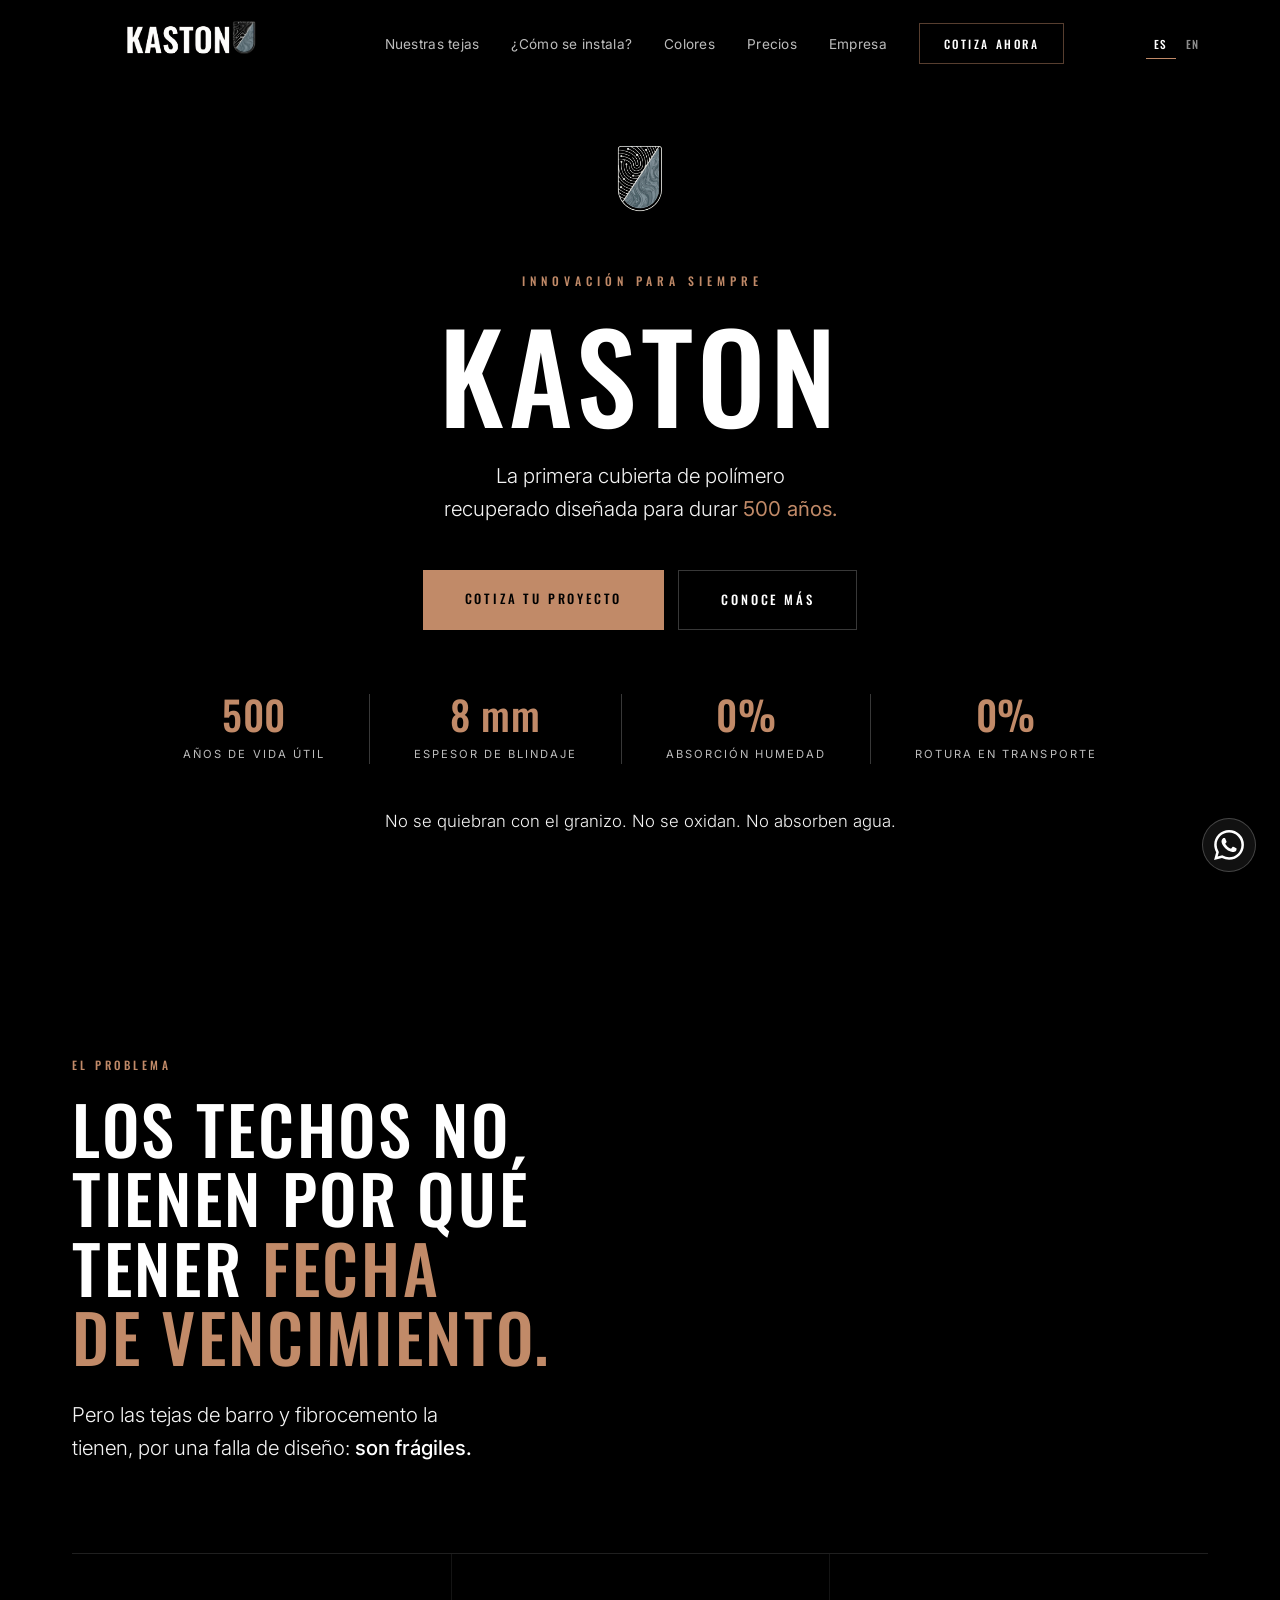
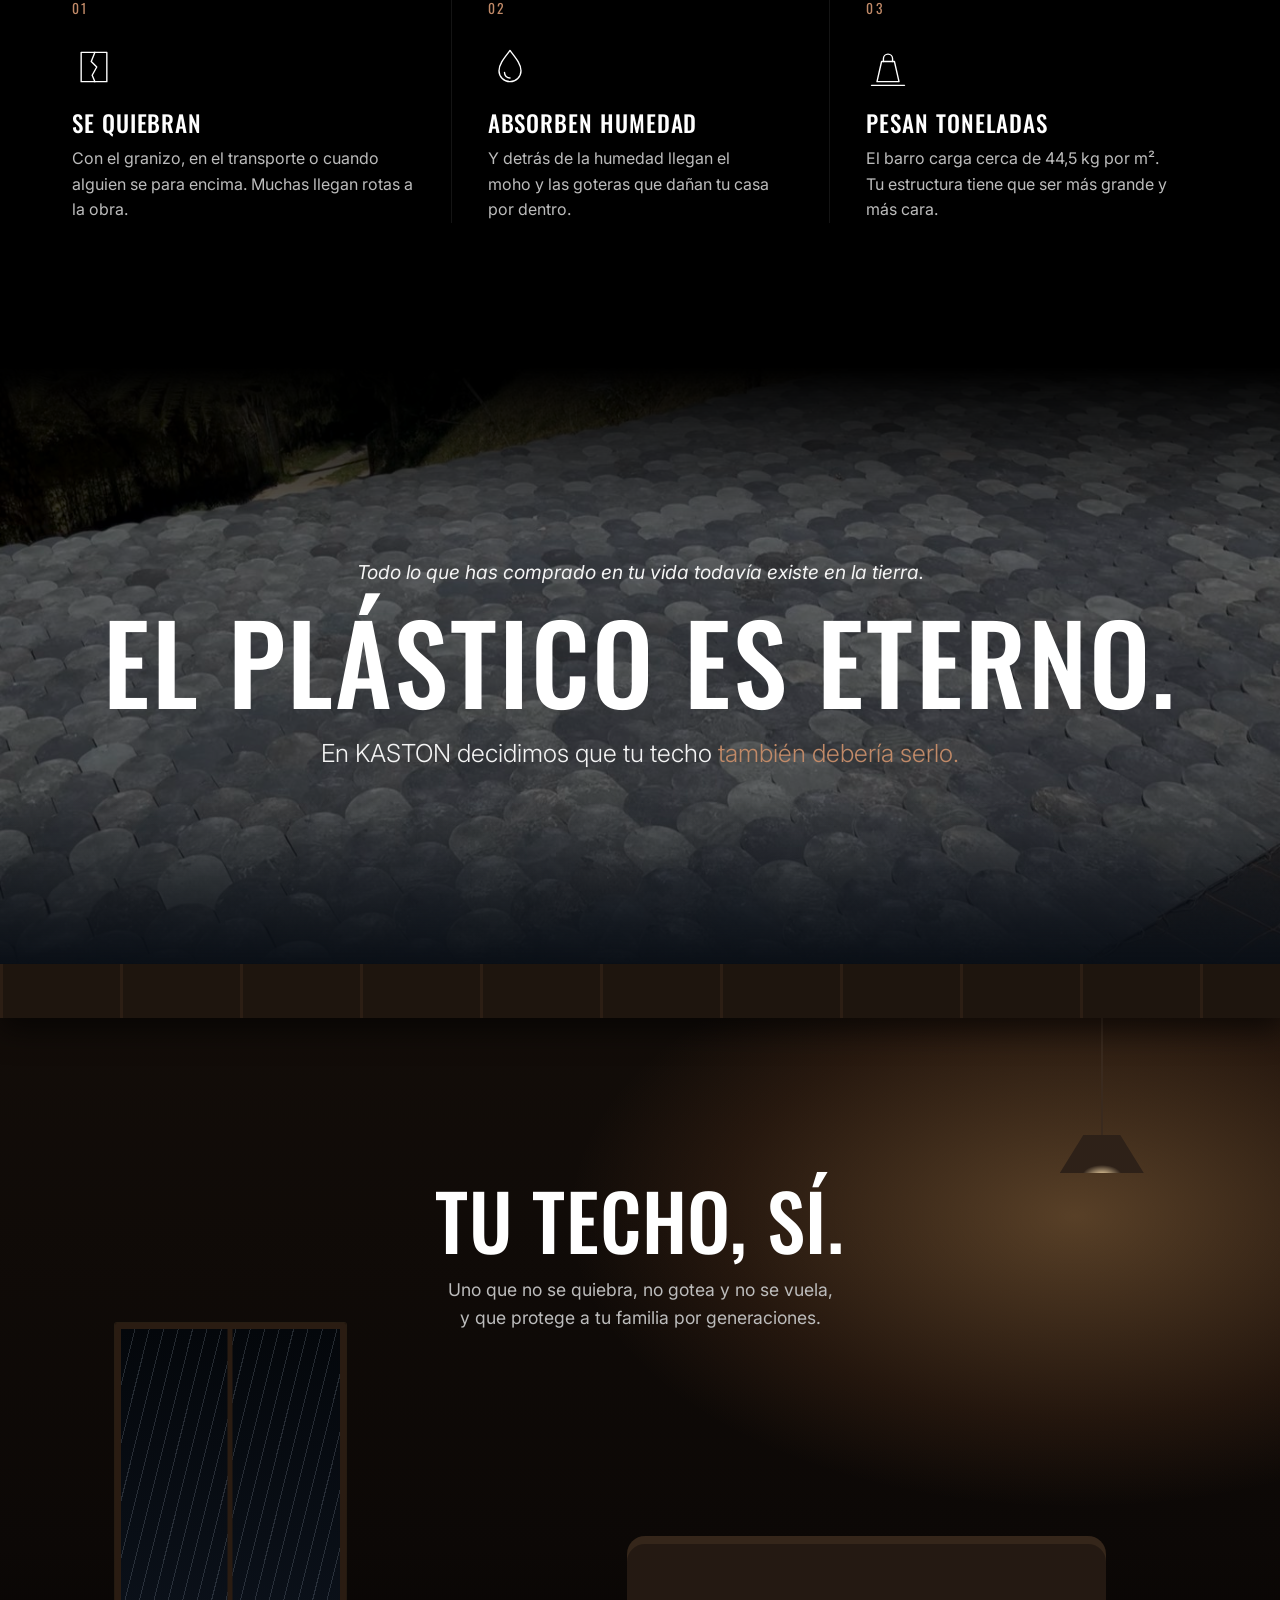
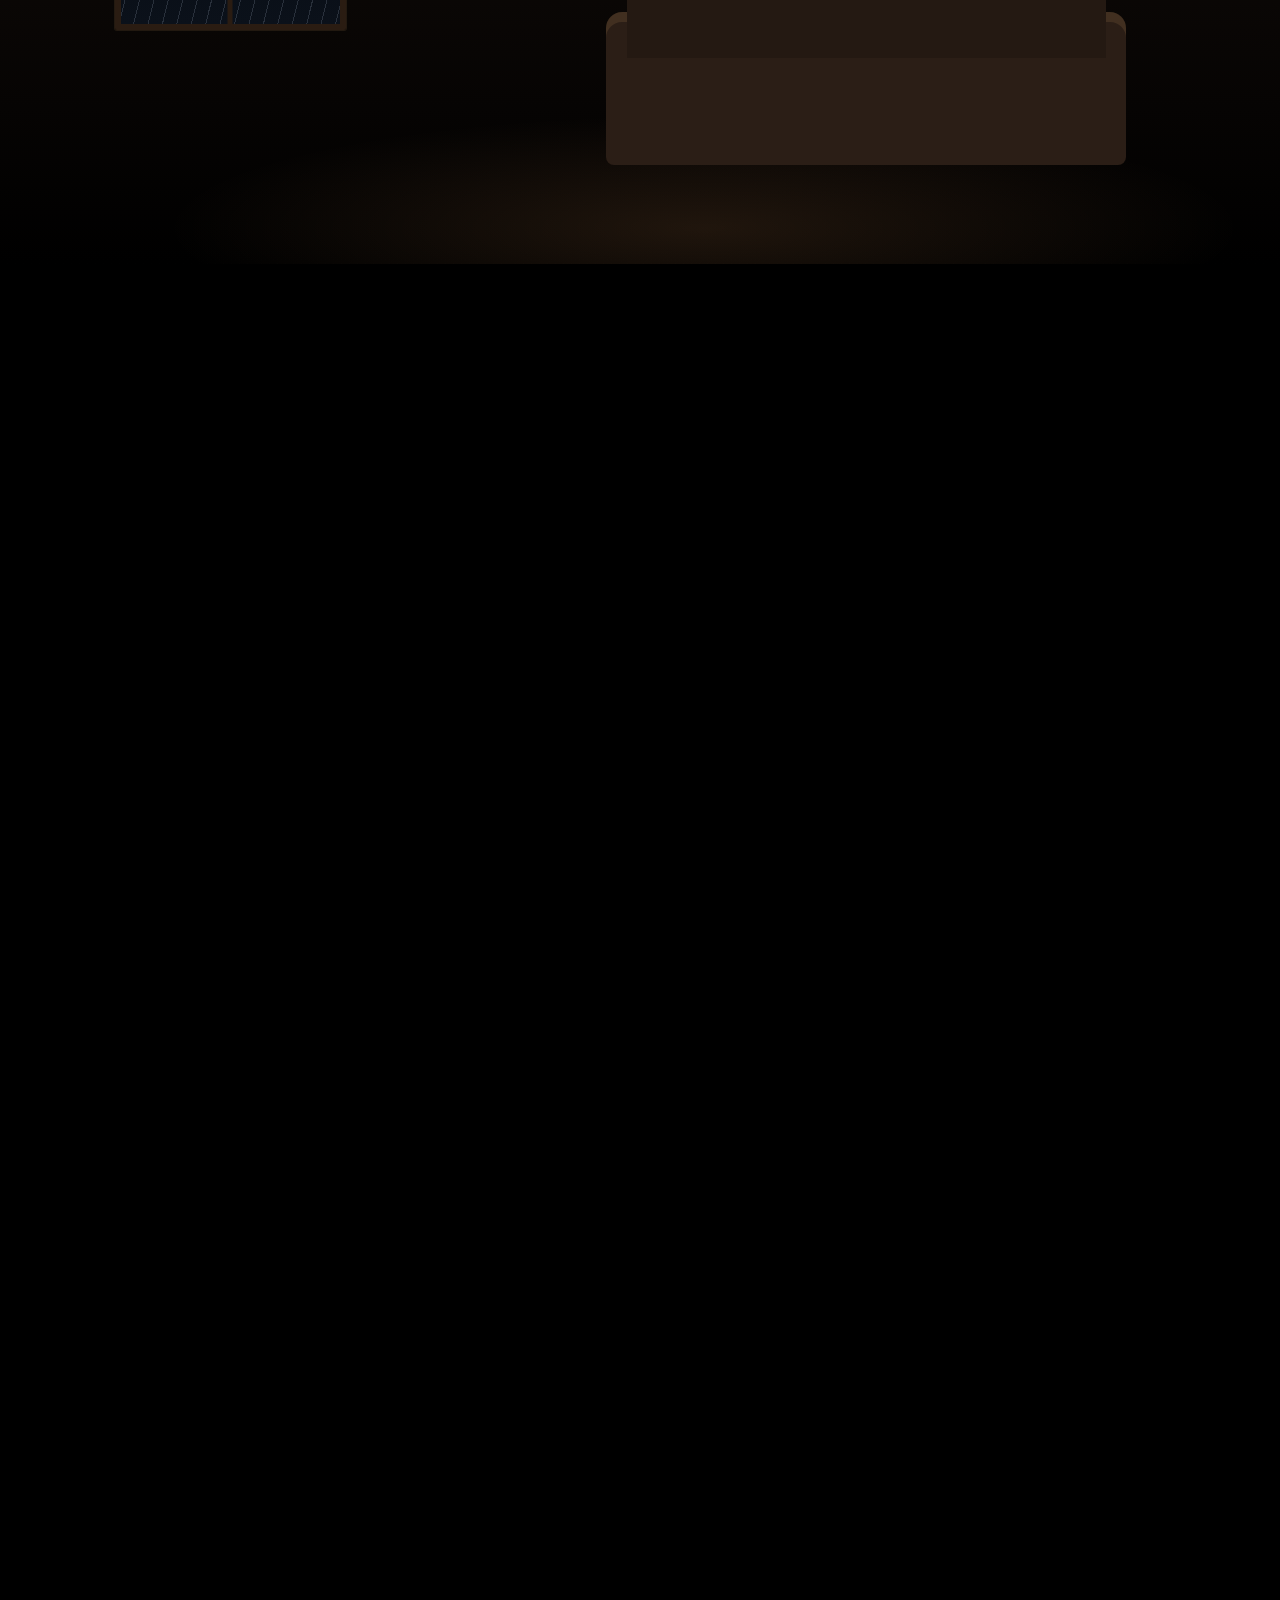
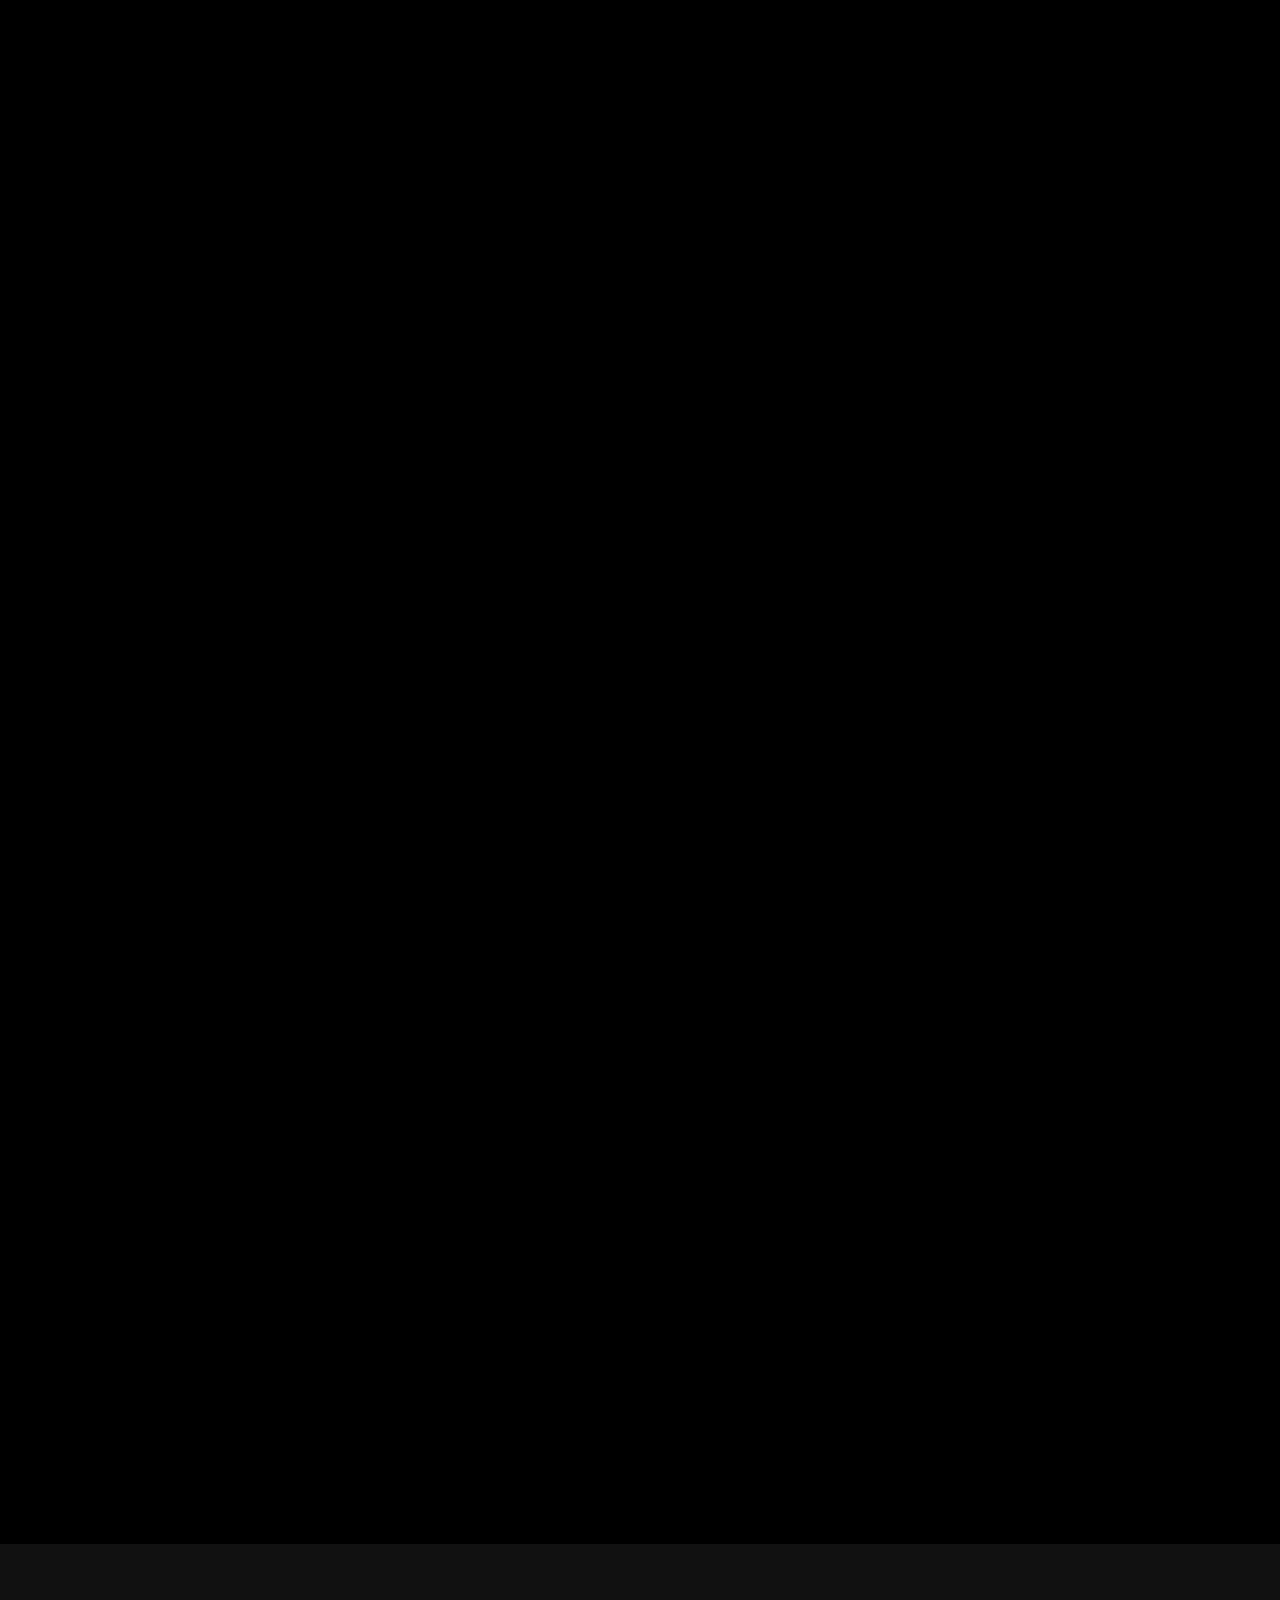
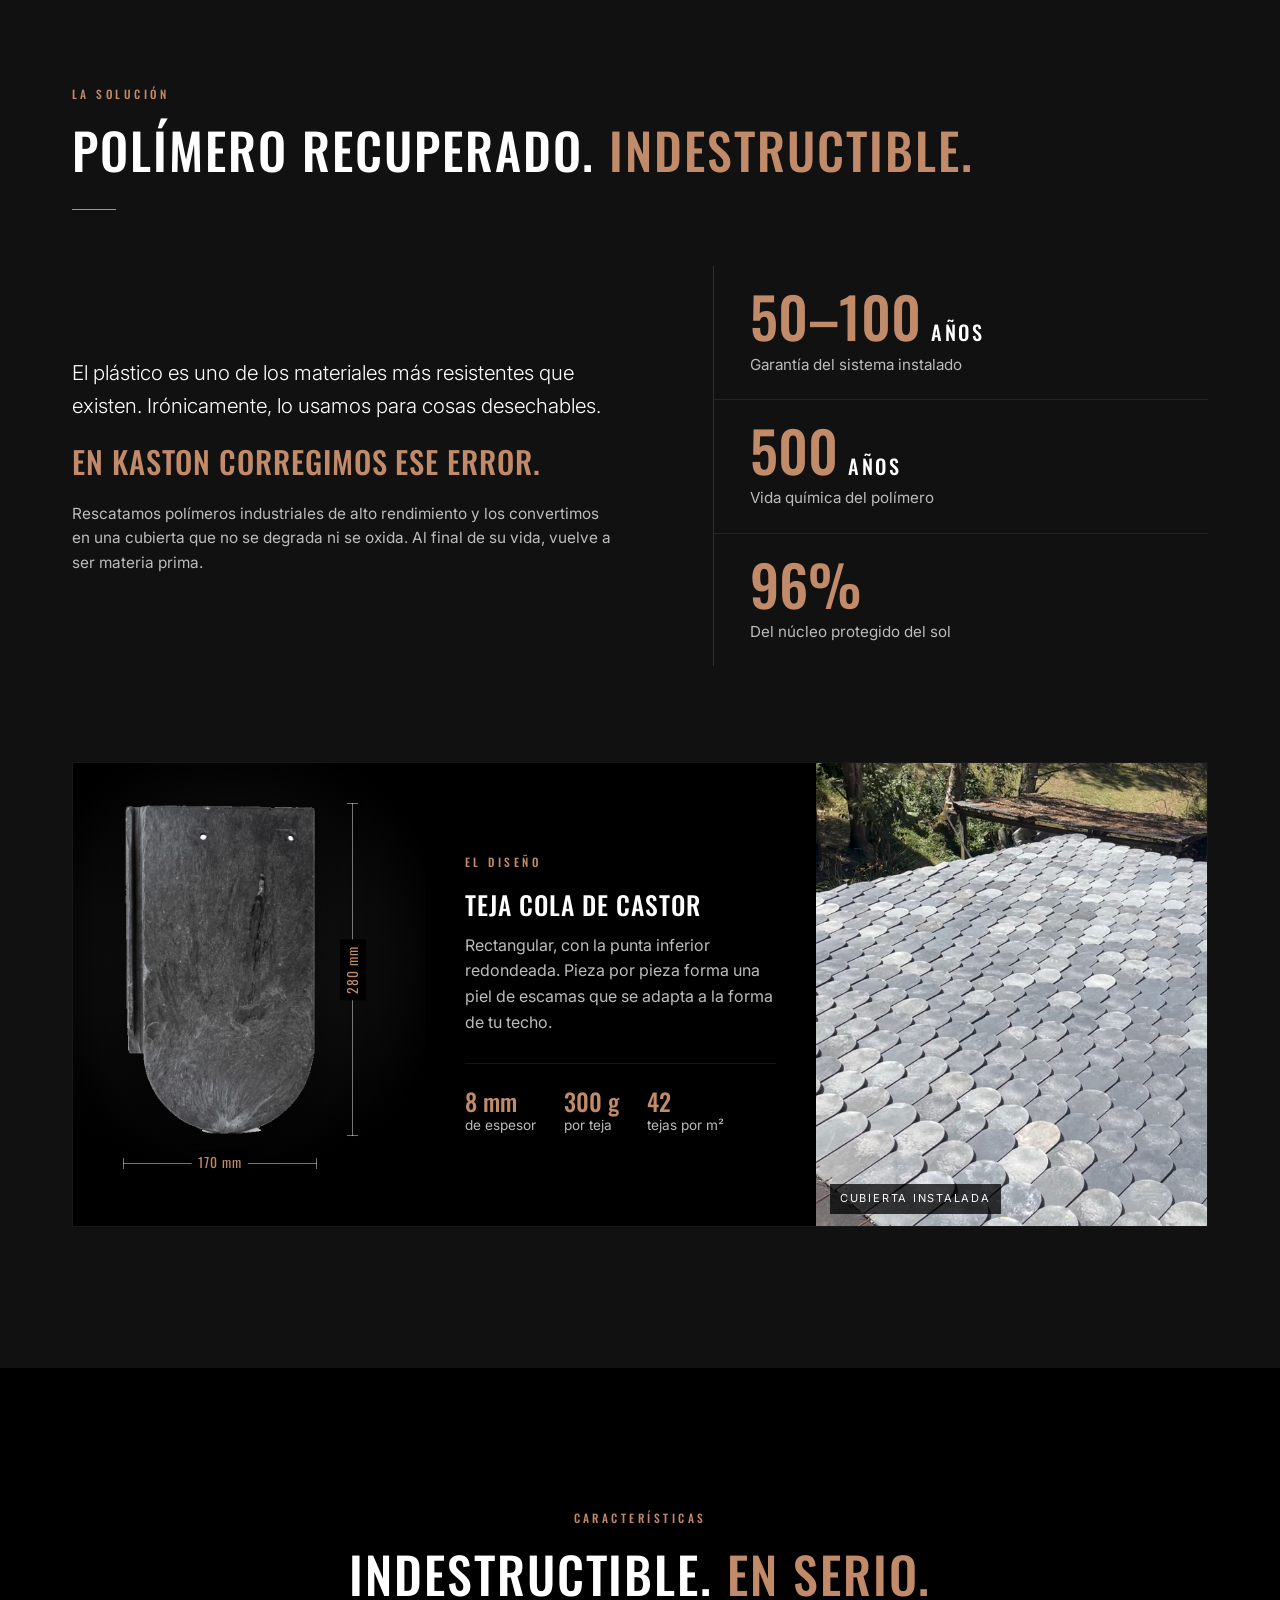
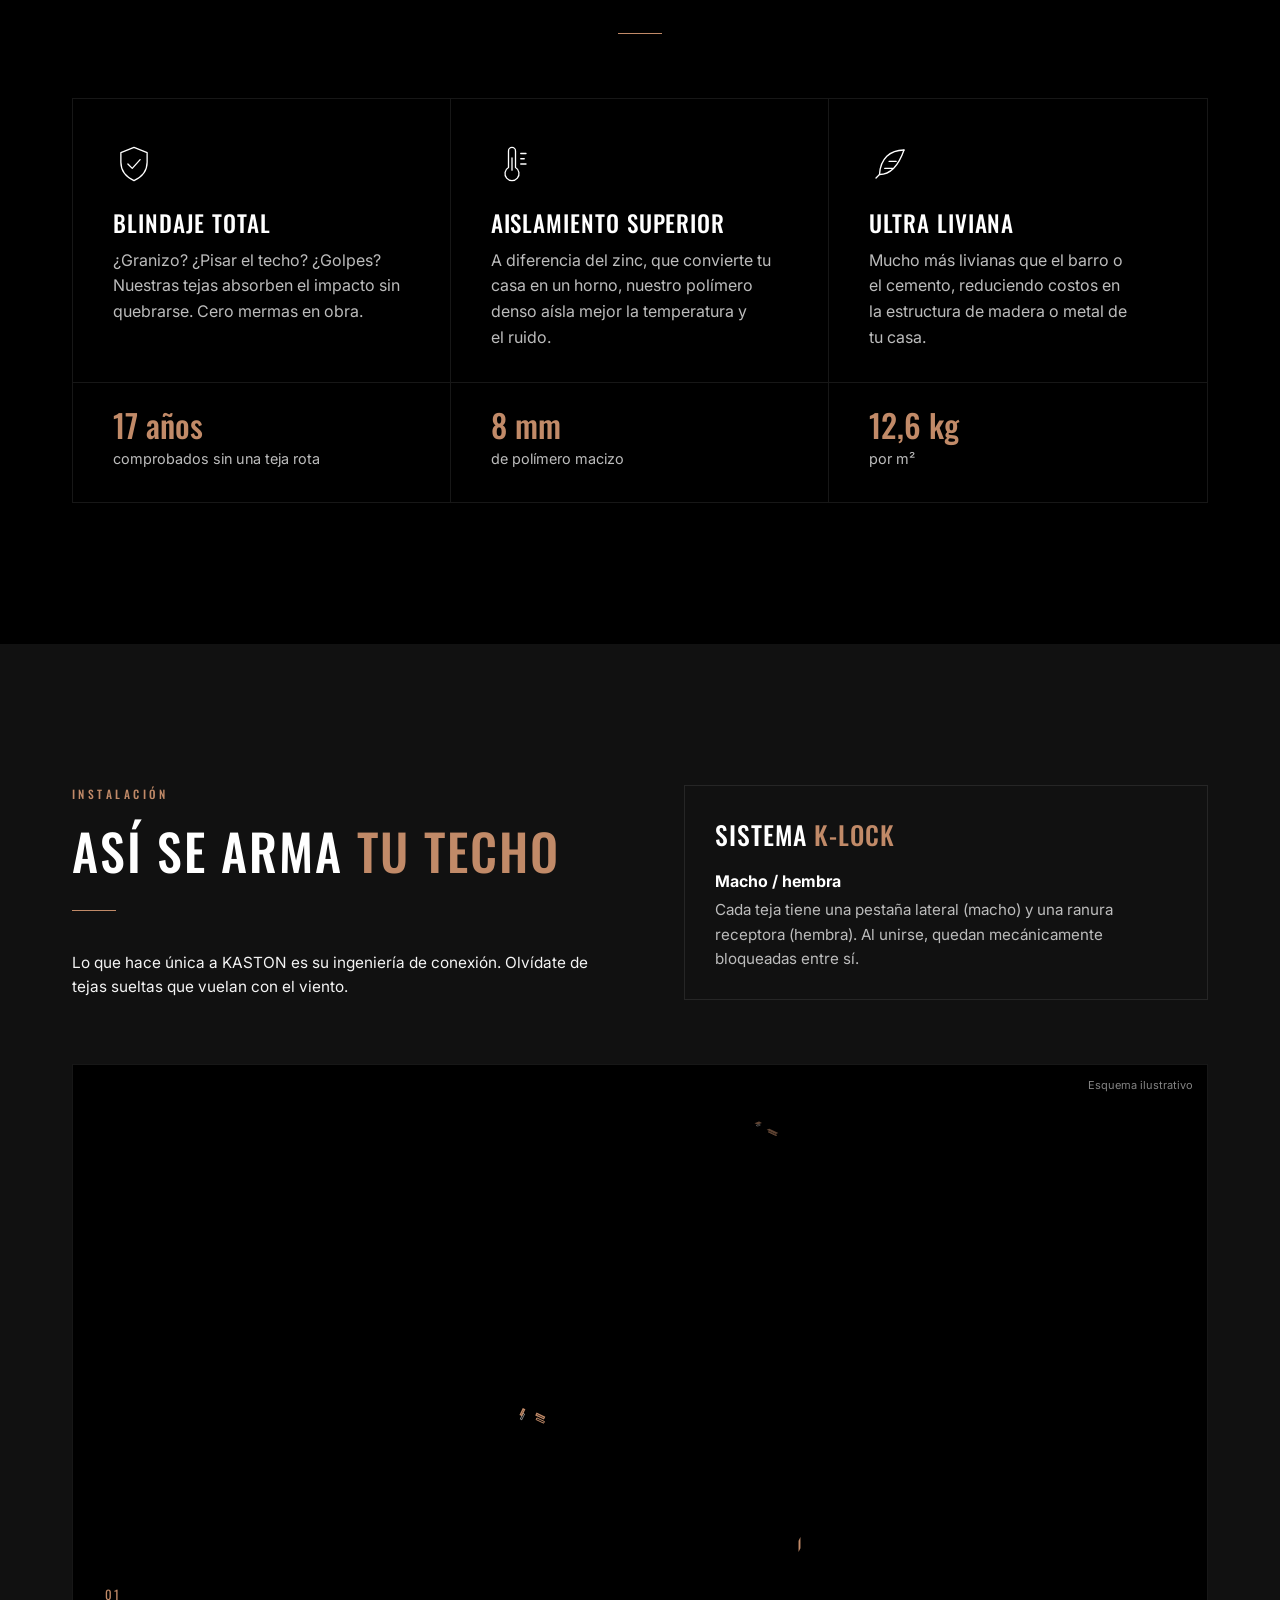
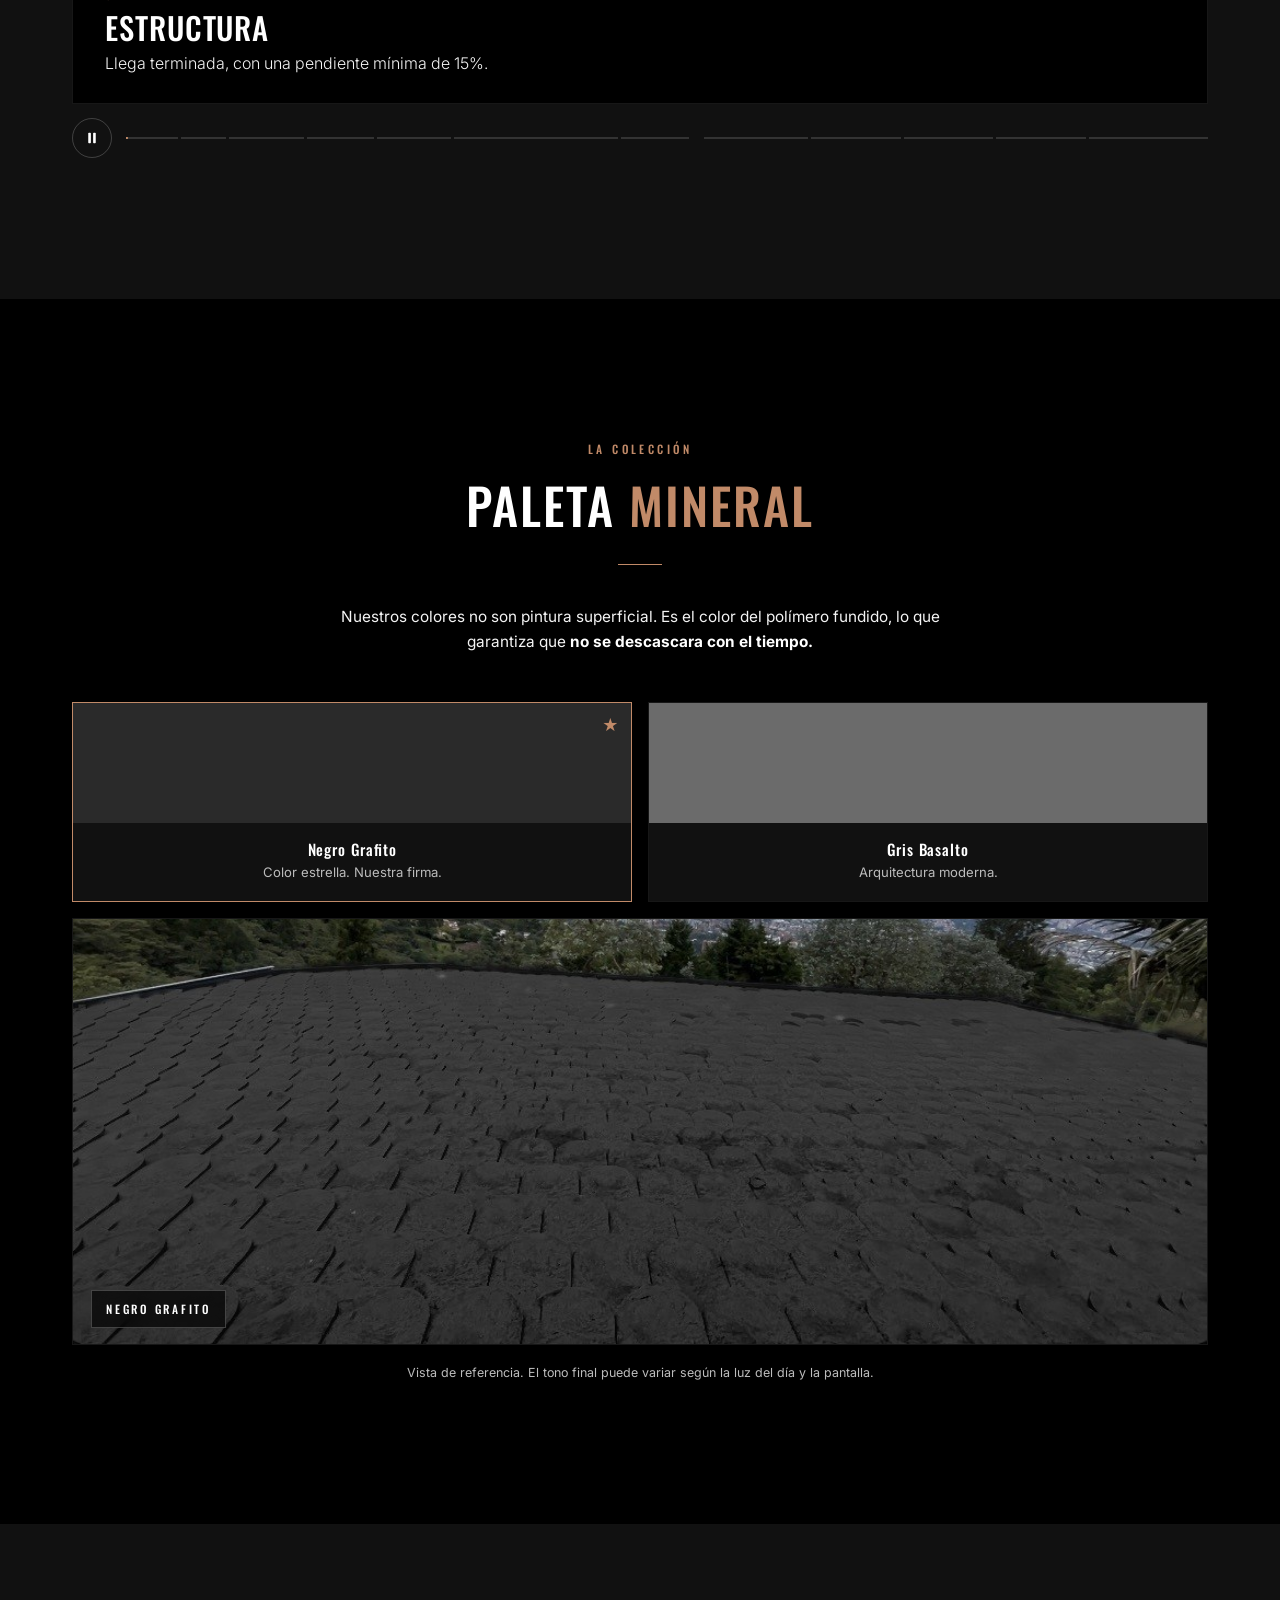
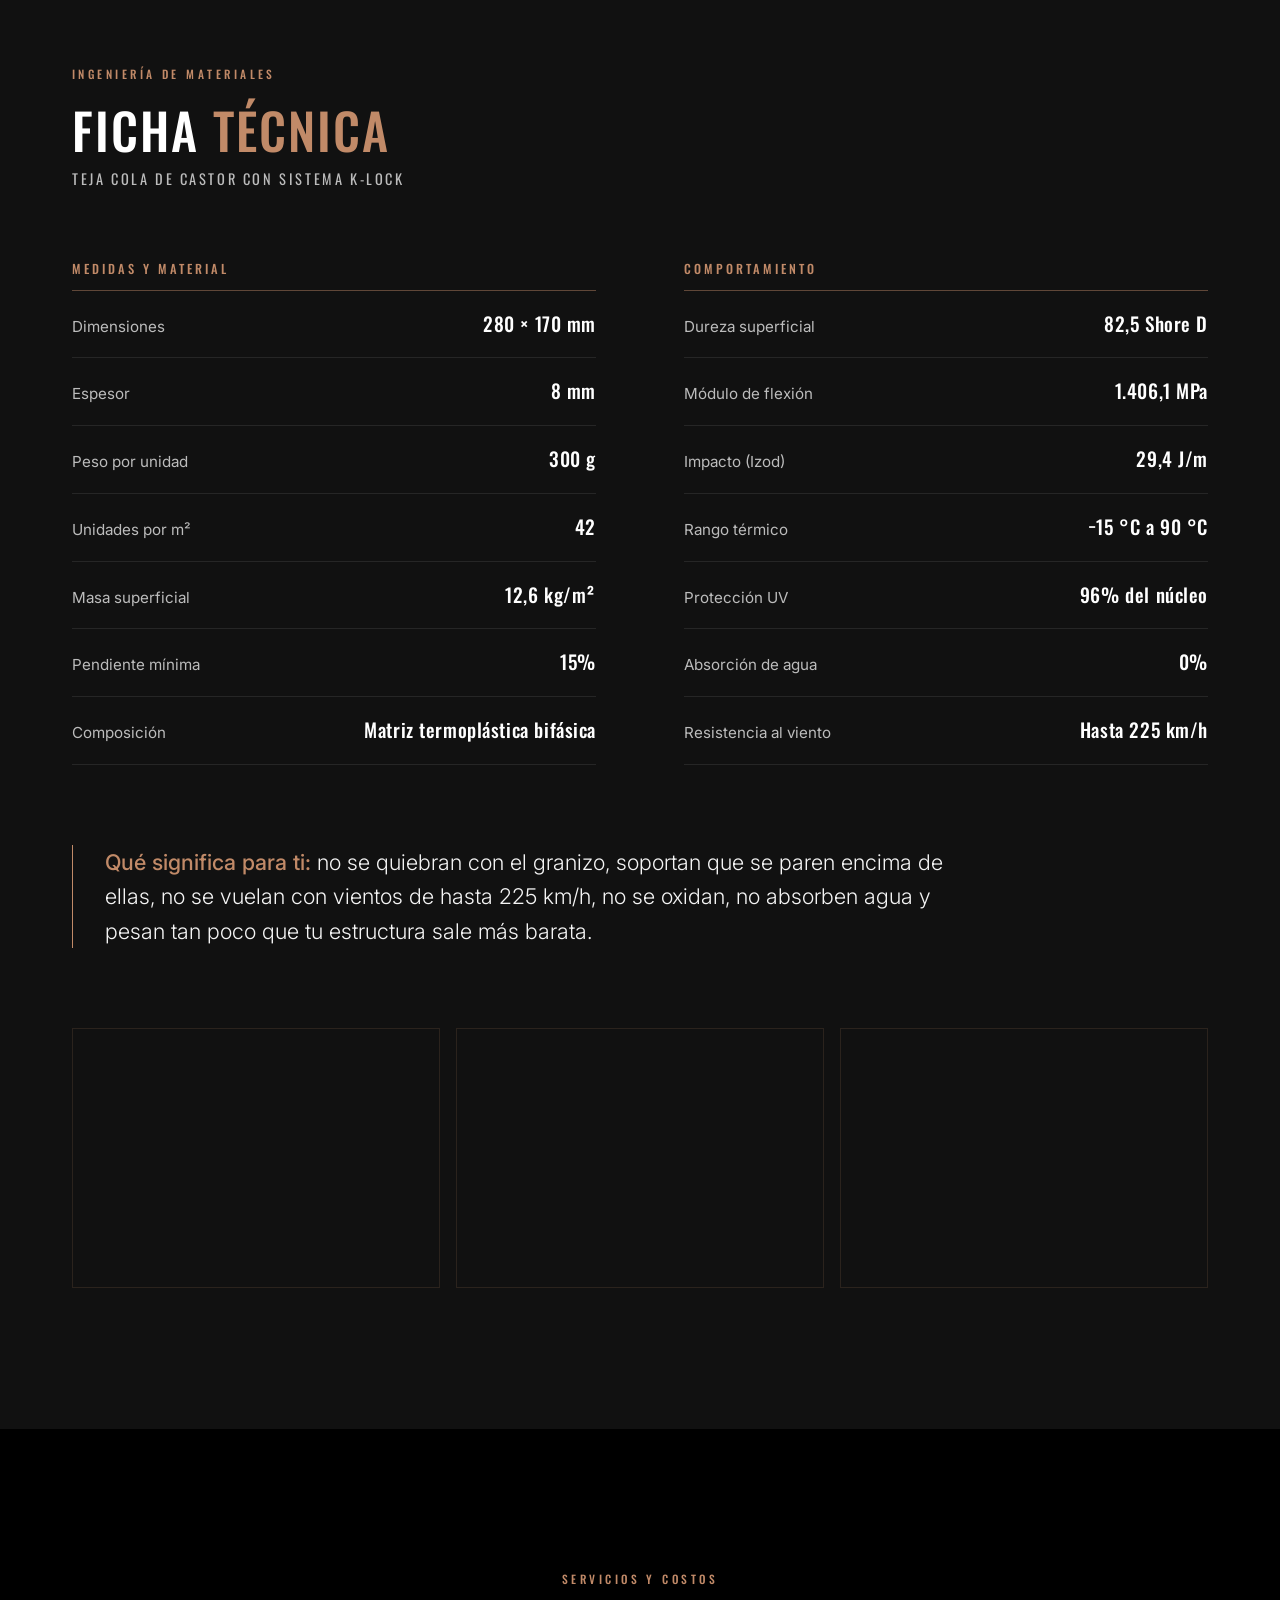
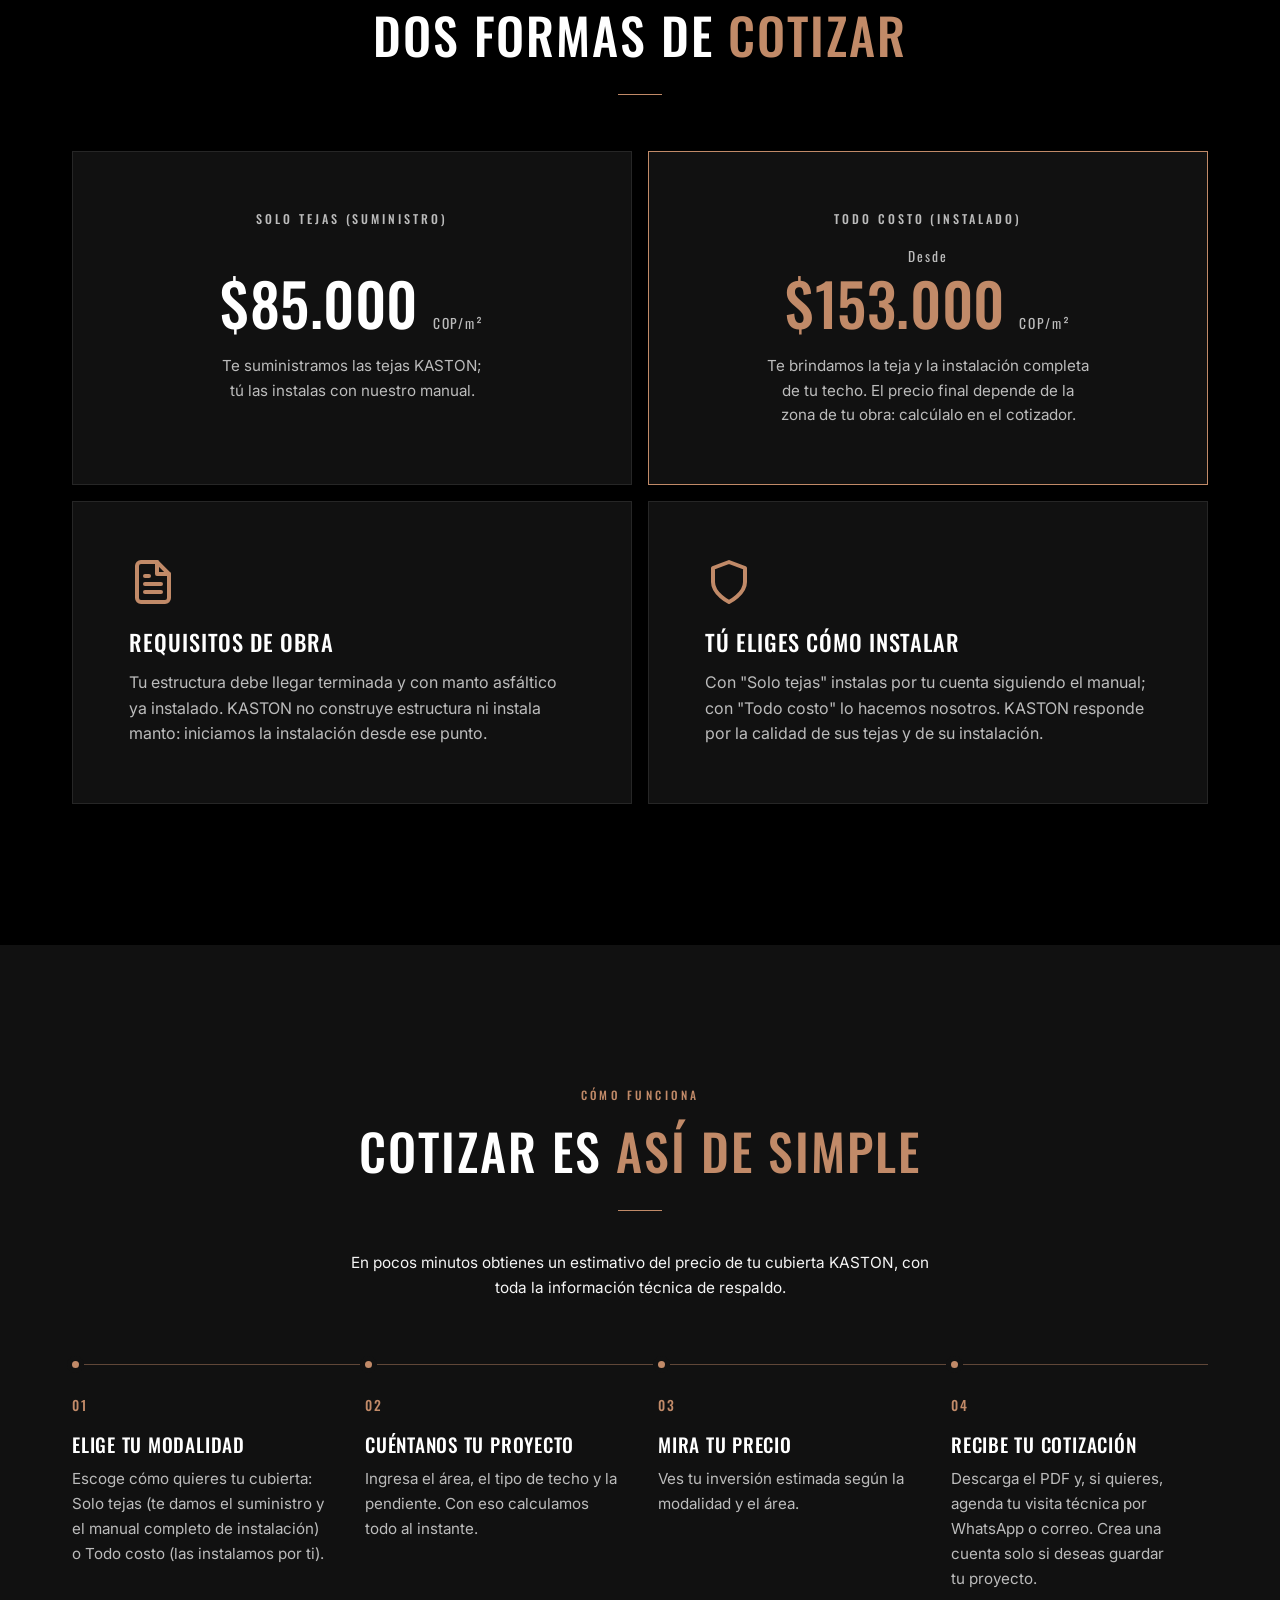
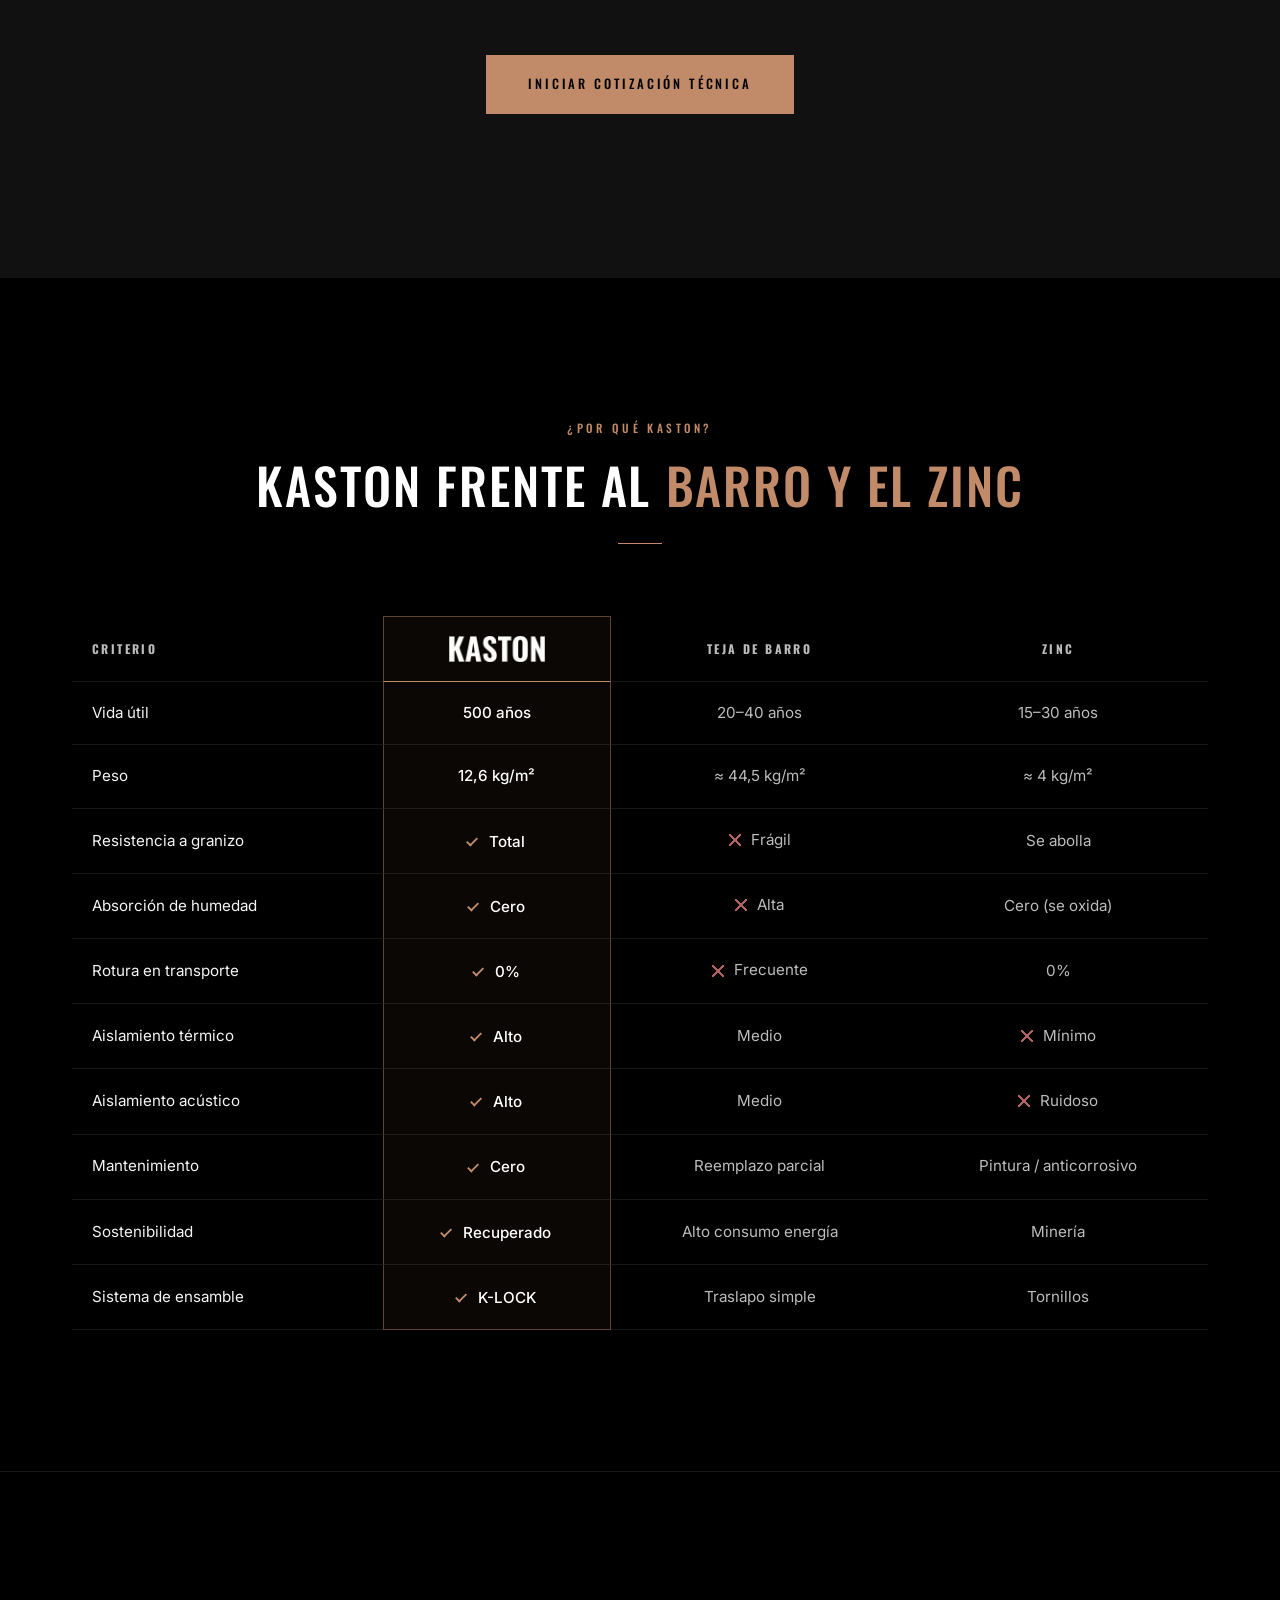
<file: index.html>
<!DOCTYPE html>
<html lang="es">

<head>
    <meta charset="UTF-8">
    <meta name="viewport" content="width=device-width, initial-scale=1.0">
    <title>KASTON | Cubiertas de Polímero Recuperado | 500 Años de Durabilidad</title>
    <meta name="description"
        content="KASTON: la primera cubierta de polímero recuperado diseñada para durar 500 años. Indestructible, liviana, sostenible.">
    <meta property="og:title" content="KASTON | Cubiertas de Polímero Recuperado">
    <meta property="og:description" content="La primera cubierta de polímero recuperado diseñada para durar 500 años. Indestructible, liviana y sostenible.">
    <meta property="og:image" content="real-roof-2.jpg">
    <meta property="og:type" content="website">
    <meta name="twitter:card" content="summary_large_image">
    <meta name="twitter:title" content="KASTON | Cubiertas de Polímero Recuperado">
    <meta name="twitter:description" content="La primera cubierta de polímero recuperado diseñada para durar 500 años.">
    <meta name="twitter:image" content="real-roof-2.jpg">
    <link rel="preconnect" href="https://fonts.googleapis.com">
    <link rel="preconnect" href="https://fonts.gstatic.com" crossorigin>
    <link
        href="https://fonts.googleapis.com/css2?family=Oswald:wght@400;500;600;700&family=Inter:wght@300;400;500;600;700&display=swap"
        rel="stylesheet">
    <style>
        /* =============================================
           CUSTOM PROPERTIES
           ============================================= */
        :root {
            --bg: #000000;
            --gold: #C18A68;
            --gold-dark: #8a6f4e;
            --white: #FFFFFF;
            --light: #F4F4F4;
            --muted: #bcbcbc;
            --surface: #111111;
            --surface-light: #1a1a1a;
            --font-heading: 'Oswald', 'Now', 'Gotham', sans-serif;
            --font-body: 'Inter', 'Now', 'Gotham', sans-serif;
            --nav-height: 110px;
            --ease: cubic-bezier(0.25, 0.46, 0.45, 0.94);
        }

        /* =============================================
           RESET & BASE
           ============================================= */
        *,
        *::before,
        *::after {
            margin: 0;
            padding: 0;
            box-sizing: border-box;
        }

        html {
            scroll-behavior: smooth;
            scroll-padding-top: var(--nav-height);
        }

        body {
            background: var(--bg);
            color: var(--white);
            font-family: var(--font-body);
            line-height: 1.6;
            -webkit-font-smoothing: antialiased;
            -moz-osx-font-smoothing: grayscale;
            overflow-x: hidden;
        }

        /* =============================================
           TYPOGRAPHY
           ============================================= */
        h1,
        h2,
        h3,
        h4 {
            font-family: var(--font-heading);
            font-weight: 700;
            text-transform: uppercase;
            letter-spacing: 0.04em;
            line-height: 1.15;
        }

        h1 {
            font-size: clamp(2.8rem, 5.5vw, 5rem);
        }

        h2 {
            font-size: clamp(2rem, 3.5vw, 3.2rem);
        }

        h3 {
            font-size: clamp(1.3rem, 2vw, 1.8rem);
        }

        h4 {
            font-size: clamp(1rem, 1.5vw, 1.3rem);
        }

        p {
            font-size: clamp(0.95rem, 1.2vw, 1.1rem);
            color: var(--light);
            font-weight: 300;
        }

        .gold {
            color: var(--gold);
        }

        /* =============================================
           LAYOUT HELPERS
           ============================================= */
        .container {
            max-width: 1200px;
            margin: 0 auto;
            padding: 0 32px;
            width: 100%;
        }

        section {
            padding: 120px 0;
            position: relative;
        }

        .section-label {
            font-family: var(--font-heading);
            font-size: 0.75rem;
            letter-spacing: 3px;
            text-transform: uppercase;
            color: var(--gold);
            margin-bottom: 12px;
            opacity: 0.8;
        }

        .section-divider {
            width: 60px;
            height: 3px;
            background: var(--gold);
            margin: 24px 0;
        }

        .two-col {
            display: grid;
            grid-template-columns: 1fr 1fr;
            gap: 56px;
            align-items: start;
        }

        /* =============================================
           NAVBAR
           ============================================= */
        /* Barra de avance: cuanto llevas recorrido del inicio */
        .scroll-progress {
            position: fixed;
            top: 0;
            left: 0;
            height: 2px;
            width: 0;
            background: linear-gradient(90deg, var(--gold-dark), var(--gold));
            z-index: 1001;
            pointer-events: none;
            transition: width 0.12s linear;
        }

        @media (prefers-reduced-motion: reduce) {
            .scroll-progress { transition: none; }
        }

        .navbar {
            position: fixed;
            top: 0;
            left: 0;
            right: 0;
            height: var(--nav-height);
            z-index: 1000;
            display: flex;
            align-items: center;
            transition: background 0.35s var(--ease), box-shadow 0.35s var(--ease);
            background: transparent;
        }

        .navbar.scrolled {
            background: rgba(0, 0, 0, 0.92);
            backdrop-filter: blur(16px);
            -webkit-backdrop-filter: blur(16px);
            box-shadow: 0 1px 0 rgba(193, 138, 104, 0.15);
        }

        .navbar .container {
            display: flex;
            align-items: center;
            justify-content: space-between;
        }

        .nav-logo {
            font-family: var(--font-heading);
            font-size: 1.6rem;
            font-weight: 700;
            color: var(--white);
            letter-spacing: 4px;
            text-decoration: none;
        }

        .nav-links {
            display: flex;
            align-items: center;
            gap: 32px;
            list-style: none;
        }

        .nav-links a {
            font-family: var(--font-body);
            font-size: 0.85rem;
            font-weight: 500;
            color: var(--muted);
            text-decoration: none;
            letter-spacing: 0.5px;
            transition: color 0.25s;
            position: relative;
        }

        .nav-links a:hover,
        .nav-links a.active {
            color: var(--gold);
        }

        .nav-links a.active::after {
            content: '';
            position: absolute;
            bottom: -4px;
            left: 0;
            right: 0;
            height: 2px;
            background: var(--gold);
            border-radius: 1px;
        }

        .nav-cta {
            font-family: var(--font-heading) !important;
            font-size: 0.8rem !important;
            letter-spacing: 2px !important;
            text-transform: uppercase;
            background: var(--gold) !important;
            color: var(--bg) !important;
            padding: 10px 24px;
            border-radius: 6px;
            font-weight: 600 !important;
            transition: background 0.25s, transform 0.25s !important;
        }

        .nav-cta:hover {
            background: var(--gold-dark) !important;
            transform: translateY(-1px);
        }

        .nav-cta::after {
            display: none !important;
        }

        /* Language Toggle */
        .lang-toggle {
            display: flex;
            align-items: center;
            gap: 0;
            background: rgba(255, 255, 255, 0.06);
            border: 1px solid rgba(193, 138, 104, 0.25);
            border-radius: 6px;
            overflow: hidden;
            flex-shrink: 0;
        }

        .lang-toggle button {
            font-family: var(--font-heading);
            font-size: 0.7rem;
            letter-spacing: 1.5px;
            font-weight: 600;
            padding: 7px 12px;
            background: transparent;
            color: var(--muted);
            border: none;
            cursor: pointer;
            transition: all 0.25s;
        }

        .lang-toggle button.active {
            background: var(--gold);
            color: var(--bg);
        }

        .lang-toggle button:hover:not(.active) {
            color: var(--white);
            background: rgba(255, 255, 255, 0.06);
        }

        /* Hamburger */
        .hamburger {
            display: none;
            flex-direction: column;
            gap: 5px;
            background: none;
            border: none;
            cursor: pointer;
            padding: 4px;
        }

        .hamburger span {
            width: 24px;
            height: 2px;
            background: var(--white);
            border-radius: 2px;
            transition: all 0.3s;
        }

        .hamburger.open span:nth-child(1) {
            transform: rotate(45deg) translate(5px, 5px);
        }

        .hamburger.open span:nth-child(2) {
            opacity: 0;
        }

        .hamburger.open span:nth-child(3) {
            transform: rotate(-45deg) translate(5px, -5px);
        }

        .nav-right {
            display: flex;
            align-items: center;
            gap: 16px;
        }

        /* =============================================
           BUTTONS
           ============================================= */
        .btn {
            display: inline-block;
            font-family: var(--font-heading);
            font-size: 0.9rem;
            font-weight: 600;
            letter-spacing: 2px;
            text-transform: uppercase;
            text-decoration: none;
            padding: 16px 40px;
            border-radius: 8px;
            transition: all 0.3s var(--ease);
            cursor: pointer;
            border: none;
        }

        .btn-gold {
            background: var(--gold);
            color: var(--bg);
        }

        .btn-gold:hover {
            background: #d49b76;
            transform: translateY(-2px);
            box-shadow: 0 8px 30px rgba(193, 138, 104, 0.3);
        }

        .btn-outline {
            background: transparent;
            color: var(--gold);
            border: 2px solid var(--gold);
        }

        .btn-outline:hover {
            background: rgba(193, 138, 104, 0.1);
            transform: translateY(-2px);
        }

        /* =============================================
           HERO
           ============================================= */
        .hero {
            min-height: 100vh;
            display: flex;
            align-items: center;
            justify-content: center;
            text-align: center;
            padding: 120px 0 80px;
            position: relative;
        }

        .hero::after {
            content: '';
            position: absolute;
            bottom: 0;
            left: 10%;
            right: 10%;
            height: 1px;
            background: linear-gradient(90deg, transparent, var(--gold-dark), transparent);
        }

        .hero-bg {
            position: absolute;
            inset: 0;
            overflow: hidden;
            z-index: 0;
        }

        .hero-bg video {
            position: absolute;
            inset: 0;
            width: 100%;
            height: 100%;
            object-fit: cover;
            opacity: 0;
            transition: opacity 0.9s ease;
        }

        .hero-bg video.active {
            opacity: 0.22;
        }

        .hero .container {
            position: relative;
            z-index: 1;
        }

        .nav-logo-img {
            height: 130px;
            width: auto;
            image-rendering: crisp-edges;
            filter: drop-shadow(0px 2px 4px rgba(0, 0, 0, 0.2));
            transition: transform 0.3s ease;
        }

        .nav-logo-img:hover {
            transform: scale(1.05);
        }

        /* Gallery */
        .gallery {
            display: grid;
            grid-template-columns: repeat(3, 1fr);
            gap: 16px;
            margin-top: 40px;
        }

        .gallery-img {
            width: 100%;
            height: 260px;
            object-fit: cover;
            border-radius: 12px;
            border: 1px solid rgba(193, 138, 104, 0.15);
            transition: transform 0.35s var(--ease);
        }

        .gallery-img:hover {
            transform: scale(1.03);
        }

        @media (max-width: 900px) {
            .gallery {
                grid-template-columns: 1fr;
            }

            .gallery-img {
                height: 200px;
            }
        }

        /* Specs grid */
        .specs-grid {
            display: grid;
            grid-template-columns: repeat(auto-fit, minmax(200px, 1fr));
            gap: 16px;
            margin-top: 32px;
        }

        .spec-item {
            background: var(--surface);
            border: 1px solid rgba(193, 138, 104, 0.12);
            border-left: 3px solid var(--gold);
            border-radius: 10px;
            padding: 20px 16px;
            text-align: center;
            word-break: break-word;
            overflow-wrap: break-word;
            transition: transform 0.35s var(--ease), box-shadow 0.35s var(--ease);
        }

        .spec-item:hover {
            transform: translateY(-3px);
            box-shadow: 0 10px 30px rgba(193, 138, 104, 0.12);
        }

        .spec-item .spec-val {
            font-family: var(--font-heading);
            font-size: 1.5rem;
            color: var(--gold);
            font-weight: 700;
            line-height: 1;
            margin-bottom: 6px;
            letter-spacing: -0.5px;
        }

        .spec-item .spec-lbl {
            font-size: 0.7rem;
            color: var(--muted);
            text-transform: uppercase;
            letter-spacing: 1.5px;
            font-weight: 300;
        }

        .hero-subtitle {
            font-family: var(--font-heading);
            font-size: 0.85rem;
            letter-spacing: 5px;
            color: var(--gold);
            margin-bottom: 32px;
        }

        .hero h1 {
            margin-bottom: 20px;
        }

        .hero-tagline {
            font-size: clamp(1.05rem, 1.6vw, 1.35rem) !important;
            color: var(--light) !important;
            max-width: 680px;
            margin: 0 auto 40px;
            line-height: 1.7;
        }

        .hero-cta-group {
            display: flex;
            gap: 16px;
            justify-content: center;
            flex-wrap: wrap;
            margin-bottom: 56px;
        }

        .hero-stats {
            display: flex;
            justify-content: center;
            gap: 48px;
            flex-wrap: wrap;
        }

        .hero-stat {
            text-align: center;
        }

        .hero-stat .number {
            font-family: var(--font-heading);
            font-size: 2.8rem;
            font-weight: 700;
            color: var(--gold);
            line-height: 1;
            letter-spacing: -0.5px;
        }

        .hero-claim {
            margin: 40px auto 0;
            max-width: 560px;
            color: var(--light);
            font-size: 1.05rem;
            line-height: 1.6;
        }

        .hero-stat .label {
            font-size: 0.7rem;
            color: var(--muted);
            text-transform: uppercase;
            letter-spacing: 2px;
            margin-top: 8px;
            font-weight: 300;
        }

        /* =============================================
           CARDS
           ============================================= */
        .card-grid {
            display: grid;
            grid-template-columns: repeat(auto-fit, minmax(300px, 1fr));
            gap: 24px;
        }

        .card {
            background: var(--surface);
            border: 1px solid rgba(193, 138, 104, 0.15);
            border-left: 3px solid rgba(193, 138, 104, 0.4);
            border-radius: 12px;
            padding: 36px 28px;
            transition: border-color 0.35s var(--ease), transform 0.35s var(--ease), box-shadow 0.35s var(--ease);
            word-break: break-word;
            overflow-wrap: break-word;
        }

        .card:hover {
            border-color: var(--gold);
            border-left-color: var(--gold);
            transform: translateY(-4px);
            box-shadow: 0 14px 40px rgba(193, 138, 104, 0.14);
        }

        .card-icon {
            width: 56px;
            height: 56px;
            margin-bottom: 20px;
        }

        /* =============================================
           MOMENTOS INTERACTIVOS: Problema / Solución
           ============================================= */
        .spot {
            position: relative;
            overflow: hidden;
        }

        .spot::before {
            content: '';
            position: absolute;
            inset: 0;
            background: radial-gradient(320px circle at var(--mx, 50%) var(--my, 50%), rgba(193, 138, 104, 0.18), transparent 70%);
            opacity: 0;
            transition: opacity 0.4s ease;
            pointer-events: none;
            z-index: 0;
        }

        .spot:hover::before {
            opacity: 1;
        }

        .spot > * {
            position: relative;
            z-index: 1;
        }

        /* Características: el visto se redibuja al pasar el cursor */
        .shield-check {
            stroke-dasharray: 42;
            stroke-dashoffset: 0;
        }

        .card:hover .shield-check {
            animation: drawCheck 0.6s var(--ease);
        }

        @keyframes drawCheck {
            from { stroke-dashoffset: 42; }
            to { stroke-dashoffset: 0; }
        }

        /* Características: la onda de calor fluye y se atenúa */
        .card:hover .insul-wave {
            stroke-dasharray: 6 3;
            animation: flowDash 1.1s linear infinite;
        }

        /* Características: el ícono liviano flota */
        .light-icon {
            transform-box: fill-box;
            transform-origin: center;
        }

        .card:hover .light-icon {
            animation: floatUp 1.9s ease-in-out infinite;
        }

        @keyframes floatUp {
            0%, 100% { transform: translateY(0); }
            50% { transform: translateY(-4px); }
        }

        .card h4 {
            color: var(--gold);
            margin-bottom: 12px;
            font-size: 1.1rem;
        }

        .card p {
            font-size: 0.92rem;
            color: var(--muted);
            line-height: 1.7;
        }

        /* =============================================
           FEATURE LIST
           ============================================= */
        .feature-list {
            list-style: none;
        }

        .feature-list li {
            padding: 16px 0;
            border-bottom: 1px solid rgba(255, 255, 255, 0.06);
            display: flex;
            align-items: flex-start;
            gap: 16px;
        }

        .feature-list li::before {
            content: '';
            width: 8px;
            height: 8px;
            min-width: 8px;
            background: var(--gold);
            border-radius: 50%;
            margin-top: 8px;
        }

        .feature-list li strong {
            color: var(--white);
            display: block;
            margin-bottom: 4px;
        }

        .feature-list li span {
            color: var(--muted);
            font-size: 0.92rem;
        }

        /* =============================================
           COMPARISON TABLE
           ============================================= */
        .comp-table {
            width: 100%;
            min-width: 640px;
            border-collapse: separate;
            border-spacing: 0;
            margin-top: 32px;
            font-size: 0.95rem;
        }

        .comp-table th,
        .comp-table td {
            padding: 16px 20px;
            text-align: center;
            border-bottom: 1px solid rgba(255, 255, 255, 0.08);
        }

        .comp-table th {
            font-family: var(--font-heading);
            letter-spacing: 1.5px;
            text-transform: uppercase;
            font-size: 0.75rem;
            color: var(--muted);
            padding-bottom: 18px;
        }

        .comp-table th.kcol {
            color: var(--gold);
            border-bottom: 2px solid var(--gold);
        }

        .comp-table td:first-child {
            text-align: left;
            color: var(--light);
            font-weight: 500;
        }

        .comp-table .kcol {
            background: rgba(193, 138, 104, 0.08);
            color: var(--white);
            font-weight: 600;
        }

        .comp-table td {
            color: var(--muted);
        }

        /* wordmark oficial, en blanco y por encima de su tamaño mínimo (96 px) */
        .comp-wordmark {
            display: block;
            width: 96px;
            height: auto;
            margin: 0 auto;
        }

        .comp-table th.kcol {
            border: 1px solid rgba(193, 138, 104, 0.45);
            border-bottom: 2px solid var(--gold);
            border-radius: 10px 10px 0 0;
        }

        .comp-table td.kcol {
            border-left: 1px solid rgba(193, 138, 104, 0.45);
            border-right: 1px solid rgba(193, 138, 104, 0.45);
        }

        .comp-table tbody tr:last-child td.kcol {
            border-bottom: 1px solid rgba(193, 138, 104, 0.45);
        }

        .comp-table tbody tr:hover td {
            background: rgba(255, 255, 255, 0.02);
        }

        .comp-table tbody tr:hover td.kcol {
            background: rgba(193, 138, 104, 0.12);
        }

        /* chulito y equis dibujados, no caracteres */
        .comp-table .ok,
        .comp-table .no {
            display: inline-flex;
            align-items: center;
            gap: 10px;
        }

        .comp-table .ok {
            color: var(--white);
        }

        .comp-table .ok::before {
            content: '';
            width: 11px;
            height: 6px;
            border-left: 2px solid var(--gold);
            border-bottom: 2px solid var(--gold);
            transform: rotate(-45deg) translateY(-2px);
        }

        .comp-table .no {
            color: var(--muted);
        }

        .comp-table .no::before {
            content: '';
            width: 12px;
            height: 12px;
            background:
                linear-gradient(45deg, transparent 44%, #b0605f 44%, #b0605f 56%, transparent 56%),
                linear-gradient(-45deg, transparent 44%, #b0605f 44%, #b0605f 56%, transparent 56%);
        }

        .comp-scroll {
            overflow-x: auto;
        }

        /* =============================================
           SWATCHES
           ============================================= */
        .swatch-row {
            display: flex;
            gap: 24px;
            margin-top: 32px;
        }

        .swatch {
            flex: 1;
            border-radius: 12px;
            overflow: hidden;
            transition: transform 0.35s var(--ease);
        }

        .swatch:hover {
            transform: translateY(-4px);
            box-shadow: 0 14px 40px rgba(0, 0, 0, 0.4);
        }

        .swatch-color {
            height: 120px;
            position: relative;
        }

        .swatch-color.star::after {
            content: '\2605';
            position: absolute;
            top: 10px;
            right: 12px;
            color: var(--gold);
            font-size: 1.4rem;
        }

        .swatch-info {
            padding: 18px 20px;
            background: var(--surface);
        }

        .swatch-info h4 {
            font-size: 0.95rem;
            color: var(--white);
            margin-bottom: 4px;
            text-transform: none;
            letter-spacing: 0.5px;
        }

        .swatch-info p {
            font-size: 0.82rem;
            color: var(--muted);
        }

        /* =============================================
           COLORES: vista previa interactiva
           ============================================= */
        /* Dos versiones de la MISMA foto, recoloreadas solo en el techo
           (el fondo queda natural). Se cruzan con opacidad al elegir color. */
        .color-preview {
            position: relative;
            max-width: 760px;
            height: 280px;
            margin: 36px auto 0;
            border-radius: 14px;
            overflow: hidden;
            border: 1px solid rgba(193, 138, 104, 0.18);
        }

        .cp-layer {
            position: absolute;
            inset: 0;
            width: 100%;
            height: 100%;
            object-fit: cover;
            opacity: 0;
            transition: opacity 0.5s var(--ease);
        }

        .color-preview[data-active="grafito"] .cp-layer[data-color="grafito"],
        .color-preview[data-active="basalto"] .cp-layer[data-color="basalto"] {
            opacity: 1;
        }

        .color-preview-tag {
            position: absolute;
            left: 18px;
            bottom: 16px;
            background: rgba(0, 0, 0, 0.6);
            backdrop-filter: blur(8px);
            border: 1px solid rgba(193, 138, 104, 0.35);
            border-radius: 999px;
            padding: 8px 18px;
            font-family: var(--font-heading);
            font-size: 0.85rem;
            letter-spacing: 2px;
            text-transform: uppercase;
            color: var(--gold);
        }

        .color-note {
            font-size: 0.78rem;
            color: var(--muted);
            margin-top: 14px;
            font-style: italic;
        }

        .swatch {
            cursor: pointer;
            border: 2px solid transparent;
        }

        .swatch.active {
            border-color: var(--gold);
            transform: translateY(-4px);
            box-shadow: 0 14px 40px rgba(193, 138, 104, 0.18);
        }

        @media (prefers-reduced-motion: reduce) {
            .cp-layer {
                transition: none;
            }
        }

        /* =============================================
           CTA SECTION
           ============================================= */
        .cta-section {
            text-align: center;
            padding: 100px 0 60px;
            position: relative;
        }

        .cta-section::before {
            content: '';
            position: absolute;
            top: 0;
            left: 10%;
            right: 10%;
            height: 1px;
            background: linear-gradient(90deg, transparent, var(--gold-dark), transparent);
        }

        .cta-section h2 {
            margin-bottom: 16px;
        }

        .cta-section .tagline {
            font-family: var(--font-heading);
            font-size: 0.9rem;
            letter-spacing: 3px;
            color: var(--gold);
            margin-bottom: 40px;
        }

        /* =============================================
           FOOTER
           ============================================= */
        .footer {
            text-align: center;
            padding: 40px 0;
            border-top: 1px solid rgba(255, 255, 255, 0.06);
        }

        /* Mapa del sitio */
        .footer-map {
            display: grid;
            grid-template-columns: repeat(3, 1fr);
            gap: 40px;
            text-align: left;
            max-width: 860px;
            margin: 36px auto 0;
            padding-top: 34px;
            border-top: 1px solid rgba(255, 255, 255, 0.07);
        }

        .footer-col h4 {
            font-family: var(--font-heading);
            font-size: 0.72rem;
            letter-spacing: 2.5px;
            text-transform: uppercase;
            color: var(--gold);
            margin-bottom: 14px;
            opacity: 0.85;
        }

        .footer-col ul {
            list-style: none;
        }

        .footer-col li {
            margin-bottom: 9px;
        }

        .footer-col a {
            color: var(--muted);
            text-decoration: none;
            font-size: 0.86rem;
            transition: color 0.25s;
        }

        .footer-col a:hover {
            color: var(--gold);
        }

        @media (max-width: 768px) {
            .footer-map {
                grid-template-columns: 1fr;
                gap: 26px;
                text-align: center;
            }
        }

        .footer p {
            font-size: 0.8rem;
            color: var(--muted);
        }

        .footer .footer-brand {
            font-family: var(--font-heading);
            letter-spacing: 3px;
            color: var(--gold);
            font-size: 0.85rem;
            margin-bottom: 8px;
        }

        .footer-instagram {
            display: inline-flex;
            align-items: center;
            gap: 12px;
            margin-top: 20px;
            padding: 15px 32px;
            border: 1.5px solid rgba(255, 255, 255, 0.35);
            border-radius: 100px;
            background: rgba(255, 255, 255, 0.04);
            color: var(--white);
            text-decoration: none;
            font-family: var(--font-heading);
            font-size: 0.95rem;
            font-weight: 500;
            letter-spacing: 1.6px;
            text-transform: uppercase;
            transition: background 0.25s var(--ease), border-color 0.25s var(--ease), color 0.25s var(--ease), transform 0.25s var(--ease);
        }

        .footer-instagram svg {
            flex-shrink: 0;
        }

        .footer-instagram:hover {
            background: var(--white);
            border-color: var(--white);
            color: var(--bg);
            transform: translateY(-2px);
        }

        @media (max-width: 480px) {
            .footer-instagram {
                padding: 14px 24px;
                font-size: 0.82rem;
                letter-spacing: 1.2px;
            }
        }

        /* =============================================
           ANIMATIONS
           ============================================= */
        .fade-in {
            opacity: 0;
            transform: translateY(28px);
            transition: opacity 0.7s var(--ease), transform 0.7s var(--ease);
        }

        .fade-in.visible {
            opacity: 1;
            transform: translateY(0);
        }

        .fade-in-d1 {
            transition-delay: 0.1s;
        }

        .fade-in-d2 {
            transition-delay: 0.2s;
        }

        .fade-in-d3 {
            transition-delay: 0.3s;
        }

        .fade-in-d4 {
            transition-delay: 0.4s;
        }

        /* =============================================
           RESPONSIVE
           ============================================= */
        @media (max-width: 900px) {
            :root {
                --nav-height: 90px;
            }

            .container {
                padding: 0 20px;
            }

            section {
                padding: 80px 0;
            }

            .nav-links {
                display: none;
                position: absolute;
                top: var(--nav-height);
                left: 0;
                right: 0;
                background: rgba(0, 0, 0, 0.96);
                backdrop-filter: blur(16px);
                flex-direction: column;
                padding: 20px 32px 28px;
                gap: 16px;
                border-bottom: 1px solid rgba(193, 138, 104, 0.15);
            }

            .nav-links.open {
                display: flex;
            }

            .hamburger {
                display: flex;
            }

            .two-col {
                grid-template-columns: 1fr;
                gap: 40px;
            }

            .card-grid {
                grid-template-columns: 1fr;
            }

            .hero-stats {
                display: grid;
                grid-template-columns: repeat(2, 1fr);
                gap: 28px 12px;
                max-width: 360px;
                margin: 0 auto;
            }

            .hero-claim {
                margin-top: 32px;
                font-size: 0.98rem;
            }

            .swatch-row {
                flex-direction: column;
            }

            .comp-table {
                font-size: 0.78rem;
            }

            .comp-table th,
            .comp-table td {
                padding: 10px 8px;
            }


            .nav-cta {
                width: 100%;
                text-align: center;
                padding: 12px 24px;
            }
        }

        /* =============================================
           CAPAS — exterior / techo / familia
           Por defecto se ve estática (sin JS, movimiento reducido o
           equipo lento). El JS agrega .capas--live para animarla con el scroll.
           ============================================= */
        #capas {
            padding: 0;
            background: #000000;
        }

        .capas-panel {
            position: relative;
            height: clamp(560px, 92vh, 900px);
            overflow: hidden;
        }

        .capas-sr {
            position: absolute;
            width: 1px;
            height: 1px;
            overflow: hidden;
            clip: rect(0 0 0 0);
            white-space: nowrap;
        }

        .capas-copy {
            position: absolute;
            left: 0;
            right: 0;
            z-index: 3;
            padding: 0 24px;
            display: flex;
            flex-direction: column;
            align-items: center;
            text-align: center;
        }

        .capas-h {
            font-family: var(--font-heading);
            text-transform: uppercase;
            font-weight: 600;
            font-size: clamp(2.1rem, 6.2vw, 4.8rem);
            line-height: 1.02;
            letter-spacing: 0.01em;
            color: var(--white);
            max-width: 15ch;
        }

        .capas-p {
            font-family: var(--font-body);
            color: var(--muted);
            font-size: clamp(0.95rem, 1.4vw, 1.1rem);
            line-height: 1.6;
            max-width: 40ch;
            margin-top: 18px;
        }

        .capas-num {
            font-family: var(--font-heading);
            font-weight: 600;
            color: var(--gold);
            font-size: clamp(3.6rem, 12vw, 8.5rem);
            line-height: 1;
            letter-spacing: 0.01em;
            font-variant-numeric: tabular-nums;
        }

        .capas-num small {
            font-size: 0.42em;
            letter-spacing: 0.04em;
            margin-left: 0.12em;
        }

        /* --- Capa 1: cielo --- */
        .capas-sky {
            background: linear-gradient(180deg, #000000 0%, #04070b 55%, #0a0f16 100%);
        }

        .capas-clouds {
            position: absolute;
            inset: 0;
            background:
                radial-gradient(45% 22% at 18% 4%, rgba(70, 80, 96, 0.28), transparent 70%),
                radial-gradient(50% 20% at 78% 0%, rgba(60, 68, 82, 0.32), transparent 70%),
                radial-gradient(35% 16% at 52% 12%, rgba(48, 56, 68, 0.22), transparent 70%);
        }

        /* Granizo quieto para la versión estática */
        .capas:not(.capas--live) .capas-sky::after {
            content: '';
            position: absolute;
            inset: 0;
            background:
                repeating-linear-gradient(103deg, transparent 0 46px, rgba(214, 226, 240, 0.10) 46px 47px),
                repeating-linear-gradient(97deg, transparent 0 83px, rgba(214, 226, 240, 0.07) 83px 84px);
            -webkit-mask-image: linear-gradient(180deg, transparent 0%, #000 25%, #000 100%);
            mask-image: linear-gradient(180deg, transparent 0%, #000 25%, #000 100%);
        }

        .capas-copy--top {
            inset: 0;
            justify-content: center;
        }

        /* --- Capa 2: tejas K-LOCK --- */
        .capas-roofpanel {
            background: linear-gradient(180deg, #0a0f16 0%, #05080c 45%, #000000 100%);
        }

        .capas-copy--num {
            top: max(13%, calc(var(--nav-height) + 12px));
        }

        .capas-roof {
            position: absolute;
            left: -8%;
            right: -8%;
            bottom: 7%;
            height: 46%;
            perspective: 1100px;
            perspective-origin: 50% 0%;
        }

        .capas-plane {
            position: absolute;
            inset: 0;
            transform: rotateX(46deg);
            transform-origin: 50% 100%;
            overflow: hidden;
            /* manto asfáltico: la base sobre la que se instala */
            background: #0d0d0e repeating-linear-gradient(0deg, transparent 0 22px, rgba(255, 255, 255, 0.025) 22px 23px);
        }

        /* teja Cola de Castor: punta redonda abajo; la hilera de arriba tapa su parte alta */
        .capas-tile {
            position: absolute;
            background: linear-gradient(180deg, #26292c 0%, #313438 55%, #45494e 90%, #2b2d30 100%);
            border-radius: 2px 2px 50% 50% / 2px 2px 34% 34%;
            border-left: 1px solid #16181a;
            border-right: 1px solid #16181a;
            box-shadow: inset 0 -1px 0 rgba(255, 255, 255, 0.1), 0 8px 10px -5px rgba(0, 0, 0, 0.85);
        }

        .capas-eave {
            position: absolute;
            left: 0;
            right: 0;
            bottom: 0;
            height: 7%;
            background: linear-gradient(180deg, #1d1e20, #0b0b0c);
            border-top: 1px solid rgba(255, 255, 255, 0.08);
        }

        /* --- Capa 3: interior --- */
        .capas-home {
            background: linear-gradient(180deg, #130d09 0%, #0c0806 65%, #000000 100%);
        }

        .capas-ceiling {
            position: absolute;
            top: 0;
            left: 0;
            right: 0;
            height: 6%;
            background: repeating-linear-gradient(90deg, #2c1e14 0 3px, #1e150e 3px 120px);
            box-shadow: 0 12px 30px rgba(0, 0, 0, 0.6);
            z-index: 1;
        }

        .capas-glow {
            position: absolute;
            inset: 0;
            background:
                radial-gradient(55% 45% at 84% 28%, rgba(255, 186, 112, 0.30), rgba(255, 150, 80, 0.09) 50%, transparent 72%),
                radial-gradient(60% 18% at 55% 96%, rgba(255, 170, 100, 0.12), transparent 70%);
        }

        .capas-lamp {
            position: absolute;
            top: 6%;
            left: 86%;
            width: 2px;
            height: 13%;
            background: #3a2a1e;
        }

        .capas-lamp span {
            position: absolute;
            top: 100%;
            left: 50%;
            width: 84px;
            height: 38px;
            transform: translateX(-50%);
            background: #2e2118;
            clip-path: polygon(28% 0, 72% 0, 100% 100%, 0 100%);
        }

        .capas-lamp span::after {
            content: '';
            position: absolute;
            left: 50%;
            bottom: -14px;
            width: 40px;
            height: 22px;
            transform: translateX(-50%);
            border-radius: 50%;
            background: radial-gradient(closest-side, #ffe2b0, rgba(255, 200, 130, 0));
        }

        .capas-window {
            position: absolute;
            left: 9%;
            bottom: 26%;
            width: 18%;
            max-width: 240px;
            aspect-ratio: 3 / 4;
            border: 6px solid #2a1c12;
            border-radius: 2px;
            background:
                repeating-linear-gradient(104deg, transparent 0 13px, rgba(200, 215, 235, 0.16) 13px 14px),
                linear-gradient(180deg, #04070b, #0b111a);
            box-shadow: 0 0 0 1px rgba(255, 190, 120, 0.10);
        }

        .capas-window::after {
            content: '';
            position: absolute;
            top: 0;
            bottom: 0;
            left: 50%;
            width: 5px;
            transform: translateX(-50%);
            background: #2a1c12;
        }

        .capas-sofa {
            position: absolute;
            right: 12%;
            bottom: 11%;
            width: min(44%, 520px);
            aspect-ratio: 3.4;
            background: #2b1e16;
            border-radius: 16px 16px 8px 8px;
            box-shadow: inset 0 10px 0 rgba(255, 190, 120, 0.10);
        }

        .capas-sofa::before {
            content: '';
            position: absolute;
            left: 4%;
            right: 4%;
            bottom: 70%;
            height: 80%;
            background: #241912;
            border-radius: 18px 18px 0 0;
            box-shadow: inset 0 8px 0 rgba(255, 190, 120, 0.08);
        }

        .capas-copy--home {
            top: max(24%, calc(var(--nav-height) + 40px));
        }

        /* --- Modo animado --- */
        .capas-hail {
            display: none;
        }

        .capas--live .capas-track {
            height: 420vh;
        }

        .capas--live .capas-stage {
            position: sticky;
            top: 0;
            height: 100vh;
            height: 100svh;
            overflow: hidden;
            background: #000000;
        }

        .capas--live .capas-world {
            position: absolute;
            top: 0;
            left: 0;
            right: 0;
            height: 300%;
            will-change: transform;
        }

        .capas--live .capas-panel {
            height: 33.3334%;
        }

        .capas--live .capas-copy--num {
            opacity: 0;
            transform: translate3d(0, 24px, 0);
            transition: opacity 0.5s var(--ease), transform 0.5s var(--ease);
        }

        .capas--live .capas-copy--num.is-on {
            opacity: 1;
            transform: none;
        }

        .capas--live .capas-hail {
            display: block;
            position: absolute;
            inset: 0;
            width: 100%;
            height: 100%;
            z-index: 4;
            pointer-events: none;
        }

        @media (max-width: 700px) {
            .capas-lamp {
                left: 84%;
            }

            .capas-window {
                left: 6%;
                bottom: 14%;
                width: 26%;
            }

            .capas-sofa {
                right: 6%;
                width: 54%;
            }

            .capas-roof {
                height: 42%;
            }
        }

        /* =============================================
           CARACTERÍSTICAS — tres razones, cada una con su dato
           ============================================= */
        .feat-grid {
            display: grid;
            grid-template-columns: repeat(3, minmax(0, 1fr));
            gap: 24px;
            margin-top: 48px;
        }

        .feat-item {
            display: flex;
            flex-direction: column;
            padding: 36px 32px 0;
            background: var(--surface);
            border: 1px solid rgba(255, 255, 255, 0.07);
            border-radius: 12px;
            transition: border-color 0.3s, transform 0.3s var(--ease);
        }

        .feat-item:hover {
            border-color: rgba(193, 138, 104, 0.45);
            transform: translateY(-4px);
        }

        .feat-ico {
            width: 42px;
            height: 42px;
            margin-bottom: 26px;
            fill: none;
            stroke: var(--white);
            stroke-width: 1.5;
            stroke-linecap: round;
            stroke-linejoin: round;
            transition: stroke 0.3s;
        }

        .feat-item:hover .feat-ico {
            stroke: var(--gold);
        }

        .feat-item h3 {
            font-size: clamp(1.3rem, 1.8vw, 1.55rem);
            font-weight: 600;
            margin-bottom: 12px;
        }

        .feat-item p {
            flex: 1;
            font-size: 1rem;
            color: var(--muted);
        }

        .feat-dato {
            margin: 28px -32px 0;
            padding: 22px 32px 26px;
            border-top: 1px solid rgba(255, 255, 255, 0.07);
        }

        .feat-dato b {
            display: block;
            font-family: var(--font-heading);
            font-weight: 600;
            font-size: 2rem;
            line-height: 1;
            color: var(--gold);
        }

        .feat-dato span {
            display: block;
            margin-top: 6px;
            font-size: 0.9rem;
            color: var(--muted);
        }

        /* =============================================
           FICHA TÉCNICA — hoja de datos en dos columnas
           ============================================= */
        .ficha-head {
            max-width: 760px;
        }

        .ficha-sub {
            margin-top: 10px;
            font-family: var(--font-heading);
            font-size: 1.05rem;
            letter-spacing: 0.08em;
            text-transform: uppercase;
            color: var(--muted);
        }

        .ficha-tabla {
            display: grid;
            grid-template-columns: repeat(2, minmax(0, 1fr));
            gap: 64px;
            margin-top: 56px;
        }

        .ficha-col h3 {
            padding-bottom: 14px;
            font-size: 0.9rem;
            font-weight: 600;
            letter-spacing: 0.16em;
            color: var(--gold);
            border-bottom: 1px solid rgba(193, 138, 104, 0.5);
        }

        .ficha-col dl div {
            display: flex;
            justify-content: space-between;
            align-items: baseline;
            gap: 24px;
            padding: 16px 0;
            border-bottom: 1px solid rgba(255, 255, 255, 0.07);
        }

        .ficha-col dt {
            font-size: 0.98rem;
            font-weight: 300;
            color: var(--light);
        }

        .ficha-col dd {
            font-family: var(--font-heading);
            font-size: 1.25rem;
            font-weight: 500;
            letter-spacing: 0.02em;
            text-align: right;
            color: var(--white);
            font-variant-numeric: tabular-nums;
        }

        .ficha-humano {
            max-width: 900px;
            margin: 64px 0 0;
            padding-left: 26px;
            border-left: 3px solid var(--gold);
            font-size: clamp(1.1rem, 1.7vw, 1.35rem);
            line-height: 1.6;
            color: var(--light);
        }

        .ficha-humano strong {
            color: var(--gold);
            font-weight: 600;
        }

        /* =============================================
           COTIZAR — riel de cuatro pasos
           ============================================= */
        .pasos {
            display: grid;
            grid-template-columns: repeat(4, minmax(0, 1fr));
            gap: 36px;
            margin-top: 64px;
            list-style: none;
            text-align: left;
            border-top: 1px solid rgba(193, 138, 104, 0.35);
        }

        .paso {
            position: relative;
            padding-top: 34px;
        }

        .paso::before {
            content: '';
            position: absolute;
            top: -5px;
            left: 0;
            width: 9px;
            height: 9px;
            border-radius: 50%;
            background: var(--gold);
            box-shadow: 0 0 0 5px var(--surface-light);
        }

        .paso-num {
            display: block;
            margin-bottom: 18px;
            font-family: var(--font-heading);
            font-weight: 600;
            font-size: 3.2rem;
            line-height: 1;
            color: transparent;
            -webkit-text-stroke: 1px var(--gold);
        }

        .paso h3 {
            font-size: 1.2rem;
            font-weight: 600;
            margin-bottom: 10px;
        }

        .paso p {
            font-size: 0.95rem;
            line-height: 1.65;
            color: var(--muted);
        }

        @media (max-width: 900px) {
            .feat-grid,
            .ficha-tabla {
                grid-template-columns: 1fr;
            }

            .ficha-tabla {
                gap: 40px;
            }

            .pasos {
                grid-template-columns: 1fr;
                gap: 32px;
                padding-left: 30px;
                border-top: 0;
                border-left: 1px solid rgba(193, 138, 104, 0.35);
            }

            .paso {
                padding-top: 0;
            }

            .paso::before {
                top: 8px;
                left: -35px;
            }

            .paso-num {
                font-size: 2.4rem;
                margin-bottom: 10px;
            }

            .comp-table th:first-child,
            .comp-table td:first-child {
                position: sticky;
                left: 0;
                z-index: 1;
                background: var(--bg);
            }
        }

        /* =============================================
           PROBLEMA — idea grande, tres fallas y el giro
           ============================================= */
        #problema {
            padding-bottom: 0;
        }

        .prob-titulo {
            font-size: clamp(2.3rem, 5.2vw, 4.4rem);
            line-height: 1.05;
            max-width: 15ch;
            margin-top: 6px;
        }

        .prob-lead {
            max-width: 46ch;
            margin-top: 28px;
            font-size: clamp(1.1rem, 1.6vw, 1.35rem);
            color: var(--light);
        }

        .prob-lead strong {
            color: var(--white);
            font-weight: 600;
        }

        .prob-grid {
            display: grid;
            grid-template-columns: repeat(3, minmax(0, 1fr));
            margin-top: 72px;
            border-top: 1px solid rgba(255, 255, 255, 0.12);
        }

        .prob-item {
            padding: 36px 36px 0 0;
        }

        .prob-item + .prob-item {
            padding-left: 36px;
            border-left: 1px solid rgba(255, 255, 255, 0.08);
        }

        .prob-num {
            display: block;
            margin-bottom: 26px;
            font-family: var(--font-heading);
            font-size: 0.85rem;
            letter-spacing: 0.16em;
            color: var(--gold);
        }

        .prob-ico {
            display: block;
            width: 44px;
            height: 44px;
            margin-bottom: 22px;
            fill: none;
            stroke: var(--white);
            stroke-width: 1.5;
            stroke-linecap: round;
            stroke-linejoin: round;
            transition: stroke 0.3s;
        }

        .prob-item:hover .prob-ico {
            stroke: var(--gold);
        }

        .prob-grieta {
            stroke-dasharray: 40;
            stroke-dashoffset: 0;
        }

        .prob-item:hover .prob-grieta {
            animation: probGrieta 0.6s var(--ease);
        }

        @keyframes probGrieta {
            from { stroke-dashoffset: 40; }
        }

        .prob-item h3 {
            font-size: clamp(1.3rem, 1.8vw, 1.6rem);
            font-weight: 600;
            margin-bottom: 10px;
        }

        .prob-item p {
            color: var(--muted);
            font-size: 1rem;
            line-height: 1.6;
        }

        /* foto real de una cubierta instalada, oscurecida para que el texto mande */
        .prob-giro {
            margin-top: 120px;
            padding: clamp(110px, 16vw, 190px) 0;
            text-align: center;
            background:
                linear-gradient(180deg, #000 0%, rgba(0, 0, 0, 0.6) 28%, rgba(0, 0, 0, 0.6) 72%, #0a0f16 100%),
                url('obra-textura-escamas.jpg') center / cover no-repeat;
        }

        .prob-giro-cita {
            font-style: italic;
            font-size: clamp(1rem, 1.5vw, 1.2rem);
            color: var(--light);
        }

        .prob-giro-titulo {
            margin: 18px 0 20px;
            font-family: var(--font-heading);
            font-weight: 700;
            text-transform: uppercase;
            letter-spacing: 0.02em;
            line-height: 1;
            font-size: clamp(2.8rem, 8.5vw, 7rem);
            color: var(--white);
        }

        .prob-giro-sub {
            font-size: clamp(1.15rem, 2vw, 1.55rem);
            color: var(--light);
        }

        /* =============================================
           SOLUCIÓN — el material, tres cifras y la pieza
           ============================================= */
        .sol-intro {
            display: grid;
            grid-template-columns: minmax(0, 1.1fr) minmax(0, 1fr);
            gap: 72px;
            align-items: center;
            margin-top: 40px;
        }

        .sol-lead {
            font-size: clamp(1.1rem, 1.6vw, 1.35rem);
            line-height: 1.6;
            color: var(--white);
        }

        .sol-giro {
            margin: 22px 0;
            font-family: var(--font-heading);
            font-weight: 600;
            text-transform: uppercase;
            letter-spacing: 0.03em;
            font-size: clamp(1.4rem, 2.4vw, 2rem);
            line-height: 1.15;
            color: var(--gold);
        }

        .sol-texto {
            color: var(--muted);
        }

        .sol-datos {
            border-left: 1px solid rgba(255, 255, 255, 0.12);
        }

        .sol-dato {
            padding: 22px 0 22px 36px;
        }

        .sol-dato + .sol-dato {
            border-top: 1px solid rgba(255, 255, 255, 0.08);
        }

        .sol-dato b {
            display: block;
            font-family: var(--font-heading);
            font-weight: 600;
            font-size: clamp(2.4rem, 4.4vw, 3.6rem);
            line-height: 1;
            color: var(--gold);
            font-variant-numeric: tabular-nums;
        }

        .sol-dato small {
            margin-left: 10px;
            font-size: 0.36em;
            letter-spacing: 0.08em;
            text-transform: uppercase;
            color: var(--white);
        }

        .sol-dato span {
            display: block;
            margin-top: 8px;
            font-size: 0.95rem;
            color: var(--muted);
        }

        .sol-teja {
            display: grid;
            grid-template-columns: minmax(0, 0.9fr) minmax(0, 1fr) minmax(0, 1fr);
            margin-top: 80px;
            min-height: 440px;
            background: #000;
            border: 1px solid rgba(255, 255, 255, 0.08);
            border-radius: 12px;
            overflow: hidden;
        }

        .sol-teja-foto {
            display: flex;
            align-items: center;
            justify-content: center;
            padding: 40px 24px;
            background: radial-gradient(circle at 45% 42%, #1d1d1d 0%, #000 68%);
        }

        /* la teja con sus medidas, como un plano */
        .sol-pieza {
            position: relative;
            margin: 0;
            padding: 0 58px 50px 0;
        }

        .sol-pieza img {
            display: block;
            height: clamp(240px, 26vw, 340px);
            width: auto;
            filter: drop-shadow(0 18px 24px rgba(0, 0, 0, 0.7));
        }

        .sol-cota,
        .sol-cota::before,
        .sol-cota::after {
            position: absolute;
            background: rgba(255, 255, 255, 0.45);
        }

        .sol-cota::before,
        .sol-cota::after {
            content: '';
        }

        .sol-cota--alto {
            top: 0;
            bottom: 50px;
            right: 22px;
            width: 1px;
        }

        .sol-cota--alto::before,
        .sol-cota--alto::after {
            left: -5px;
            width: 11px;
            height: 1px;
        }

        .sol-cota--alto::before { top: 0; }
        .sol-cota--alto::after { bottom: 0; }

        .sol-cota--ancho {
            left: 0;
            right: 58px;
            bottom: 22px;
            height: 1px;
        }

        .sol-cota--ancho::before,
        .sol-cota--ancho::after {
            top: -5px;
            width: 1px;
            height: 11px;
        }

        .sol-cota--ancho::before { left: 0; }
        .sol-cota--ancho::after { right: 0; }

        .sol-cota em {
            position: absolute;
            top: 50%;
            left: 50%;
            padding: 2px 6px;
            font-style: normal;
            font-family: var(--font-heading);
            font-size: 0.85rem;
            letter-spacing: 0.08em;
            white-space: nowrap;
            color: var(--gold);
            background: #000;
            transform: translate(-50%, -50%);
        }

        .sol-cota--alto em {
            transform: translate(-50%, -50%) rotate(-90deg);
        }

        .sol-teja-texto {
            display: flex;
            flex-direction: column;
            justify-content: center;
            padding: 48px 40px;
        }

        .sol-teja-texto h3 {
            font-weight: 600;
            margin-bottom: 14px;
        }

        .sol-teja-texto p {
            color: var(--muted);
            font-size: 1rem;
        }

        .sol-specs {
            display: grid;
            grid-template-columns: repeat(3, auto);
            justify-content: start;
            gap: 28px;
            margin-top: 28px;
            padding-top: 24px;
            list-style: none;
            border-top: 1px solid rgba(255, 255, 255, 0.08);
        }

        .sol-specs b {
            display: block;
            font-family: var(--font-heading);
            font-weight: 600;
            font-size: 1.5rem;
            line-height: 1.1;
            white-space: nowrap;
            color: var(--gold);
        }

        .sol-specs span {
            display: block;
            font-size: 0.85rem;
            color: var(--muted);
        }

        .sol-teja-obra {
            position: relative;
            min-height: 260px;
            background: url('obra-cubierta-instalada.jpg') center / cover no-repeat;
        }

        .sol-teja-obra span {
            position: absolute;
            left: 14px;
            bottom: 12px;
            padding: 4px 8px;
            font-size: 11px;
            letter-spacing: 0.1em;
            text-transform: uppercase;
            color: var(--light);
            background: rgba(0, 0, 0, 0.6);
        }

        @media (max-width: 900px) {
            .prob-grid {
                grid-template-columns: 1fr;
                margin-top: 48px;
            }

            .prob-item,
            .prob-item + .prob-item {
                padding: 30px 0;
                border-left: 0;
            }

            .prob-item + .prob-item {
                border-top: 1px solid rgba(255, 255, 255, 0.08);
            }

            .prob-num,
            .prob-ico {
                margin-bottom: 14px;
            }

            .prob-giro {
                margin-top: 60px;
            }

            .sol-intro {
                grid-template-columns: 1fr;
                gap: 40px;
            }

            .sol-teja {
                grid-template-columns: 1fr;
                margin-top: 56px;
            }

            .sol-teja-texto {
                padding: 36px 24px;
            }

            .sol-teja-obra {
                min-height: 240px;
            }
        }

        /* =============================================
           INSTALACIÓN — animación capa por capa
           ============================================= */
        .inst-head {
            align-items: center;
        }

        .inst-klock {
            padding: 28px 30px;
            background: var(--surface);
            border: 1px solid rgba(193, 138, 104, 0.12);
            border-left: 3px solid var(--gold);
            border-radius: 10px;
        }

        .inst-klock-nombre {
            font-family: var(--font-heading);
            font-size: clamp(1.3rem, 2vw, 1.6rem);
            font-weight: 600;
            text-transform: uppercase;
            letter-spacing: 0.04em;
            color: var(--white);
            margin-bottom: 14px;
        }

        .inst-klock strong {
            display: block;
            color: var(--white);
            margin-bottom: 4px;
        }

        .inst-klock p {
            color: var(--muted);
            font-size: 0.95rem;
            line-height: 1.6;
        }

        .inst-stage {
            position: relative;
            margin-top: 48px;
            background: #000;
            border: 1px solid rgba(255, 255, 255, 0.08);
            border-radius: 12px;
            overflow: hidden;
        }

        .inst-lienzo {
            position: relative;
            aspect-ratio: 16 / 9;
        }

        .inst-lienzo canvas {
            position: absolute;
            inset: 0;
            width: 100%;
            height: 100%;
            display: block;
        }

        /* sombra suave detrás del texto, para que se lea sobre el cielo y el jardín */
        .inst-lienzo::after {
            content: '';
            position: absolute;
            inset: 0;
            background: radial-gradient(ellipse 55% 50% at 0% 100%, rgba(0, 0, 0, 0.72), rgba(0, 0, 0, 0) 100%);
            pointer-events: none;
        }

        .inst-nota {
            position: absolute;
            right: 14px;
            top: 12px;
            font-size: 11px;
            color: var(--muted);
            opacity: 0.7;
            pointer-events: none;
        }

        .inst-captions {
            position: absolute;
            left: 0;
            bottom: 0;
            display: grid;
            max-width: min(46%, 460px);
            padding: 28px 32px;
            pointer-events: none;
        }

        .inst-cap {
            grid-area: 1 / 1;
            align-self: end;
            opacity: 0;
            transform: translateY(6px);
            transition: opacity 0.2s, transform 0.2s;
        }

        /* el texto nuevo entra cuando el anterior ya salió, para que no se crucen */
        .inst-cap.on {
            opacity: 1;
            transform: none;
            transition: opacity 0.45s var(--ease) 0.2s, transform 0.45s var(--ease) 0.2s;
        }

        .inst-num {
            font-family: var(--font-heading);
            font-size: 0.8rem;
            letter-spacing: 0.14em;
            color: var(--gold);
        }

        .inst-cap h3 {
            font-family: var(--font-heading);
            font-size: clamp(1.4rem, 2.4vw, 2rem);
            font-weight: 600;
            text-transform: uppercase;
            letter-spacing: 0.03em;
            line-height: 1.1;
            color: var(--white);
            margin: 4px 0 6px;
        }

        .inst-cap p {
            margin: 0;
            font-size: 1rem;
            font-weight: 300;
            line-height: 1.5;
            color: var(--light);
            text-shadow: 0 1px 8px rgba(0, 0, 0, 0.6);
        }

        .inst-controles {
            display: flex;
            align-items: center;
            gap: 14px;
            margin-top: 14px;
        }

        .inst-play {
            flex: none;
            width: 40px;
            height: 40px;
            display: grid;
            place-items: center;
            background: transparent;
            border: 1px solid rgba(255, 255, 255, 0.2);
            border-radius: 50%;
            color: var(--white);
            cursor: pointer;
            transition: border-color 0.2s, color 0.2s;
        }

        .inst-play:hover {
            border-color: var(--gold);
            color: var(--gold);
        }

        .inst-play svg {
            width: 18px;
            height: 18px;
            fill: currentColor;
        }

        .inst-ico-play,
        .inst--pausa .inst-ico-pausa {
            display: none;
        }

        .inst--pausa .inst-ico-play {
            display: block;
        }

        .inst-barra {
            flex: 1;
            min-width: 0;
            display: flex;
            gap: 3px;
        }

        .inst-seg {
            flex-basis: 0;
            min-width: 0;
            padding: 14px 0;
            background: none;
            border: 0;
            cursor: pointer;
        }

        .inst-seg--grupo {
            margin-left: 12px;
        }

        .inst-seg-pista {
            display: block;
            height: 3px;
            border-radius: 2px;
            overflow: hidden;
            background: rgba(255, 255, 255, 0.14);
            transition: background 0.2s;
        }

        .inst-seg:hover .inst-seg-pista {
            background: rgba(255, 255, 255, 0.32);
        }

        .inst-seg-lleno {
            display: block;
            height: 100%;
            background: var(--gold);
            transform-origin: left center;
            transform: scaleX(0);
        }

        .inst-play:focus-visible,
        .inst-seg:focus-visible {
            outline: 2px solid var(--gold);
            outline-offset: 2px;
        }

        /* en celular el texto va debajo del dibujo, no encima */
        @media (max-width: 760px) {
            .inst-lienzo {
                aspect-ratio: 4 / 3;
            }

            .inst-lienzo::after {
                display: none;
            }

            .inst-captions {
                position: static;
                max-width: none;
                padding: 18px 18px 20px;
                border-top: 1px solid var(--surface-light);
            }

            .inst-cap {
                transform: none;
            }

            .inst-seg--grupo {
                margin-left: 8px;
            }
        }

        /* el menú cabe en una sola línea en pantallas medianas */
        .nav-links a {
            white-space: nowrap;
        }

        @media (min-width: 901px) and (max-width: 1200px) {
            .nav-links {
                gap: 18px;
            }

            .nav-links a {
                font-size: 0.8rem;
                letter-spacing: 0.2px;
            }

            .nav-cta {
                padding: 10px 16px !important;
                letter-spacing: 1px !important;
            }
        }

        /* celular: el menú abierto tapa toda la pantalla, sin que el texto de atrás se cuele */
        @media (max-width: 900px) {
            .nav-links {
                height: calc(100vh - var(--nav-height));
                height: calc(100dvh - var(--nav-height));
                justify-content: flex-start;
                gap: 22px;
                padding: 36px 32px 48px;
                overflow-y: auto;
                background: #000;
                -webkit-backdrop-filter: none;
                backdrop-filter: none;
            }

            .nav-links a {
                font-size: 1.05rem;
            }
        }

        /* celular angosto: el idioma y el menú caben sin pegarse al borde */
        @media (max-width: 480px) {
            .nav-right {
                gap: 10px;
            }

            .lang-toggle button {
                padding: 7px 9px;
            }
        }

        /* celular: las tarjetas de precios respiran sin tanto relleno */
        @media (max-width: 600px) {
            #modelo-comercial .spec-item {
                padding: 32px 22px !important;
            }
        }

        /* celular: el texto de la animación arranca siempre a la misma altura */
        @media (max-width: 760px) {
            .inst-cap {
                align-self: start;
            }
        }
    </style>
    <link rel="stylesheet" href="/premium.css">
    <!-- Respaldo: si el navegador no ejecuta JS, mostrar todo el contenido igual -->
    <noscript>
        <style>.fade-in{opacity:1 !important;transform:none !important;}</style>
    </noscript>
    <!-- Datos estructurados: le dicen a Google y a las IA quien es KASTON,
         en vez de dejar que lo deduzcan del texto. -->
    <script type="application/ld+json">
{
  "@context": "https://schema.org",
  "@graph": [
    {
      "@type": "Organization",
      "@id": "https://www.kastonproyectos.com/#organizacion",
      "name": "KASTON",
      "alternateName": "KASTON Proyectos",
      "url": "https://www.kastonproyectos.com/",
      "logo": "https://www.kastonproyectos.com/icon-512.png",
      "image": "https://www.kastonproyectos.com/real-roof-2.jpg",
      "slogan": "Innovación para siempre",
      "description": "KASTON fabrica tejas de cubierta con polímero recuperado del sector industrial, diseñadas para durar 500 años. Producción propia en Itagüí, Antioquia, con 17 años de instalación comprobada en Medellín.",
      "email": "kaston.proyectos@gmail.com",
      "telephone": "+57-318-897-8552",
      "founder": {
        "@type": "Person",
        "name": "Juanita Ospina"
      },
      "address": {
        "@type": "PostalAddress",
        "streetAddress": "Carrera 46 #50-75, Los Naranjos",
        "addressLocality": "Itagüí",
        "addressRegion": "Antioquia",
        "postalCode": "055412",
        "addressCountry": "CO"
      },
      "areaServed": {
        "@type": "Country",
        "name": "Colombia"
      },
      "sameAs": [
        "https://www.instagram.com/kaston.proyectos"
      ],
      "knowsAbout": [
        "Cubiertas",
        "Tejas",
        "Polímero recuperado",
        "Construcción sostenible",
        "Impermeabilización de cubiertas"
      ],
      "contactPoint": {
        "@type": "ContactPoint",
        "contactType": "ventas",
        "telephone": "+57-318-897-8552",
        "email": "kaston.proyectos@gmail.com",
        "areaServed": "CO",
        "availableLanguage": [
          "es",
          "en"
        ]
      }
    },
    {
      "@type": "WebSite",
      "@id": "https://www.kastonproyectos.com/#sitio",
      "url": "https://www.kastonproyectos.com/",
      "name": "KASTON",
      "publisher": {
        "@id": "https://www.kastonproyectos.com/#organizacion"
      },
      "inLanguage": [
        "es-CO",
        "en"
      ]
    },
    {
      "@type": "Product",
      "@id": "https://www.kastonproyectos.com/#teja",
      "name": "Teja KASTON",
      "description": "Teja de cubierta fabricada con polímero recuperado del sector industrial. Sistema de ensamble K-LOCK, 42 tejas por metro cuadrado, 12,6 kg/m², cero absorción de agua y resistencia a vientos de 225 km/h.",
      "brand": {
        "@id": "https://www.kastonproyectos.com/#organizacion"
      },
      "manufacturer": {
        "@id": "https://www.kastonproyectos.com/#organizacion"
      },
      "category": "Cubiertas y tejas",
      "material": "Polímero recuperado del sector industrial (matriz termoplástica bifásica)",
      "color": [
        "Negro Grafito",
        "Gris Basalto"
      ],
      "weight": {
        "@type": "QuantitativeValue",
        "value": 300,
        "unitCode": "GRM"
      },
      "additionalProperty": [
        {
          "@type": "PropertyValue",
          "name": "Cobertura",
          "value": "42 tejas por m²"
        },
        {
          "@type": "PropertyValue",
          "name": "Peso del sistema",
          "value": "12,6 kg/m²"
        },
        {
          "@type": "PropertyValue",
          "name": "Espesor",
          "value": "8 mm"
        },
        {
          "@type": "PropertyValue",
          "name": "Absorción de agua",
          "value": "0%"
        },
        {
          "@type": "PropertyValue",
          "name": "Resistencia al viento",
          "value": "225 km/h"
        },
        {
          "@type": "PropertyValue",
          "name": "Vida útil del material",
          "value": "500 años"
        },
        {
          "@type": "PropertyValue",
          "name": "Garantía del sistema instalado",
          "value": "50 a 100 años"
        },
        {
          "@type": "PropertyValue",
          "name": "Pendiente mínima",
          "value": "15%"
        }
      ]
    }
  ]
}
    </script>
</head>

<body>
    <div class="scroll-progress" id="scrollProgress" aria-hidden="true"></div>

    <!-- ================================================
     NAVBAR
     ================================================ -->
    <nav class="navbar" id="navbar">
        <div class="container">
            <a href="#hero" class="nav-logo"><img src="logo-kaston.svg" alt="KASTON" class="nav-logo-img"></a>
            <ul class="nav-links" id="navLinks">
                <li><a href="#solucion" data-i18n="nav.solucion">Nuestras tejas</a></li>
                <li><a href="#instalacion" data-i18n="nav.instalacion">¿Cómo se instala?</a></li>
                <li><a href="#colores" data-i18n="nav.colores">Colores</a></li>
                <li><a href="#cotizacion" data-i18n="nav.precios">Precios</a></li>
                <li><a href="/empresa" data-i18n="nav.empresa">Empresa</a></li>
                <li><a href="#cta" class="nav-cta" data-i18n="nav.cta">Cotiza Ahora</a></li>
            </ul>
            <div class="nav-right">
                <div class="lang-toggle" id="langToggle">
                    <button class="active" data-lang="es">ES</button>
                    <button data-lang="en">EN</button>
                </div>
                <button class="hamburger" id="hamburger" aria-label="Menú">
                    <span></span><span></span><span></span>
                </button>
            </div>
        </div>
    </nav>

    <!-- ================================================
     HERO
     ================================================ -->
    <section class="hero" id="hero">
        <div class="hero-bg">
            <video id="drone-vid1" autoplay muted playsinline class="active">
                <source src="drone1.mp4" type="video/mp4">
            </video>
            <video id="drone-vid2" muted playsinline>
                <source src="drone2.mp4" type="video/mp4">
            </video>
        </div>
        <div class="container">
            <div class="fade-in" style="margin-bottom:28px;">
                <img src="isotipo.svg" alt="KASTON" style="height:160px; width:auto;">
            </div>
            <div class="hero-subtitle fade-in fade-in-d1" data-i18n="hero.subtitle">INNOVACIÓN PARA SIEMPRE</div>
            <h1 class="fade-in fade-in-d2">KASTON</h1>
            <p class="hero-tagline fade-in fade-in-d3" data-i18n-html="hero.tagline">
                La primera cubierta de polímero recuperado diseñada para durar <strong style="color:var(--gold);">500
                    años.</strong>
            </p>
            <div class="hero-cta-group fade-in fade-in-d3">
                <a href="/cotizador" class="btn btn-gold" data-i18n="hero.cta1">Cotiza Tu Proyecto</a>
                <a href="#solucion" class="btn btn-outline" data-i18n="hero.cta2">Conoce Más</a>
            </div>
            <div class="hero-stats fade-in fade-in-d4">
                <div class="hero-stat">
                    <div class="number">500</div>
                    <div class="label" data-i18n="hero.stat1">Años de vida útil</div>
                </div>
                <div class="hero-stat">
                    <div class="number">8 mm</div>
                    <div class="label" data-i18n="sp.thick">Espesor de Blindaje</div>
                </div>
                <div class="hero-stat">
                    <div class="number">0%</div>
                    <div class="label" data-i18n="hero.stat2">Absorción humedad</div>
                </div>
                <div class="hero-stat">
                    <div class="number">0%</div>
                    <div class="label" data-i18n="hero.stat3">Rotura en transporte</div>
                </div>
            </div>
            <p class="hero-claim fade-in fade-in-d4" data-i18n="hero.claim">No se quiebran con el granizo. No se oxidan. No absorben agua.</p>
        </div>
    </section>


    <!-- ================================================
     PROBLEMA
     ================================================ -->
    <section id="problema" class="prob">
        <div class="container">
            <div class="section-label fade-in" data-i18n="prob.label">El problema</div>
            <h2 class="prob-titulo fade-in" data-i18n-html="prob.title">Los techos no tienen por qué tener <span class="gold">fecha de vencimiento.</span></h2>
            <p class="prob-lead fade-in fade-in-d1" data-i18n-html="prob.fragile">Pero las tejas de barro y fibrocemento la tienen, por una falla de diseño: <strong>son frágiles.</strong></p>

            <div class="prob-grid fade-in fade-in-d2">
                <div class="prob-item">
                    <span class="prob-num">01</span>
                    <svg class="prob-ico" viewBox="0 0 48 48" aria-hidden="true"><path d="M10 8h28v32H10z"/><path class="prob-grieta" d="M25 8l-4 10 6 6-5 9 3 7"/></svg>
                    <h3 data-i18n="prob.card1.title">Se quiebran</h3>
                    <p data-i18n="prob.card1.desc">Con el granizo, en el transporte o cuando alguien se para encima. Muchas llegan rotas a la obra.</p>
                </div>
                <div class="prob-item">
                    <span class="prob-num">02</span>
                    <svg class="prob-ico" viewBox="0 0 48 48" aria-hidden="true"><path d="M24 6c7 9 12 15 12 22a12 12 0 0 1-24 0c0-7 5-13 12-22z"/><path d="M18 30a6 6 0 0 0 6 6"/></svg>
                    <h3 data-i18n="prob.card2.title">Absorben humedad</h3>
                    <p data-i18n="prob.card2.desc">Y detrás de la humedad llegan el moho y las goteras que dañan tu casa por dentro.</p>
                </div>
                <div class="prob-item">
                    <span class="prob-num">03</span>
                    <svg class="prob-ico" viewBox="0 0 48 48" aria-hidden="true"><path d="M12 40l5-22h14l5 22z"/><path d="M19 18v-3a5 5 0 0 1 10 0v3"/><path d="M6 44h36"/></svg>
                    <h3 data-i18n="prob.card3.title">Pesan toneladas</h3>
                    <p data-i18n="prob.card3.desc">El barro carga cerca de 44,5 kg por m². Tu estructura tiene que ser más grande y más cara.</p>
                </div>
            </div>
        </div>

        <!-- el giro: de qué está hecho lo que no se acaba -->
        <div class="prob-giro">
            <div class="container">
                <p class="prob-giro-cita fade-in" data-i18n="prob.quote">Todo lo que has comprado en tu vida todavía existe en la tierra.</p>
                <p class="prob-giro-titulo fade-in fade-in-d1" data-i18n="prob.eternal">El plástico es eterno.</p>
                <p class="prob-giro-sub fade-in fade-in-d2" data-i18n-html="prob.decision">En KASTON decidimos que tu techo <span class="gold">también debería serlo.</span></p>
            </div>
        </div>
    </section>

    <!-- ================================================
     CAPAS — exterior / techo / familia (animación con el scroll)
     ================================================ -->
    <section id="capas" class="capas">
        <div class="capas-track">
            <div class="capas-stage">
                <div class="capas-world">
                    <div class="capas-panel capas-sky">
                        <div class="capas-clouds" aria-hidden="true"></div>
                        <div class="capas-copy capas-copy--top" data-capas="t1">
                            <h2 class="capas-h" data-i18n-html="capas.t1">El clima<br>no lo eliges.</h2>
                            <p class="capas-p" data-i18n="capas.t1b">Va a granizar, va a hacer viento y va a llover. Eso no depende de ti.</p>
                        </div>
                    </div>
                    <div class="capas-panel capas-roofpanel">
                        <div class="capas-copy capas-copy--num" data-capas="num">
                            <p class="capas-num"><span class="capas-sr">225 km/h</span><span aria-hidden="true"><span class="capas-num-v">225</span><small>km/h</small></span></p>
                            <p class="capas-p" data-i18n="capas.numb">Vientos que soporta el sistema K-LOCK sin que se vuele una teja. Cada pieza encaja con la siguiente.</p>
                        </div>
                        <div class="capas-roof" aria-hidden="true">
                            <div class="capas-plane"></div>
                        </div>
                        <div class="capas-eave" aria-hidden="true"></div>
                    </div>
                    <div class="capas-panel capas-home">
                        <div class="capas-glow" aria-hidden="true"></div>
                        <div class="capas-ceiling" aria-hidden="true"></div>
                        <div class="capas-window" aria-hidden="true"></div>
                        <div class="capas-lamp" aria-hidden="true"><span></span></div>
                        <div class="capas-sofa" aria-hidden="true"></div>
                        <div class="capas-copy capas-copy--home" data-capas="t3">
                            <h2 class="capas-h" data-i18n-html="capas.t3">Tu techo, sí.</h2>
                            <p class="capas-p" data-i18n="capas.t3b">Uno que no se quiebra, no gotea y no se vuela, y que protege a tu familia por generaciones.</p>
                        </div>
                    </div>
                </div>
                <canvas class="capas-hail" aria-hidden="true"></canvas>
            </div>
        </div>
    </section>

    <!-- ================================================
     SOLUCIÓN
     ================================================ -->
    <section id="solucion" class="sol" style="background:var(--surface-light);">
        <div class="container">
            <div class="section-label fade-in" data-i18n="sol.label">La solución</div>
            <h2 class="fade-in" data-i18n-html="sol.title">Polímero recuperado. <span class="gold">Indestructible.</span></h2>
            <div class="section-divider fade-in"></div>

            <div class="sol-intro">
                <div class="fade-in fade-in-d1">
                    <p class="sol-lead" data-i18n="sol.raw.p1">El plástico es uno de los materiales más resistentes que existen. Irónicamente, lo usamos para cosas desechables.</p>
                    <p class="sol-giro" data-i18n="sol.raw.p2">En KASTON corregimos ese error.</p>
                    <p class="sol-texto" data-i18n="sol.raw.p3">Rescatamos polímeros industriales de alto rendimiento y los convertimos en una cubierta que no se degrada ni se oxida. Al final de su vida, vuelve a ser materia prima.</p>
                </div>
                <div class="sol-datos fade-in fade-in-d2">
                    <div class="sol-dato"><b>50–100<small data-i18n="sol.anos">años</small></b><span data-i18n="sol.d1">Garantía del sistema instalado</span></div>
                    <div class="sol-dato"><b>500<small data-i18n="sol.anos">años</small></b><span data-i18n="sol.d2">Vida química del polímero</span></div>
                    <div class="sol-dato"><b>96%</b><span data-i18n="sol.d3">Del núcleo protegido del sol</span></div>
                </div>
            </div>

            <!-- la pieza, sus datos y el techo terminado -->
            <div class="sol-teja fade-in">
                <div class="sol-teja-foto">
                    <figure class="sol-pieza">
                        <img src="teja-cola-de-castor.png" width="461" height="789" loading="lazy" alt="Teja Cola de Castor de KASTON, vista de frente">
                        <span class="sol-cota sol-cota--alto"><em>280 mm</em></span>
                        <span class="sol-cota sol-cota--ancho"><em>170 mm</em></span>
                    </figure>
                </div>
                <div class="sol-teja-texto">
                    <div class="section-label" data-i18n="sol.beaver.label">El diseño</div>
                    <h3 data-i18n="sol.beaver.title">Teja Cola de Castor</h3>
                    <p data-i18n="sol.beaver.p3">Rectangular, con la punta inferior redondeada. Pieza por pieza forma una piel de escamas que se adapta a la forma de tu techo.</p>
                    <ul class="sol-specs">
                        <li><b>8 mm</b><span data-i18n="sol.sp1">de espesor</span></li>
                        <li><b>300 g</b><span data-i18n="sol.sp2">por teja</span></li>
                        <li><b>42</b><span data-i18n="sol.sp3">tejas por m²</span></li>
                    </ul>
                </div>
                <div class="sol-teja-obra" role="img" aria-labelledby="solObra"><span id="solObra" data-i18n="sol.obra">Cubierta instalada</span></div>
            </div>
        </div>
    </section>

    <!-- ================================================
     CARACTERÍSTICAS
     ================================================ -->
    <section id="caracteristicas">
        <div class="container">
            <div class="section-label fade-in" style="text-align:center;" data-i18n="feat.label">Características</div>
            <h2 class="fade-in" style="text-align:center;" data-i18n-html="feat.title">Indestructible. <span class="gold">En serio.</span></h2>
            <div class="section-divider fade-in" style="margin:24px auto;"></div>

            <div class="feat-grid fade-in fade-in-d1">
                <article class="feat-item">
                    <svg class="feat-ico" viewBox="0 0 48 48" aria-hidden="true"><path d="M24 5l15 6v11c0 10-6.5 17-15 21C15.5 39 9 32 9 22V11z"/><path d="M17 24l5 5 9-10"/></svg>
                    <h3 data-i18n="feat.card1.title">Blindaje total</h3>
                    <p data-i18n="feat.card1.desc">¿Granizo? ¿Pisar el techo? ¿Golpes? Nuestras tejas absorben el impacto sin quebrarse. Cero mermas en obra.</p>
                    <div class="feat-dato"><b data-i18n="feat.d1.v">17 años</b><span data-i18n="feat.d1">comprobados sin una teja rota</span></div>
                </article>
                <article class="feat-item">
                    <svg class="feat-ico" viewBox="0 0 48 48" aria-hidden="true"><path d="M20 28V9a4 4 0 0 1 8 0v19a8 8 0 1 1-8 0z"/><path d="M24 17v14"/><path d="M34 12h6M34 18h4M34 24h6"/></svg>
                    <h3 data-i18n="feat.card2.title">Aislamiento superior</h3>
                    <p data-i18n="feat.card2.desc">A diferencia del zinc, que convierte tu casa en un horno, nuestro polímero denso aísla mejor la temperatura y el ruido.</p>
                    <div class="feat-dato"><b>8 mm</b><span data-i18n="feat.d2">de polímero macizo</span></div>
                </article>
                <article class="feat-item">
                    <svg class="feat-ico" viewBox="0 0 48 48" aria-hidden="true"><path d="M40 8C24 8 13 18 12 36l-4 4"/><path d="M12 36c11 0 21-8 28-28"/><path d="M18 29h9M23 21h8"/></svg>
                    <h3 data-i18n="feat.card3.title">Ultra liviana</h3>
                    <p data-i18n="feat.card3.desc">Mucho más livianas que el barro o el cemento, reduciendo costos en la estructura de madera o metal de tu casa.</p>
                    <div class="feat-dato"><b data-i18n="feat.d3.v">12,6 kg</b><span data-i18n="feat.d3">por m²</span></div>
                </article>
            </div>
        </div>
    </section>

    <!-- ================================================
     INSTALACIÓN — animación capa por capa (instalacion.js)
     ================================================ -->
    <section id="instalacion" class="inst" style="background:var(--surface-light);">
        <div class="container">
            <div class="two-col inst-head">
                <div class="fade-in">
                    <div class="section-label" data-i18n="inst.label">Instalación</div>
                    <h2 data-i18n-html="inst.title">Así se arma <span class="gold">tu techo</span></h2>
                    <div class="section-divider"></div>
                    <p data-i18n="klock.intro">Lo que hace única a KASTON es su ingeniería de conexión. Olvídate de tejas sueltas que vuelan con el viento.</p>
                </div>
                <div class="inst-klock fade-in fade-in-d1">
                    <div class="inst-klock-nombre" data-i18n-html="klock.title">Sistema <span class="gold">K-LOCK</span></div>
                    <strong data-i18n="klock.f1.title">Macho / hembra</strong>
                    <p data-i18n="klock.f1.desc">Cada teja tiene una pestaña lateral (macho) y una ranura receptora (hembra). Al unirse, quedan mecánicamente bloqueadas entre sí.</p>
                </div>
            </div>

            <div class="inst-stage fade-in">
                <div class="inst-lienzo">
                    <canvas id="instCanvas" role="img" aria-labelledby="instAria"></canvas>
                    <span class="capas-sr" id="instAria" data-i18n="inst.aria">Animación: la instalación de la teja Cola de Castor capa por capa y la casa terminada bajo lluvia, granizo y viento.</span>
                    <span class="inst-nota" data-i18n="inst.nota">Esquema ilustrativo</span>
                </div>
                <div class="inst-captions">
                    <div class="inst-cap"><span class="inst-num">01</span><h3 id="instT1" data-i18n="inst.s1.t">Estructura</h3><p data-i18n="inst.s1.d">Llega terminada, con una pendiente mínima de 15%.</p></div>
                    <div class="inst-cap"><span class="inst-num">02</span><h3 id="instT2" data-i18n="inst.s2.t">Tablilla</h3><p data-i18n="inst.s2.d">Una base continua sobre las alfardas.</p></div>
                    <div class="inst-cap"><span class="inst-num">03</span><h3 id="instT3" data-i18n="inst.s3.t">Manto asfáltico</h3><p data-i18n="inst.s3.d">Lo deja listo tu constructor. Desde aquí empieza KASTON.</p></div>
                    <div class="inst-cap"><span class="inst-num">04</span><h3 id="instT4" data-i18n="inst.s4.t">Malla electrosoldada</h3><p data-i18n="inst.s4.d">Bien derecha: sobre ella se amarra cada teja.</p></div>
                    <div class="inst-cap"><span class="inst-num">05</span><h3 id="instT5" data-i18n="inst.s5.t">Grapas y silicona</h3><p data-i18n="inst.s5.d">Solo las necesarias, y cada una sellada.</p></div>
                    <div class="inst-cap"><span class="inst-num">06</span><h3 id="instT6" data-i18n="inst.s6.t">Tejas Cola de Castor</h3><p data-i18n="inst.s6.d">Encajan entre sí con el sistema K-LOCK y se amarran a la malla, una por una.</p></div>
                    <div class="inst-cap"><span class="inst-num">07</span><h3 id="instT7" data-i18n="inst.s7.t">Caballete</h3><p data-i18n="inst.s7.d">Cierra la cumbrera, pieza por pieza.</p></div>
                    <div class="inst-cap"><h3 id="instT8" data-i18n="inst.s8.t">Techo terminado</h3><p data-i18n="inst.s8.d">12,6 kg por m², diseñado para durar 500 años.</p></div>
                    <div class="inst-cap"><h3 id="instT9" data-i18n="inst.s9.t">Lluvia</h3><p data-i18n="inst.s9.d">0% de absorción: el agua se va por la canaleta.</p></div>
                    <div class="inst-cap"><h3 id="instT10" data-i18n="inst.s10.t">Granizo</h3><p data-i18n="inst.s10.d">17 años comprobados sin una teja rota.</p></div>
                    <div class="inst-cap"><h3 id="instT11" data-i18n="inst.s11.t">Viento</h3><p data-i18n="inst.s11.d">El K-LOCK y los dos amarres a la malla mantienen cada teja en su sitio.</p></div>
                    <div class="inst-cap"><h3 id="instT12" data-i18n="inst.s12.t">Tranquilidad</h3><p data-i18n="inst.s12.d">Un techo. Una sola vez. Para siempre.</p></div>
                </div>
            </div>

            <div class="inst-controles">
                <button class="inst-play" id="instPlay" type="button" aria-labelledby="instLblPausa">
                    <svg class="inst-ico-pausa" viewBox="0 0 24 24" aria-hidden="true"><rect x="7" y="5" width="3.5" height="14" rx="1"/><rect x="13.5" y="5" width="3.5" height="14" rx="1"/></svg>
                    <svg class="inst-ico-play" viewBox="0 0 24 24" aria-hidden="true"><path d="M8 5.5v13l11-6.5z"/></svg>
                </button>
                <span class="capas-sr" id="instLblPausa" data-i18n="inst.pausa">Pausar animación</span>
                <span class="capas-sr" id="instLblPlay" data-i18n="inst.play">Reproducir animación</span>
                <div class="inst-barra" id="instBarra"></div>
            </div>
        </div>
    </section>

    <!-- ================================================
     COLORES
     ================================================ -->
    <section id="colores">
        <div class="container" style="text-align:center;">
            <div class="section-label fade-in" data-i18n="colors.label">La Colección</div>
            <h2 class="fade-in" data-i18n-html="colors.title">Paleta <span class="gold">Mineral</span></h2>
            <div class="section-divider fade-in" style="margin:24px auto;"></div>
            <p class="fade-in" style="max-width:600px; margin:0 auto 8px;" data-i18n-html="colors.desc">
                Nuestros colores no son pintura superficial. Es el color del polímero fundido, lo que garantiza que
                <strong style="color:var(--white);">no se descascara con el tiempo.</strong>
            </p>

            <div class="swatch-row fade-in fade-in-d1">
                <div class="swatch active" data-color="grafito" tabindex="0" role="button" aria-pressed="true">
                    <div class="swatch-color star" style="background:#2a2a2a;"></div>
                    <div class="swatch-info">
                        <h4 data-i18n="col.n1">Negro Grafito</h4>
                        <p data-i18n="colors.s1">Color estrella. Nuestra firma.</p>
                    </div>
                </div>
                <div class="swatch" data-color="basalto" tabindex="0" role="button" aria-pressed="false">
                    <div class="swatch-color" style="background:#6b6b6b;"></div>
                    <div class="swatch-info">
                        <h4 data-i18n="col.n3">Gris Basalto</h4>
                        <p data-i18n="colors.s3">Arquitectura moderna.</p>
                    </div>
                </div>
            </div>

            <div class="color-preview fade-in fade-in-d2" id="colorPreview" data-active="grafito">
                <img class="cp-layer" data-color="grafito" src="color-negro-grafito.jpg"
                    alt="Techo KASTON instalado en Negro Grafito">
                <img class="cp-layer" data-color="basalto" src="color-gris-basalto.jpg"
                    alt="Techo KASTON instalado en Gris Basalto">
                <div class="color-preview-tag" id="colorPreviewTag">Negro Grafito</div>
            </div>
            <p class="color-note fade-in fade-in-d2" data-i18n="colors.note">
                Vista de referencia. El tono final puede variar según la luz del día y la pantalla.
            </p>
        </div>
    </section>

    <!-- ================================================
     GALERÍA + ESPECIFICACIONES TÉCNICAS
     ================================================ -->
    <section id="especificaciones" style="background:var(--surface-light);">
        <div class="container">
            <div class="ficha-head">
                <div class="section-label fade-in" data-i18n="sp.label">Ingeniería de materiales</div>
                <h2 class="fade-in" data-i18n-html="sp.title">Ficha <span class="gold">técnica</span></h2>
                <p class="ficha-sub fade-in" data-i18n="sp.sub">Teja Cola de Castor con sistema K-LOCK</p>
            </div>

            <div class="ficha-tabla fade-in fade-in-d1">
                <div class="ficha-col">
                    <h3 data-i18n="sp.g1">Medidas y material</h3>
                    <dl>
                        <div><dt data-i18n="sp.dim">Dimensiones</dt><dd>280 × 170 mm</dd></div>
                        <div><dt data-i18n="sp.thickness">Espesor</dt><dd>8 mm</dd></div>
                        <div><dt data-i18n="sp.unitweight">Peso por unidad</dt><dd>300 g</dd></div>
                        <div><dt data-i18n="sp.units">Unidades por m²</dt><dd>42</dd></div>
                        <div><dt data-i18n="sp.mass">Masa superficial</dt><dd data-i18n="sp.mass.v">12,6 kg/m²</dd></div>
                        <div><dt data-i18n="sp.slope">Pendiente mínima</dt><dd>15%</dd></div>
                        <div><dt data-i18n="sp.comp">Composición</dt><dd data-i18n="sp.comp.v">Matriz termoplástica bifásica</dd></div>
                    </dl>
                </div>
                <div class="ficha-col">
                    <h3 data-i18n="sp.g2">Comportamiento</h3>
                    <dl>
                        <div><dt data-i18n="sp.hardness">Dureza superficial</dt><dd data-i18n="sp.hardness.v">82,5 Shore D</dd></div>
                        <div><dt data-i18n="sp.flex">Módulo de flexión</dt><dd data-i18n="sp.flex.v">1.406,1 MPa</dd></div>
                        <div><dt data-i18n="sp.izod">Impacto (Izod)</dt><dd data-i18n="sp.izod.v">29,4 J/m</dd></div>
                        <div><dt data-i18n="sp.thermal">Rango térmico</dt><dd data-i18n="sp.thermal.v">−15 °C a 90 °C</dd></div>
                        <div><dt data-i18n="sp.uv">Protección UV</dt><dd data-i18n="sp.uv.v">96% del núcleo</dd></div>
                        <div><dt data-i18n="sp.abs">Absorción de agua</dt><dd>0%</dd></div>
                        <div><dt data-i18n="sp.wind">Resistencia al viento</dt><dd data-i18n="sp.wind.v">Hasta 225 km/h</dd></div>
                    </dl>
                </div>
            </div>

            <p class="ficha-humano fade-in" data-i18n-html="sp.human"><strong>Qué significa para ti:</strong> no se quiebran con el granizo, soportan que se paren encima de ellas, no se vuelan con vientos de hasta 225 km/h, no se oxidan, no absorben agua y pesan tan poco que tu estructura sale más barata.</p>

            <div class="gallery fade-in" style="margin-top:80px;">
                <video class="gallery-img" src="gallery-video-1.mp4" autoplay loop muted playsinline></video>
                <video class="gallery-img" src="gallery-video-2.mp4" autoplay loop muted playsinline></video>
                <video class="gallery-img" src="gallery-video-3.mp4" autoplay loop muted playsinline></video>
            </div>
        </div>
    </section>


    <!-- ================================================
     MODELO COMERCIAL
     ================================================ -->
    <section id="modelo-comercial" style="background:var(--bg);">
        <div class="container">
            <div class="section-label fade-in" style="text-align:center;" data-i18n="svc.label">Servicios y Costos</div>
            <h2 class="fade-in" style="text-align:center;" data-i18n-html="svc.title">Dos formas de <span class="gold">cotizar</span></h2>
            <div class="section-divider fade-in" style="margin:24px auto;"></div>

            <div class="specs-grid fade-in fade-in-d1"
                style="grid-template-columns: repeat(auto-fit, minmax(320px, 1fr)); gap: 32px; margin-top:40px; text-align:center; max-width: 1000px; margin-left: auto; margin-right: auto;">
                <div class="spec-item"
                    style="padding:48px; border: 1px solid rgba(255,255,255,0.1); border-radius: 12px; transition: all 0.3s ease;">
                    <div
                        style="font-size: 1rem; color: rgba(255,255,255,0.5); font-family: var(--font-heading); letter-spacing: 2px; text-transform: uppercase; margin-bottom: 8px;" data-i18n="svc.card1.label">
                        Solo Tejas (Suministro)</div>
                    <div
                        style="font-size: 3.5rem; font-weight: 700; color: var(--white); font-family: var(--font-heading); line-height:1;">
                        <span data-i18n="svc.card1.price">$85.000</span> <span style="font-size:1.5rem; color:var(--muted);">COP/m²</span></div>
                    <div style="font-size: 0.95rem; color: var(--light); margin-top: 12px;" data-i18n="svc.card1.note">Te suministramos las tejas KASTON; tú las instalas con nuestro manual.</div>
                </div>

                <div class="spec-item"
                    style="padding:48px; border: 2px solid var(--gold); border-radius: 12px; box-shadow: 0 10px 30px rgba(193, 138, 104, 0.2);">
                    <div
                        style="font-size: 1rem; color: rgba(255,255,255,0.5); font-family: var(--font-heading); letter-spacing: 2px; text-transform: uppercase; margin-bottom: 8px;" data-i18n="svc.card2.label">
                        Todo Costo (Instalado)</div>
                    <div
                        style="font-size: 3.5rem; font-weight: 700; color: var(--gold); font-family: var(--font-heading); line-height:1;">
                        <span style="font-size:1.5rem; color:var(--muted); display:block; margin-bottom:4px;" data-i18n="svc.card2.from">Desde</span><span data-i18n="svc.card2.price">$153.000</span> <span style="font-size:1.5rem; color:var(--muted);">COP/m²</span></div>
                    <div style="font-size: 0.95rem; color: var(--light); margin-top: 12px;" data-i18n="svc.card2.note">
                        Te brindamos la teja y la instalación completa de tu techo. El precio final depende de la zona de tu obra: calcúlalo en el cotizador.
                    </div>
                </div>
            </div>

            <div class="specs-grid fade-in fade-in-d2"
                style="grid-template-columns: repeat(auto-fit, minmax(320px, 1fr)); gap: 32px; margin-top:40px;">
                <div class="spec-item" style="padding: 40px; text-align:left;">
                    <div style="width:48px; height:48px; margin-bottom:24px;">
                        <svg viewBox="0 0 24 24" fill="none" stroke="var(--gold)" stroke-width="2"
                            stroke-linecap="round" stroke-linejoin="round">
                            <path d="M14 2H6a2 2 0 0 0-2 2v16a2 2 0 0 0 2 2h12a2 2 0 0 0 2-2V8z"></path>
                            <polyline points="14 2 14 8 20 8"></polyline>
                            <line x1="16" y1="13" x2="8" y2="13"></line>
                            <line x1="16" y1="17" x2="8" y2="17"></line>
                            <polyline points="10 9 9 9 8 9"></polyline>
                        </svg>
                    </div>
                    <h3
                        style="font-family:var(--font-heading); font-size:1.4rem; color:var(--white); margin-bottom:16px;" data-i18n="svc.feat1.title">
                        Requisitos de obra</h3>
                    <p style="color:var(--muted); font-size:1rem; line-height:1.6;" data-i18n="svc.feat1.desc">
                        Tu estructura debe llegar terminada y con manto asfáltico ya instalado. KASTON no construye estructura ni instala manto: iniciamos la instalación desde ese punto.
                    </p>
                </div>

                <div class="spec-item" style="padding: 40px; text-align:left;">
                    <div style="width:48px; height:48px; margin-bottom:24px;">
                        <svg viewBox="0 0 24 24" fill="none" stroke="var(--gold)" stroke-width="2"
                            stroke-linecap="round" stroke-linejoin="round">
                            <path d="M12 22s8-4 8-10V5l-8-3-8 3v7c0 6 8 10 8 10z"></path>
                        </svg>
                    </div>
                    <h3
                        style="font-family:var(--font-heading); font-size:1.4rem; color:var(--white); margin-bottom:16px;" data-i18n="svc.feat2.title">
                        Tú eliges cómo instalar</h3>
                    <p style="color:var(--muted); font-size:1rem; line-height:1.6;" data-i18n="svc.feat2.desc">
                        Con "Solo tejas" instalas por tu cuenta siguiendo el manual; con "Todo costo" lo hacemos nosotros. KASTON responde por la calidad de sus tejas y de su instalación.
                    </p>
                </div>
            </div>
        </div>
    </section>

    <!-- ================================================
     CÓMO FUNCIONA
     ================================================ -->
    <section id="cotizacion" style="background:var(--surface-light);">
        <div class="container" style="text-align:center;">
            <div class="section-label fade-in" data-i18n="quote.label">Cómo funciona</div>
            <h2 class="fade-in" data-i18n-html="quote.title">Cotizar es <span class="gold">así de simple</span></h2>
            <div class="section-divider fade-in" style="margin:24px auto;"></div>
            <p class="fade-in" style="max-width:600px; margin:0 auto;" data-i18n="quote.desc">En pocos minutos obtienes un estimativo del precio de tu cubierta KASTON, con toda la información técnica de respaldo.</p>

            <ol class="pasos fade-in fade-in-d1">
                <li class="paso">
                    <span class="paso-num">01</span>
                    <h3 data-i18n="quote.step1.title">Elige tu modalidad</h3>
                    <p data-i18n="quote.step1.desc">Escoge cómo quieres tu cubierta: Solo tejas (te damos el suministro y el manual completo de instalación) o Todo costo (las instalamos por ti).</p>
                </li>
                <li class="paso">
                    <span class="paso-num">02</span>
                    <h3 data-i18n="quote.step2.title">Cuéntanos tu proyecto</h3>
                    <p data-i18n="quote.step2.desc">Ingresa el área, el tipo de techo y la pendiente. Con eso calculamos todo al instante.</p>
                </li>
                <li class="paso">
                    <span class="paso-num">03</span>
                    <h3 data-i18n="quote.step3.title">Mira tu precio</h3>
                    <p data-i18n="quote.step3.desc">Ves tu inversión estimada según la modalidad y el área.</p>
                </li>
                <li class="paso">
                    <span class="paso-num">04</span>
                    <h3 data-i18n="quote.step4.title">Recibe tu cotización</h3>
                    <p data-i18n="quote.step4.desc">Descarga el PDF y, si quieres, agenda tu visita técnica por WhatsApp o correo. Crea una cuenta solo si deseas guardar tu proyecto.</p>
                </li>
            </ol>

            <div class="fade-in fade-in-d2" style="text-align:center; margin-top: 64px; margin-bottom: 24px;">
                <a href="/cotizador" class="btn btn-gold"
                    style="font-size:1.1rem; padding:20px 56px; font-weight:700; display:inline-block;"
                    data-i18n="cta.btn">INICIAR COTIZACIÓN TÉCNICA</a>
            </div>
        </div>
    </section>

    <!-- ================================================
     COMPARATIVA
     ================================================ -->
    <section id="comparativa">
        <div class="container">
            <div class="section-label fade-in" style="text-align:center;" data-i18n="comp.label">¿Por qué KASTON?</div>
            <h2 class="fade-in" style="text-align:center;" data-i18n-html="comp.title2">KASTON frente al <span class="gold">barro y el zinc</span></h2>
            <div class="section-divider fade-in" style="margin:24px auto;"></div>

            <div class="comp-scroll fade-in fade-in-d1">
                <table class="comp-table">
                    <thead>
                        <tr>
                            <th style="text-align:left;" data-i18n="comp.th.criteria">Criterio</th>
                            <th class="kcol"><img class="comp-wordmark" src="kaston-wordmark.png" alt="KASTON" width="96" height="26"></th>
                            <th data-i18n="comp.th.clay">Teja de Barro</th>
                            <th>Zinc</th>
                        </tr>
                    </thead>
                    <tbody>
                        <tr>
                            <td data-i18n="comp.lifespan">Vida útil</td>
                            <td class="kcol" data-i18n="comp.lifespan.k">500 años</td>
                            <td data-i18n="comp.lifespan.clay">20–40 años</td>
                            <td data-i18n="comp.lifespan.zinc">15–30 años</td>
                        </tr>
                        <tr>
                            <td data-i18n="comp.weight">Peso</td>
                            <td class="kcol" data-i18n="comp.weight.k">12,6 kg/m²</td>
                            <td data-i18n="comp.weight.clay">≈ 44,5 kg/m²</td>
                            <td data-i18n="comp.weight.zinc">≈ 4 kg/m²</td>
                        </tr>
                        <tr>
                            <td data-i18n="comp.hail">Resistencia a granizo</td>
                            <td class="kcol"><span class="ok" data-i18n-html="comp.hail.k">Total</span></td>
                            <td><span class="no" data-i18n-html="comp.hail.clay">Frágil</span></td>
                            <td data-i18n="comp.hail.zinc">Se abolla</td>
                        </tr>
                        <tr>
                            <td data-i18n="comp.moisture">Absorción de humedad</td>
                            <td class="kcol"><span class="ok" data-i18n-html="comp.moisture.k">Cero</span></td>
                            <td><span class="no" data-i18n-html="comp.moisture.clay">Alta</span></td>
                            <td data-i18n="comp.moisture.zinc">Cero (se oxida)</td>
                        </tr>
                        <tr>
                            <td data-i18n="comp.breakage">Rotura en transporte</td>
                            <td class="kcol"><span class="ok">0%</span></td>
                            <td><span class="no" data-i18n="comp.breakage.clay">Frecuente</span></td>
                            <td>0%</td>
                        </tr>
                        <tr>
                            <td data-i18n="comp.thermal">Aislamiento térmico</td>
                            <td class="kcol"><span class="ok" data-i18n-html="comp.thermal.k">Alto</span></td>
                            <td data-i18n="comp.thermal.clay">Medio</td>
                            <td><span class="no" data-i18n-html="comp.thermal.zinc">Mínimo</span></td>
                        </tr>
                        <tr>
                            <td data-i18n="comp.acoustic">Aislamiento acústico</td>
                            <td class="kcol"><span class="ok" data-i18n-html="comp.acoustic.k">Alto</span></td>
                            <td data-i18n="comp.acoustic.clay">Medio</td>
                            <td><span class="no" data-i18n-html="comp.acoustic.zinc">Ruidoso</span></td>
                        </tr>
                        <tr>
                            <td data-i18n="comp.maintenance">Mantenimiento</td>
                            <td class="kcol"><span class="ok" data-i18n="comp.maintenance.k">Cero</span></td>
                            <td data-i18n="comp.maintenance.clay">Reemplazo parcial</td>
                            <td data-i18n="comp.maintenance.zinc">Pintura / anticorrosivo</td>
                        </tr>
                        <tr>
                            <td data-i18n="comp.sustain">Sostenibilidad</td>
                            <td class="kcol"><span class="ok" data-i18n-html="comp.sustain.k">Recuperado</span>
                            </td>
                            <td data-i18n="comp.sustain.clay">Alto consumo energía</td>
                            <td data-i18n="comp.sustain.zinc">Minería</td>
                        </tr>
                        <tr>
                            <td data-i18n="comp.assembly">Sistema de ensamble</td>
                            <td class="kcol"><span class="ok">K-LOCK</span></td>
                            <td data-i18n="comp.assembly.clay">Traslapo simple</td>
                            <td data-i18n="comp.assembly.zinc">Tornillos</td>
                        </tr>
                    </tbody>
                </table>
            </div>
        </div>
    </section>

    <!-- ================================================
     CTA FINAL
     ================================================ -->
    <section class="cta-section" id="cta">
        <div class="container">
            <div class="fade-in" style="margin-bottom:24px;">
                <img src="isotipo.svg" alt="KASTON" style="height:120px; width:auto;">
            </div>
            <h2 class="fade-in" data-i18n-html="cta.title">¿Listo para Blindar <span class="gold">tu Hogar?</span></h2>
            <p class="tagline fade-in fade-in-d1" data-i18n="cta.tagline">COTIZA TU PROYECTO HOY Y OLVÍDATE DE CAMBIAR
                EL TECHO POR 500 AÑOS</p>
            <div class="fade-in fade-in-d2">
                <a href="/cotizador" class="btn btn-gold" style="font-size:1rem; padding:18px 48px;"
                    data-i18n="cta.btn">Cotiza Ahora</a>
            </div>
        </div>
    </section>

    <!-- ================================================
     FOOTER
     ================================================ -->
    <footer class="footer">
        <div class="container">
            <a href="https://www.instagram.com/kaston.proyectos" target="_blank" rel="noopener noreferrer" class="footer-instagram">
                <svg xmlns="http://www.w3.org/2000/svg" width="22" height="22" viewBox="0 0 24 24" fill="currentColor" aria-hidden="true"><path d="M12 2.163c3.204 0 3.584.012 4.85.07 1.17.053 1.805.249 2.227.413.56.218.96.478 1.38.898.42.42.68.82.898 1.38.164.422.36 1.057.413 2.227.058 1.266.07 1.646.07 4.85s-.012 3.584-.07 4.85c-.053 1.17-.249 1.805-.413 2.227a3.72 3.72 0 0 1-.898 1.38c-.42.42-.82.68-1.38.898-.422.164-1.057.36-2.227.413-1.266.058-1.646.07-4.85.07s-3.584-.012-4.85-.07c-1.17-.053-1.805-.249-2.227-.413a3.72 3.72 0 0 1-1.38-.898 3.72 3.72 0 0 1-.898-1.38c-.164-.422-.36-1.057-.413-2.227-.058-1.266-.07-1.646-.07-4.85s.012-3.584.07-4.85c.053-1.17.249-1.805.413-2.227.218-.56.478-.96.898-1.38.42-.42.82-.68 1.38-.898.422-.164 1.057-.36 2.227-.413 1.266-.058 1.646-.07 4.85-.07M12 0C8.741 0 8.332.014 7.052.072 5.775.131 4.903.333 4.14.63a5.88 5.88 0 0 0-2.126 1.384A5.88 5.88 0 0 0 .63 4.14C.333 4.903.131 5.775.072 7.052.014 8.332 0 8.741 0 12s.014 3.668.072 4.948c.059 1.277.261 2.149.558 2.912a5.88 5.88 0 0 0 1.384 2.126A5.88 5.88 0 0 0 4.14 23.37c.763.297 1.635.499 2.912.558C8.332 23.986 8.741 24 12 24s3.668-.014 4.948-.072c1.277-.059 2.149-.261 2.912-.558a5.88 5.88 0 0 0 2.126-1.384 5.88 5.88 0 0 0 1.384-2.126c.297-.763.499-1.635.558-2.912C23.986 15.668 24 15.259 24 12s-.014-3.668-.072-4.948c-.059-1.277-.261-2.149-.558-2.912a5.88 5.88 0 0 0-1.384-2.126A5.88 5.88 0 0 0 19.86.63c-.763-.297-1.635-.499-2.912-.558C15.668.014 15.259 0 12 0z"/><path d="M12 5.838a6.162 6.162 0 1 0 0 12.324 6.162 6.162 0 0 0 0-12.324zM12 16a4 4 0 1 1 0-8 4 4 0 0 1 0 8z"/><circle cx="18.406" cy="5.594" r="1.44"/></svg>
                <span data-i18n="footer.ig">Síguenos en Instagram</span>
            </a>
            <div class="footer-brand" style="margin-top:24px;">KASTON</div>
            <p data-i18n="footer.tagline">Innovación para siempre. Cubiertas de polímero recuperado.</p>
            <p style="margin-top:16px;" data-i18n="footer.copy">&copy; 2026 KASTON. Todos los derechos reservados.</p>
            <div class="footer-map">
                <div class="footer-col">
                    <h4 data-i18n="footer.col.prod">Producto</h4>
                    <ul>
                        <li><a href="#problema" data-i18n="nav.problema">Problema</a></li>
                        <li><a href="#solucion" data-i18n="footer.solucion">Solución</a></li>
                        <li><a href="#instalacion" data-i18n="footer.instalacion">Cómo se instala</a></li>
                        <li><a href="#colores" data-i18n="nav.colores">Colores</a></li>
                        <li><a href="#especificaciones" data-i18n="footer.specs">Ficha técnica</a></li>
                        <li><a href="#comparativa" data-i18n="footer.comp">Comparativa</a></li>
                        <li><a href="/cotizador" data-i18n="nav.cotizacion">Cotización</a></li>
                    </ul>
                </div>
                <div class="footer-col">
                    <h4 data-i18n="footer.col.emp">Empresa</h4>
                    <ul>
                        <li><a href="/empresa#origen" data-i18n="emp.n1">Origen</a></li>
                        <li><a href="/empresa#manifiesto" data-i18n="emp.n2">Manifiesto</a></li>
                        <li><a href="/empresa#proposito" data-i18n="emp.n3">Misión y visión</a></li>
                        <li><a href="/empresa#impacto" data-i18n="emp.n5">Qué rescatamos</a></li>
                        <li><a href="/empresa#datos" data-i18n="emp.n6">Datos oficiales</a></li>
                    </ul>
                </div>
                <div class="footer-col">
                    <h4 data-i18n="footer.col.legal">Legal y contacto</h4>
                    <ul>
                        <li><a href="/privacidad" data-i18n="footer.priv">Política de Privacidad</a></li>
                        <li><a href="/terminos" data-i18n="footer.terms">Términos y Condiciones</a></li>
                        <li><a href="/empresa#legal" data-i18n="emp.legal.hab.t">Tratamiento de datos</a></li>
                        <li><a href="mailto:kaston.proyectos@gmail.com">kaston.proyectos@gmail.com</a></li>
                        <li><a href="https://wa.me/573188978552" target="_blank" rel="noopener noreferrer">+57 318 897 8552</a></li>
                    </ul>
                </div>
            </div>
        </div>
    </footer>

    <!-- ================================================
     DRONE VIDEO LOOP
     ================================================ -->
    <script>
        (function () {
            var v1 = document.getElementById('drone-vid1');
            var v2 = document.getElementById('drone-vid2');
            if (!v1 || !v2) return;

            function switchTo(show, hide) {
                hide.classList.remove('active');
                show.currentTime = 0;
                show.play().catch(function () {});
                show.classList.add('active');
            }

            v1.addEventListener('ended', function () { switchTo(v2, v1); });
            v2.addEventListener('ended', function () { switchTo(v1, v2); });

            // Fallback: si autoplay es bloqueado, intentar al primer click
            document.addEventListener('click', function onFirstClick() {
                if (v1.paused) v1.play().catch(function () {});
                document.removeEventListener('click', onFirstClick);
            }, { once: true });
        })();
    </script>

    <!-- ================================================
     JAVASCRIPT
     ================================================ -->
    <script>
        (function () {
            'use strict';

            // =========================================
            // TRANSLATIONS
            // =========================================
            var T = {
                es: {
                    'svc.label': 'Servicios y Costos',
                    'svc.title': 'Dos formas de <span class="gold">cotizar</span>',
                    'svc.card1.label': 'Solo Tejas (Suministro)',
                    'svc.card1.note': 'Te suministramos las tejas KASTON; tú las instalas con nuestro manual.',
                    'svc.card2.label': 'Todo Costo (Instalado)',
                    'svc.card1.price': '$85.000',
                    'svc.card2.price': '$153.000',
                    'svc.card2.from': 'Desde',
                    'svc.card2.note': 'Te brindamos la teja y la instalación completa de tu techo. El precio final depende de la zona de tu obra: calcúlalo en el cotizador.',
                    'svc.feat1.title': 'Requisitos de obra',
                    'svc.feat1.desc': 'Tu estructura debe llegar terminada y con manto asfáltico ya instalado. KASTON no construye estructura ni instala manto: iniciamos la instalación desde ese punto.',
                    'svc.feat2.title': 'Tú eliges cómo instalar',
                    'svc.feat2.desc': 'Con "Solo tejas" instalas por tu cuenta siguiendo el manual; con "Todo costo" lo hacemos nosotros. KASTON responde por la calidad de sus tejas y de su instalación.',
                    'sp.thick': 'Espesor de Blindaje',
                    'col.n1': 'Negro Grafito',
                    'col.n3': 'Gris Basalto',
                    'footer.ig': 'Síguenos en Instagram',
                    'footer.priv': 'Política de Privacidad',
                    'footer.specs': 'Ficha técnica',
                    'footer.comp': 'Comparativa',
                    'footer.col.prod': 'Producto',
                    'footer.col.emp': 'Empresa',
                    'footer.col.legal': 'Legal y contacto',
                    'emp.n1': 'Origen',
                    'emp.n2': 'Manifiesto',
                    'emp.n3': 'Misión y visión',
                    'emp.n5': 'Qué rescatamos',
                    'emp.n6': 'Datos oficiales',
                    'emp.legal.hab.t': 'Tratamiento de datos',
                    'footer.terms': 'Términos y Condiciones',
                    'nav.problema': 'Problema',
                    'nav.solucion': 'Nuestras tejas',
                    'nav.instalacion': '¿Cómo se instala?',
                    'footer.instalacion': 'Cómo se instala',
                    'footer.solucion': 'Solución',
                    'nav.precios': 'Precios',
                    'nav.colores': 'Colores',
                    'nav.cotizacion': 'Cotización',
                    'nav.empresa': 'Empresa',
                    'nav.cta': 'Cotiza ahora',
                    'hero.subtitle': 'INNOVACIÓN PARA SIEMPRE',
                    'hero.tagline': 'La primera cubierta de polímero recuperado diseñada para durar <strong style="color:var(--gold);">500 años.</strong>',
                    'hero.cta1': 'INICIAR COTIZACIÓN TÉCNICA',
                    'hero.cta2': 'Conoce Más',
                    'hero.stat1': 'Años de vida útil',
                    'hero.stat2': 'Absorción humedad',
                    'hero.stat3': 'Rotura en transporte',
                    'hero.claim': 'No se quiebran con el granizo. No se oxidan. No absorben agua.',
                    'capas.t1': 'El clima<br>no lo eliges.',
                    'capas.t1b': 'Va a granizar, va a hacer viento y va a llover. Eso no depende de ti.',
                    'capas.numb': 'Vientos que soporta el sistema K-LOCK sin que se vuele una teja. Cada pieza encaja con la siguiente.',
                    'capas.t3': 'Tu techo, sí.',
                    'capas.t3b': 'Uno que no se quiebra, no gotea y no se vuela, y que protege a tu familia por generaciones.',
                    'feat.label': 'Características',
                    'feat.card1.desc': '¿Granizo? ¿Pisar el techo? ¿Golpes? Nuestras tejas absorben el impacto sin quebrarse. Cero mermas en obra.',
                    'feat.card3.desc': 'Mucho más livianas que el barro o el cemento, reduciendo costos en la estructura de madera o metal de tu casa.',
                    'klock.title': 'Sistema <span class="gold">K-LOCK</span>',
                    'klock.intro': 'Lo que hace única a KASTON es su ingeniería de conexión. Olvídate de tejas sueltas que vuelan con el viento.',
                    'klock.f1.title': 'Macho / hembra',
                    'klock.f1.desc': 'Cada teja tiene una pestaña lateral (macho) y una ranura receptora (hembra). Al unirse, quedan mecánicamente bloqueadas entre sí.',
                    'prob.label': 'El problema',
                    'prob.title': 'Los techos no tienen por qué tener <span class="gold">fecha de vencimiento.</span>',
                    'prob.quote': 'Todo lo que has comprado en tu vida todavía existe en la tierra.',
                    'prob.eternal': 'El plástico es eterno.',
                    'prob.decision': 'En KASTON decidimos que tu techo <span class="gold">también debería serlo.</span>',
                    'prob.fragile': 'Pero las tejas de barro y fibrocemento la tienen, por una falla de diseño: <strong>son frágiles.</strong>',
                    'prob.card1.title': 'Se quiebran',
                    'prob.card1.desc': 'Con el granizo, en el transporte o cuando alguien se para encima. Muchas llegan rotas a la obra.',
                    'prob.card2.title': 'Absorben humedad',
                    'prob.card2.desc': 'Y detrás de la humedad llegan el moho y las goteras que dañan tu casa por dentro.',
                    'prob.card3.title': 'Pesan toneladas',
                    'prob.card3.desc': 'El barro carga cerca de 44,5 kg por m². Tu estructura tiene que ser más grande y más cara.',
                    'sol.label': 'La solución',
                    'sol.title': 'Polímero recuperado. <span class="gold">Indestructible.</span>',
                    'sol.raw.p1': 'El plástico es uno de los materiales más resistentes que existen. Irónicamente, lo usamos para cosas desechables.',
                    'sol.raw.p2': 'En KASTON corregimos ese error.',
                    'sol.raw.p3': 'Rescatamos polímeros industriales de alto rendimiento y los convertimos en una cubierta que no se degrada ni se oxida. Al final de su vida, vuelve a ser materia prima.',
                    'sol.anos': 'años',
                    'sol.d1': 'Garantía del sistema instalado',
                    'sol.d2': 'Vida química del polímero',
                    'sol.d3': 'Del núcleo protegido del sol',
                    'sol.beaver.label': 'El diseño',
                    'sol.beaver.title': 'Teja Cola de Castor',
                    'sol.beaver.p3': 'Rectangular, con la punta inferior redondeada. Pieza por pieza forma una piel de escamas que se adapta a la forma de tu techo.',
                    'sol.sp1': 'de espesor',
                    'sol.sp2': 'por teja',
                    'sol.sp3': 'tejas por m²',
                    'sol.obra': 'Cubierta instalada',
                    'feat.title': 'Indestructible. <span class="gold">En serio.</span>',
                    'feat.card1.title': 'Blindaje total',
                    'feat.card2.title': 'Aislamiento superior',
                    'feat.card3.title': 'Ultra liviana',
                    'feat.card2.desc': 'A diferencia del zinc, que convierte tu casa en un horno, nuestro polímero denso aísla mejor la temperatura y el ruido.',
                    'feat.d1.v': '17 años',
                    'feat.d1': 'comprobados sin una teja rota',
                    'feat.d2': 'de polímero macizo',
                    'feat.d3.v': '12,6 kg',
                    'feat.d3': 'por m²',
                    'sp.label': 'Ingeniería de materiales',
                    'sp.title': 'Ficha <span class="gold">técnica</span>',
                    'sp.sub': 'Teja Cola de Castor con sistema K-LOCK',
                    'sp.g1': 'Medidas y material',
                    'sp.g2': 'Comportamiento',
                    'sp.dim': 'Dimensiones',
                    'sp.thickness': 'Espesor',
                    'sp.unitweight': 'Peso por unidad',
                    'sp.units': 'Unidades por m²',
                    'sp.mass': 'Masa superficial',
                    'sp.mass.v': '12,6 kg/m²',
                    'sp.slope': 'Pendiente mínima',
                    'sp.comp': 'Composición',
                    'sp.comp.v': 'Matriz termoplástica bifásica',
                    'sp.hardness': 'Dureza superficial',
                    'sp.hardness.v': '82,5 Shore D',
                    'sp.flex': 'Módulo de flexión',
                    'sp.flex.v': '1.406,1 MPa',
                    'sp.izod': 'Impacto (Izod)',
                    'sp.izod.v': '29,4 J/m',
                    'sp.thermal': 'Rango térmico',
                    'sp.thermal.v': '−15 °C a 90 °C',
                    'sp.uv': 'Protección UV',
                    'sp.uv.v': '96% del núcleo',
                    'sp.abs': 'Absorción de agua',
                    'sp.wind': 'Resistencia al viento',
                    'sp.wind.v': 'Hasta 225 km/h',
                    'sp.human': '<strong>Qué significa para ti:</strong> no se quiebran con el granizo, soportan que se paren encima de ellas, no se vuelan con vientos de hasta 225 km/h, no se oxidan, no absorben agua y pesan tan poco que tu estructura sale más barata.',
                    'comp.title2': 'KASTON frente al <span class="gold">barro y el zinc</span>',
                    'comp.weight.k': '12,6 kg/m²',
                    'comp.weight.clay': '≈ 44,5 kg/m²',
                    'comp.weight.zinc': '≈ 4 kg/m²',
                    'comp.breakage.clay': 'Frecuente',
                    'inst.label': 'Instalación',
                    'inst.title': 'Así se arma <span class="gold">tu techo</span>',
                    'inst.aria': 'Animación: la instalación de la teja Cola de Castor capa por capa y la casa terminada bajo lluvia, granizo y viento.',
                    'inst.nota': 'Esquema ilustrativo',
                    'inst.pausa': 'Pausar animación',
                    'inst.play': 'Reproducir animación',
                    'inst.s1.t': 'Estructura',
                    'inst.s1.d': 'Llega terminada, con una pendiente mínima de 15%.',
                    'inst.s2.t': 'Tablilla',
                    'inst.s2.d': 'Una base continua sobre las alfardas.',
                    'inst.s3.t': 'Manto asfáltico',
                    'inst.s3.d': 'Lo deja listo tu constructor. Desde aquí empieza KASTON.',
                    'inst.s4.t': 'Malla electrosoldada',
                    'inst.s4.d': 'Bien derecha: sobre ella se amarra cada teja.',
                    'inst.s5.t': 'Grapas y silicona',
                    'inst.s5.d': 'Solo las necesarias, y cada una sellada.',
                    'inst.s6.t': 'Tejas Cola de Castor',
                    'inst.s6.d': 'Encajan entre sí con el sistema K-LOCK y se amarran a la malla, una por una.',
                    'inst.s7.t': 'Caballete',
                    'inst.s7.d': 'Cierra la cumbrera, pieza por pieza.',
                    'inst.s8.t': 'Techo terminado',
                    'inst.s8.d': '12,6 kg por m², diseñado para durar 500 años.',
                    'inst.s9.t': 'Lluvia',
                    'inst.s9.d': '0% de absorción: el agua se va por la canaleta.',
                    'inst.s10.t': 'Granizo',
                    'inst.s10.d': '17 años comprobados sin una teja rota.',
                    'inst.s11.t': 'Viento',
                    'inst.s11.d': 'El K-LOCK y los dos amarres a la malla mantienen cada teja en su sitio.',
                    'inst.s12.t': 'Tranquilidad',
                    'inst.s12.d': 'Un techo. Una sola vez. Para siempre.',
                    'colors.label': 'La Colección',
                    'colors.title': 'Paleta <span class="gold">Mineral</span>',
                    'colors.desc': 'Nuestros colores no son pintura superficial. Es el color del polímero fundido, lo que garantiza que <strong style="color:var(--white);">no se descascara con el tiempo.</strong>',
                    'colors.s1': 'Color estrella. Nuestra firma.',
                    'colors.s2': 'Calidez natural.',
                    'colors.s3': 'Arquitectura moderna.',
                    'colors.note': 'Vista de referencia. El tono final puede variar según la luz del día y la pantalla.',
                    'colors.s4': 'Integración natural.',
                    'specs.label': 'Especificaciones',
                    'specs.title': 'Ficha <span class="gold">Técnica</span>',
                    'specs.desc': 'Ingeniería de protección estructural indestructible. PP y polietileno de baja densidad recuperado, certificado para +500 años.',
                    'specs.weight': 'Peso por teja',
                    'specs.units': 'Unidades / m²',
                    'specs.length': 'Longitud',
                    'specs.thickness': 'Espesor',
                    'specs.absorption': 'Absorción hídrica',
                    'specs.thermal': 'Rango térmico',
                    'quote.label': 'Cómo funciona',
                    'quote.title': 'Cotizar es <span class="gold">así de simple</span>',
                    'quote.desc': 'En pocos minutos obtienes un estimativo del precio de tu cubierta KASTON, con toda la información técnica de respaldo.',
                    'quote.step1.title': 'Elige tu modalidad',
                    'quote.step1.desc': 'Escoge cómo quieres tu cubierta: Solo tejas (te damos el suministro y el manual completo de instalación) o Todo costo (las instalamos por ti).',
                    'quote.step2.title': 'Cuéntanos tu proyecto',
                    'quote.step2.desc': 'Ingresa el área, el tipo de techo y la pendiente. Con eso calculamos todo al instante.',
                    'quote.step3.title': 'Mira tu precio',
                    'quote.step3.desc': 'Ves tu inversión estimada según la modalidad y el área.',
                    'quote.step4.title': 'Recibe tu cotización',
                    'quote.step4.desc': 'Descarga el PDF y, si quieres, agenda tu visita técnica por WhatsApp o correo. Crea una cuenta solo si deseas guardar tu proyecto.',
                    'comp.label': '¿Por qué KASTON?',
                    'comp.title': 'Análisis <span class="gold">Competitivo</span>',
                    'comp.th.criteria': 'Criterio',
                    'comp.th.clay': 'Teja de Barro',
                    'comp.lifespan': 'Vida útil',
                    'comp.lifespan.k': '500 años',
                    'comp.lifespan.clay': '20–40 años',
                    'comp.lifespan.zinc': '15–30 años',
                    'comp.weight': 'Peso',
                    'comp.hail': 'Resistencia a granizo',
                    'comp.hail.k': 'Total',
                    'comp.hail.clay': 'Frágil',
                    'comp.hail.zinc': 'Se abolla',
                    'comp.moisture': 'Absorción de humedad',
                    'comp.moisture.k': 'Cero',
                    'comp.moisture.clay': 'Alta',
                    'comp.moisture.zinc': 'Cero (se oxida)',
                    'comp.breakage': 'Rotura en transporte',
                    'comp.thermal': 'Aislamiento térmico',
                    'comp.thermal.k': 'Alto',
                    'comp.thermal.clay': 'Medio',
                    'comp.thermal.zinc': 'Mínimo',
                    'comp.acoustic': 'Aislamiento acústico',
                    'comp.acoustic.k': 'Alto',
                    'comp.acoustic.clay': 'Medio',
                    'comp.acoustic.zinc': 'Ruidoso',
                    'comp.maintenance': 'Mantenimiento',
                    'comp.maintenance.k': 'Cero',
                    'comp.maintenance.clay': 'Reemplazo parcial',
                    'comp.maintenance.zinc': 'Pintura / anticorrosivo',
                    'comp.sustain': 'Sostenibilidad',
                    'comp.sustain.k': 'Recuperado',
                    'comp.sustain.clay': 'Alto consumo energía',
                    'comp.sustain.zinc': 'Minería',
                    'comp.assembly': 'Sistema de ensamble',
                    'comp.assembly.clay': 'Traslapo simple',
                    'comp.assembly.zinc': 'Tornillos',
                    'cta.title': '¿Listo para Blindar <span class="gold">tu Hogar?</span>',
                    'cta.tagline': 'COTIZA TU PROYECTO HOY Y OLVÍDATE DE CAMBIAR EL TECHO POR 500 AÑOS',
                    'cta.btn': 'INICIAR COTIZACIÓN TÉCNICA',
                    'footer.tagline': 'Innovación para siempre. Cubiertas de polímero recuperado.',
                    'footer.copy': '&copy; 2026 KASTON. Todos los derechos reservados.'
                },
                en: {
                    'svc.label': 'Services & Pricing',
                    'svc.title': 'Two ways to <span class="gold">get a quote</span>',
                    'svc.card1.label': 'Tiles Only (Supply)',
                    'svc.card1.note': 'We supply the KASTON tiles; you install them with our manual.',
                    'svc.card2.label': 'All-Inclusive (Installed)',
                    'svc.card1.price': '$85,000',
                    'svc.card2.price': '$153,000',
                    'svc.card2.from': 'From',
                    'svc.card2.note': 'We provide the tiles and the complete installation of your roof. The final price depends on your site zone: work it out in the quoter.',
                    'svc.feat1.title': 'Site requirements',
                    'svc.feat1.desc': 'Your structure must arrive finished and with the asphalt membrane already installed. KASTON does not build structure or install the membrane: we start the installation from there.',
                    'svc.feat2.title': 'You choose how to install',
                    'svc.feat2.desc': 'With "Tiles only" you install yourself following the manual; with "All-inclusive" we do it. KASTON is responsible for the quality of its tiles and its installation.',
                    'sp.thick': 'Shield Thickness',
                    'col.n1': 'Graphite Black',
                    'col.n3': 'Basalt Gray',
                    'footer.ig': 'Follow us on Instagram',
                    'footer.priv': 'Privacy Policy',
                    'footer.terms': 'Terms & Conditions',
                    'nav.problema': 'Problem',
                    'nav.solucion': 'Our tiles',
                    'nav.instalacion': 'How is it installed?',
                    'footer.instalacion': 'How it\'s installed',
                    'footer.solucion': 'Solution',
                    'nav.precios': 'Pricing',
                    'nav.colores': 'Colors',
                    'nav.cotizacion': 'Quote',
                    'nav.empresa': 'Company',
                    'nav.cta': 'Get a quote',
                    'hero.subtitle': 'INNOVATION FOREVER',
                    'hero.tagline': 'The first recovered polymer roofing tile designed to last <strong style="color:var(--gold);">500 years.</strong>',
                    'hero.cta1': 'START TECHNICAL QUOTE',
                    'hero.cta2': 'Learn More',
                    'hero.stat1': 'Years of lifespan',
                    'hero.stat2': 'Moisture absorption',
                    'hero.stat3': 'Transport breakage',
                    'hero.claim': 'They don\'t crack in hail. They don\'t rust. They don\'t absorb water.',
                    'capas.t1': 'You don\'t choose<br>the weather.',
                    'capas.t1b': 'It will hail, it will get windy and it will rain. That\'s not up to you.',
                    'capas.numb': 'Winds the K-LOCK system withstands without a single tile blowing off. Each piece locks into the next.',
                    'capas.t3': 'Your roof, you do.',
                    'capas.t3b': 'One that doesn\'t crack, leak or blow away, and protects your family for generations.',
                    'feat.label': 'Features',
                    'feat.card1.desc': 'Hail? Walking on the roof? Impacts? Our tiles absorb the blow without breaking. Zero waste on site.',
                    'feat.card3.desc': 'Much lighter than clay or cement, reducing costs in your home\'s wood or metal structure.',
                    'klock.title': '<span class="gold">K-LOCK</span> System',
                    'klock.intro': 'What makes KASTON unique is its connection engineering. Forget loose tiles that blow away in the wind.',
                    'klock.f1.title': 'Male / female',
                    'klock.f1.desc': 'Each tile has a lateral tab (male) and a receiving groove (female). When joined, they become mechanically locked together.',
                    'prob.label': 'The problem',
                    'prob.title': 'Roofs don\'t have to come with an <span class="gold">expiration date.</span>',
                    'prob.quote': 'Everything you\'ve ever bought still exists somewhere on Earth.',
                    'prob.eternal': 'Plastic is eternal.',
                    'prob.decision': 'At KASTON we decided your roof <span class="gold">should be too.</span>',
                    'prob.fragile': 'But clay and fiber-cement tiles do, because of a design flaw: <strong>they\'re fragile.</strong>',
                    'prob.card1.title': 'They break',
                    'prob.card1.desc': 'In hail, in transport or when someone steps on them. Many arrive broken at the site.',
                    'prob.card2.title': 'They absorb moisture',
                    'prob.card2.desc': 'And moisture brings mold and leaks that damage your home from the inside.',
                    'prob.card3.title': 'They weigh tons',
                    'prob.card3.desc': 'Clay carries about 44.5 kg per m². Your structure has to be bigger and more expensive.',
                    'sol.label': 'The solution',
                    'sol.title': 'Recovered polymer. <span class="gold">Indestructible.</span>',
                    'sol.raw.p1': 'Plastic is one of the toughest materials there is. Ironically, we use it for disposable things.',
                    'sol.raw.p2': 'At KASTON we fix that mistake.',
                    'sol.raw.p3': 'We rescue high-performance industrial polymers and turn them into a roof that doesn\'t degrade or rust. At the end of its life, it becomes raw material again.',
                    'sol.anos': 'years',
                    'sol.d1': 'Warranty of the installed system',
                    'sol.d2': 'Chemical life of the polymer',
                    'sol.d3': 'Of the core protected from the sun',
                    'sol.beaver.label': 'The design',
                    'sol.beaver.title': 'Cola de Castor tile',
                    'sol.beaver.p3': 'Rectangular, with a rounded lower tip. Piece by piece it forms a skin of scales that adapts to the shape of your roof.',
                    'sol.sp1': 'thick',
                    'sol.sp2': 'per tile',
                    'sol.sp3': 'tiles per m²',
                    'sol.obra': 'Installed roof',
                    'feat.title': 'Indestructible. <span class="gold">Seriously.</span>',
                    'feat.card1.title': 'Total armor',
                    'feat.card2.title': 'Superior insulation',
                    'feat.card3.title': 'Ultra light',
                    'feat.card2.desc': 'Unlike zinc, which turns your home into an oven, our dense polymer insulates heat and noise better.',
                    'feat.d1.v': '17 years',
                    'feat.d1': 'proven without a single broken tile',
                    'feat.d2': 'of solid polymer',
                    'feat.d3.v': '12.6 kg',
                    'feat.d3': 'per m²',
                    'sp.label': 'Materials engineering',
                    'sp.title': 'Technical <span class="gold">sheet</span>',
                    'sp.sub': 'Cola de Castor tile with K-LOCK system',
                    'sp.g1': 'Size and material',
                    'sp.g2': 'Performance',
                    'sp.dim': 'Dimensions',
                    'sp.thickness': 'Thickness',
                    'sp.unitweight': 'Weight per tile',
                    'sp.units': 'Tiles per m²',
                    'sp.mass': 'Surface mass',
                    'sp.mass.v': '12.6 kg/m²',
                    'sp.slope': 'Minimum slope',
                    'sp.comp': 'Composition',
                    'sp.comp.v': 'Two-phase thermoplastic matrix',
                    'sp.hardness': 'Surface hardness',
                    'sp.hardness.v': '82.5 Shore D',
                    'sp.flex': 'Flexural modulus',
                    'sp.flex.v': '1,406.1 MPa',
                    'sp.izod': 'Impact (Izod)',
                    'sp.izod.v': '29.4 J/m',
                    'sp.thermal': 'Thermal range',
                    'sp.thermal.v': '−15 °C to 90 °C',
                    'sp.uv': 'UV protection',
                    'sp.uv.v': '96% of the core',
                    'sp.abs': 'Water absorption',
                    'sp.wind': 'Wind resistance',
                    'sp.wind.v': 'Up to 225 km/h',
                    'sp.human': '<strong>What this means for you:</strong> the tiles don\'t crack under hail, they hold your weight when you stand on them, they don\'t blow off in winds up to 225 km/h, they don\'t rust, they don\'t absorb water, and they\'re so light your structure costs less.',
                    'comp.title2': 'KASTON vs. <span class="gold">clay and zinc</span>',
                    'comp.weight.k': '12.6 kg/m²',
                    'comp.weight.clay': '≈ 44.5 kg/m²',
                    'comp.weight.zinc': '≈ 4 kg/m²',
                    'comp.breakage.clay': 'Common',
                    'inst.label': 'Installation',
                    'inst.title': 'How your roof <span class="gold">comes together</span>',
                    'inst.aria': 'Animation: the Cola de Castor tile installed layer by layer, and the finished house under rain, hail and wind.',
                    'inst.nota': 'Illustrative diagram',
                    'inst.pausa': 'Pause animation',
                    'inst.play': 'Play animation',
                    'inst.s1.t': 'Structure',
                    'inst.s1.d': 'Delivered finished, with a minimum 15% slope.',
                    'inst.s2.t': 'Decking',
                    'inst.s2.d': 'A continuous base over the rafters.',
                    'inst.s3.t': 'Asphalt membrane',
                    'inst.s3.d': 'Your builder leaves it ready. This is where KASTON begins.',
                    'inst.s4.t': 'Welded wire mesh',
                    'inst.s4.d': 'Laid perfectly straight: every tile is tied to it.',
                    'inst.s5.t': 'Staples and sealant',
                    'inst.s5.d': 'Only the ones needed, each one sealed.',
                    'inst.s6.t': 'Cola de Castor tiles',
                    'inst.s6.d': 'They lock into each other with the K-LOCK system and are tied to the mesh, one by one.',
                    'inst.s7.t': 'Ridge cap',
                    'inst.s7.d': 'Closes the ridge, piece by piece.',
                    'inst.s8.t': 'Finished roof',
                    'inst.s8.d': '12.6 kg per m², designed to last 500 years.',
                    'inst.s9.t': 'Rain',
                    'inst.s9.d': '0% absorption: water runs off to the gutter.',
                    'inst.s10.t': 'Hail',
                    'inst.s10.d': '17 proven years without a single broken tile.',
                    'inst.s11.t': 'Wind',
                    'inst.s11.d': 'K-LOCK and two ties to the mesh keep every tile in place.',
                    'inst.s12.t': 'Peace of mind',
                    'inst.s12.d': 'One roof. Once. Forever.',
                    'colors.label': 'The Collection',
                    'colors.title': '<span class="gold">Mineral</span> Palette',
                    'colors.desc': 'Our colors are not surface paint. It\'s the color of the molten polymer, which guarantees it <strong style="color:var(--white);">won\'t peel over time.</strong>',
                    'colors.s1': 'Signature color. Our hallmark.',
                    'colors.s2': 'Natural warmth.',
                    'colors.s3': 'Modern architecture.',
                    'colors.note': 'Reference view. The final tone may vary with daylight and your screen.',
                    'colors.s4': 'Natural integration.',
                    'specs.label': 'Specifications',
                    'specs.title': 'Technical <span class="gold">Data Sheet</span>',
                    'specs.desc': 'Indestructible structural protection engineering. Recovered PP and low-density polyethylene, certified for 500+ years.',
                    'specs.weight': 'Weight per tile',
                    'specs.units': 'Units / m²',
                    'specs.length': 'Length',
                    'specs.thickness': 'Thickness',
                    'specs.absorption': 'Water absorption',
                    'specs.thermal': 'Thermal range',
                    'quote.label': 'How it works',
                    'quote.title': 'Quoting is <span class="gold">this simple</span>',
                    'quote.desc': 'In just a few minutes you get an estimate of your KASTON roof\'s price, with all the technical information to back it up.',
                    'quote.step1.title': 'Choose your option',
                    'quote.step1.desc': 'Pick how you want your roof: Tiles only (we supply the tiles and the full installation manual) or All-inclusive (we install them for you).',
                    'quote.step2.title': 'Tell us about your project',
                    'quote.step2.desc': 'Enter the area, roof type and pitch. With that we calculate everything instantly.',
                    'quote.step3.title': 'See your price',
                    'quote.step3.desc': 'You see your estimated investment based on the option and area.',
                    'quote.step4.title': 'Get your quote',
                    'quote.step4.desc': 'Download the PDF and, if you want, book your technical visit by WhatsApp or email. Create an account only if you want to save your project.',
                    'comp.label': 'Why KASTON?',
                    'comp.title': 'Competitive <span class="gold">Analysis</span>',
                    'comp.th.criteria': 'Criteria',
                    'comp.th.clay': 'Clay Tile',
                    'comp.lifespan': 'Lifespan',
                    'comp.lifespan.k': '500 years',
                    'comp.lifespan.clay': '20–40 years',
                    'comp.lifespan.zinc': '15–30 years',
                    'comp.weight': 'Weight',
                    'comp.hail': 'Hail resistance',
                    'comp.hail.k': 'Total',
                    'comp.hail.clay': 'Fragile',
                    'comp.hail.zinc': 'Dents',
                    'comp.moisture': 'Moisture absorption',
                    'comp.moisture.k': 'Zero',
                    'comp.moisture.clay': 'High',
                    'comp.moisture.zinc': 'Zero (rusts)',
                    'comp.breakage': 'Transport breakage',
                    'comp.thermal': 'Thermal insulation',
                    'comp.thermal.k': 'High',
                    'comp.thermal.clay': 'Medium',
                    'comp.thermal.zinc': 'Minimal',
                    'comp.acoustic': 'Acoustic insulation',
                    'comp.acoustic.k': 'High',
                    'comp.acoustic.clay': 'Medium',
                    'comp.acoustic.zinc': 'Noisy',
                    'comp.maintenance': 'Maintenance',
                    'comp.maintenance.k': 'Zero',
                    'comp.maintenance.clay': 'Partial replacement',
                    'comp.maintenance.zinc': 'Paint / anti-corrosion',
                    'comp.sustain': 'Sustainability',
                    'comp.sustain.k': 'Recovered',
                    'comp.sustain.clay': 'High energy use',
                    'comp.sustain.zinc': 'Mining',
                    'comp.assembly': 'Assembly system',
                    'comp.assembly.clay': 'Simple overlap',
                    'comp.assembly.zinc': 'Screws',
                    'cta.title': 'Ready to Armor <span class="gold">Your Home?</span>',
                    'cta.tagline': 'QUOTE YOUR PROJECT TODAY AND FORGET ABOUT REPLACING YOUR ROOF FOR 500 YEARS',
                    'cta.btn': 'Get a Quote',
                    'footer.tagline': 'Innovation forever. Recovered polymer roofing.',
                    'footer.copy': '&copy; 2026 KASTON. All rights reserved.',
                    'footer.specs': 'Spec sheet',
                    'footer.comp': 'Comparison',
                    'footer.col.prod': 'Product',
                    'footer.col.emp': 'Company',
                    'footer.col.legal': 'Legal and contact',
                    'emp.n1': 'Origin',
                    'emp.n2': 'Manifesto',
                    'emp.n3': 'Mission and vision',
                    'emp.n5': 'What we rescue',
                    'emp.n6': 'Official records',
                    'emp.legal.hab.t': 'Data handling'
                }
            };

            var currentLang = localStorage.getItem('kastonLang') || 'es';

            function setLang(lang) {
                if (!lang || lang === currentLang && document.documentElement.lang === lang) return;
                currentLang = lang;
                localStorage.setItem('kastonLang', lang);

                document.documentElement.lang = lang;

                // Update text-only elements
                document.querySelectorAll('[data-i18n]').forEach(function (el) {
                    var key = el.getAttribute('data-i18n');
                    if (T[lang][key] !== undefined) {
                        el.textContent = T[lang][key];
                    }
                });

                // Update elements with HTML content
                document.querySelectorAll('[data-i18n-html]').forEach(function (el) {
                    var key = el.getAttribute('data-i18n-html');
                    if (T[lang][key] !== undefined) {
                        el.innerHTML = T[lang][key];
                    }
                });

                // Update toggle buttons
                document.querySelectorAll('.lang-toggle button').forEach(function (btn) {
                    btn.classList.toggle('active', btn.getAttribute('data-lang') === lang);
                });

                // Update page title
                document.title = lang === 'es'
                    ? 'KASTON | Cubiertas de Polímero Recuperado | 500 Años de Durabilidad'
                    : 'KASTON | Recovered Polymer Roofing | 500 Years of Durability';
            }

            // --- Language toggle click ---
            document.getElementById('langToggle').addEventListener('click', function (e) {
                var btn = e.target.closest('button[data-lang]');
                if (btn) setLang(btn.getAttribute('data-lang'));
            });

            // Initialize correct language from localStorage on load
            setLang(currentLang);

            // --- Navbar scroll effect ---
            var navbar = document.getElementById('navbar');

            window.addEventListener('scroll', function () {
                navbar.classList.toggle('scrolled', window.scrollY > 60);
            }, { passive: true });

            // --- Hamburger menu ---
            var hamburger = document.getElementById('hamburger');
            var navLinks = document.getElementById('navLinks');

            hamburger.addEventListener('click', function () {
                hamburger.classList.toggle('open');
                navLinks.classList.toggle('open');
            });

            navLinks.querySelectorAll('a').forEach(function (link) {
                link.addEventListener('click', function () {
                    hamburger.classList.remove('open');
                    navLinks.classList.remove('open');
                });
            });

            // --- Seccion activa del menu + barra de avance ---
            // La version anterior usaba IntersectionObserver con threshold 0.3:
            // las secciones mas altas que la pantalla nunca llegaban a ese 30% y
            // no encendian nunca, y las ocho secciones que no estan en el menu
            // apagaban el resaltado al pasar, asi que parpadeaba. Ahora se mira
            // la posicion: gana la ultima seccion DEL MENU que ya cruzo la linea,
            // de modo que las secciones intermedias mantienen encendida la suya.
            var navAnchors = Array.prototype.slice.call(
                navLinks.querySelectorAll('a[href^="#"]:not(.nav-cta)')
            );

            var navTargets = navAnchors.map(function (a) {
                return { enlace: a, seccion: document.getElementById(a.getAttribute('href').slice(1)) };
            }).filter(function (t) { return t.seccion; });

            var barra = document.getElementById('scrollProgress');

            function pintarAvance() {
                var alto = document.documentElement.scrollHeight - window.innerHeight;
                var pct = alto > 0 ? (window.scrollY / alto) * 100 : 0;
                if (barra) barra.style.width = Math.min(100, Math.max(0, pct)) + '%';

                var limite = window.innerHeight * 0.35;
                var actual = null;

                navTargets.forEach(function (t) {
                    if (t.seccion.getBoundingClientRect().top <= limite) actual = t.enlace;
                });

                navTargets.forEach(function (t) {
                    t.enlace.classList.toggle('active', t.enlace === actual);
                });
            }

            window.addEventListener('scroll', pintarAvance, { passive: true });
            window.addEventListener('resize', pintarAvance, { passive: true });
            pintarAvance();

            // --- Fade-in animations ---
            var fadeObserver = new IntersectionObserver(function (entries) {
                entries.forEach(function (entry) {
                    if (entry.isIntersecting) {
                        entry.target.classList.add('visible');
                    }
                });
            }, {
                threshold: 0.12,
                rootMargin: '0px 0px -30px 0px'
            });

            document.querySelectorAll('.fade-in').forEach(function (el) { fadeObserver.observe(el); });

        })();
    </script>

    <!-- Botón flotante WhatsApp -->
    <a href="https://wa.me/573188978552?text=%C2%A1Hola!%20Estuve%20navegando%20en%20la%20p%C3%A1gina%20de%20KASTON%20y%20me%20interesa%20conocer%20m%C3%A1s%20sobre%20sus%20techos.%20%C2%BFMe%20podr%C3%ADan%20brindar%20un%20poco%20m%C3%A1s%20de%20informaci%C3%B3n%3F"
        target="_blank" rel="noopener noreferrer"
        title="Chatear con KASTON por WhatsApp"
        style="position:fixed;bottom:28px;right:24px;z-index:999;width:58px;height:58px;background:#25D366;border-radius:50%;display:flex;align-items:center;justify-content:center;box-shadow:0 4px 18px rgba(37,211,102,0.5);text-decoration:none;transition:transform 0.2s,box-shadow 0.2s;"
        onmouseover="this.style.transform='scale(1.12)';this.style.boxShadow='0 6px 24px rgba(37,211,102,0.7)'"
        onmouseout="this.style.transform='scale(1)';this.style.boxShadow='0 4px 18px rgba(37,211,102,0.5)'"
    >
        <svg width="30" height="30" viewBox="0 0 24 24" fill="white" xmlns="http://www.w3.org/2000/svg">
            <path d="M17.472 14.382c-.297-.149-1.758-.867-2.03-.967-.273-.099-.471-.148-.67.15-.197.297-.767.966-.94 1.164-.173.199-.347.223-.644.075-.297-.15-1.255-.463-2.39-1.475-.883-.788-1.48-1.761-1.653-2.059-.173-.297-.018-.458.13-.606.134-.133.298-.347.446-.52.149-.174.198-.298.298-.497.099-.198.05-.371-.025-.52-.075-.149-.669-1.612-.916-2.207-.242-.579-.487-.5-.669-.51-.173-.008-.371-.01-.57-.01-.198 0-.52.074-.792.372-.272.297-1.04 1.016-1.04 2.479 0 1.462 1.065 2.875 1.213 3.074.149.198 2.096 3.2 5.077 4.487.709.306 1.262.489 1.694.625.712.227 1.36.195 1.871.118.571-.085 1.758-.719 2.006-1.413.248-.694.248-1.289.173-1.413-.074-.124-.272-.198-.57-.347m-5.421 7.403h-.004a9.87 9.87 0 01-5.031-1.378l-.361-.214-3.741.982.998-3.648-.235-.374a9.86 9.86 0 01-1.51-5.26c.001-5.45 4.436-9.884 9.888-9.884 2.64 0 5.122 1.03 6.988 2.898a9.825 9.825 0 012.893 6.994c-.003 5.45-4.437 9.884-9.885 9.884m8.413-18.297A11.815 11.815 0 0012.05 0C5.495 0 .16 5.335.157 11.892c0 2.096.547 4.142 1.588 5.945L.057 24l6.305-1.654a11.882 11.882 0 005.683 1.448h.005c6.554 0 11.89-5.335 11.893-11.893a11.821 11.821 0 00-3.48-8.413z"/>
        </svg>
    </a>

    <!-- Red de seguridad: si por algún error el observador de animaciones no corre,
         revelamos todo el contenido para nunca dejar la página en negro. -->
    <script>
        (function () {
            window.addEventListener('load', function () {
                setTimeout(function () {
                    if (!document.querySelector('.fade-in.visible')) {
                        document.querySelectorAll('.fade-in').forEach(function (el) { el.classList.add('visible'); });
                    }
                }, 2500);
            });
        })();
    </script>


    <!-- Momentos interactivos: glow magnético en las cards de Problema / Solución -->
    <script>
        (function () {
            document.querySelectorAll('.spot').forEach(function (el) {
                el.addEventListener('mousemove', function (e) {
                    var r = el.getBoundingClientRect();
                    el.style.setProperty('--mx', (e.clientX - r.left) + 'px');
                    el.style.setProperty('--my', (e.clientY - r.top) + 'px');
                });
            });
        })();
    </script>

    <!-- COLORES: vista previa que cambia con la muestra elegida -->
    <script>
        (function () {
            var preview = document.getElementById('colorPreview');
            var tag = document.getElementById('colorPreviewTag');
            if (!preview) return;

            var swatches = Array.prototype.slice.call(document.querySelectorAll('.swatch[data-color]'));
            if (!swatches.length) return;

            function syncTag(sw) {
                var name = sw.querySelector('h4');
                if (tag && name) tag.textContent = name.textContent.trim();
            }

            function select(sw) {
                preview.setAttribute('data-active', sw.getAttribute('data-color'));
                swatches.forEach(function (s) {
                    var on = s === sw;
                    s.classList.toggle('active', on);
                    s.setAttribute('aria-pressed', on ? 'true' : 'false');
                });
                syncTag(sw);
            }

            swatches.forEach(function (sw) {
                sw.addEventListener('click', function () { select(sw); });
                sw.addEventListener('mouseenter', function () { select(sw); });
                sw.addEventListener('keydown', function (e) {
                    if (e.key === 'Enter' || e.key === ' ') {
                        e.preventDefault();
                        select(sw);
                    }
                });
            });

            // Mantener la etiqueta al día si se cambia de idioma
            if ('MutationObserver' in window) {
                var mo = new MutationObserver(function () {
                    var active = document.querySelector('.swatch[data-color].active');
                    if (active) syncTag(active);
                });
                swatches.forEach(function (sw) {
                    var h4 = sw.querySelector('h4');
                    if (h4) mo.observe(h4, { childList: true, characterData: true, subtree: true });
                });
            }

            var initial = document.querySelector('.swatch[data-color].active') || swatches[0];
            syncTag(initial);
        })();
    </script>
    <!-- Capas: exterior / techo / familia — animación ligada al scroll -->
    <script>
        (function () {
            'use strict';
            var sec = document.getElementById('capas');
            if (!sec) return;

            var track = sec.querySelector('.capas-track');
            var stage = sec.querySelector('.capas-stage');
            var world = sec.querySelector('.capas-world');
            var plane = sec.querySelector('.capas-plane');
            var canvas = sec.querySelector('.capas-hail');
            var t1 = sec.querySelector('[data-capas="t1"]');
            var num = sec.querySelector('[data-capas="num"]');
            var numV = sec.querySelector('.capas-num-v');
            var t3 = sec.querySelector('[data-capas="t3"]');
            var glow = sec.querySelector('.capas-glow');
            var lamp = sec.querySelector('.capas-lamp');

            // --- Tejas: se crean siempre (la versión estática también las muestra) ---
            // Se instalan de abajo hacia arriba y de izquierda a derecha; cada
            // hilera superior traslapa a la de abajo, como el K-LOCK.
            var ROWS = 5, PITCH = 100 / ROWS, tiles = [];
            // Cada teja es un poco más ancha que la franja que queda a la vista, como la Cola de Castor real
            var COLS = Math.max(5, Math.min(18, Math.round(plane.offsetWidth / (plane.offsetHeight / ROWS * 1.2)) || 7));
            for (var r = ROWS - 1; r >= 0; r--) {
                var shift = r % 2 ? 0.5 : 0;
                for (var c = shift ? -1 : 0; c < COLS; c++) {
                    var el = document.createElement('div');
                    el.className = 'capas-tile';
                    el.style.left = ((c + shift) / COLS * 100) + '%';
                    el.style.width = (100 / COLS) + '%';
                    el.style.top = (r * PITCH - PITCH * 0.6) + '%';
                    el.style.height = (PITCH * 1.6) + '%';
                    el.style.zIndex = ROWS - r;
                    plane.appendChild(el);
                    tiles.push({ el: el, v: -1 });
                }
            }

            // --- ¿Animada o estática? ---
            var param = (location.search.match(/[?&]capas=(live|static)/) || [])[1];
            var rm = window.matchMedia('(prefers-reduced-motion: reduce)');
            var conn = navigator.connection || {};
            var weak = !!conn.saveData ||
                (navigator.deviceMemory !== undefined && navigator.deviceMemory <= 2);
            var live = param === 'live' || (param !== 'static' && !rm.matches && !weak);
            // Si va a menos de ~45 cuadros por segundo, pasa a la versión estática
            var fpsTest = param !== 'live';
            if (!live) return;
            sec.classList.add('capas--live');

            function clamp(v) { return v < 0 ? 0 : v > 1 ? 1 : v; }
            function smooth(v) { v = clamp(v); return v * v * (3 - 2 * v); }
            function outBack(v) { var s = 1.6; v -= 1; return v * v * ((s + 1) * v + s) + 1; }

            var stageH = 0, W = 0, H = 0, dpr = 1, roofTop = 0, camPx = 0, lastP = -1;
            var ctx = canvas.getContext('2d');

            function measure() {
                var prevW = W, prevH = H;
                stageH = stage.clientHeight;
                W = stage.clientWidth;
                H = stageH;
                if (W !== prevW || H !== prevH) {
                    dpr = Math.min(window.devicePixelRatio || 1, 1.5);
                    canvas.width = Math.round(W * dpr);
                    canvas.height = Math.round(H * dpr);
                    ctx.setTransform(dpr, 0, 0, dpr, 0, 0);
                }
                roofTop = plane.getBoundingClientRect().top - world.getBoundingClientRect().top;
                if (W !== prevW) seedHail();
                lastP = -1;
            }

            function progress() {
                var rect = track.getBoundingClientRect();
                return clamp(-rect.top / (rect.height - stageH));
            }

            // p va de 0 (entra la sección) a 1 (sale). Guion:
            // 0–.16 cielo · .16–.32 baja al techo · .30–.62 se ensamblan las tejas
            // (al terminar, el 225 cuenta solo, por tiempo) · .76–.90 baja al interior
            // · .82–.94 se enciende la casa
            function apply(p) {
                var cam = p < 0.16 ? 0 : p < 0.32 ? smooth((p - 0.16) / 0.16) :
                    p < 0.76 ? 1 : 1 + smooth((p - 0.76) / 0.14);
                camPx = cam * stageH;
                world.style.transform = 'translate3d(0,' + (-camPx).toFixed(1) + 'px,0)';

                var a = smooth((p - 0.10) / 0.10);
                t1.style.opacity = 1 - a;
                t1.style.transform = 'translate3d(0,' + (-40 * a) + 'px,0)';

                var q = clamp((p - 0.30) / 0.32);
                if (q >= 0.9 && !numOn) playNum();
                else if (p < 0.2 && numOn) resetNum();

                var n = tiles.length, dur = 0.16, step = (1 - dur) / (n - 1);
                for (var i = 0; i < n; i++) {
                    var t = clamp((q - i * step) / dur);
                    var tl = tiles[i];
                    if (t === tl.v) continue;
                    tl.v = t;
                    tl.el.style.opacity = Math.min(1, t * 3);
                    tl.el.style.transform = t === 1 ? 'none' :
                        'translate3d(0,' + (-(1 - outBack(t)) * 70).toFixed(1) + '%,0)';
                }

                a = smooth((p - 0.82) / 0.12);
                glow.style.opacity = a;
                lamp.style.opacity = 0.35 + 0.65 * a;

                a = smooth((p - 0.88) / 0.07);
                t3.style.opacity = a;
                t3.style.transform = 'translate3d(0,' + (30 * (1 - a)) + 'px,0)';
            }

            // --- 225 km/h: aparece cuando el techo está casi listo y cuenta
            // solo, por tiempo (no con el scroll). Se reinicia al volver al cielo.
            var numOn = false, numRaf = 0;

            function playNum() {
                numOn = true;
                num.classList.add('is-on');
                var t0 = 0;
                cancelAnimationFrame(numRaf);
                numRaf = requestAnimationFrame(function tick(now) {
                    if (!t0) t0 = now;
                    var k = Math.min(1, (now - t0) / 1500);
                    numV.textContent = Math.round(225 * (1 - Math.pow(1 - k, 3)));
                    if (k < 1) numRaf = requestAnimationFrame(tick);
                });
            }

            function resetNum() {
                numOn = false;
                cancelAnimationFrame(numRaf);
                num.classList.remove('is-on');
                numV.textContent = '0';
            }

            // --- Granizo (canvas) ---
            var hail = [], bits = [], cleared = false;

            function spawn(h, anywhere) {
                h.vy = H * (1.0 + Math.random() * 0.6);
                h.vx = h.vy * 0.2;
                h.x = Math.random() * W * 1.25 - W * 0.25;
                h.y = anywhere ? Math.random() * H : -Math.random() * H * 0.4 - 10;
                h.r = (W < 700 ? 0.9 : 1.2) + Math.random() * 1.5;
            }

            function seedHail() {
                var count = Math.max(28, Math.min(90, Math.round(W * H / 15000)));
                hail = [];
                bits = [];
                for (var i = 0; i < count; i++) { var h = {}; spawn(h, true); hail.push(h); }
            }

            function drawHail(dt) {
                var floor = Math.min(H, roofTop - camPx);
                if (floor <= 0) {
                    if (!cleared) { ctx.clearRect(0, 0, W, H); cleared = true; }
                    return;
                }
                cleared = false;
                ctx.clearRect(0, 0, W, H);

                ctx.beginPath();
                for (var i = 0; i < hail.length; i++) {
                    var h = hail[i];
                    h.x += h.vx * dt;
                    h.y += h.vy * dt;
                    if (h.y >= floor) {
                        if (floor < H && bits.length < 60) {
                            for (var k = 0; k < 2; k++) {
                                bits.push({ x: h.x, y: floor, vx: (Math.random() - 0.5) * 140, vy: -60 - Math.random() * 150, life: 0.35 });
                            }
                        }
                        spawn(h, false);
                        continue;
                    }
                    ctx.moveTo(h.x - h.vx * 0.03, h.y - h.vy * 0.03);
                    ctx.lineTo(h.x, h.y);
                }
                ctx.strokeStyle = 'rgba(214,226,240,0.22)';
                ctx.lineWidth = 1.2;
                ctx.stroke();

                ctx.beginPath();
                for (i = 0; i < hail.length; i++) {
                    h = hail[i];
                    ctx.moveTo(h.x + h.r, h.y);
                    ctx.arc(h.x, h.y, h.r, 0, 6.2832);
                }
                for (i = bits.length - 1; i >= 0; i--) {
                    var b = bits[i];
                    b.life -= dt;
                    if (b.life <= 0) { bits.splice(i, 1); continue; }
                    b.vy += 900 * dt;
                    b.x += b.vx * dt;
                    b.y += b.vy * dt;
                    ctx.moveTo(b.x + 0.9, b.y);
                    ctx.arc(b.x, b.y, 0.9, 0, 6.2832);
                }
                ctx.fillStyle = 'rgba(226,234,244,0.85)';
                ctx.fill();
            }

            // --- Ciclo: solo corre mientras la sección está en pantalla ---
            var raf = 0, last = 0, visible = false, frames = 0, slow = 0, sampled = 0;

            function loop(now) {
                raf = requestAnimationFrame(loop);
                var dt = last ? now - last : 16;
                last = now;

                if (fpsTest && ++frames > 15 && dt < 120) {
                    slow += dt;
                    if (++sampled === 90) {
                        fpsTest = false;
                        if (slow / sampled > 1000 / 45) { goStatic(); return; }
                    }
                }

                var p = progress();
                if (p !== lastP) { apply(p); lastP = p; }
                drawHail(Math.min(dt, 50) / 1000);
            }

            function start() {
                if (raf || !live || !visible || document.hidden) return;
                last = 0;
                raf = requestAnimationFrame(loop);
            }

            function stop() {
                if (raf) cancelAnimationFrame(raf);
                raf = 0;
            }

            function goStatic() {
                if (!live) return;
                var p = progress();
                live = false;
                stop();
                cancelAnimationFrame(numRaf);
                num.classList.remove('is-on');
                sec.classList.remove('capas--live');
                [world, t1, num, t3, glow, lamp].forEach(function (el) { el.removeAttribute('style'); });
                tiles.forEach(function (tl) { tl.el.style.opacity = ''; tl.el.style.transform = ''; });
                numV.textContent = '225';
                // Deja al lector en el mismo punto del recorrido
                if (p > 0 && p < 1) {
                    var top = sec.getBoundingClientRect().top + window.pageYOffset;
                    window.scrollTo({ top: top + p * Math.max(0, sec.offsetHeight - window.innerHeight), behavior: 'instant' });
                }
            }

            numV.textContent = '0';
            measure();
            apply(progress());

            new IntersectionObserver(function (entries) {
                visible = entries[0].isIntersecting;
                if (visible) start(); else stop();
            }, { rootMargin: '100px 0px' }).observe(sec);

            document.addEventListener('visibilitychange', function () {
                if (document.hidden) stop(); else start();
            });

            window.addEventListener('resize', function () { if (live) measure(); });
            window.addEventListener('load', function () { if (live) measure(); });

            var onRM = function (e) { if (e.matches) goStatic(); };
            if (rm.addEventListener) rm.addEventListener('change', onRM); else if (rm.addListener) rm.addListener(onRM);
        })();
    </script>
    <script src="instalacion.js" defer></script>
</body>

</html>
</file>
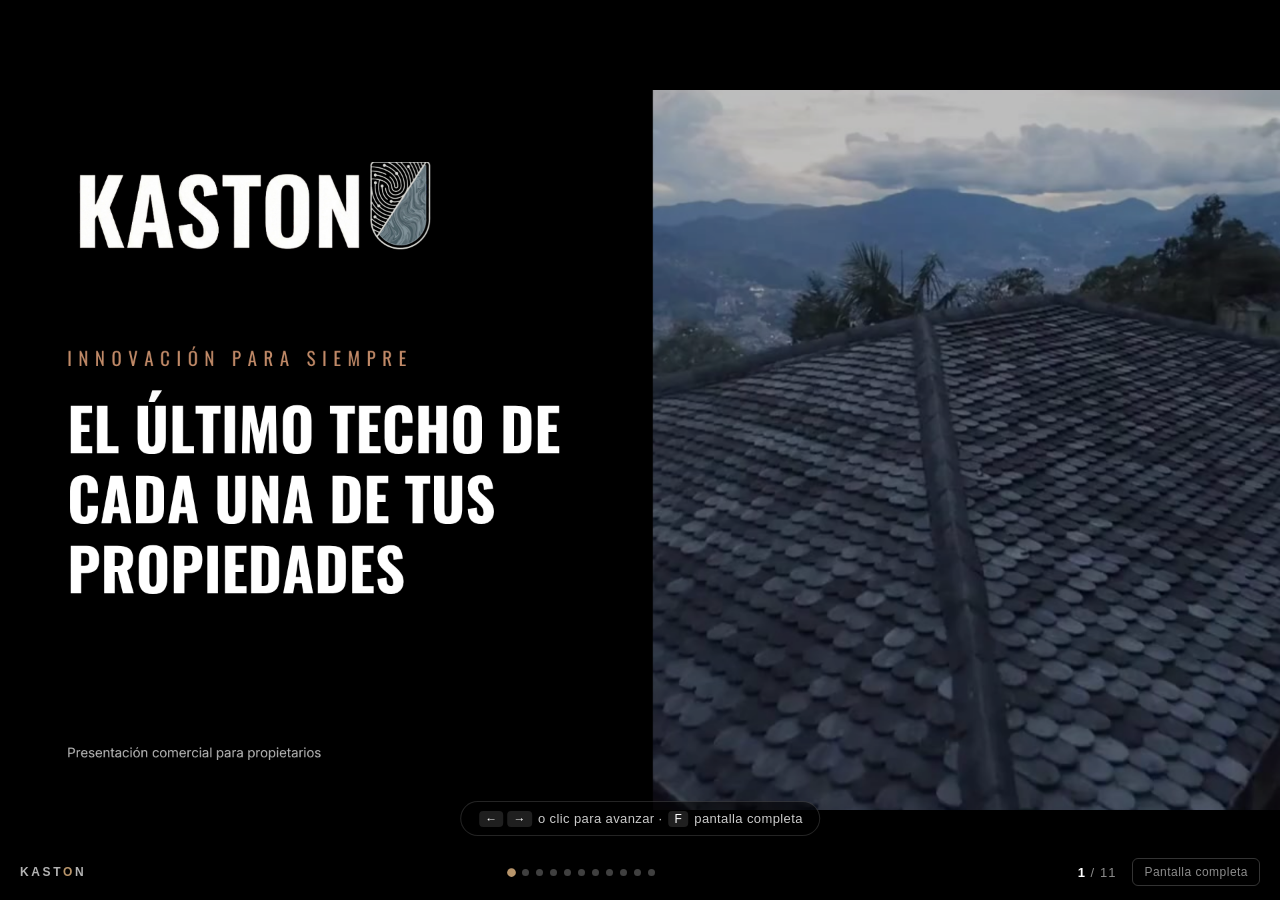
<file: presentacion/index.html>
<!doctype html>
<html lang="es-CO">
<head>
<meta charset="utf-8">
<meta name="viewport" content="width=device-width, initial-scale=1, viewport-fit=cover">
<base href="/presentacion/"><!-- Fija la ruta base para que imágenes y videos carguen con o sin barra final -->
<title>KASTON — Presentación Comercial</title>
<meta name="description" content="El último techo de cada una de tus propiedades. Presentación comercial KASTON.">
<meta name="robots" content="noindex, nofollow, noarchive"><!-- Página oculta: solo accesible con el link directo, no se indexa en buscadores -->
<style>
  :root{
    --accent:#b8956b;
    --chrome:rgba(255,255,255,.55);
    --chrome-hover:#fff;
  }
  *{box-sizing:border-box;margin:0;padding:0}
  html,body{height:100%}
  body{
    background:#000;
    color:#fff;
    font-family:-apple-system,BlinkMacSystemFont,"Segoe UI",Inter,Roboto,Helvetica,Arial,sans-serif;
    overflow:hidden;
    -webkit-font-smoothing:antialiased;
  }

  /* Stage: centers a 16:9 deck and letterboxes it in pure black, like Canva present mode */
  .stage{
    position:fixed; inset:0;
    display:grid; place-items:center;
    background:#000;
    cursor:pointer;
  }
  .deck{
    position:relative;
    aspect-ratio:16/9;
    width:min(100vw, 177.7778vh);   /* 16/9 of viewport height */
    height:auto;
    background:#000;
    overflow:hidden;
    box-shadow:0 0 60px rgba(0,0,0,.6);
  }

  .slide{
    position:absolute; inset:0;
    opacity:0; visibility:hidden;
    transition:opacity .18s ease;
    z-index:1;
  }
  .slide.active{opacity:1; visibility:visible; z-index:2}

  .slide .bg{
    position:absolute; inset:0;
    width:100%; height:100%;
    object-fit:cover;
    display:block;
    user-select:none; -webkit-user-drag:none;
  }
  /* Full-page video, clipped to its on-slide frame so only the moving footage shows;
     everything else is the crisp PNG underneath. Frames are pixel-registered 1920x1080. */
  .slide video{
    position:absolute; inset:0;
    width:100%; height:100%;
    object-fit:fill;
    display:block;
    z-index:3;
    pointer-events:none;
  }

  /* ---------- Chrome (UI overlay, hidden in fullscreen / on idle) ---------- */
  .ui{position:fixed; inset:0; z-index:50; pointer-events:none}
  .ui.hide{opacity:0; transition:opacity .4s ease}

  .nav{
    position:absolute; top:50%; transform:translateY(-50%);
    width:52px; height:52px; border-radius:50%;
    border:1px solid rgba(255,255,255,.18);
    background:rgba(0,0,0,.35); backdrop-filter:blur(4px);
    color:var(--chrome); font-size:22px; line-height:1;
    display:grid; place-items:center;
    cursor:pointer; pointer-events:auto;
    transition:all .15s ease; opacity:0;
  }
  .stage:hover ~ .ui .nav, .ui:hover .nav{opacity:.8}
  .nav:hover{color:var(--chrome-hover); border-color:var(--accent); background:rgba(0,0,0,.6)}
  .nav.prev{left:18px}
  .nav.next{right:18px}

  .bar{
    position:absolute; left:0; right:0; bottom:0;
    display:flex; align-items:center; gap:16px;
    padding:14px 20px;
    font-size:13px; color:var(--chrome);
    background:linear-gradient(to top, rgba(0,0,0,.45), rgba(0,0,0,0));
    pointer-events:none;
  }
  .bar .spacer{flex:1}
  .bar button{
    pointer-events:auto; cursor:pointer;
    background:transparent; border:1px solid rgba(255,255,255,.2);
    color:var(--chrome); border-radius:6px; padding:6px 11px;
    font-size:12px; letter-spacing:.04em; transition:all .15s ease;
    font-family:inherit;
  }
  .bar button:hover{color:var(--chrome-hover); border-color:var(--accent)}
  .counter{font-variant-numeric:tabular-nums; letter-spacing:.08em}
  .counter b{color:#fff; font-weight:600}
  .brand{letter-spacing:.22em; font-weight:600; color:rgba(255,255,255,.7); font-size:12px}
  .brand span{color:var(--accent)}

  /* progress dots */
  .dots{display:flex; gap:7px; pointer-events:auto}
  .dot{width:7px; height:7px; border-radius:50%; background:rgba(255,255,255,.25); cursor:pointer; transition:all .15s ease}
  .dot:hover{background:rgba(255,255,255,.55)}
  .dot.on{background:var(--accent); transform:scale(1.25)}

  /* load hint */
  .hint{
    position:absolute; left:50%; bottom:64px; transform:translateX(-50%);
    background:rgba(0,0,0,.55); border:1px solid rgba(255,255,255,.14);
    color:rgba(255,255,255,.8); font-size:13px; letter-spacing:.03em;
    padding:9px 16px; border-radius:999px; pointer-events:none;
    transition:opacity .6s ease;
  }
  .hint kbd{
    font-family:inherit; background:rgba(255,255,255,.12); border-radius:4px;
    padding:1px 6px; margin:0 2px; font-size:12px; color:#fff;
  }

  @media (max-width:640px){
    .nav{width:42px;height:42px;font-size:18px}
    .bar{font-size:11px;gap:10px;padding:10px 12px}
    .brand{display:none}
  }
</style>
</head>
<body>
  <div class="stage" id="stage"></div>

  <div class="ui" id="ui">
    <button class="nav prev" id="prev" title="Anterior (←)">‹</button>
    <button class="nav next" id="next" title="Siguiente (→)">›</button>

    <div class="bar">
      <span class="brand">KAST<span>O</span>N</span>
      <span class="spacer"></span>
      <div class="dots" id="dots"></div>
      <span class="spacer"></span>
      <span class="counter"><b id="cur">1</b> / <span id="tot">11</span></span>
      <button id="btnFs" title="Pantalla completa (F)">Pantalla completa</button>
    </div>

    <div class="hint" id="hint">
      <kbd>←</kbd><kbd>→</kbd> o clic para avanzar · <kbd>F</kbd> pantalla completa
    </div>
  </div>

<script>
const SLIDES = [
  { img:'assets/slide-01.png', video:'assets/video-01.mp4', clip:'inset(0% 0% 0% 51%)' },
  { img:'assets/slide-02.png', video:'assets/video-02.mp4', clip:'inset(25.333% 56.442% 16.465% 10.820%)' },
  { img:'assets/slide-03.png' },
  { img:'assets/slide-04.png' },
  { img:'assets/slide-05.png' },
  { img:'assets/slide-06.png', video:'assets/video-06.mp4', clip:'inset(24.288% 53.949% 16.667% 5.250%)' },
  { img:'assets/slide-07.png' },
  { img:'assets/slide-08.png' },
  { img:'assets/slide-09.png' },
  { img:'assets/slide-10.png' },
  { img:'assets/slide-11.png' },
];

const stage = document.getElementById('stage');
const deck  = document.createElement('div');
deck.className = 'deck';
stage.appendChild(deck);

// Build slides
SLIDES.forEach((s, i) => {
  const el = document.createElement('div');
  el.className = 'slide';
  el.dataset.index = i;

  const img = document.createElement('img');
  img.className = 'bg';
  img.src = s.img;
  img.alt = 'Diapositiva ' + (i+1);
  img.draggable = false;
  el.appendChild(img);

  if (s.video){
    const v = document.createElement('video');
    v.src = s.video;
    v.muted = true; v.loop = true; v.playsInline = true;
    v.setAttribute('muted',''); v.setAttribute('playsinline','');
    v.setAttribute('webkit-playsinline','');
    v.preload = 'auto';
    v.style.clipPath = s.clip;
    v.style.webkitClipPath = s.clip;
    el.appendChild(v);
    s._v = v;
  }
  deck.appendChild(el);
  s._el = el;
});

const slideEls = [...deck.querySelectorAll('.slide')];
let idx = 0;

// Dots
const dotsWrap = document.getElementById('dots');
SLIDES.forEach((_, i) => {
  const d = document.createElement('span');
  d.className = 'dot';
  d.addEventListener('click', (e) => { e.stopPropagation(); go(i); });
  dotsWrap.appendChild(d);
});
const dots = [...dotsWrap.children];

const curEl = document.getElementById('cur');
document.getElementById('tot').textContent = SLIDES.length;

function render(){
  slideEls.forEach((el, i) => el.classList.toggle('active', i === idx));
  dots.forEach((d, i) => d.classList.toggle('on', i === idx));
  curEl.textContent = idx + 1;

  // play only the active video; pause/reset the others
  SLIDES.forEach((s, i) => {
    if (!s._v) return;
    if (i === idx){ s._v.currentTime = 0; const p = s._v.play(); if (p) p.catch(()=>{}); }
    else { s._v.pause(); }
  });

  location.hash = 'd' + (idx+1);
}

function go(n){ idx = Math.max(0, Math.min(SLIDES.length-1, n)); render(); }
function next(){ if (idx < SLIDES.length-1) go(idx+1); }
function prev(){ if (idx > 0) go(idx-1); }

// Controls
document.getElementById('next').addEventListener('click', e => { e.stopPropagation(); next(); });
document.getElementById('prev').addEventListener('click', e => { e.stopPropagation(); prev(); });
stage.addEventListener('click', () => next());

const btnFs = document.getElementById('btnFs');
btnFs.addEventListener('click', e => { e.stopPropagation(); toggleFs(); });
function toggleFs(){
  if (!document.fullscreenElement){ (document.documentElement.requestFullscreen||document.documentElement.webkitRequestFullscreen).call(document.documentElement); }
  else { (document.exitFullscreen||document.webkitExitFullscreen).call(document); }
}

document.addEventListener('keydown', e => {
  switch(e.key){
    case 'ArrowRight': case 'PageDown': case ' ': case 'Enter': e.preventDefault(); next(); break;
    case 'ArrowLeft':  case 'PageUp': e.preventDefault(); prev(); break;
    case 'Home': e.preventDefault(); go(0); break;
    case 'End': e.preventDefault(); go(SLIDES.length-1); break;
    case 'f': case 'F': toggleFs(); break;
    default:
      if (e.key >= '1' && e.key <= '9') go(parseInt(e.key,10)-1);
      if (e.key === '0') go(9);
  }
});

// Touch swipe
let tx=0, ty=0;
stage.addEventListener('touchstart', e => { tx=e.touches[0].clientX; ty=e.touches[0].clientY; }, {passive:true});
stage.addEventListener('touchend', e => {
  const dx=e.changedTouches[0].clientX-tx, dy=e.changedTouches[0].clientY-ty;
  if (Math.abs(dx) > 50 && Math.abs(dx) > Math.abs(dy)){ dx<0 ? next() : prev(); }
}, {passive:true});

// Auto-hide UI / load hint
const ui = document.getElementById('ui');
const hint = document.getElementById('hint');
let idleTimer;
function wake(){
  ui.classList.remove('hide');
  clearTimeout(idleTimer);
  idleTimer = setTimeout(() => ui.classList.add('hide'), 3000);
}
['mousemove','keydown','touchstart','click'].forEach(ev => document.addEventListener(ev, wake));
setTimeout(() => { hint.style.opacity = '0'; }, 4500);

// Preload all images
SLIDES.forEach(s => { const im = new Image(); im.src = s.img; });

// Start (respect deep link #dN)
const m = (location.hash.match(/^#d(\d+)$/));
if (m){ const n = parseInt(m[1],10)-1; if (n>=0 && n<SLIDES.length) idx = n; }
render();
wake();
</script>
</body>
</html>
</file>
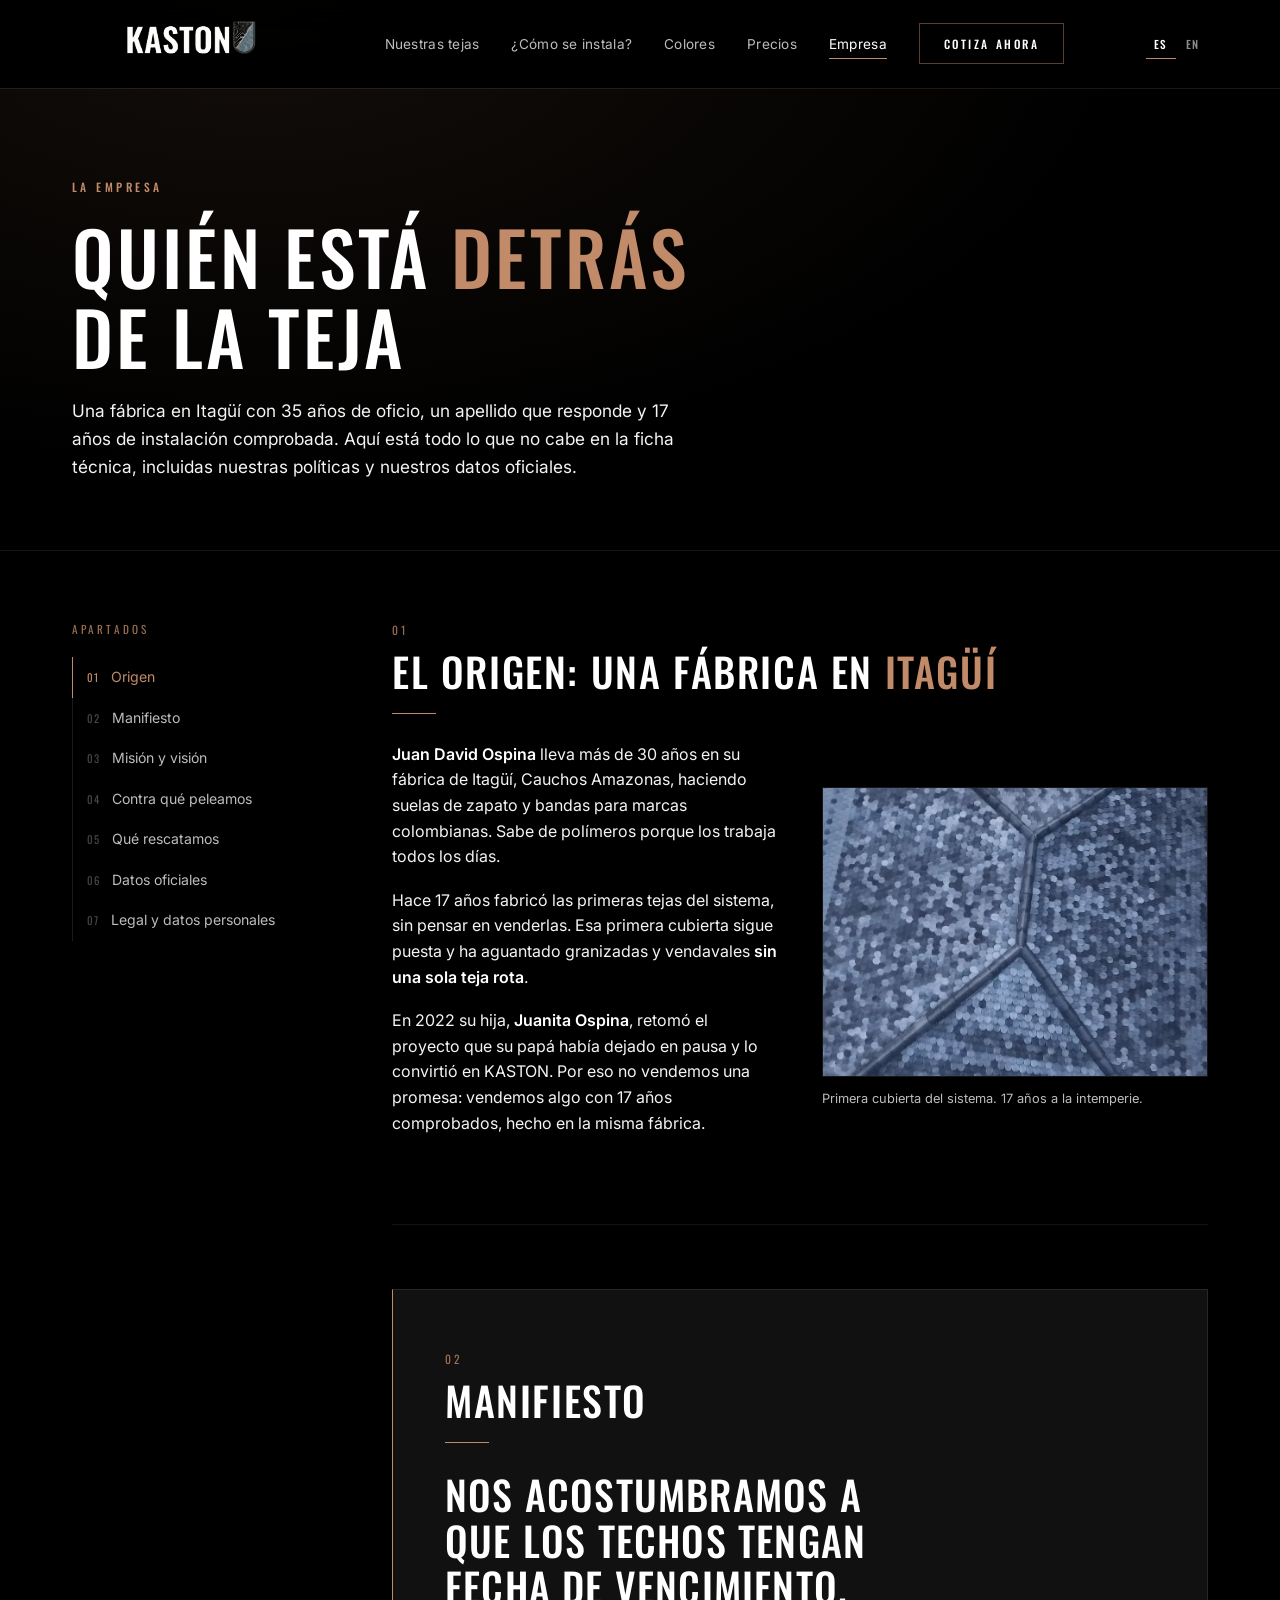
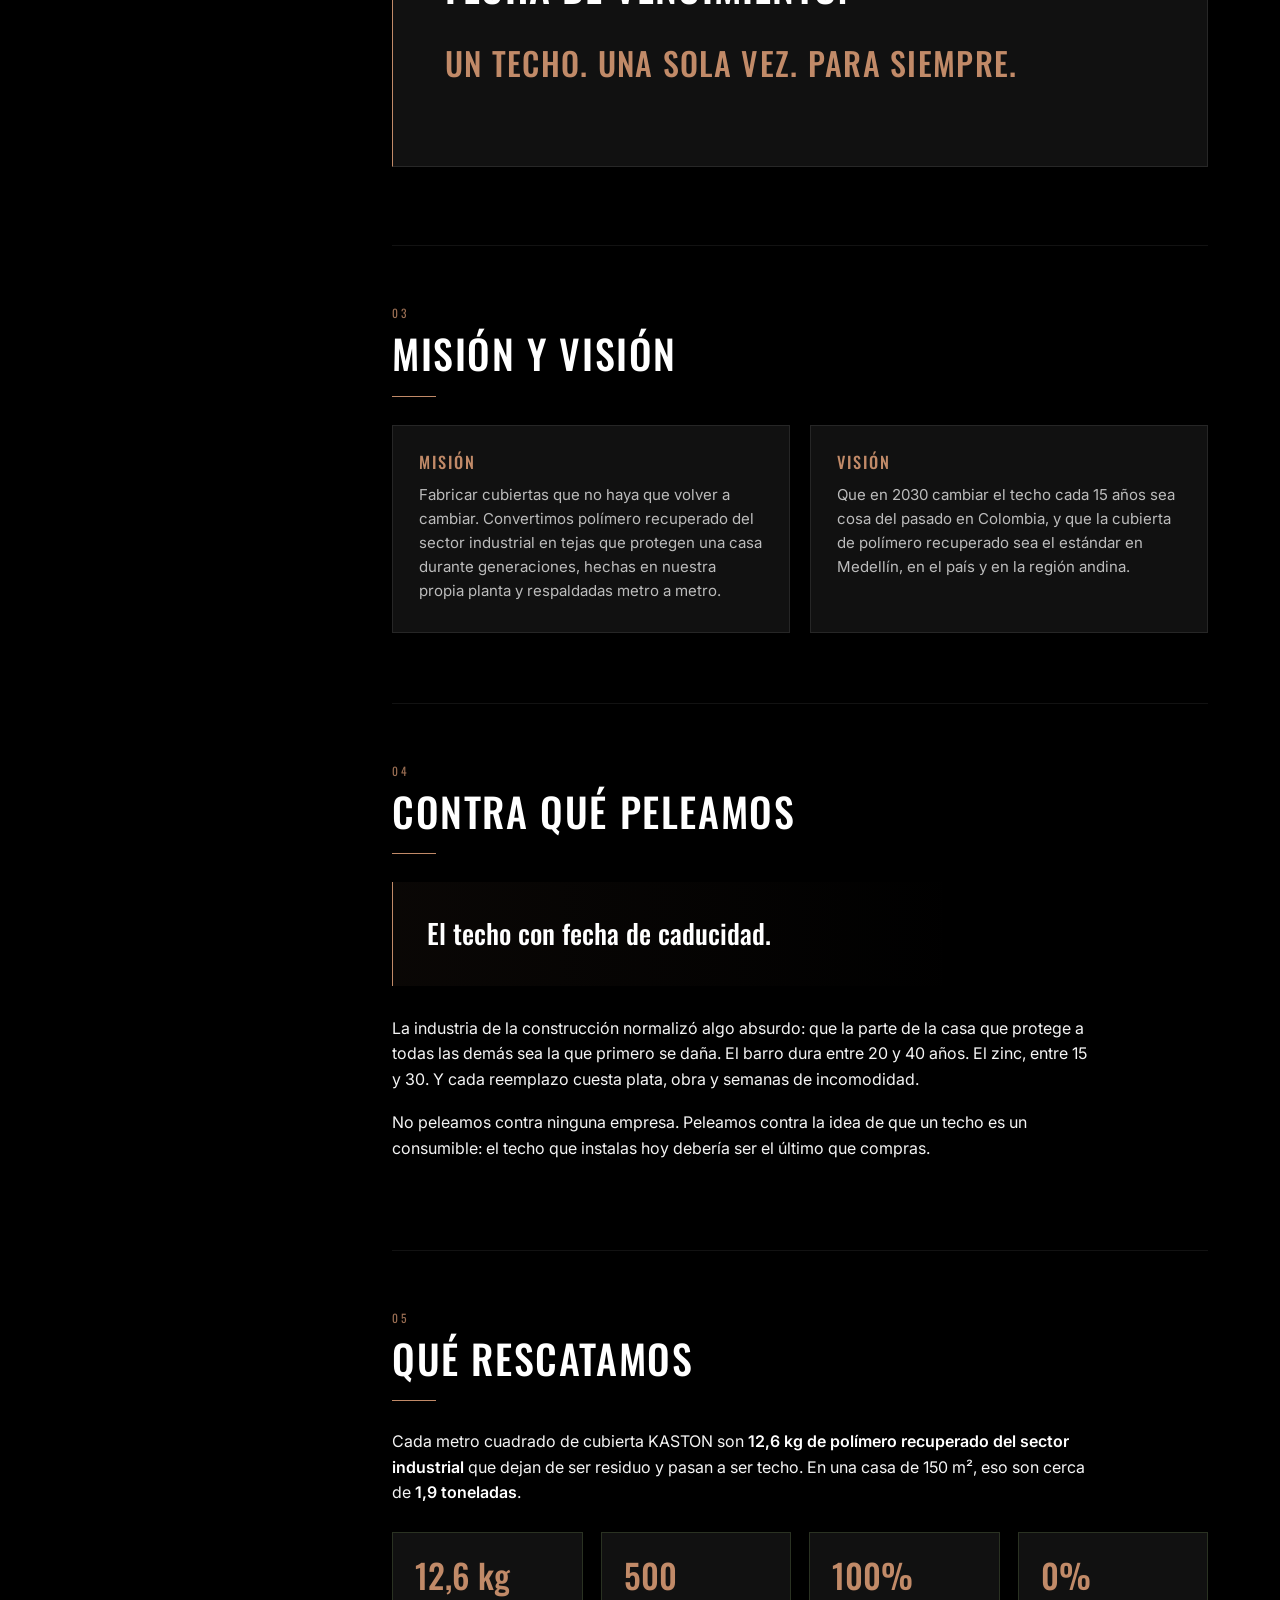
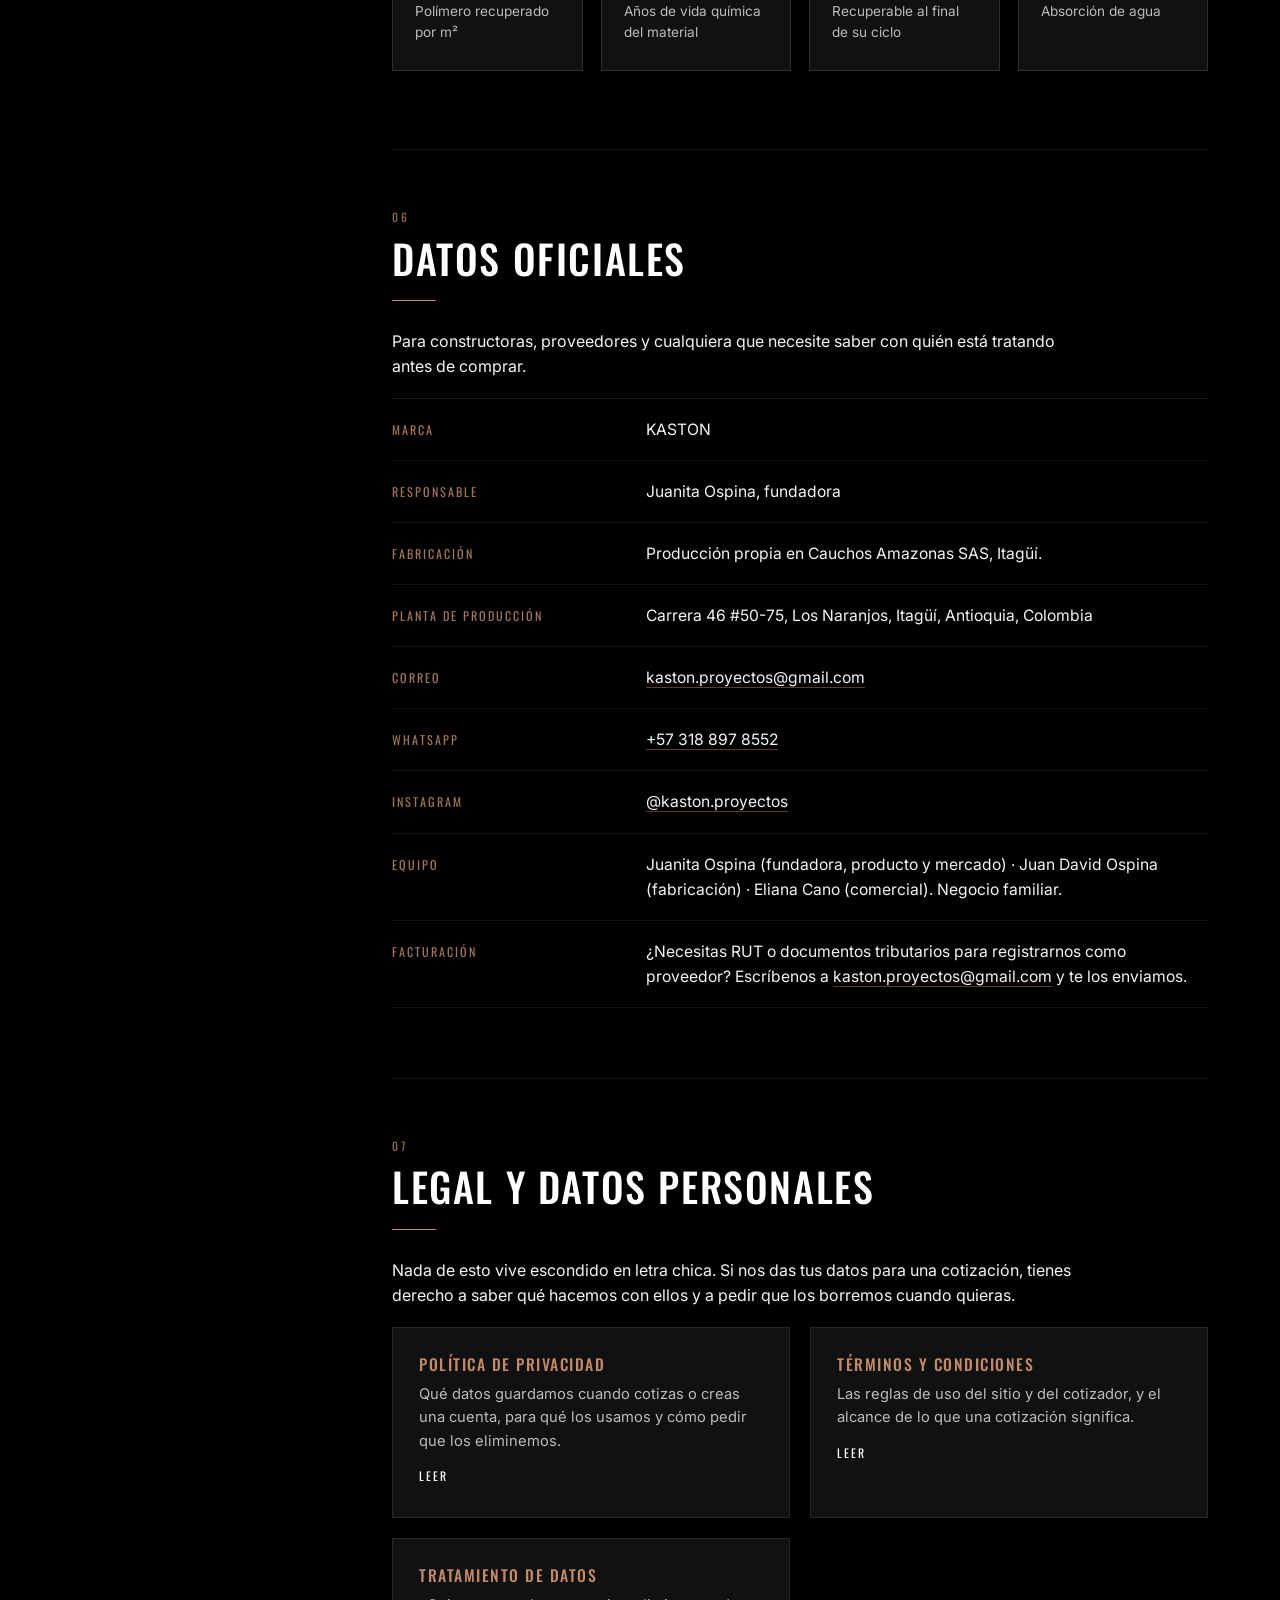
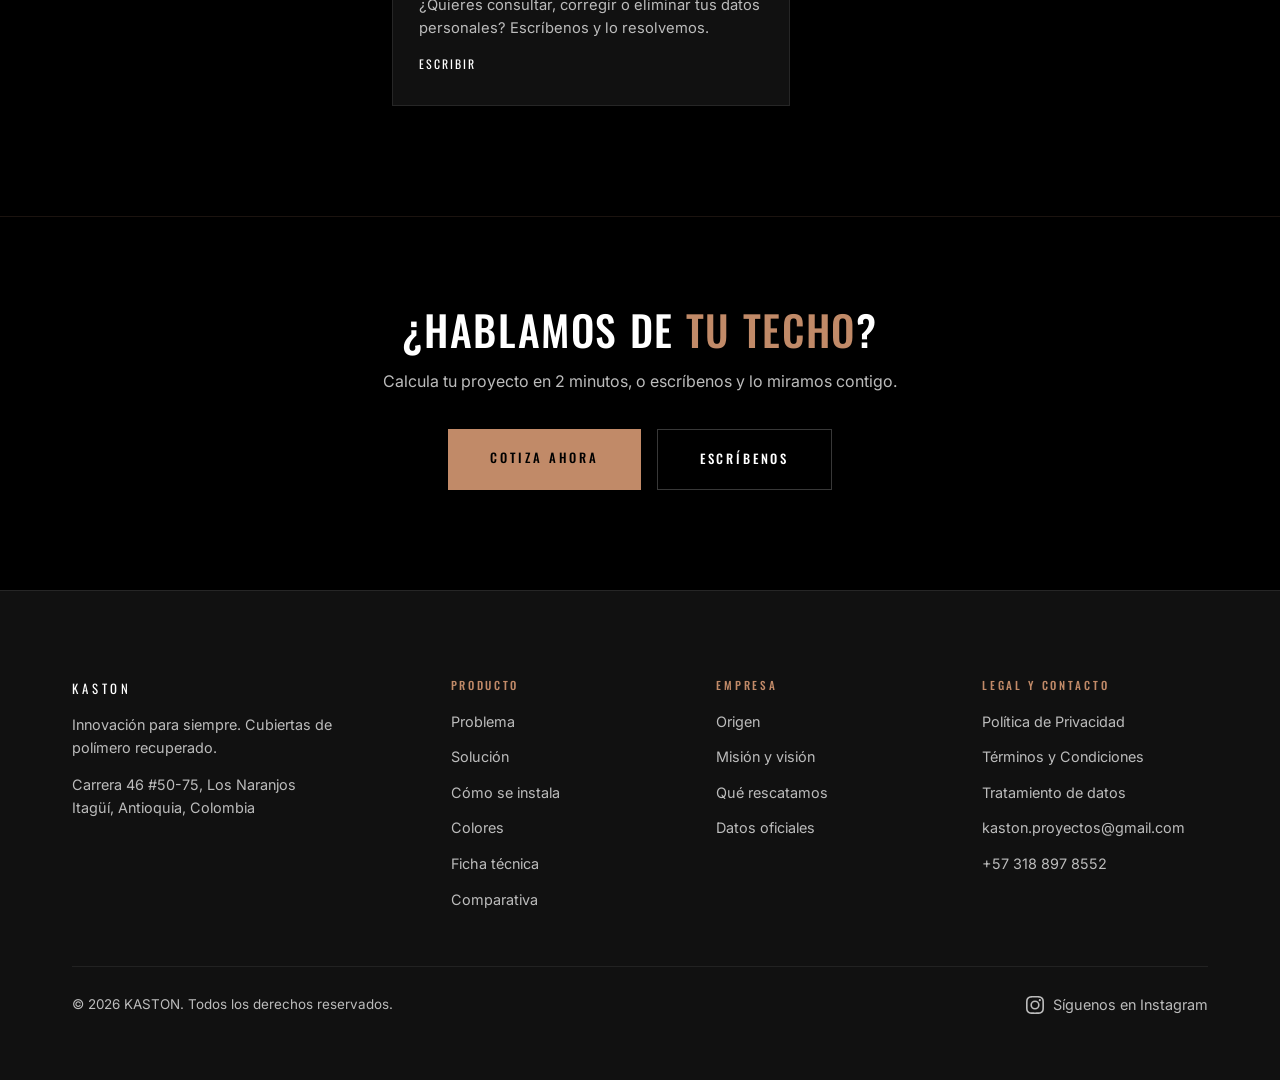
<file: empresa.html>
<!DOCTYPE html>
<html lang="es">

<head>
    <meta charset="UTF-8">
    <meta name="viewport" content="width=device-width, initial-scale=1.0">
    <title>KASTON | La Empresa | Origen, Propósito y Datos Oficiales</title>
    <meta name="description"
        content="Quién está detrás de KASTON: una fábrica en Itagüí con 35 años de oficio, su origen, su misión y visión, los datos oficiales y las políticas de la empresa.">
    <meta property="og:title" content="KASTON | La Empresa">
    <meta property="og:description" content="Una fábrica en Itagüí, un apellido y 17 años comprobados. Todo lo que hay detrás de la teja.">
    <meta property="og:image" content="real-roof-2.jpg">
    <meta property="og:type" content="website">
    <meta name="twitter:card" content="summary_large_image">
    <meta name="twitter:title" content="KASTON | La Empresa">
    <meta name="twitter:description" content="Una fábrica en Itagüí, un apellido y 17 años comprobados.">
    <meta name="twitter:image" content="real-roof-2.jpg">
    <link rel="preconnect" href="https://fonts.googleapis.com">
    <link rel="preconnect" href="https://fonts.gstatic.com" crossorigin>
    <link
        href="https://fonts.googleapis.com/css2?family=Oswald:wght@400;500;600;700&family=Inter:wght@300;400;500;600;700&display=swap"
        rel="stylesheet">
    <style>
        /* =============================================
           CUSTOM PROPERTIES (idénticas a index.html)
           ============================================= */
        :root {
            --bg: #000000;
            --gold: #C18A68;
            --gold-dark: #8a6f4e;
            --white: #FFFFFF;
            --light: #F4F4F4;
            --muted: #bcbcbc;
            --surface: #111111;
            --surface-light: #1a1a1a;
            --green: #4A5B38;
            --font-heading: 'Oswald', 'Now', 'Gotham', sans-serif;
            --font-body: 'Inter', 'Now', 'Gotham', sans-serif;
            --nav-height: 110px;
            --ease: cubic-bezier(0.25, 0.46, 0.45, 0.94);
        }

        *,
        *::before,
        *::after {
            margin: 0;
            padding: 0;
            box-sizing: border-box;
        }

        html {
            scroll-behavior: smooth;
            scroll-padding-top: calc(var(--nav-height) + 20px);
        }

        body {
            background: var(--bg);
            color: var(--white);
            font-family: var(--font-body);
            line-height: 1.6;
            -webkit-font-smoothing: antialiased;
            -moz-osx-font-smoothing: grayscale;
            overflow-x: hidden;
        }

        h1, h2, h3, h4 {
            font-family: var(--font-heading);
            font-weight: 700;
            text-transform: uppercase;
            letter-spacing: 0.04em;
            line-height: 1.15;
        }

        .gold { color: var(--gold); }

        .container {
            max-width: 1200px;
            margin: 0 auto;
            padding: 0 32px;
            width: 100%;
        }

        /* =============================================
           NAVBAR
           ============================================= */
        .navbar {
            position: fixed;
            top: 0; left: 0; right: 0;
            height: var(--nav-height);
            z-index: 1000;
            display: flex;
            align-items: center;
            transition: background 0.35s var(--ease), box-shadow 0.35s var(--ease);
            background: rgba(0, 0, 0, 0.92);
            backdrop-filter: blur(16px);
            -webkit-backdrop-filter: blur(16px);
            box-shadow: 0 1px 0 rgba(193, 138, 104, 0.15);
        }

        .navbar .container {
            display: flex;
            align-items: center;
            justify-content: space-between;
        }

        .nav-logo-img {
            height: 130px;
            width: auto;
            image-rendering: crisp-edges;
            filter: drop-shadow(0px 2px 4px rgba(0, 0, 0, 0.2));
            transition: transform 0.3s ease;
        }

        .nav-logo-img:hover { transform: scale(1.05); }

        .nav-links {
            display: flex;
            align-items: center;
            gap: 32px;
            list-style: none;
        }

        .nav-links a {
            font-family: var(--font-body);
            font-size: 0.85rem;
            font-weight: 500;
            color: var(--muted);
            text-decoration: none;
            letter-spacing: 0.5px;
            transition: color 0.25s;
            position: relative;
        }

        .nav-links a:hover,
        .nav-links a.active { color: var(--gold); }

        .nav-links a.active::after {
            content: '';
            position: absolute;
            bottom: -4px; left: 0; right: 0;
            height: 2px;
            background: var(--gold);
            border-radius: 1px;
        }

        .nav-cta {
            font-family: var(--font-heading) !important;
            font-size: 0.8rem !important;
            letter-spacing: 2px !important;
            text-transform: uppercase;
            background: var(--gold) !important;
            color: var(--bg) !important;
            padding: 10px 24px;
            border-radius: 6px;
            font-weight: 600 !important;
            transition: background 0.25s, transform 0.25s !important;
        }

        .nav-cta:hover { background: var(--gold-dark) !important; transform: translateY(-1px); }
        .nav-cta::after { display: none !important; }

        .lang-toggle {
            display: flex;
            align-items: center;
            background: rgba(255, 255, 255, 0.06);
            border: 1px solid rgba(193, 138, 104, 0.25);
            border-radius: 6px;
            overflow: hidden;
            flex-shrink: 0;
        }

        .lang-toggle button {
            font-family: var(--font-heading);
            font-size: 0.7rem;
            letter-spacing: 1.5px;
            font-weight: 600;
            padding: 7px 12px;
            background: transparent;
            color: var(--muted);
            border: none;
            cursor: pointer;
            transition: all 0.25s;
        }

        .lang-toggle button.active { background: var(--gold); color: var(--bg); }
        .lang-toggle button:hover:not(.active) { color: var(--white); background: rgba(255, 255, 255, 0.06); }

        .hamburger {
            display: none;
            flex-direction: column;
            gap: 5px;
            background: none;
            border: none;
            cursor: pointer;
            padding: 4px;
        }

        .hamburger span {
            width: 24px; height: 2px;
            background: var(--white);
            border-radius: 2px;
            transition: all 0.3s;
        }

        .hamburger.open span:nth-child(1) { transform: rotate(45deg) translate(5px, 5px); }
        .hamburger.open span:nth-child(2) { opacity: 0; }
        .hamburger.open span:nth-child(3) { transform: rotate(-45deg) translate(5px, -5px); }

        .nav-right { display: flex; align-items: center; gap: 16px; }

        .btn {
            display: inline-block;
            font-family: var(--font-heading);
            font-size: 0.9rem;
            font-weight: 600;
            letter-spacing: 2px;
            text-transform: uppercase;
            text-decoration: none;
            padding: 16px 40px;
            border-radius: 8px;
            transition: all 0.3s var(--ease);
            cursor: pointer;
            border: none;
        }

        .btn-gold { background: var(--gold); color: var(--bg); }
        .btn-gold:hover { background: #d49b76; transform: translateY(-2px); }

        .btn-outline {
            background: transparent;
            color: var(--white);
            border: 1px solid rgba(255, 255, 255, 0.3);
        }

        .btn-outline:hover { border-color: var(--gold); color: var(--gold); }

        /* =============================================
           CABECERA DE PÁGINA
           ============================================= */
        .page-head {
            padding: calc(var(--nav-height) + 90px) 0 70px;
            border-bottom: 1px solid rgba(193, 138, 104, 0.14);
            position: relative;
            overflow: hidden;
        }

        .page-head::after {
            content: '';
            position: absolute;
            inset: 0;
            background: radial-gradient(ellipse at 20% 0%, rgba(193, 138, 104, 0.10), transparent 62%);
            pointer-events: none;
        }

        .page-head .container { position: relative; z-index: 2; }

        .eyebrow {
            font-family: var(--font-heading);
            font-size: 0.75rem;
            letter-spacing: 3px;
            text-transform: uppercase;
            color: var(--gold);
            margin-bottom: 14px;
            opacity: 0.85;
        }

        .page-head h1 {
            font-size: clamp(2.6rem, 6vw, 4.6rem);
            margin-bottom: 22px;
        }

        .page-head p {
            max-width: 640px;
            color: var(--light);
            font-size: 1.08rem;
        }

        /* =============================================
           LAYOUT: ÍNDICE + APARTADOS
           ============================================= */
        .layout {
            display: grid;
            grid-template-columns: 250px 1fr;
            gap: 70px;
            align-items: start;
            padding: 70px 0 40px;
        }

        .toc {
            position: sticky;
            top: calc(var(--nav-height) + 30px);
        }

        .toc-title {
            font-family: var(--font-heading);
            font-size: 0.7rem;
            letter-spacing: 3px;
            color: var(--gold);
            text-transform: uppercase;
            margin-bottom: 18px;
            opacity: 0.8;
        }

        .toc ol { list-style: none; counter-reset: toc; }

        .toc li { counter-increment: toc; }

        .toc a {
            display: flex;
            gap: 12px;
            align-items: baseline;
            padding: 9px 0 9px 14px;
            border-left: 2px solid rgba(255, 255, 255, 0.10);
            color: var(--muted);
            text-decoration: none;
            font-size: 0.88rem;
            transition: color 0.25s, border-color 0.25s;
        }

        .toc a::before {
            content: '0' counter(toc);
            font-family: var(--font-heading);
            font-size: 0.68rem;
            letter-spacing: 1px;
            color: rgba(255, 255, 255, 0.28);
            transition: color 0.25s;
        }

        .toc a:hover { color: var(--white); border-left-color: rgba(193, 138, 104, 0.5); }

        .toc a.active {
            color: var(--gold);
            border-left-color: var(--gold);
        }

        .toc a.active::before { color: var(--gold); }

        /* =============================================
           APARTADOS
           ============================================= */
        .apartado {
            padding: 58px 0 70px;
            border-bottom: 1px solid rgba(255, 255, 255, 0.07);
        }

        /* Los apartados solo arrancan ocultos si hay JS para revelarlos.
           Sin JS (o con el script caido) la pagina se lee completa. */
        .js .apartado {
            opacity: 0;
            transform: translateY(24px);
            transition: opacity 0.7s var(--ease), transform 0.7s var(--ease);
        }

        .js .apartado.visible { opacity: 1; transform: none; }

        @media (prefers-reduced-motion: reduce) {
            .js .apartado { opacity: 1; transform: none; transition: none; }
        }
        .apartado:first-child { padding-top: 0; }
        .apartado:last-child { border-bottom: none; }

        .ap-num {
            font-family: var(--font-heading);
            font-size: 0.72rem;
            letter-spacing: 3px;
            color: var(--gold);
            opacity: 0.8;
            margin-bottom: 10px;
        }

        .apartado h2 {
            font-size: clamp(1.7rem, 3.4vw, 2.5rem);
            margin-bottom: 10px;
        }

        .ap-divider {
            width: 56px;
            height: 3px;
            background: var(--gold);
            margin: 20px 0 28px;
            border-radius: 2px;
        }

        .apartado p {
            color: var(--light);
            margin-bottom: 18px;
            max-width: 700px;
        }

        .apartado p strong { color: var(--white); font-weight: 600; }

        /* Origen: foto + texto */
        .origen-grid {
            display: grid;
            grid-template-columns: 1fr 1fr;
            gap: 44px;
            align-items: center;
        }

        .origen-foto {
            border-radius: 12px;
            overflow: hidden;
            border: 1px solid rgba(193, 138, 104, 0.22);
            aspect-ratio: 4 / 3;
        }

        .origen-foto img { width: 100%; height: 100%; object-fit: cover; display: block; }

        .foto-pie {
            font-size: 0.8rem;
            color: var(--muted);
            margin-top: 12px;
            font-style: normal;
        }

        /* Manifiesto: negro con filo cobre; el cobre solo en el cierre */
        .manifiesto {
            background: var(--surface);
            border: 1px solid rgba(193, 138, 104, 0.22);
            border-left: 3px solid var(--gold);
            border-radius: 14px;
            padding: 60px 52px;
            margin: 6px 0 8px;
        }

        .manifiesto .mani-abre {
            font-family: var(--font-heading);
            font-size: clamp(1.6rem, 3.2vw, 2.5rem);
            font-weight: 600;
            line-height: 1.15;
            letter-spacing: 0.03em;
            text-transform: uppercase;
            color: var(--white);
            max-width: 22ch;
        }

        .manifiesto .mani-cierre {
            margin-top: 28px;
            font-family: var(--font-heading);
            font-size: clamp(1.4rem, 2.6vw, 2rem);
            font-weight: 600;
            letter-spacing: 0.04em;
            text-transform: uppercase;
            color: var(--gold);
        }

        /* Tarjetas */
        .cards {
            display: grid;
            grid-template-columns: repeat(auto-fit, minmax(250px, 1fr));
            gap: 20px;
            margin-top: 10px;
        }

        .card {
            background: var(--surface);
            border: 1px solid rgba(193, 138, 104, 0.16);
            border-radius: 12px;
            padding: 28px 26px;
            transition: border-color 0.3s, transform 0.3s;
        }

        .card:hover { border-color: rgba(193, 138, 104, 0.45); transform: translateY(-3px); }

        .card h3 {
            font-size: 1.02rem;
            color: var(--gold);
            margin-bottom: 12px;
            letter-spacing: 2px;
        }

        .card p { color: var(--muted); font-size: 0.94rem; margin: 0; }

        /* Enemigo */
        .enemigo-box {
            border-left: 3px solid var(--gold);
            background: linear-gradient(90deg, rgba(193, 138, 104, 0.09), transparent 70%);
            padding: 30px 34px;
            border-radius: 0 12px 12px 0;
            margin-bottom: 30px;
        }

        .enemigo-box .frase {
            font-family: var(--font-heading);
            font-size: clamp(1.2rem, 2.4vw, 1.7rem);
            text-transform: none;
            letter-spacing: 0;
            font-weight: 600;
            color: var(--white);
        }

        /* Cifras */
        .cifras {
            display: grid;
            grid-template-columns: repeat(auto-fit, minmax(180px, 1fr));
            gap: 18px;
            margin: 26px 0 8px;
        }

        .cifra {
            background: var(--surface);
            border: 1px solid rgba(74, 91, 56, 0.45);
            border-radius: 12px;
            padding: 26px 22px;
        }

        .cifra .n {
            font-family: var(--font-heading);
            font-size: 2.1rem;
            color: var(--gold);
            line-height: 1;
            margin-bottom: 8px;
        }

        .cifra .l { font-size: 0.85rem; color: var(--muted); }

        /* Tabla de datos oficiales */
        .datos { border-top: 1px solid rgba(255, 255, 255, 0.10); margin-top: 8px; }

        .dato {
            display: grid;
            grid-template-columns: 230px 1fr;
            gap: 24px;
            padding: 18px 0;
            border-bottom: 1px solid rgba(255, 255, 255, 0.07);
            align-items: baseline;
        }

        .dato dt {
            font-family: var(--font-heading);
            font-size: 0.76rem;
            letter-spacing: 2px;
            text-transform: uppercase;
            color: var(--gold);
            opacity: 0.85;
        }

        .dato dd { color: var(--light); font-size: 0.98rem; }

        .dato dd a { color: var(--light); text-decoration: none; border-bottom: 1px solid rgba(193, 138, 104, 0.45); transition: color 0.25s; }
        .dato dd a:hover { color: var(--gold); }

        /* Legal */
        .legal-grid {
            display: grid;
            grid-template-columns: repeat(auto-fit, minmax(260px, 1fr));
            gap: 20px;
            margin-top: 12px;
        }

        .legal-card {
            display: block;
            background: var(--surface);
            border: 1px solid rgba(193, 138, 104, 0.16);
            border-radius: 12px;
            padding: 28px 26px;
            text-decoration: none;
            transition: border-color 0.3s, transform 0.3s, background 0.3s;
        }

        .legal-card:hover {
            border-color: var(--gold);
            transform: translateY(-3px);
            background: var(--surface-light);
        }

        .legal-card h3 { font-size: 0.98rem; color: var(--gold); margin-bottom: 10px; letter-spacing: 1.5px; }
        .legal-card p { color: var(--muted); font-size: 0.92rem; margin: 0; }

        .legal-card .ir {
            display: inline-block;
            margin-top: 14px;
            font-family: var(--font-heading);
            font-size: 0.74rem;
            letter-spacing: 2px;
            text-transform: uppercase;
            color: var(--white);
        }

        /* CTA final */
        .cta-empresa {
            text-align: center;
            padding: 90px 0 100px;
            border-top: 1px solid rgba(193, 138, 104, 0.14);
        }

        .cta-empresa h2 { font-size: clamp(1.7rem, 3.6vw, 2.6rem); margin-bottom: 18px; }
        .cta-empresa p { color: var(--muted); max-width: 520px; margin: 0 auto 34px; }

        .cta-botones { display: flex; gap: 16px; justify-content: center; flex-wrap: wrap; }

        /* =============================================
           FOOTER (mapa del sitio)
           ============================================= */
        .footer {
            background: var(--surface);
            border-top: 1px solid rgba(193, 138, 104, 0.15);
            padding: 64px 0 34px;
        }

        .footer-grid {
            display: grid;
            grid-template-columns: 1.5fr 1fr 1fr 1fr;
            gap: 40px;
            padding-bottom: 44px;
            border-bottom: 1px solid rgba(255, 255, 255, 0.07);
        }

        .footer-brand {
            font-family: var(--font-heading);
            font-size: 1.6rem;
            letter-spacing: 5px;
            color: var(--white);
            margin-bottom: 14px;
        }

        .footer-col h4 {
            font-size: 0.74rem;
            letter-spacing: 2.5px;
            color: var(--gold);
            margin-bottom: 16px;
            opacity: 0.85;
        }

        .footer-col ul { list-style: none; }
        .footer-col li { margin-bottom: 10px; }

        .footer-col a, .footer p {
            color: var(--muted);
            text-decoration: none;
            font-size: 0.9rem;
            transition: color 0.25s;
        }

        .footer-col a:hover { color: var(--gold); }

        .footer-bottom {
            padding-top: 26px;
            display: flex;
            justify-content: space-between;
            gap: 18px;
            flex-wrap: wrap;
            align-items: center;
        }

        .footer-bottom p { font-size: 0.84rem; color: var(--muted); }

        .footer-ig {
            display: inline-flex;
            align-items: center;
            gap: 9px;
            color: var(--muted);
            text-decoration: none;
            font-size: 0.9rem;
            transition: color 0.25s;
        }

        .footer-ig:hover { color: var(--gold); }

        /* =============================================
           RESPONSIVE
           ============================================= */
        /* Igual que el inicio: mismo margen lateral, el logo cae en el mismo sitio */
        @media (max-width: 900px) {
            .container { padding: 0 20px; }
        }

        @media (max-width: 1000px) {
            .layout { grid-template-columns: 1fr; gap: 0; padding-top: 44px; }

            .toc {
                position: static;
                margin-bottom: 46px;
                padding-bottom: 30px;
                border-bottom: 1px solid rgba(255, 255, 255, 0.08);
            }

            .toc ol { display: grid; grid-template-columns: repeat(auto-fit, minmax(190px, 1fr)); gap: 2px; }
            .origen-grid { grid-template-columns: 1fr; gap: 30px; }
            .footer-grid { grid-template-columns: 1fr 1fr; gap: 32px; }
        }

        @media (max-width: 768px) {

            .nav-links {
                display: none;
                position: absolute;
                top: var(--nav-height);
                left: 0; right: 0;
                background: rgba(0, 0, 0, 0.96);
                backdrop-filter: blur(16px);
                flex-direction: column;
                padding: 20px 32px 28px;
                gap: 16px;
                border-bottom: 1px solid rgba(193, 138, 104, 0.15);
            }

            .nav-links.open { display: flex; }
            .hamburger { display: flex; }

            .page-head { padding: calc(var(--nav-height) + 56px) 0 50px; }
            .manifiesto { padding: 40px 26px; }
            .dato { grid-template-columns: 1fr; gap: 6px; }
            .footer-grid { grid-template-columns: 1fr; gap: 28px; }
        }

        /* el menú cabe en una sola línea en pantallas medianas */
        .nav-links a {
            white-space: nowrap;
        }

        @media (min-width: 901px) and (max-width: 1200px) {
            .nav-links {
                gap: 18px;
            }

            .nav-links a {
                font-size: 0.8rem;
                letter-spacing: 0.2px;
            }

            .nav-cta {
                padding: 10px 16px !important;
                letter-spacing: 1px !important;
            }
        }

        /* celular: el menú abierto tapa toda la pantalla, sin que el texto de atrás se cuele */
        @media (max-width: 900px) {
            .nav-links {
                height: calc(100vh - var(--nav-height));
                height: calc(100dvh - var(--nav-height));
                justify-content: flex-start;
                gap: 22px;
                padding: 36px 32px 48px;
                overflow-y: auto;
                background: #000;
                -webkit-backdrop-filter: none;
                backdrop-filter: none;
            }

            .nav-links a {
                font-size: 1.05rem;
            }
        }

        /* celular angosto: el idioma y el menú caben sin pegarse al borde */
        @media (max-width: 480px) {
            .nav-right {
                gap: 10px;
            }

            .lang-toggle button {
                padding: 7px 9px;
            }
        }
    </style>
    <link rel="stylesheet" href="/premium.css">
    <!-- Datos estructurados: le dicen a Google y a las IA quien es KASTON,
         en vez de dejar que lo deduzcan del texto. -->
    <script type="application/ld+json">
{
  "@context": "https://schema.org",
  "@graph": [
    {
      "@type": "Organization",
      "@id": "https://www.kastonproyectos.com/#organizacion",
      "name": "KASTON",
      "alternateName": "KASTON Proyectos",
      "url": "https://www.kastonproyectos.com/",
      "logo": "https://www.kastonproyectos.com/icon-512.png",
      "image": "https://www.kastonproyectos.com/real-roof-2.jpg",
      "slogan": "Innovación para siempre",
      "description": "KASTON fabrica tejas de cubierta con polímero recuperado del sector industrial, diseñadas para durar 500 años. Producción propia en Itagüí, Antioquia, con 17 años de instalación comprobada en Medellín.",
      "email": "kaston.proyectos@gmail.com",
      "telephone": "+57-318-897-8552",
      "founder": {
        "@type": "Person",
        "name": "Juanita Ospina"
      },
      "address": {
        "@type": "PostalAddress",
        "streetAddress": "Carrera 46 #50-75, Los Naranjos",
        "addressLocality": "Itagüí",
        "addressRegion": "Antioquia",
        "postalCode": "055412",
        "addressCountry": "CO"
      },
      "areaServed": {
        "@type": "Country",
        "name": "Colombia"
      },
      "sameAs": [
        "https://www.instagram.com/kaston.proyectos"
      ],
      "knowsAbout": [
        "Cubiertas",
        "Tejas",
        "Polímero recuperado",
        "Construcción sostenible",
        "Impermeabilización de cubiertas"
      ],
      "contactPoint": {
        "@type": "ContactPoint",
        "contactType": "ventas",
        "telephone": "+57-318-897-8552",
        "email": "kaston.proyectos@gmail.com",
        "areaServed": "CO",
        "availableLanguage": [
          "es",
          "en"
        ]
      }
    },
    {
      "@type": "AboutPage",
      "@id": "https://www.kastonproyectos.com/empresa#pagina",
      "url": "https://www.kastonproyectos.com/empresa",
      "name": "La empresa | KASTON",
      "about": {
        "@id": "https://www.kastonproyectos.com/#organizacion"
      },
      "isPartOf": {
        "@id": "https://www.kastonproyectos.com/#sitio"
      },
      "inLanguage": "es-CO"
    }
  ]
}
    </script>
</head>

<body>
    <script>document.documentElement.className += ' js';</script>

    <!-- ================================================
     NAVBAR
     ================================================ -->
    <nav class="navbar" id="navbar">
        <div class="container">
            <a href="/" class="nav-logo"><img src="logo-kaston.svg" alt="KASTON" class="nav-logo-img"></a>
            <ul class="nav-links" id="navLinks">
                <li><a href="/#solucion" data-i18n="nav.solucion">Nuestras tejas</a></li>
                <li><a href="/#instalacion" data-i18n="nav.instalacion">¿Cómo se instala?</a></li>
                <li><a href="/#colores" data-i18n="nav.colores">Colores</a></li>
                <li><a href="/#cotizacion" data-i18n="nav.precios">Precios</a></li>
                <li><a href="/empresa" class="active" data-i18n="nav.empresa">Empresa</a></li>
                <li><a href="/cotizador" class="nav-cta" data-i18n="nav.cta">Cotiza Ahora</a></li>
            </ul>
            <div class="nav-right">
                <div class="lang-toggle" id="langToggle">
                    <button class="active" data-lang="es">ES</button>
                    <button data-lang="en">EN</button>
                </div>
                <button class="hamburger" id="hamburger" aria-label="Menú">
                    <span></span><span></span><span></span>
                </button>
            </div>
        </div>
    </nav>

    <!-- ================================================
     CABECERA
     ================================================ -->
    <header class="page-head">
        <div class="container">
            <div class="eyebrow" data-i18n="emp.eyebrow">La empresa</div>
            <h1 data-i18n-html="emp.title">Quién está <span class="gold">detrás</span><br>de la teja</h1>
            <p data-i18n="emp.intro">Una fábrica en Itagüí con 35 años de oficio, un apellido que responde y 17 años de instalación comprobada. Aquí está todo lo que no cabe en la ficha técnica, incluidas nuestras políticas y nuestros datos oficiales.</p>
        </div>
    </header>

    <!-- ================================================
     ÍNDICE + APARTADOS
     ================================================ -->
    <div class="container">
        <div class="layout">

            <!-- Índice lateral -->
            <aside class="toc">
                <div class="toc-title" data-i18n="emp.toc">Apartados</div>
                <ol>
                    <li><a href="#origen" data-i18n="emp.n1">Origen</a></li>
                    <li><a href="#manifiesto" data-i18n="emp.n2">Manifiesto</a></li>
                    <li><a href="#proposito" data-i18n="emp.n3">Misión y visión</a></li>
                    <li><a href="#enemigo" data-i18n="emp.n4">Contra qué peleamos</a></li>
                    <li><a href="#impacto" data-i18n="emp.n5">Qué rescatamos</a></li>
                    <li><a href="#datos" data-i18n="emp.n6">Datos oficiales</a></li>
                    <li><a href="#legal" data-i18n="emp.n7">Legal y datos personales</a></li>
                </ol>
            </aside>

            <main>

                <!-- 01 ORIGEN -->
                <section class="apartado" id="origen">
                    <div class="ap-num">01</div>
                    <h2 data-i18n-html="emp.origen.title">El origen: una fábrica en <span class="gold">Itagüí</span></h2>
                    <div class="ap-divider"></div>
                    <div class="origen-grid">
                        <div>
                            <p data-i18n-html="emp.origen.p1"><strong>Juan David Ospina</strong> lleva más de 30 años en su fábrica de Itagüí, Cauchos Amazonas, haciendo suelas de zapato y bandas para marcas colombianas. Sabe de polímeros porque los trabaja todos los días.</p>
                            <p data-i18n-html="emp.origen.p2">Hace 17 años fabricó las primeras tejas del sistema, sin pensar en venderlas. Esa primera cubierta sigue puesta y ha aguantado granizadas y vendavales <strong>sin una sola teja rota</strong>.</p>
                            <p data-i18n-html="emp.origen.p3">En 2022 su hija, <strong>Juanita Ospina</strong>, retomó el proyecto que su papá había dejado en pausa y lo convirtió en KASTON. Por eso no vendemos una promesa: vendemos algo con 17 años comprobados, hecho en la misma fábrica.</p>
                        </div>
                        <div>
                            <div class="origen-foto">
                                <img src="real-roof-2-detalle.jpg" alt="Detalle de las tejas KASTON y sus cumbreras" loading="lazy">
                            </div>
                            <div class="foto-pie" data-i18n="emp.origen.pie">Primera cubierta del sistema. 17 años a la intemperie.</div>
                        </div>
                    </div>
                </section>

                <!-- 02 MANIFIESTO -->
                <section class="apartado" id="manifiesto">
                    <div class="manifiesto">
                        <div class="ap-num">02</div>
                        <h2 data-i18n="emp.mani.title">Manifiesto</h2>
                        <div class="ap-divider"></div>
                        <p class="mani-abre" data-i18n="emp.mani.l1">Nos acostumbramos a que los techos tengan fecha de vencimiento.</p>
                        <p class="mani-cierre" data-i18n="emp.mani.cierre">Un techo. Una sola vez. Para siempre.</p>
                    </div>
                </section>

                <!-- 03 MISIÓN, VISIÓN Y VALORES -->
                <section class="apartado" id="proposito">
                    <div class="ap-num">03</div>
                    <h2 data-i18n="emp.prop.title">Misión y visión</h2>
                    <div class="ap-divider"></div>

                    <div class="cards">
                        <div class="card">
                            <h3 data-i18n="emp.prop.mision.t">Misión</h3>
                            <p data-i18n="emp.prop.mision.d">Fabricar cubiertas que no haya que volver a cambiar.
                                Convertimos polímero recuperado del sector industrial en tejas que protegen una casa
                                durante generaciones, hechas en nuestra propia planta y respaldadas metro a metro.</p>
                        </div>
                        <div class="card">
                            <h3 data-i18n="emp.prop.vision.t">Visión</h3>
                            <p data-i18n="emp.prop.vision.d">Que en 2030 cambiar el techo cada 15 años sea cosa del pasado en Colombia, y que la cubierta de polímero recuperado sea el estándar en Medellín, en el país y en la región andina.</p>
                        </div>
                    </div>
                </section>

                <!-- 04 ENEMIGO -->
                <section class="apartado" id="enemigo">
                    <div class="ap-num">04</div>
                    <h2 data-i18n="emp.enem.title">Contra qué peleamos</h2>
                    <div class="ap-divider"></div>
                    <div class="enemigo-box">
                        <div class="frase" data-i18n="emp.enem.frase">El techo con fecha de caducidad.</div>
                    </div>
                    <p data-i18n-html="emp.enem.p1">La industria de la construcción normalizó algo absurdo: que la parte de la casa que protege a todas las demás sea la que primero se daña. El barro dura entre 20 y 40 años. El zinc, entre 15 y 30. Y cada reemplazo cuesta plata, obra y semanas de incomodidad.</p>
                    <p data-i18n-html="emp.enem.p2">No peleamos contra ninguna empresa. Peleamos contra la idea de que un techo es un consumible: el techo que instalas hoy debería ser el último que compras.</p>
                </section>

                <!-- 05 IMPACTO -->
                <section class="apartado" id="impacto">
                    <div class="ap-num">05</div>
                    <h2 data-i18n="emp.imp.title">Qué rescatamos</h2>
                    <div class="ap-divider"></div>
                    <p data-i18n-html="emp.imp.p1">Cada metro cuadrado de cubierta KASTON son <strong>12,6 kg de polímero
                        recuperado del sector industrial</strong> que dejan de ser residuo y pasan a ser techo. En una casa
                        de 150 m², eso son cerca de <strong>1,9 toneladas</strong>.</p>
                    <div class="cifras">
                        <div class="cifra">
                            <div class="n">12,6 kg</div>
                            <div class="l" data-i18n="emp.imp.c1">Polímero recuperado por m²</div>
                        </div>
                        <div class="cifra">
                            <div class="n">500</div>
                            <div class="l" data-i18n="emp.imp.c2">Años de vida química del material</div>
                        </div>
                        <div class="cifra">
                            <div class="n">100%</div>
                            <div class="l" data-i18n="emp.imp.c3">Recuperable al final de su ciclo</div>
                        </div>
                        <div class="cifra">
                            <div class="n">0%</div>
                            <div class="l" data-i18n="emp.imp.c4">Absorción de agua</div>
                        </div>
                    </div>
                </section>

                <!-- 06 DATOS OFICIALES -->
                <section class="apartado" id="datos">
                    <div class="ap-num">06</div>
                    <h2 data-i18n="emp.datos.title">Datos oficiales</h2>
                    <div class="ap-divider"></div>
                    <p data-i18n="emp.datos.intro">Para constructoras, proveedores y cualquiera que necesite saber con
                        quién está tratando antes de comprar.</p>
                    <dl class="datos">
                        <div class="dato">
                            <dt data-i18n="emp.datos.marca">Marca</dt>
                            <dd>KASTON</dd>
                        </div>
                        <div class="dato">
                            <dt data-i18n="emp.datos.responsable">Responsable</dt>
                            <dd data-i18n="emp.datos.responsable.d">Juanita Ospina, fundadora</dd>
                        </div>
                        <div class="dato">
                            <dt data-i18n="emp.datos.fabricacion">Fabricación</dt>
                            <dd data-i18n="emp.datos.fabricacion.d">Producción propia en Cauchos Amazonas SAS, Itagüí.</dd>
                        </div>
                        <div class="dato">
                            <dt data-i18n="emp.datos.planta">Planta de producción</dt>
                            <dd>Carrera 46 #50-75, Los Naranjos, Itagüí, Antioquia, Colombia</dd>
                        </div>
                        <div class="dato">
                            <dt data-i18n="emp.datos.correo">Correo</dt>
                            <dd><a href="mailto:kaston.proyectos@gmail.com">kaston.proyectos@gmail.com</a></dd>
                        </div>
                        <div class="dato">
                            <dt>WhatsApp</dt>
                            <dd><a href="https://wa.me/573188978552" target="_blank" rel="noopener noreferrer">+57 318 897 8552</a></dd>
                        </div>
                        <div class="dato">
                            <dt>Instagram</dt>
                            <dd><a href="https://www.instagram.com/kaston.proyectos" target="_blank" rel="noopener noreferrer">@kaston.proyectos</a></dd>
                        </div>
                        <div class="dato">
                            <dt data-i18n="emp.datos.equipo">Equipo</dt>
                            <dd data-i18n="emp.datos.equipo.d">Juanita Ospina (fundadora, producto y mercado) · Juan David
                                Ospina (fabricación) · Eliana Cano (comercial). Negocio familiar.</dd>
                        </div>
                        <div class="dato">
                            <dt data-i18n="emp.datos.facturacion">Facturación</dt>
                            <dd data-i18n-html="emp.datos.facturacion.d">¿Necesitas RUT o documentos tributarios para
                                registrarnos como proveedor? Escríbenos a
                                <a href="mailto:kaston.proyectos@gmail.com">kaston.proyectos@gmail.com</a> y te los
                                enviamos.</dd>
                        </div>
                    </dl>
                </section>

                <!-- 07 LEGAL -->
                <section class="apartado" id="legal">
                    <div class="ap-num">07</div>
                    <h2 data-i18n="emp.legal.title">Legal y datos personales</h2>
                    <div class="ap-divider"></div>
                    <p data-i18n="emp.legal.intro">Nada de esto vive escondido en letra chica. Si nos das tus datos para
                        una cotización, tienes derecho a saber qué hacemos con ellos y a pedir que los borremos cuando
                        quieras.</p>
                    <div class="legal-grid">
                        <a class="legal-card" href="/privacidad">
                            <h3 data-i18n="footer.priv">Política de Privacidad</h3>
                            <p data-i18n="emp.legal.priv.d">Qué datos guardamos cuando cotizas o creas una cuenta, para qué
                                los usamos y cómo pedir que los eliminemos.</p>
                            <span class="ir" data-i18n="emp.legal.leer">Leer</span>
                        </a>
                        <a class="legal-card" href="/terminos">
                            <h3 data-i18n="footer.terms">Términos y Condiciones</h3>
                            <p data-i18n="emp.legal.terms.d">Las reglas de uso del sitio y del cotizador, y el alcance de
                                lo que una cotización significa.</p>
                            <span class="ir" data-i18n="emp.legal.leer">Leer</span>
                        </a>
                        <a class="legal-card" href="mailto:kaston.proyectos@gmail.com?subject=Tratamiento%20de%20datos%20personales">
                            <h3 data-i18n="emp.legal.hab.t">Tratamiento de datos</h3>
                            <p data-i18n="emp.legal.hab.d">¿Quieres consultar, corregir o eliminar tus datos personales?
                                Escríbenos y lo resolvemos.</p>
                            <span class="ir" data-i18n="emp.legal.escribir">Escribir</span>
                        </a>
                    </div>
                </section>

            </main>
        </div>
    </div>

    <!-- ================================================
     CTA
     ================================================ -->
    <section class="cta-empresa">
        <div class="container">
            <h2 data-i18n-html="emp.cta.title">¿Hablamos de <span class="gold">tu techo</span>?</h2>
            <p data-i18n="emp.cta.sub">Calcula tu proyecto en 2 minutos, o escríbenos y lo miramos contigo.</p>
            <div class="cta-botones">
                <a href="/cotizador" class="btn btn-gold" data-i18n="nav.cta">Cotiza Ahora</a>
                <a href="https://wa.me/573188978552" target="_blank" rel="noopener noreferrer" class="btn btn-outline"
                    data-i18n="emp.cta.wa">Escríbenos</a>
            </div>
        </div>
    </section>

    <!-- ================================================
     FOOTER
     ================================================ -->
    <footer class="footer">
        <div class="container">
            <div class="footer-grid">
                <div>
                    <div class="footer-brand">KASTON</div>
                    <p data-i18n="footer.tagline">Innovación para siempre. Cubiertas de polímero recuperado.</p>
                    <p style="margin-top:14px;">Carrera 46 #50-75, Los Naranjos<br>Itagüí, Antioquia, Colombia</p>
                </div>
                <div class="footer-col">
                    <h4 data-i18n="footer.col.prod">Producto</h4>
                    <ul>
                        <li><a href="/#problema" data-i18n="nav.problema">Problema</a></li>
                        <li><a href="/#solucion" data-i18n="footer.solucion">Solución</a></li>
                        <li><a href="/#instalacion" data-i18n="footer.instalacion">Cómo se instala</a></li>
                        <li><a href="/#colores" data-i18n="nav.colores">Colores</a></li>
                        <li><a href="/#especificaciones" data-i18n="footer.specs">Ficha técnica</a></li>
                        <li><a href="/#comparativa" data-i18n="footer.comp">Comparativa</a></li>
                    </ul>
                </div>
                <div class="footer-col">
                    <h4 data-i18n="footer.col.emp">Empresa</h4>
                    <ul>
                        <li><a href="/empresa#origen" data-i18n="emp.n1">Origen</a></li>
                        <li><a href="/empresa#proposito" data-i18n="emp.n3">Misión y visión</a></li>
                        <li><a href="/empresa#impacto" data-i18n="emp.n5">Qué rescatamos</a></li>
                        <li><a href="/empresa#datos" data-i18n="emp.n6">Datos oficiales</a></li>
                    </ul>
                </div>
                <div class="footer-col">
                    <h4 data-i18n="footer.col.legal">Legal y contacto</h4>
                    <ul>
                        <li><a href="/privacidad" data-i18n="footer.priv">Política de Privacidad</a></li>
                        <li><a href="/terminos" data-i18n="footer.terms">Términos y Condiciones</a></li>
                        <li><a href="/empresa#legal" data-i18n="emp.legal.hab.t">Tratamiento de datos</a></li>
                        <li><a href="mailto:kaston.proyectos@gmail.com">kaston.proyectos@gmail.com</a></li>
                        <li><a href="https://wa.me/573188978552" target="_blank" rel="noopener noreferrer">+57 318 897 8552</a></li>
                    </ul>
                </div>
            </div>
            <div class="footer-bottom">
                <p data-i18n-html="footer.copy">&copy; 2026 KASTON. Todos los derechos reservados.</p>
                <a href="https://www.instagram.com/kaston.proyectos" target="_blank" rel="noopener noreferrer" class="footer-ig">
                    <svg xmlns="http://www.w3.org/2000/svg" width="18" height="18" viewBox="0 0 24 24" fill="currentColor" aria-hidden="true"><path d="M12 2.163c3.204 0 3.584.012 4.85.07 1.17.053 1.805.249 2.227.413.56.218.96.478 1.38.898.42.42.68.82.898 1.38.164.422.36 1.057.413 2.227.058 1.266.07 1.646.07 4.85s-.012 3.584-.07 4.85c-.053 1.17-.249 1.805-.413 2.227a3.72 3.72 0 0 1-.898 1.38c-.42.42-.82.68-1.38.898-.422.164-1.057.36-2.227.413-1.266.058-1.646.07-4.85.07s-3.584-.012-4.85-.07c-1.17-.053-1.805-.249-2.227-.413a3.72 3.72 0 0 1-1.38-.898 3.72 3.72 0 0 1-.898-1.38c-.164-.422-.36-1.057-.413-2.227-.058-1.266-.07-1.646-.07-4.85s.012-3.584.07-4.85c.053-1.17.249-1.805.413-2.227.218-.56.478-.96.898-1.38.42-.42.82-.68 1.38-.898.422-.164 1.057-.36 2.227-.413 1.266-.058 1.646-.07 4.85-.07M12 0C8.741 0 8.332.014 7.052.072 5.775.131 4.903.333 4.14.63a5.88 5.88 0 0 0-2.126 1.384A5.88 5.88 0 0 0 .63 4.14C.333 4.903.131 5.775.072 7.052.014 8.332 0 8.741 0 12s.014 3.668.072 4.948c.059 1.277.261 2.149.558 2.912a5.88 5.88 0 0 0 1.384 2.126A5.88 5.88 0 0 0 4.14 23.37c.763.297 1.635.499 2.912.558C8.332 23.986 8.741 24 12 24s3.668-.014 4.948-.072c1.277-.059 2.149-.261 2.912-.558a5.88 5.88 0 0 0 2.126-1.384 5.88 5.88 0 0 0 1.384-2.126c.297-.763.499-1.635.558-2.912C23.986 15.668 24 15.259 24 12s-.014-3.668-.072-4.948c-.059-1.277-.261-2.149-.558-2.912a5.88 5.88 0 0 0-1.384-2.126A5.88 5.88 0 0 0 19.86.63c-.763-.297-1.635-.499-2.912-.558C15.668.014 15.259 0 12 0z"/><path d="M12 5.838a6.162 6.162 0 1 0 0 12.324 6.162 6.162 0 0 0 0-12.324zM12 16a4 4 0 1 1 0-8 4 4 0 0 1 0 8z"/><circle cx="18.406" cy="5.594" r="1.44"/></svg>
                    <span data-i18n="footer.ig">Síguenos en Instagram</span>
                </a>
            </div>
        </div>
    </footer>

    <script>
        (function () {
            /* =========================================
               DICCIONARIO ES / EN
               ========================================= */
            var T = {
                es: {
                    'nav.problema': 'Problema',
                    'nav.solucion': 'Nuestras tejas',
                    'nav.instalacion': '¿Cómo se instala?',
                    'footer.instalacion': 'Cómo se instala',
                    'footer.solucion': 'Solución',
                    'nav.precios': 'Precios',
                    'nav.colores': 'Colores',
                    'nav.cotizacion': 'Cotización',
                    'nav.empresa': 'Empresa',
                    'nav.cta': 'Cotiza ahora',
                    'emp.eyebrow': 'La empresa',
                    'emp.title': 'Quién está <span class="gold">detrás</span><br>de la teja',
                    'emp.intro': 'Una fábrica en Itagüí con 35 años de oficio, un apellido que responde y 17 años de instalación comprobada. Aquí está todo lo que no cabe en la ficha técnica, incluidas nuestras políticas y nuestros datos oficiales.',
                    'emp.toc': 'Apartados',
                    'emp.n1': 'Origen',
                    'emp.n2': 'Manifiesto',
                    'emp.n3': 'Misión y visión',
                    'emp.n4': 'Contra qué peleamos',
                    'emp.n5': 'Qué rescatamos',
                    'emp.n6': 'Datos oficiales',
                    'emp.n7': 'Legal y datos personales',
                    'emp.origen.title': 'El origen: una fábrica en <span class="gold">Itagüí</span>',
                    'emp.origen.p1': '<strong>Juan David Ospina</strong> lleva más de 30 años en su fábrica de Itagüí, Cauchos Amazonas, haciendo suelas de zapato y bandas para marcas colombianas. Sabe de polímeros porque los trabaja todos los días.',
                    'emp.origen.p2': 'Hace 17 años fabricó las primeras tejas del sistema, sin pensar en venderlas. Esa primera cubierta sigue puesta y ha aguantado granizadas y vendavales <strong>sin una sola teja rota</strong>.',
                    'emp.origen.p3': 'En 2022 su hija, <strong>Juanita Ospina</strong>, retomó el proyecto que su papá había dejado en pausa y lo convirtió en KASTON. Por eso no vendemos una promesa: vendemos algo con 17 años comprobados, hecho en la misma fábrica.',
                    'emp.origen.pie': 'Primera cubierta del sistema. 17 años a la intemperie.',
                    'emp.mani.title': 'Manifiesto',
                    'emp.mani.l1': 'Nos acostumbramos a que los techos tengan fecha de vencimiento.',
                    'emp.mani.cierre': 'Un techo. Una sola vez. Para siempre.',
                    'emp.prop.title': 'Misión y visión',
                    'emp.prop.mision.t': 'Misión',
                    'emp.prop.mision.d': 'Fabricar cubiertas que no haya que volver a cambiar. Convertimos polímero recuperado del sector industrial en tejas que protegen una casa durante generaciones, hechas en nuestra propia planta y respaldadas metro a metro.',
                    'emp.prop.vision.t': 'Visión',
                    'emp.prop.vision.d': 'Que en 2030 cambiar el techo cada 15 años sea cosa del pasado en Colombia, y que la cubierta de polímero recuperado sea el estándar en Medellín, en el país y en la región andina.',
                    'emp.enem.title': 'Contra qué peleamos',
                    'emp.enem.frase': 'El techo con fecha de caducidad.',
                    'emp.enem.p1': 'La industria de la construcción normalizó algo absurdo: que la parte de la casa que protege a todas las demás sea la que primero se daña. El barro dura entre 20 y 40 años. El zinc, entre 15 y 30. Y cada reemplazo cuesta plata, obra y semanas de incomodidad.',
                    'emp.enem.p2': 'No peleamos contra ninguna empresa. Peleamos contra la idea de que un techo es un consumible: el techo que instalas hoy debería ser el último que compras.',
                    'emp.imp.title': 'Qué rescatamos',
                    'emp.imp.p1': 'Cada metro cuadrado de cubierta KASTON son <strong>12,6 kg de polímero recuperado del sector industrial</strong> que dejan de ser residuo y pasan a ser techo. En una casa de 150 m², eso son cerca de <strong>1,9 toneladas</strong>.',
                    'emp.imp.c1': 'Polímero recuperado por m²',
                    'emp.imp.c2': 'Años de vida química del material',
                    'emp.imp.c3': 'Recuperable al final de su ciclo',
                    'emp.imp.c4': 'Absorción de agua',
                    'emp.datos.title': 'Datos oficiales',
                    'emp.datos.intro': 'Para constructoras, proveedores y cualquiera que necesite saber con quién está tratando antes de comprar.',
                    'emp.datos.marca': 'Marca',
                    'emp.datos.responsable': 'Responsable',
                    'emp.datos.responsable.d': 'Juanita Ospina, fundadora',
                    'emp.datos.fabricacion': 'Fabricación',
                    'emp.datos.fabricacion.d': 'Producción propia en Cauchos Amazonas SAS, Itagüí.',
                    'emp.datos.facturacion': 'Facturación',
                    'emp.datos.facturacion.d': '¿Necesitas RUT o documentos tributarios para registrarnos como proveedor? Escríbenos a <a href="mailto:kaston.proyectos@gmail.com">kaston.proyectos@gmail.com</a> y te los enviamos.',
                    'emp.datos.planta': 'Planta de producción',
                    'emp.datos.correo': 'Correo',
                    'emp.datos.equipo': 'Equipo',
                    'emp.datos.equipo.d': 'Juanita Ospina (fundadora, producto y mercado) · Juan David Ospina (fabricación) · Eliana Cano (comercial). Negocio familiar.',
                    'emp.legal.title': 'Legal y datos personales',
                    'emp.legal.intro': 'Nada de esto vive escondido en letra chica. Si nos das tus datos para una cotización, tienes derecho a saber qué hacemos con ellos y a pedir que los borremos cuando quieras.',
                    'emp.legal.priv.d': 'Qué datos guardamos cuando cotizas o creas una cuenta, para qué los usamos y cómo pedir que los eliminemos.',
                    'emp.legal.terms.d': 'Las reglas de uso del sitio y del cotizador, y el alcance de lo que una cotización significa.',
                    'emp.legal.hab.t': 'Tratamiento de datos',
                    'emp.legal.hab.d': '¿Quieres consultar, corregir o eliminar tus datos personales? Escríbenos y lo resolvemos.',
                    'emp.legal.leer': 'Leer',
                    'emp.legal.escribir': 'Escribir',
                    'emp.cta.title': '¿Hablamos de <span class="gold">tu techo</span>?',
                    'emp.cta.sub': 'Calcula tu proyecto en 2 minutos, o escríbenos y lo miramos contigo.',
                    'emp.cta.wa': 'Escríbenos',
                    'footer.ig': 'Síguenos en Instagram',
                    'footer.tagline': 'Innovación para siempre. Cubiertas de polímero recuperado.',
                    'footer.copy': '&copy; 2026 KASTON. Todos los derechos reservados.',
                    'footer.priv': 'Política de Privacidad',
                    'footer.terms': 'Términos y Condiciones',
                    'footer.specs': 'Ficha técnica',
                    'footer.comp': 'Comparativa',
                    'footer.col.prod': 'Producto',
                    'footer.col.emp': 'Empresa',
                    'footer.col.legal': 'Legal y contacto'
                },
                en: {
                    'nav.problema': 'Problem',
                    'nav.solucion': 'Our tiles',
                    'nav.instalacion': 'How is it installed?',
                    'footer.instalacion': 'How it\'s installed',
                    'footer.solucion': 'Solution',
                    'nav.precios': 'Pricing',
                    'nav.colores': 'Colors',
                    'nav.cotizacion': 'Quote',
                    'nav.empresa': 'Company',
                    'nav.cta': 'Get a quote',
                    'emp.eyebrow': 'The company',
                    'emp.title': 'Who is <span class="gold">behind</span><br>the tile',
                    'emp.intro': 'A factory in Itagüí with 35 years of craft, a family name that answers for it, and 17 years of proven installation. This is everything that does not fit on a spec sheet, including our policies and our official records.',
                    'emp.toc': 'Sections',
                    'emp.n1': 'Origin',
                    'emp.n2': 'Manifesto',
                    'emp.n3': 'Mission and vision',
                    'emp.n4': 'What we fight',
                    'emp.n5': 'What we rescue',
                    'emp.n6': 'Official records',
                    'emp.n7': 'Legal and personal data',
                    'emp.origen.title': 'The origin: a factory in <span class="gold">Itagüí</span>',
                    'emp.origen.p1': '<strong>Juan David Ospina</strong> has spent more than 30 years at his factory in Itagüí, Cauchos Amazonas, making shoe soles and industrial belts for Colombian brands. He knows polymers because he has worked with them every day.',
                    'emp.origen.p2': '17 years ago he made the first tiles of the system, with no plan to sell them. That first roof is still up and has taken hailstorms and windstorms <strong>without a single broken tile</strong>.',
                    'emp.origen.p3': 'In 2022 his daughter, <strong>Juanita Ospina</strong>, picked up the project her father had left on pause and turned it into KASTON. That is why we are not selling a promise: we are selling something proven over 17 years, made in the same factory.',
                    'emp.origen.pie': 'The first roof of the system. 17 years in the open.',
                    'emp.mani.title': 'Manifesto',
                    'emp.mani.l1': 'We got used to roofs having an expiration date.',
                    'emp.mani.cierre': 'One roof. Once. Forever.',
                    'emp.prop.title': 'Mission and vision',
                    'emp.prop.mision.t': 'Mission',
                    'emp.prop.mision.d': 'To manufacture roofing that never has to be replaced. We turn recovered industrial polymer into tiles that protect a home for generations, made in our own plant and backed square meter by square meter.',
                    'emp.prop.vision.t': 'Vision',
                    'emp.prop.vision.d': 'That by 2030 replacing a roof every 15 years is a thing of the past in Colombia, and that recovered polymer roofing becomes the standard in Medellín, across the country and throughout the Andean region.',
                    'emp.enem.title': 'What we fight',
                    'emp.enem.frase': 'The roof with an expiry date.',
                    'emp.enem.p1': 'The construction industry normalized something absurd: the part of the house that protects every other part is the first one to fail. Clay lasts 20 to 40 years. Zinc, 15 to 30. And every replacement costs money, labor and weeks of disruption.',
                    'emp.enem.p2': 'We do not fight any company. We fight the idea that a roof is a consumable: the roof you install today should be the last one you buy.',
                    'emp.imp.title': 'What we rescue',
                    'emp.imp.p1': 'Every square meter of KASTON roofing is <strong>12.6 kg of recovered industrial polymer</strong> that stops being waste and becomes a roof. On a 150 m² house, that is close to <strong>1.9 tonnes</strong>.',
                    'emp.imp.c1': 'Recovered polymer per m²',
                    'emp.imp.c2': 'Years of chemical life',
                    'emp.imp.c3': 'Recoverable at end of life',
                    'emp.imp.c4': 'Water absorption',
                    'emp.datos.title': 'Official records',
                    'emp.datos.intro': 'For construction firms, suppliers and anyone who needs to know who they are dealing with before buying.',
                    'emp.datos.marca': 'Brand',
                    'emp.datos.responsable': 'Responsible',
                    'emp.datos.responsable.d': 'Juanita Ospina, founder',
                    'emp.datos.fabricacion': 'Manufacturing',
                    'emp.datos.fabricacion.d': 'Produced in house at Cauchos Amazonas SAS, Itagüí.',
                    'emp.datos.facturacion': 'Invoicing',
                    'emp.datos.facturacion.d': 'Need tax records to register us as a supplier? Write to <a href="mailto:kaston.proyectos@gmail.com">kaston.proyectos@gmail.com</a> and we will send them over.',
                    'emp.datos.planta': 'Production plant',
                    'emp.datos.correo': 'Email',
                    'emp.datos.equipo': 'Team',
                    'emp.datos.equipo.d': 'Juanita Ospina (founder, product and market) · Juan David Ospina (manufacturing) · Eliana Cano (commercial). A family business.',
                    'emp.legal.title': 'Legal and personal data',
                    'emp.legal.intro': 'None of this is buried in fine print. If you give us your data for a quote, you have the right to know what we do with it and to ask us to delete it whenever you want.',
                    'emp.legal.priv.d': 'What data we keep when you request a quote or create an account, what we use it for, and how to ask us to delete it.',
                    'emp.legal.terms.d': 'The rules for using the site and the quoting tool, and what a quote actually commits us to.',
                    'emp.legal.hab.t': 'Data handling',
                    'emp.legal.hab.d': 'Want to review, correct or delete your personal data? Write to us and we will take care of it.',
                    'emp.legal.leer': 'Read',
                    'emp.legal.escribir': 'Write to us',
                    'emp.cta.title': 'Shall we talk about <span class="gold">your roof</span>?',
                    'emp.cta.sub': 'Price your project in 2 minutes, or write to us and we will look at it together.',
                    'emp.cta.wa': 'Write to us',
                    'footer.ig': 'Follow us on Instagram',
                    'footer.tagline': 'Innovation forever. Recovered polymer roofing.',
                    'footer.copy': '&copy; 2026 KASTON. All rights reserved.',
                    'footer.priv': 'Privacy Policy',
                    'footer.terms': 'Terms & Conditions',
                    'footer.specs': 'Spec sheet',
                    'footer.comp': 'Comparison',
                    'footer.col.prod': 'Product',
                    'footer.col.emp': 'Company',
                    'footer.col.legal': 'Legal and contact'
                }
            };

            // Safari en modo privado (y cualquier navegador con el almacenamiento
            // bloqueado) lanza excepcion al tocar localStorage. Si eso revienta,
            // los apartados se quedan invisibles y la pagina se ve vacia.
            function leerIdioma() {
                try { return localStorage.getItem('kastonLang'); } catch (e) { return null; }
            }

            function guardarIdioma(lang) {
                try { localStorage.setItem('kastonLang', lang); } catch (e) { /* sin almacenamiento */ }
            }

            var currentLang = leerIdioma() || 'es';

            function setLang(lang) {
                if (!lang || !T[lang]) return;
                currentLang = lang;
                guardarIdioma(lang);
                document.documentElement.lang = lang;

                document.querySelectorAll('[data-i18n]').forEach(function (el) {
                    var key = el.getAttribute('data-i18n');
                    if (T[lang][key] !== undefined) el.textContent = T[lang][key];
                });

                document.querySelectorAll('[data-i18n-html]').forEach(function (el) {
                    var key = el.getAttribute('data-i18n-html');
                    if (T[lang][key] !== undefined) el.innerHTML = T[lang][key];
                });

                document.querySelectorAll('.lang-toggle button').forEach(function (btn) {
                    btn.classList.toggle('active', btn.getAttribute('data-lang') === lang);
                });

                document.title = lang === 'es'
                    ? 'KASTON | La Empresa | Origen, Propósito y Datos Oficiales'
                    : 'KASTON | The Company | Origin, Purpose and Official Records';
            }

            document.getElementById('langToggle').addEventListener('click', function (e) {
                var btn = e.target.closest('button[data-lang]');
                if (btn) setLang(btn.getAttribute('data-lang'));
            });

            setLang(currentLang);

            /* =========================================
               MENÚ MÓVIL
               ========================================= */
            var hamburger = document.getElementById('hamburger');
            var navLinks = document.getElementById('navLinks');

            hamburger.addEventListener('click', function () {
                navLinks.classList.toggle('open');
                hamburger.classList.toggle('open');
            });

            navLinks.addEventListener('click', function (e) {
                if (e.target.tagName === 'A') {
                    navLinks.classList.remove('open');
                    hamburger.classList.remove('open');
                }
            });

            /* =========================================
               APARICIÓN DE APARTADOS AL BAJAR
               ========================================= */
            var apartados = document.querySelectorAll('.apartado');

            if ('IntersectionObserver' in window) {
                var apObs = new IntersectionObserver(function (entries) {
                    entries.forEach(function (entry) {
                        if (entry.isIntersecting) {
                            entry.target.classList.add('visible');
                            apObs.unobserve(entry.target);
                        }
                    });
                }, { threshold: 0.08, rootMargin: '0px 0px -40px 0px' });

                apartados.forEach(function (ap) { apObs.observe(ap); });
            } else {
                apartados.forEach(function (ap) { ap.classList.add('visible'); });
            }

            /* =========================================
               ÍNDICE ACTIVO SEGÚN EL APARTADO VISIBLE
               ========================================= */
            var tocLinks = Array.prototype.slice.call(document.querySelectorAll('.toc a'));

            // IntersectionObserver no garantiza aviso cuando el usuario SALTA
            // (clic en el indice, tecla Fin, arrastrar la barra): puede pasar de
            // largo un apartado y dejarlo invisible para siempre. Este barrido
            // corre en cada scroll y revela todo lo que ya quedo atras.
            function revelarRezagados() {
                var fondo = window.innerHeight;
                apartados.forEach(function (ap) {
                    if (!ap.classList.contains('visible') && ap.getBoundingClientRect().top < fondo) {
                        ap.classList.add('visible');
                    }
                });
            }

            function marcarActivo() {
                revelarRezagados();

                var limite = window.innerHeight * 0.35;
                var actual = null;

                apartados.forEach(function (ap) {
                    if (ap.getBoundingClientRect().top <= limite) actual = ap.id;
                });

                if (!actual && apartados.length) actual = apartados[0].id;

                tocLinks.forEach(function (a) {
                    a.classList.toggle('active', a.getAttribute('href') === '#' + actual);
                });
            }

            window.addEventListener('scroll', marcarActivo, { passive: true });
            window.addEventListener('resize', marcarActivo, { passive: true });
            marcarActivo();
        })();
    </script>
</body>

</html>
</file>
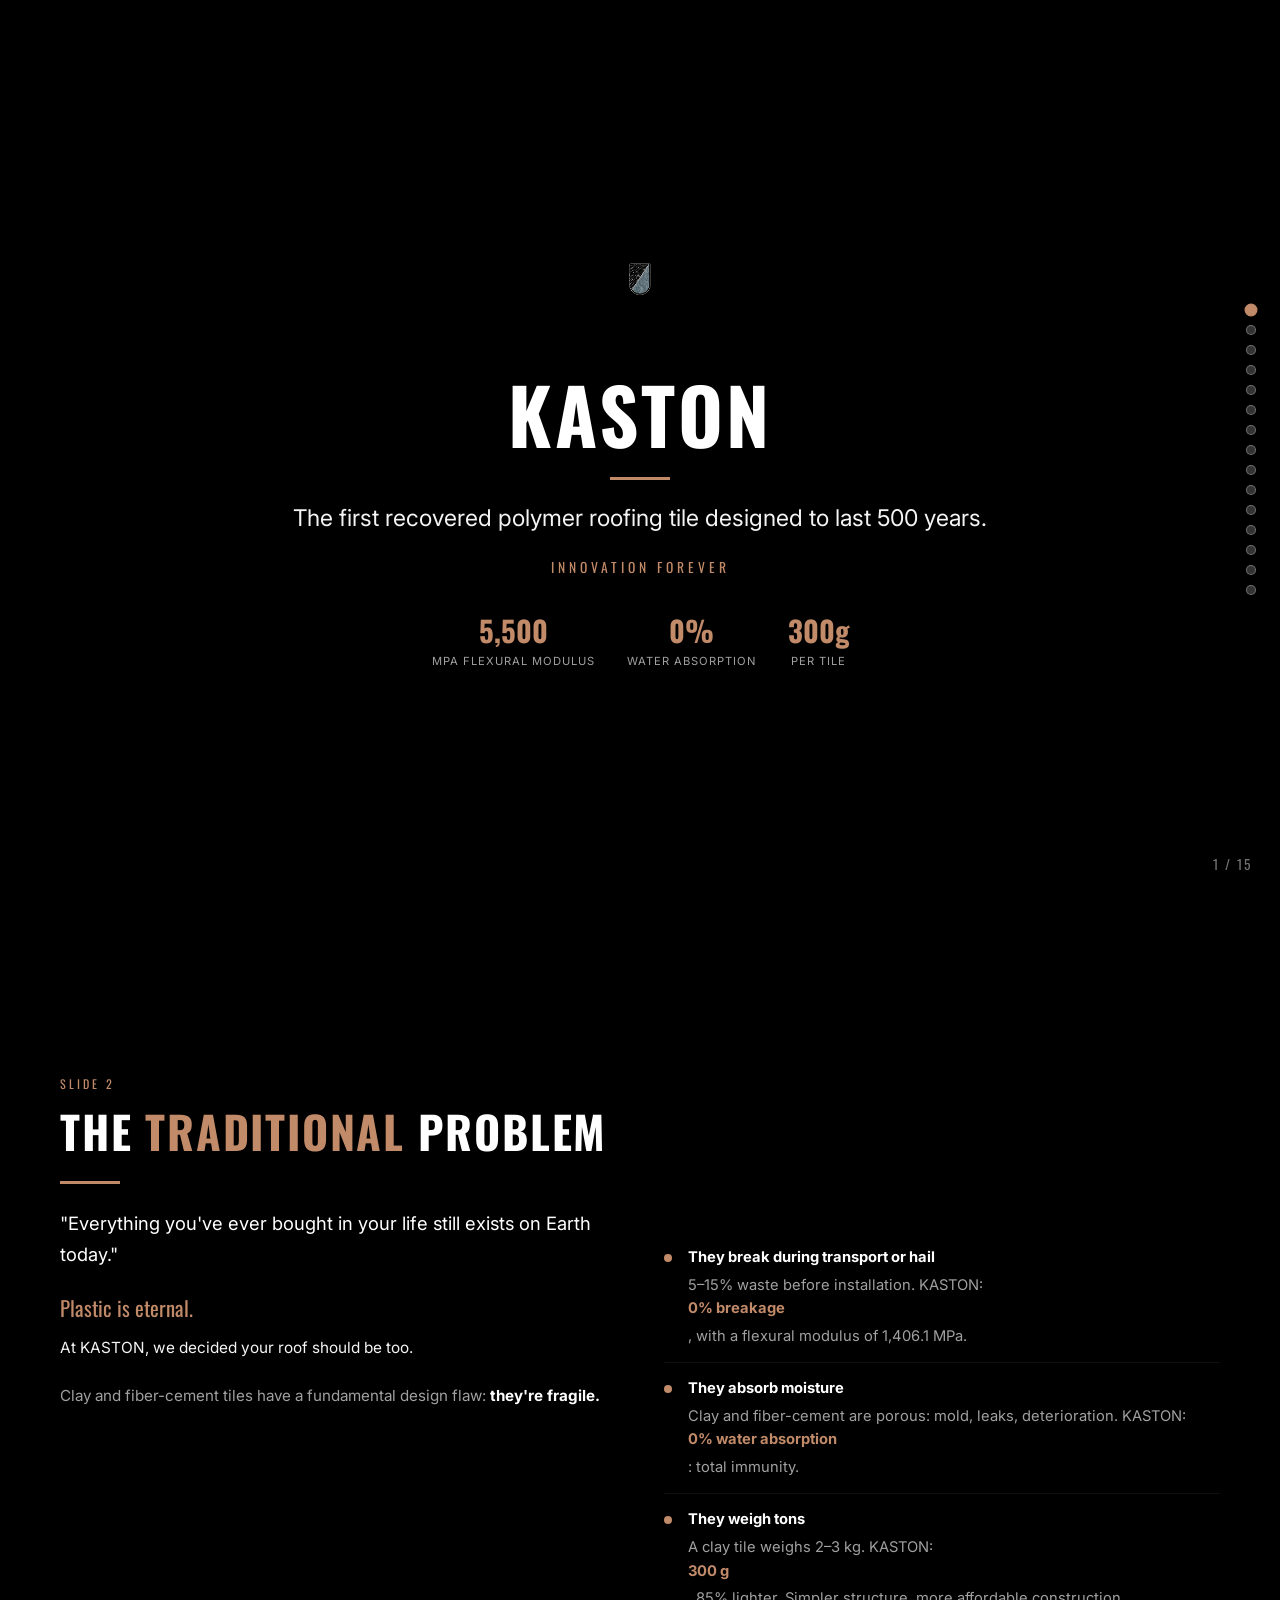
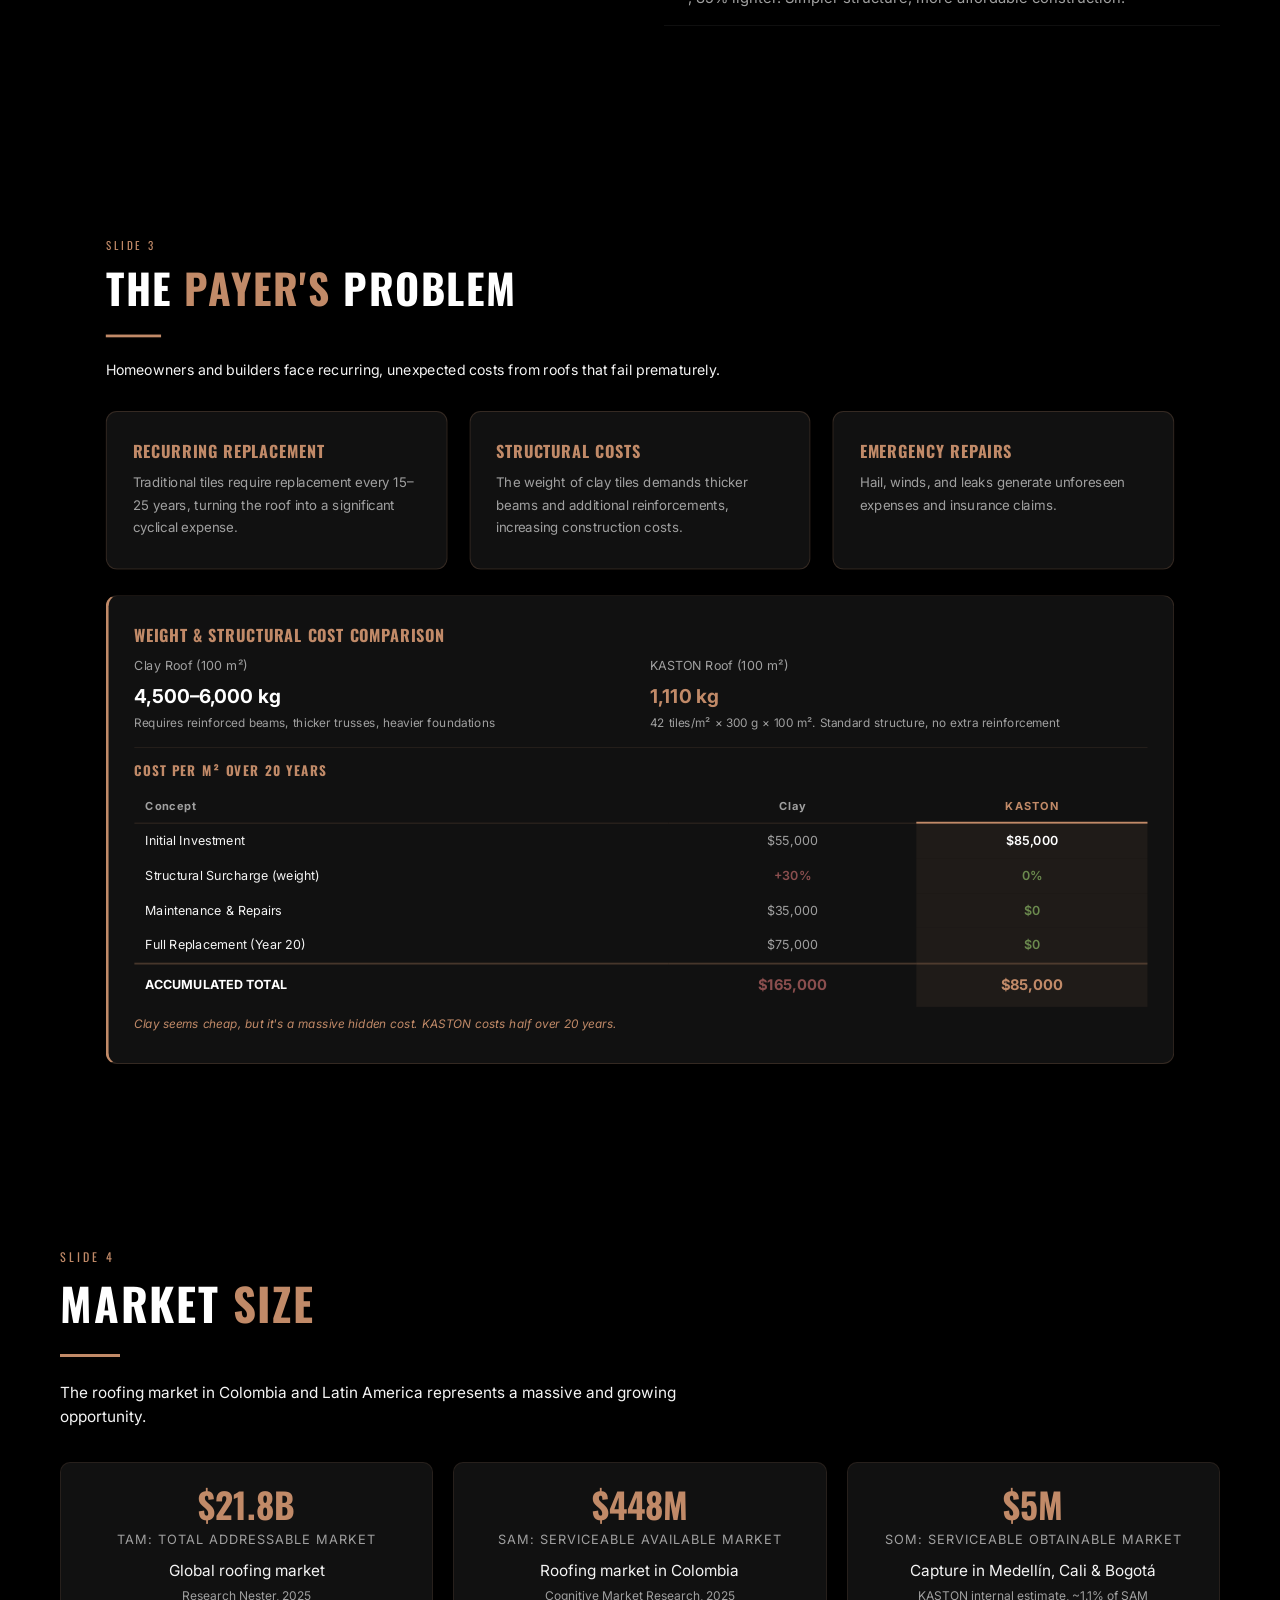
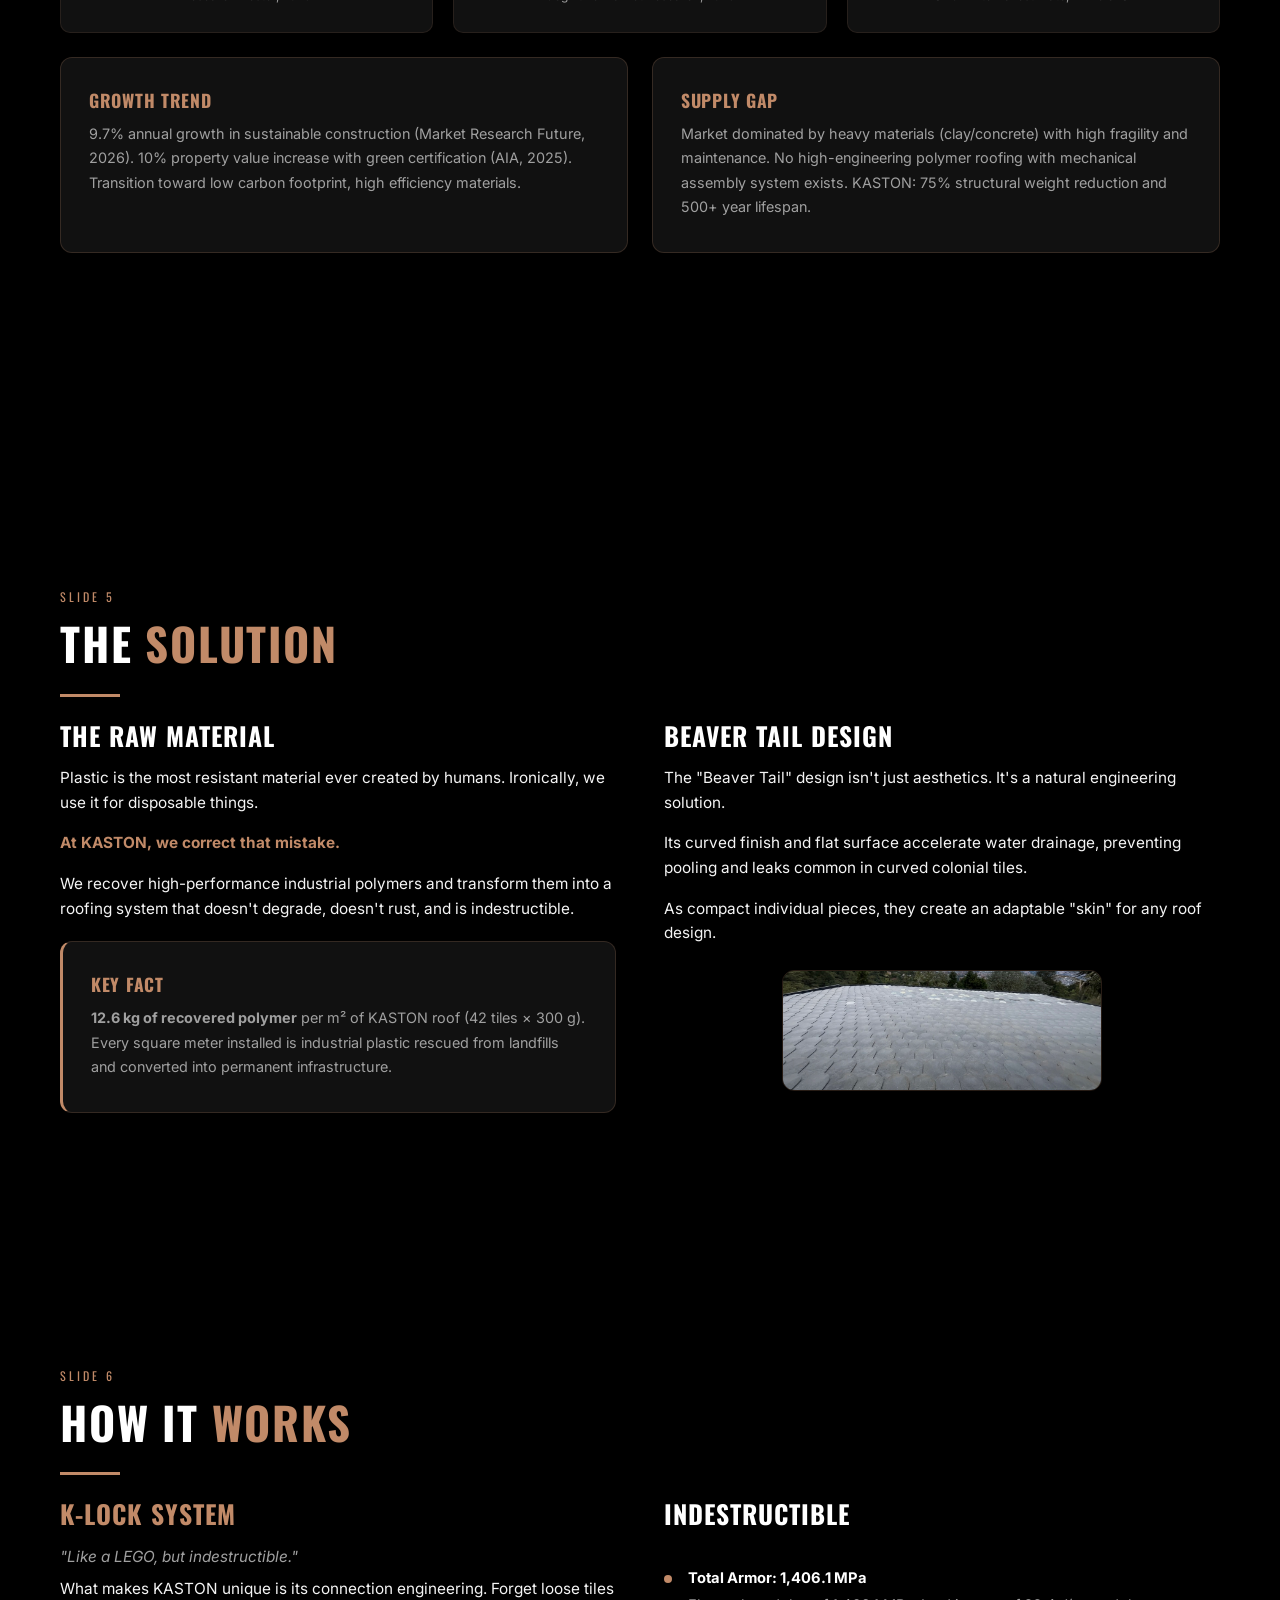
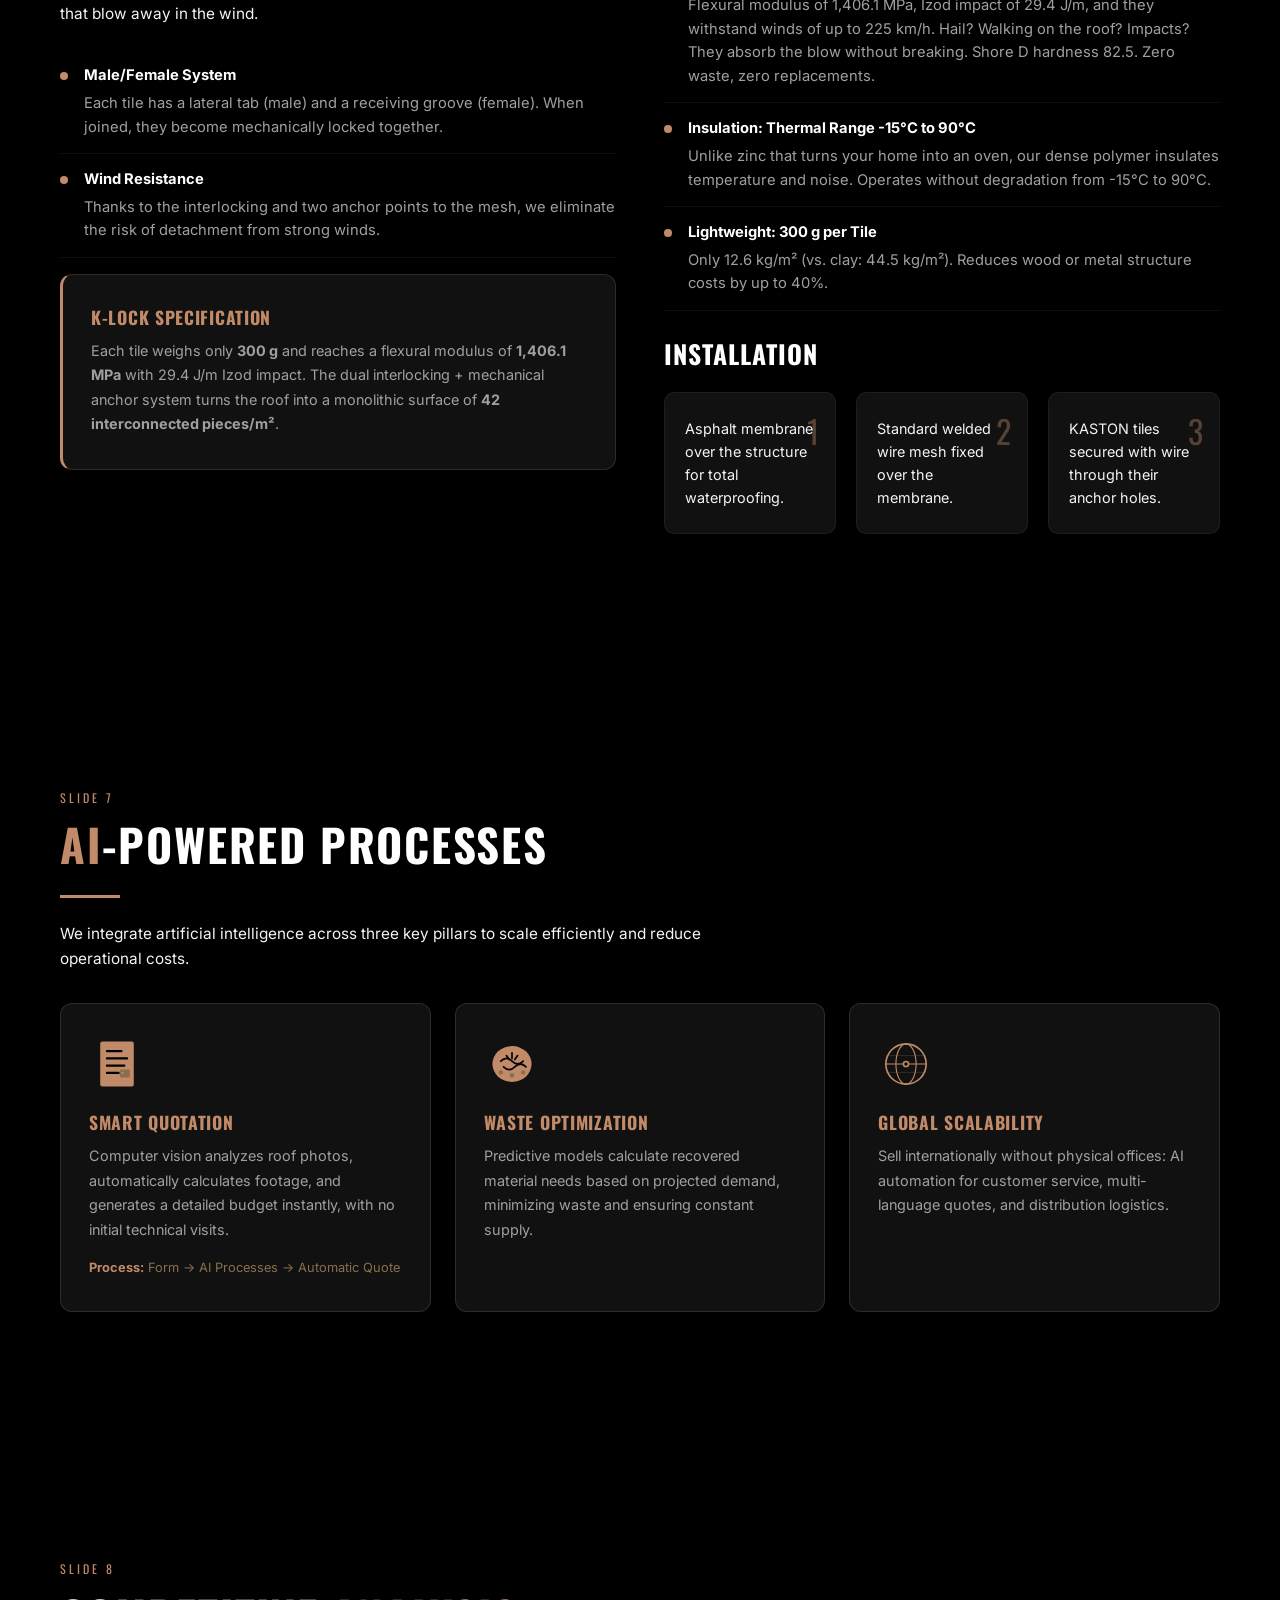
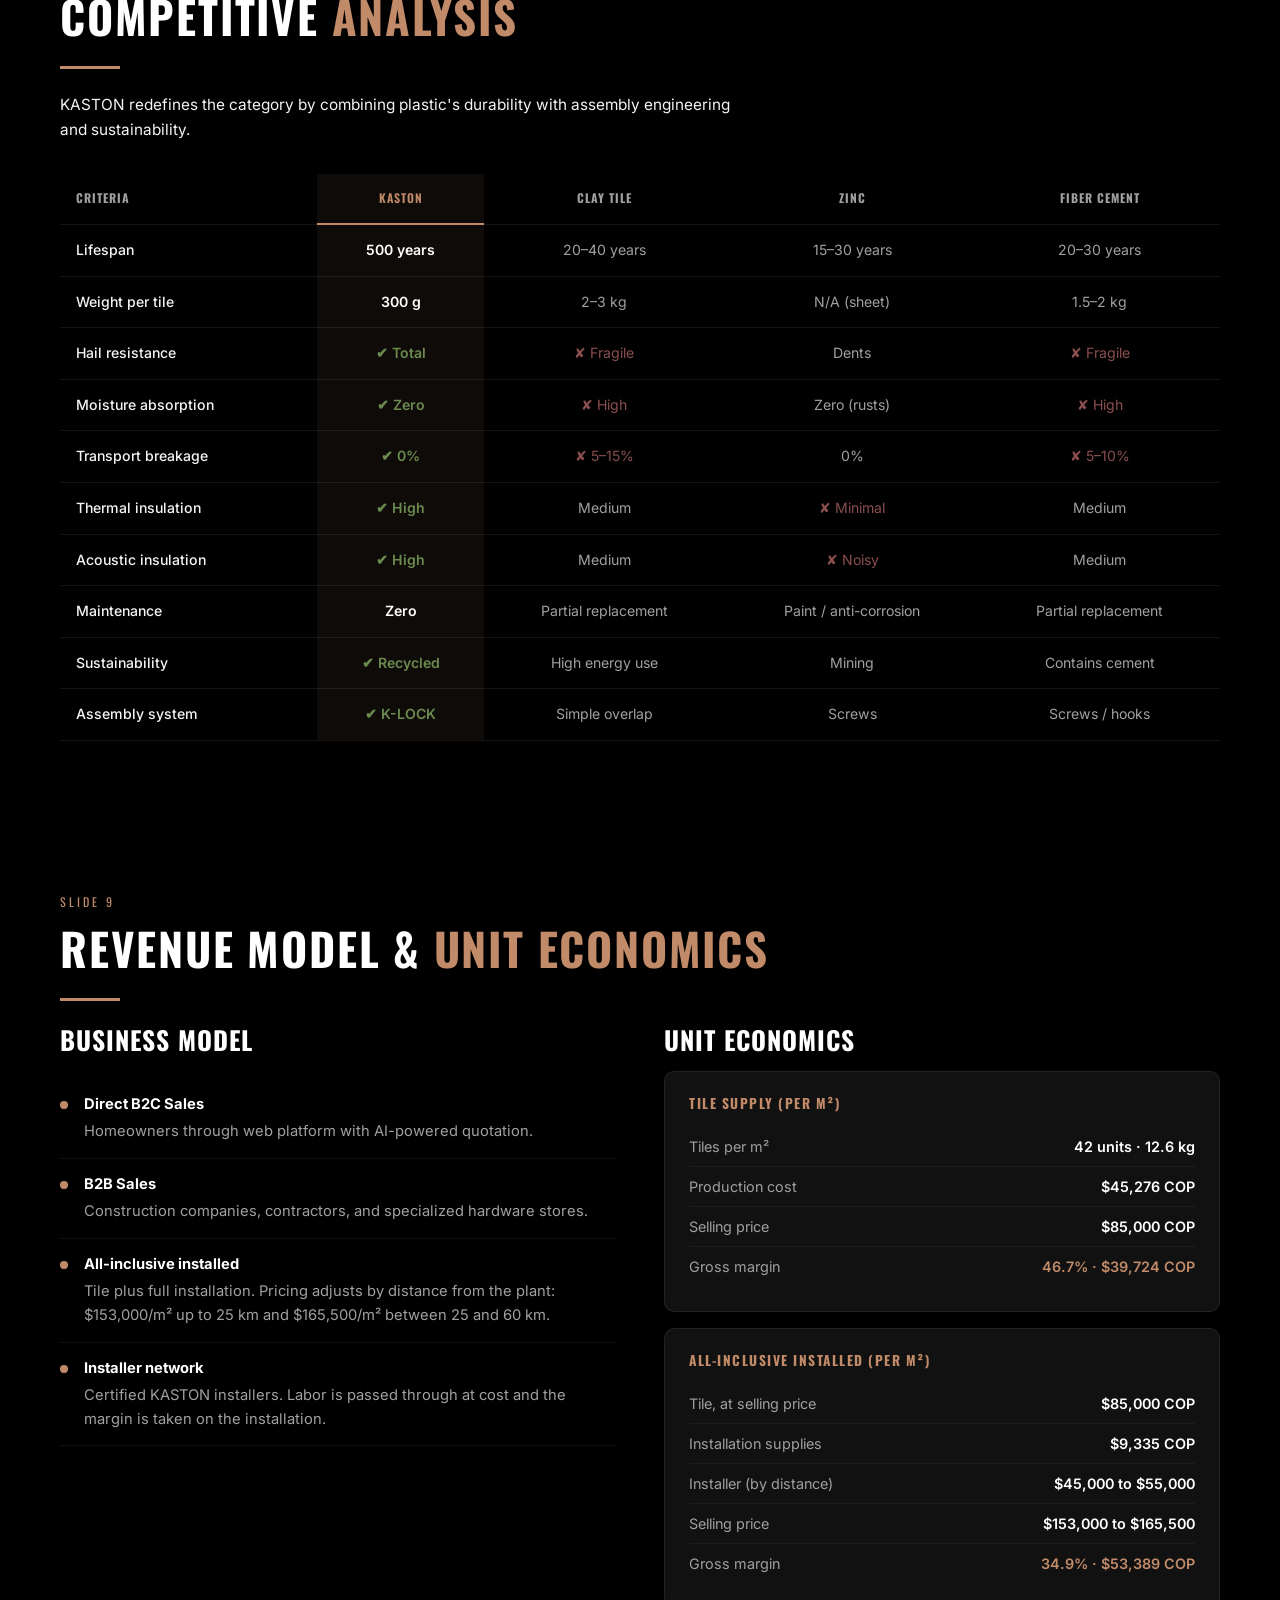
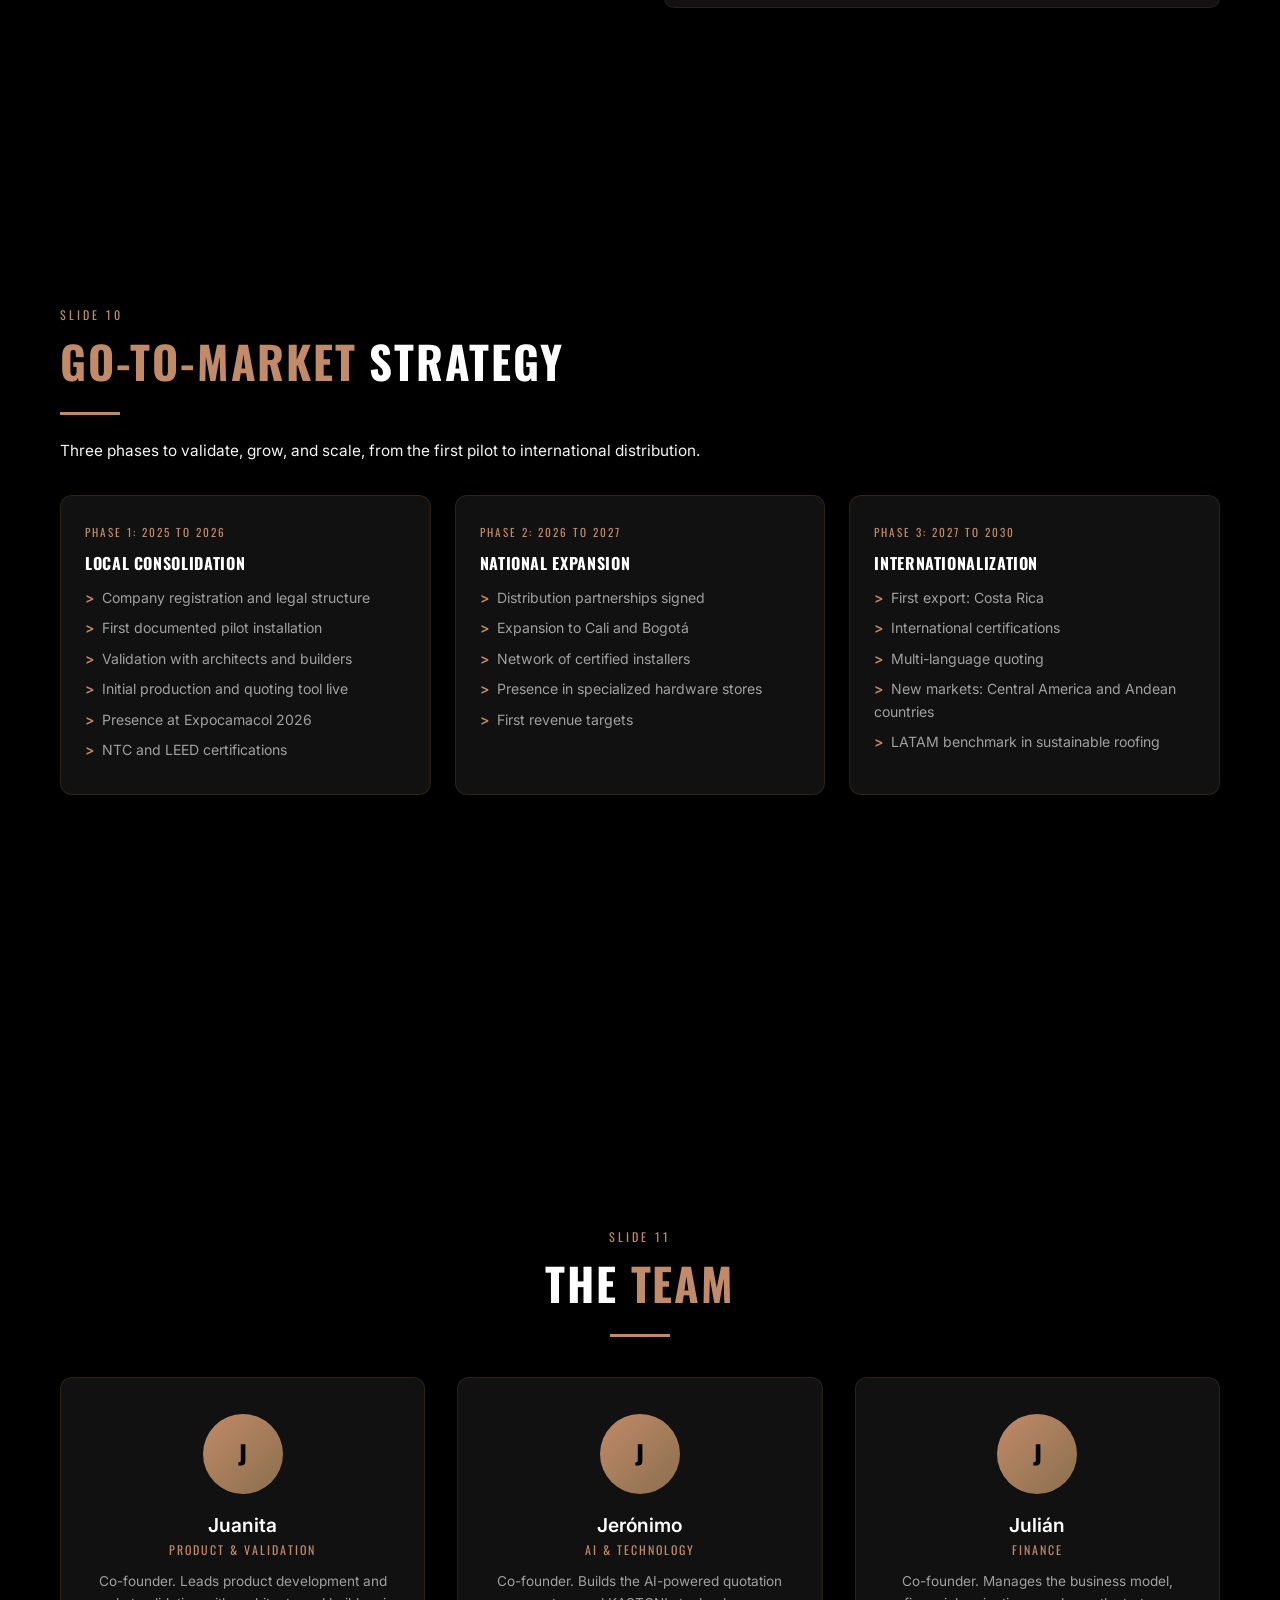
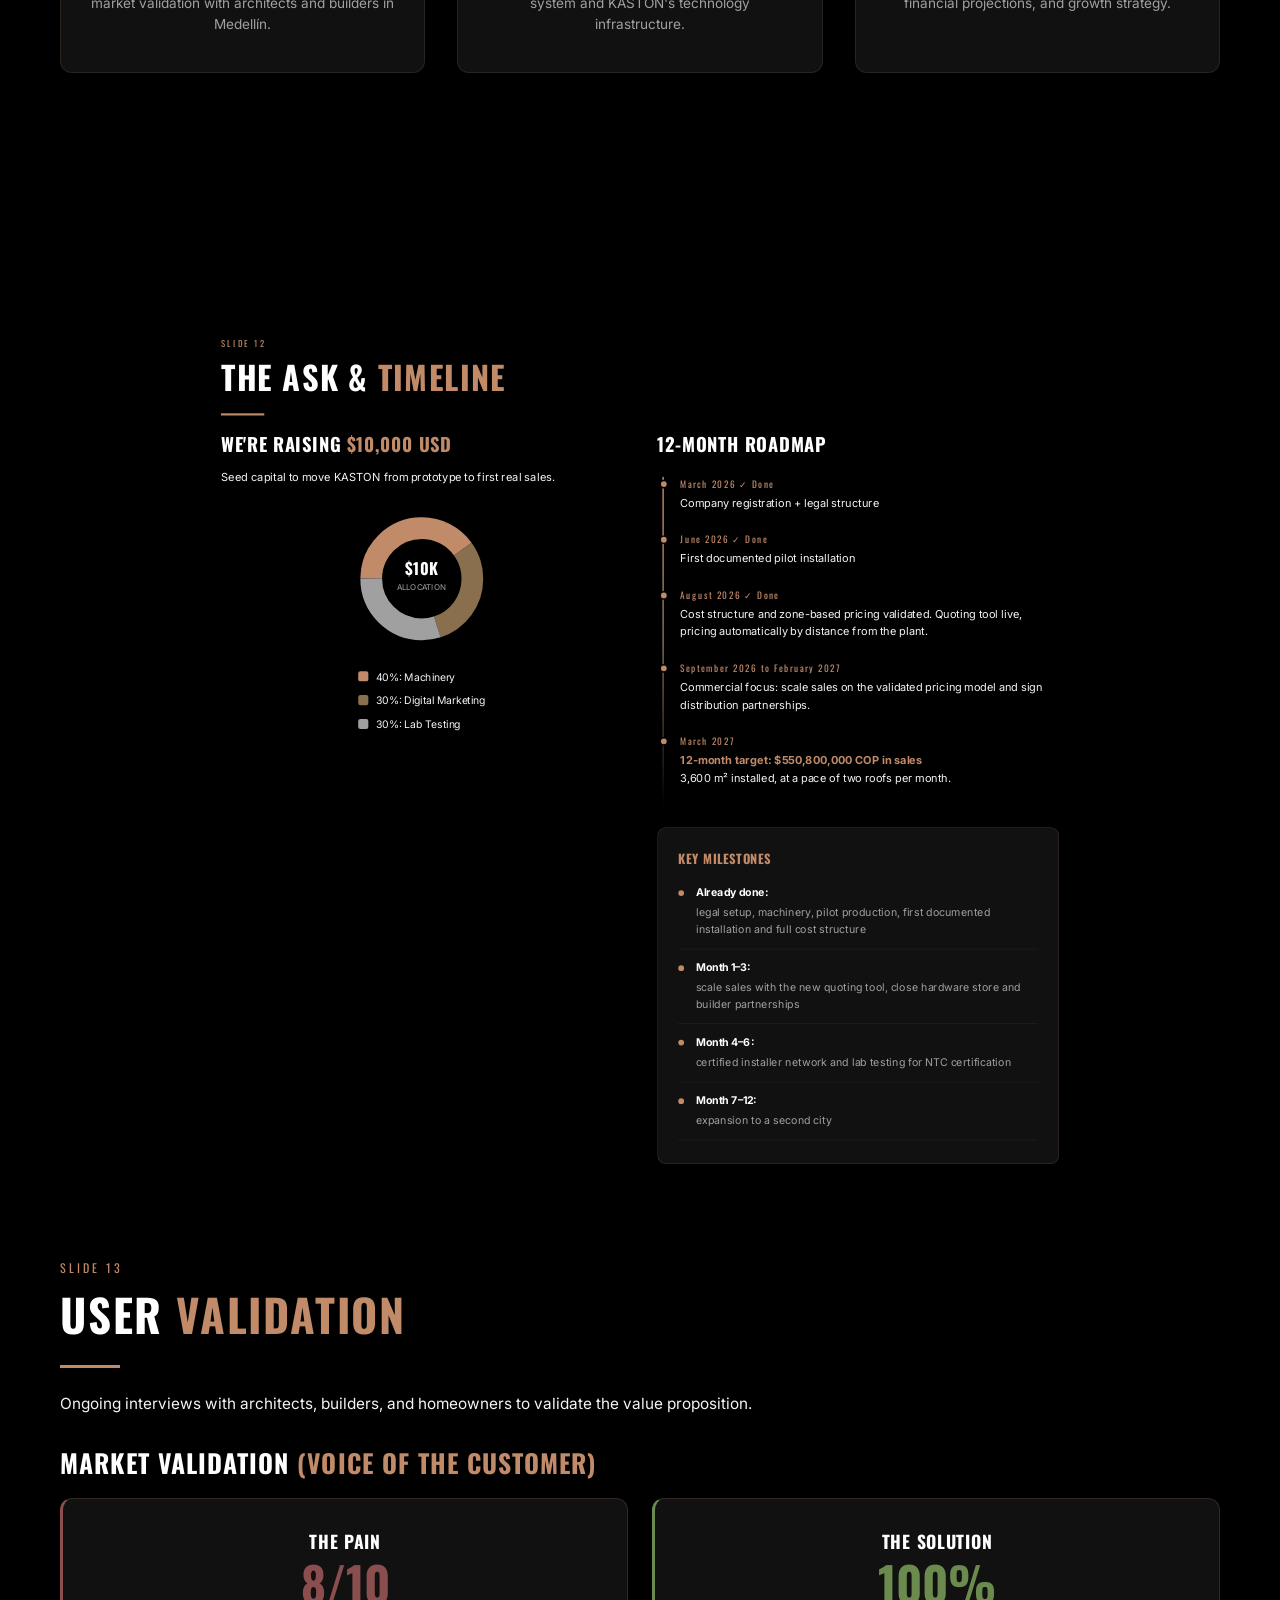
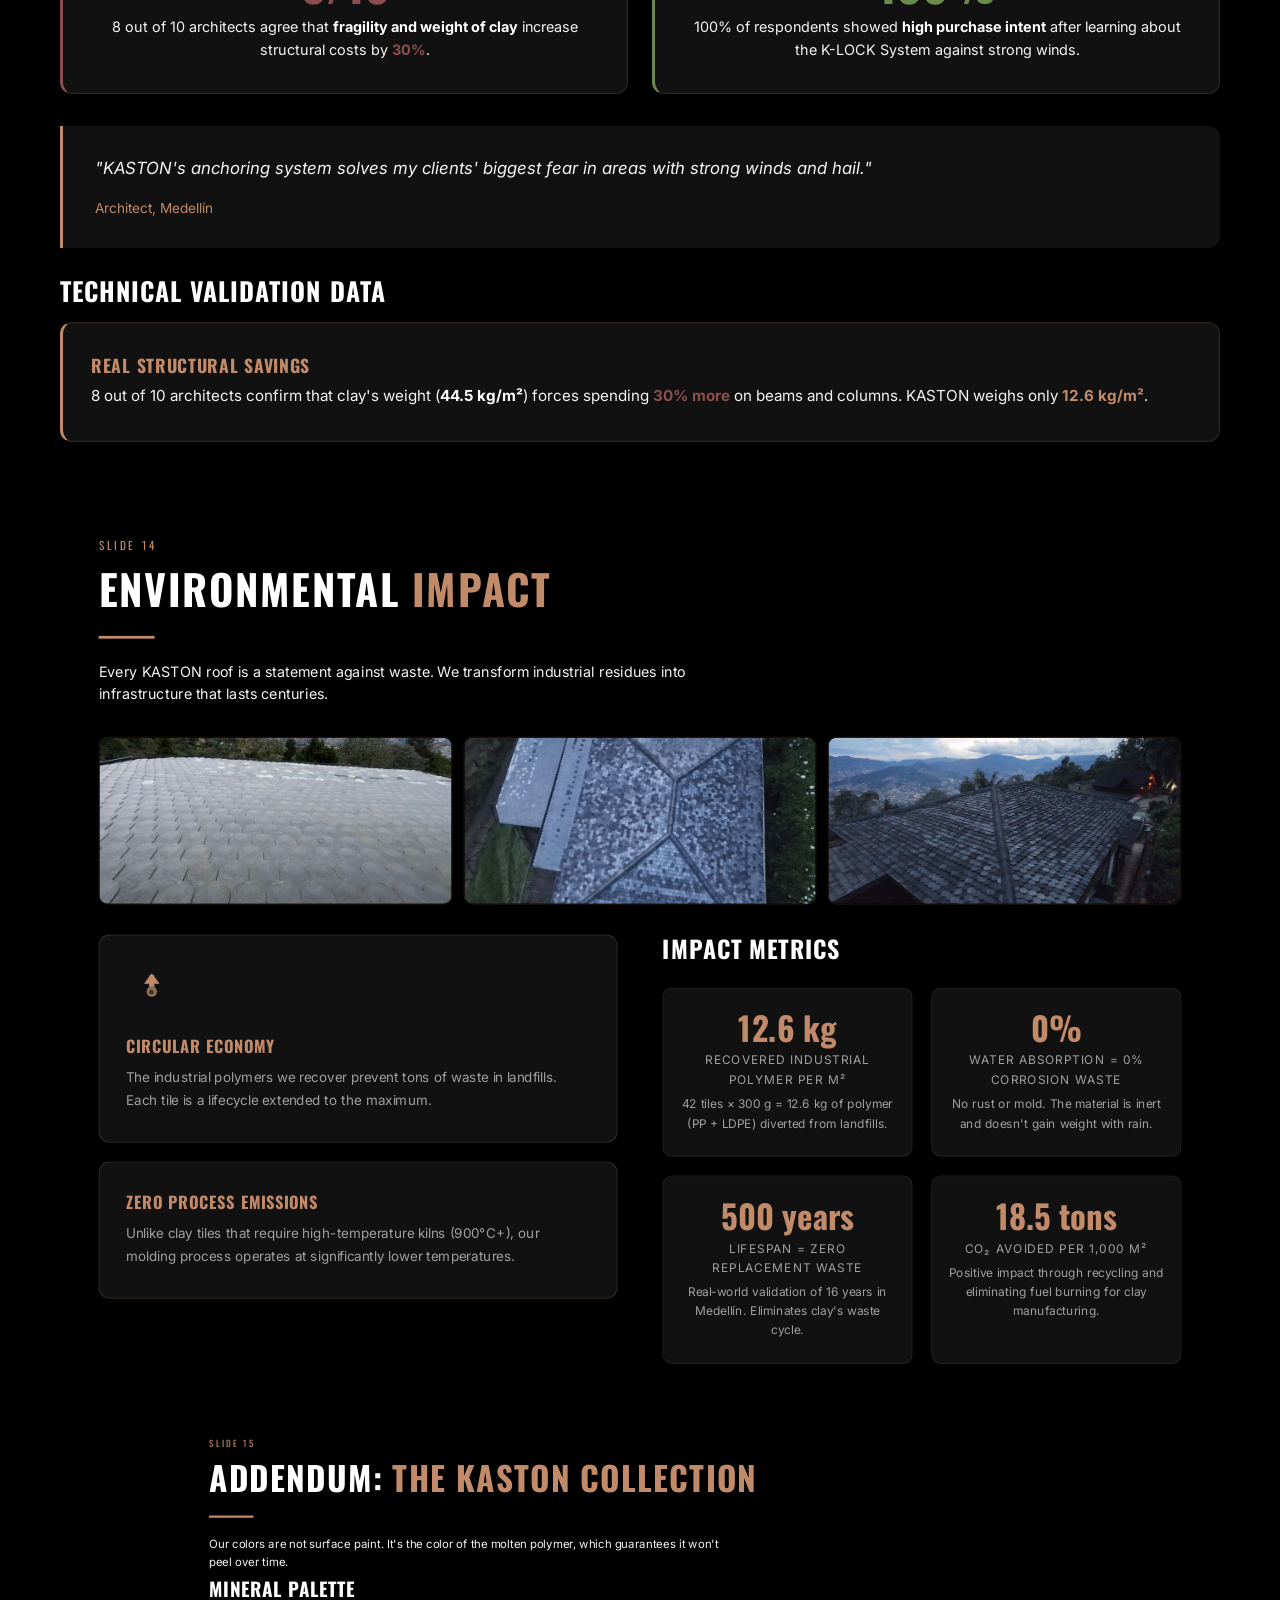
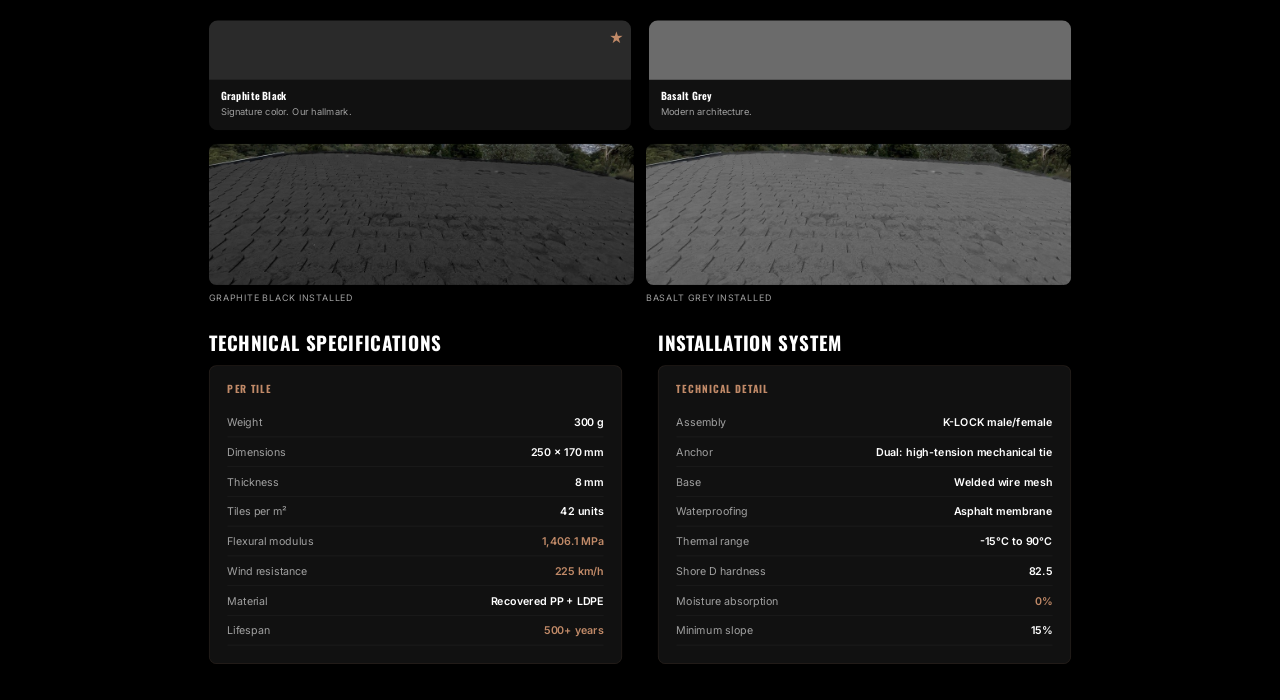
<file: kaston-pitch-deck-en.html>
<!DOCTYPE html>
<html lang="en">
<head>
    <meta charset="UTF-8">
    <meta name="viewport" content="width=device-width, initial-scale=1.0">
    <title>KASTON | Evidence-Based Pitch Deck</title>
    <link rel="preconnect" href="https://fonts.googleapis.com">
    <link rel="preconnect" href="https://fonts.gstatic.com" crossorigin>
    <link href="https://fonts.googleapis.com/css2?family=Oswald:wght@400;500;600;700&family=Inter:wght@300;400;500;600;700&display=swap" rel="stylesheet">
    <style>
        /* ========================================
           CSS CUSTOM PROPERTIES
           ======================================== */
        :root {
            --bg: #000000;
            --gold: #C18A68;
            --gold-dark: #8a6f4e;
            --gold-muted: #a0a0a0;
            --white: #FFFFFF;
            --light: #F4F4F4;
            --muted: #a0a0a0;
            --surface: #111111;
            --surface-light: #1a1a1a;
            --font-heading: 'Oswald', 'Now', 'Gotham', sans-serif;
            --font-body: 'Inter', 'Now', 'Gotham', sans-serif;
            --slide-transition: 0.4s ease;
        }

        /* ========================================
           RESET & BASE
           ======================================== */
        *, *::before, *::after {
            margin: 0;
            padding: 0;
            box-sizing: border-box;
        }

        html {
            scroll-snap-type: y mandatory;
            scroll-behavior: smooth;
            overflow-x: hidden;
        }

        body {
            background: var(--bg);
            color: var(--white);
            font-family: var(--font-body);
            line-height: 1.6;
            -webkit-font-smoothing: antialiased;
            -moz-osx-font-smoothing: grayscale;
        }

        /* ========================================
           TYPOGRAPHY
           ======================================== */
        h1, h2, h3, h4 {
            font-family: var(--font-heading);
            font-weight: 700;
            text-transform: uppercase;
            letter-spacing: 0.04em;
            line-height: 1.15;
        }

        h1 { font-size: clamp(2.8rem, 5vw, 4.5rem); }
        h2 { font-size: clamp(2rem, 3.5vw, 3.2rem); }
        h3 { font-size: clamp(1.3rem, 2vw, 1.8rem); }
        h4 { font-size: clamp(1rem, 1.5vw, 1.3rem); }

        p {
            font-size: clamp(0.95rem, 1.2vw, 1.1rem);
            color: var(--light);
        }

        .gold { color: var(--gold); }
        .muted { color: var(--muted); }
        .light { color: var(--light); }

        /* ========================================
           SLIDE SYSTEM
           ======================================== */
        .slide {
            width: 100vw;
            height: 100vh;
            scroll-snap-align: start;
            scroll-snap-stop: always;
            display: flex;
            flex-direction: column;
            justify-content: center;
            align-items: center;
            padding: 36px 60px;
            position: relative;
            overflow: hidden;
        }

        .slide-inner {
            max-width: 1200px;
            width: 100%;
            z-index: 1;
            transform-origin: top center;
        }

        .slide-label {
            font-family: var(--font-heading);
            font-size: 0.75rem;
            letter-spacing: 3px;
            text-transform: uppercase;
            color: var(--gold);
            margin-bottom: 12px;
            opacity: 0.8;
        }

        .slide-divider {
            width: 60px;
            height: 3px;
            background: var(--gold);
            margin: 24px 0;
        }

        /* ========================================
           PLACEHOLDER SYSTEM
           ======================================== */
        .placeholder {
            border: 2px dashed var(--gold);
            background: rgba(193, 138, 104, 0.06);
            border-radius: 8px;
            padding: 20px 24px;
            position: relative;
            margin: 8px 0;
        }

        .placeholder::after {
            content: 'PLACEHOLDER';
            position: absolute;
            top: 8px;
            right: 12px;
            font-family: var(--font-heading);
            font-size: 0.6rem;
            letter-spacing: 2px;
            color: var(--gold);
            opacity: 0.7;
        }

        .placeholder p {
            font-style: italic;
            color: var(--muted);
            font-size: 0.9rem;
        }

        /* ========================================
           DOT NAVIGATION
           ======================================== */
        .dot-nav {
            position: fixed;
            right: 24px;
            top: 50%;
            transform: translateY(-50%);
            display: flex;
            flex-direction: column;
            gap: 10px;
            z-index: 100;
        }

        .dot-nav a {
            width: 10px;
            height: 10px;
            border-radius: 50%;
            background: rgba(255, 255, 255, 0.2);
            border: 1px solid rgba(255, 255, 255, 0.3);
            transition: all 0.3s ease;
            display: block;
            cursor: pointer;
        }

        .dot-nav a:hover {
            background: rgba(193, 138, 104, 0.5);
            transform: scale(1.3);
        }

        .dot-nav a.active {
            background: var(--gold);
            border-color: var(--gold);
            transform: scale(1.3);
        }

        /* ========================================
           SLIDE COUNTER
           ======================================== */
        .slide-counter {
            position: fixed;
            bottom: 24px;
            right: 28px;
            font-family: var(--font-heading);
            font-size: 0.85rem;
            letter-spacing: 2px;
            color: var(--muted);
            z-index: 100;
            opacity: 0.7;
        }

        /* ========================================
           CARD COMPONENTS
           ======================================== */
        .card-grid {
            display: grid;
            grid-template-columns: repeat(auto-fit, minmax(280px, 1fr));
            gap: 24px;
            margin-top: 32px;
        }

        .card {
            background: var(--surface);
            border: 1px solid rgba(193, 138, 104, 0.2);
            border-radius: 12px;
            padding: 32px 28px;
            transition: border-color var(--slide-transition);
        }

        .card:hover {
            border-color: var(--gold);
        }

        .card-icon {
            width: 56px;
            height: 56px;
            margin-bottom: 20px;
        }

        .card h4 {
            color: var(--gold);
            margin-bottom: 12px;
            font-size: 1.1rem;
        }

        .card p {
            font-size: 0.9rem;
            color: var(--muted);
            line-height: 1.7;
        }

        /* ========================================
           FEATURE BULLETS
           ======================================== */
        .feature-list {
            list-style: none;
            margin-top: 24px;
        }

        .feature-list li {
            padding: 14px 0;
            border-bottom: 1px solid rgba(255, 255, 255, 0.06);
            display: flex;
            align-items: flex-start;
            gap: 16px;
        }

        .feature-list li::before {
            content: '';
            width: 8px;
            height: 8px;
            min-width: 8px;
            background: var(--gold);
            border-radius: 50%;
            margin-top: 8px;
        }

        .feature-list li strong {
            color: var(--white);
            display: block;
            margin-bottom: 4px;
        }

        .feature-list li span {
            color: var(--muted);
            font-size: 0.92rem;
        }

        /* ========================================
           COMPETITION TABLE
           ======================================== */
        .comp-table {
            width: 100%;
            border-collapse: collapse;
            margin-top: 24px;
            font-size: 0.88rem;
        }

        .comp-table th,
        .comp-table td {
            padding: 14px 16px;
            text-align: center;
            border-bottom: 1px solid rgba(255, 255, 255, 0.08);
        }

        .comp-table th {
            font-family: var(--font-heading);
            letter-spacing: 1px;
            text-transform: uppercase;
            font-size: 0.75rem;
            color: var(--muted);
            padding-bottom: 16px;
        }

        .comp-table th.kaston-col {
            color: var(--gold);
            border-bottom: 2px solid var(--gold);
        }

        .comp-table td:first-child {
            text-align: left;
            color: var(--light);
            font-weight: 500;
        }

        .comp-table .kaston-col {
            background: rgba(193, 138, 104, 0.08);
            color: var(--white);
            font-weight: 600;
        }

        .comp-table td {
            color: var(--muted);
        }

        .comp-table .check { color: #6b8a4e; }
        .comp-table .cross { color: #8a4e4e; }

        /* ========================================
           TWO-COLUMN LAYOUT
           ======================================== */
        .two-col {
            display: grid;
            grid-template-columns: 1fr 1fr;
            gap: 48px;
            align-items: start;
        }

        .two-col-60-40 {
            display: grid;
            grid-template-columns: 1.4fr 1fr;
            gap: 48px;
            align-items: start;
        }

        /* ========================================
           DONUT CHART
           ======================================== */
        .donut-container {
            display: flex;
            flex-direction: column;
            align-items: center;
            gap: 24px;
        }

        .donut-legend {
            display: flex;
            flex-direction: column;
            gap: 10px;
        }

        .donut-legend-item {
            display: flex;
            align-items: center;
            gap: 10px;
            font-size: 0.9rem;
        }

        .donut-legend-swatch {
            width: 14px;
            height: 14px;
            border-radius: 3px;
            flex-shrink: 0;
        }

        /* ========================================
           TIMELINE
           ======================================== */
        .timeline {
            position: relative;
            padding-left: 32px;
            margin-top: 32px;
        }

        .timeline::before {
            content: '';
            position: absolute;
            left: 7px;
            top: 0;
            bottom: 0;
            width: 2px;
            background: linear-gradient(to bottom, var(--gold), var(--gold-dark), transparent);
        }

        .timeline-item {
            position: relative;
            padding-bottom: 28px;
        }

        .timeline-item::before {
            content: '';
            position: absolute;
            left: -29px;
            top: 4px;
            width: 12px;
            height: 12px;
            border-radius: 50%;
            background: var(--gold);
            border: 2px solid var(--bg);
        }

        .timeline-date {
            font-family: var(--font-heading);
            font-size: 0.8rem;
            letter-spacing: 2px;
            color: var(--gold);
            margin-bottom: 4px;
        }

        .timeline-text {
            color: var(--light);
            font-size: 0.95rem;
        }

        /* ========================================
           TEAM SECTION
           ======================================== */
        .team-grid {
            display: grid;
            grid-template-columns: repeat(3, 1fr);
            gap: 32px;
            margin-top: 40px;
        }

        .team-card {
            background: var(--surface);
            border: 1px solid rgba(193, 138, 104, 0.15);
            border-radius: 12px;
            padding: 36px 28px;
            text-align: center;
        }

        .team-avatar {
            width: 80px;
            height: 80px;
            border-radius: 50%;
            background: linear-gradient(135deg, var(--gold), var(--gold-dark));
            margin: 0 auto 20px;
            display: flex;
            align-items: center;
            justify-content: center;
            font-family: var(--font-heading);
            font-size: 1.6rem;
            color: var(--bg);
            font-weight: 700;
        }

        .team-card h4 {
            color: var(--white);
            margin-bottom: 4px;
            text-transform: none;
            letter-spacing: 0;
            font-family: var(--font-body);
            font-weight: 600;
        }

        .team-card .team-role {
            font-family: var(--font-heading);
            font-size: 0.75rem;
            letter-spacing: 2px;
            text-transform: uppercase;
            color: var(--gold);
            margin-bottom: 12px;
        }

        .team-card p {
            font-size: 0.85rem;
            color: var(--muted);
        }

        /* ========================================
           QUOTE / TESTIMONIAL
           ======================================== */
        .quote-card {
            background: var(--surface);
            border-left: 3px solid var(--gold);
            border-radius: 0 12px 12px 0;
            padding: 28px 32px;
            margin: 16px 0;
        }

        .quote-card blockquote {
            font-size: 1.05rem;
            font-style: italic;
            color: var(--light);
            line-height: 1.7;
            margin-bottom: 12px;
        }

        .quote-card cite {
            font-style: normal;
            font-size: 0.85rem;
            color: var(--gold);
        }

        /* ========================================
           STAT BOXES
           ======================================== */
        .stat-row {
            display: grid;
            grid-template-columns: repeat(auto-fit, minmax(180px, 1fr));
            gap: 20px;
            margin-top: 28px;
        }

        .stat-box {
            text-align: center;
            padding: 24px 16px;
            background: var(--surface);
            border-radius: 10px;
            border: 1px solid rgba(193, 138, 104, 0.12);
        }

        .stat-box .stat-number {
            font-family: var(--font-heading);
            font-size: 2.2rem;
            color: var(--gold);
            font-weight: 700;
            line-height: 1;
            margin-bottom: 8px;
        }

        .stat-box .stat-label {
            font-size: 0.8rem;
            color: var(--muted);
            text-transform: uppercase;
            letter-spacing: 1px;
        }

        /* ========================================
           COLOR SWATCHES
           ======================================== */
        .swatch-row {
            display: flex;
            gap: 24px;
            margin-top: 28px;
        }

        .swatch {
            flex: 1;
            border-radius: 12px;
            overflow: hidden;
        }

        .swatch-color {
            height: 80px;
            position: relative;
        }

        .swatch-color.star::after {
            content: '\2605';
            position: absolute;
            top: 8px;
            right: 10px;
            color: var(--gold);
            font-size: 1.2rem;
        }

        .swatch-info {
            padding: 14px 16px;
            background: var(--surface);
        }

        .swatch-info h4 {
            font-size: 0.85rem;
            color: var(--white);
            margin-bottom: 4px;
            text-transform: none;
            letter-spacing: 0.5px;
        }

        .swatch-info p {
            font-size: 0.78rem;
            color: var(--muted);
        }

        /* ========================================
           GTM STEPS
           ======================================== */
        .gtm-phases {
            display: grid;
            grid-template-columns: repeat(3, 1fr);
            gap: 24px;
            margin-top: 32px;
        }

        .gtm-phase {
            background: var(--surface);
            border: 1px solid rgba(193, 138, 104, 0.15);
            border-radius: 12px;
            padding: 28px 24px;
            position: relative;
        }

        .gtm-phase::before {
            content: attr(data-phase);
            font-family: var(--font-heading);
            font-size: 0.7rem;
            letter-spacing: 2px;
            text-transform: uppercase;
            color: var(--gold);
            display: block;
            margin-bottom: 12px;
        }

        .gtm-phase h4 {
            color: var(--white);
            margin-bottom: 10px;
            font-size: 1rem;
        }

        .gtm-phase ul { list-style: none; }

        .gtm-phase ul li {
            padding: 4px 0;
            color: var(--muted);
            font-size: 0.88rem;
        }

        .gtm-phase ul li::before {
            content: '>';
            color: var(--gold);
            margin-right: 8px;
            font-weight: 600;
        }

        /* ========================================
           INSTALLATION STEPS
           ======================================== */
        .install-steps {
            display: grid;
            grid-template-columns: repeat(3, 1fr);
            gap: 20px;
            margin-top: 24px;
        }

        .install-step {
            background: var(--surface);
            border-radius: 10px;
            padding: 24px 20px;
            position: relative;
            border: 1px solid rgba(193, 138, 104, 0.1);
        }

        .install-step .step-num {
            font-family: var(--font-heading);
            font-size: 2rem;
            color: var(--gold);
            opacity: 0.4;
            position: absolute;
            top: 12px;
            right: 16px;
        }

        .install-step p {
            font-size: 0.9rem;
            color: var(--light);
        }

        /* ========================================
           UNIT ECONOMICS
           ======================================== */
        .econ-card {
            background: var(--surface);
            border-radius: 10px;
            padding: 24px;
            border: 1px solid rgba(193, 138, 104, 0.12);
        }

        .econ-card h4 {
            color: var(--gold);
            font-size: 0.85rem;
            letter-spacing: 1.5px;
            margin-bottom: 16px;
        }

        .econ-row {
            display: flex;
            justify-content: space-between;
            padding: 8px 0;
            border-bottom: 1px solid rgba(255,255,255,0.05);
            font-size: 0.9rem;
        }

        .econ-row .label { color: var(--muted); }
        .econ-row .value { color: var(--white); font-weight: 600; }

        /* ========================================
           ANIMATIONS
           ======================================== */
        .fade-in {
            opacity: 0;
            transform: translateY(24px);
            transition: opacity 0.7s ease, transform 0.7s ease;
        }

        .fade-in.visible {
            opacity: 1;
            transform: translateY(0);
        }

        .fade-in-delay-1 { transition-delay: 0.15s; }
        .fade-in-delay-2 { transition-delay: 0.3s; }
        .fade-in-delay-3 { transition-delay: 0.45s; }

        /* ========================================
           PRINT STYLES
           ======================================== */
        @media print {
            html { scroll-snap-type: none; }
            .slide {
                page-break-after: always;
                page-break-inside: avoid;
                min-height: 100vh;
                padding: 40px 60px;
                -webkit-print-color-adjust: exact;
                print-color-adjust: exact;
            }
            .dot-nav, .slide-counter { display: none !important; }
            body { background: #000 !important; -webkit-print-color-adjust: exact; print-color-adjust: exact; }
            .card, .stat-box, .team-card, .comp-table,
            .gtm-phase, .install-step, .econ-card, .quote-card {
                -webkit-print-color-adjust: exact; print-color-adjust: exact;
            }
            @page { size: landscape; margin: 0; }
        }

        /* ========================================
           RESPONSIVE
           ======================================== */
        @media (max-width: 900px) {
            .slide { padding: 40px 32px; }
            .two-col, .two-col-60-40 { grid-template-columns: 1fr; gap: 32px; }
            .team-grid { grid-template-columns: 1fr; }
            .gtm-phases { grid-template-columns: 1fr; }
            .install-steps { grid-template-columns: 1fr; }
            .comp-table { font-size: 0.78rem; }
            .comp-table th, .comp-table td { padding: 10px 8px; }
            .dot-nav { right: 10px; }
            .swatch-row { flex-direction: column; }
        }
    </style>
</head>
<body>

<!-- DOT NAVIGATION -->
<nav class="dot-nav" id="dotNav" aria-label="Slide navigation"></nav>
<div class="slide-counter" id="slideCounter">1 / 15</div>

<!-- ============================================
     SLIDE 1: COVER
     ============================================ -->
<section class="slide" id="slide-1">
    <div class="slide-inner" style="text-align:center;">
        <div class="fade-in" style="margin-bottom:32px;">
            <img src="isotipo.svg" alt="KASTON" style="width:100px; height:100px; object-fit:contain;">
        </div>
        <h1 class="fade-in fade-in-delay-1" style="font-size:clamp(3rem,6vw,5.5rem); margin-bottom:16px;">
            KASTON
        </h1>
        <div class="slide-divider fade-in fade-in-delay-2" style="margin:20px auto;"></div>
        <p class="fade-in fade-in-delay-2" style="font-size:clamp(1.1rem,1.8vw,1.5rem); color:var(--light); max-width:750px; margin:0 auto 20px;">
            The first recovered polymer roofing tile designed to last 500 years.
        </p>
        <p class="fade-in fade-in-delay-3" style="font-family:var(--font-heading); font-size:0.85rem; letter-spacing:4px; color:var(--gold); margin-bottom:28px;">
            INNOVATION FOREVER
        </p>
        <div class="fade-in fade-in-delay-3" style="display:flex; justify-content:center; gap:32px; flex-wrap:wrap;">
            <div style="text-align:center;">
                <div style="font-family:var(--font-heading); font-size:1.8rem; color:var(--gold); font-weight:700;">5,500</div>
                <div style="font-size:0.7rem; color:var(--muted); letter-spacing:1px; text-transform:uppercase;">MPa Flexural modulus</div>
            </div>
            <div style="text-align:center;">
                <div style="font-family:var(--font-heading); font-size:1.8rem; color:var(--gold); font-weight:700;">0%</div>
                <div style="font-size:0.7rem; color:var(--muted); letter-spacing:1px; text-transform:uppercase;">Water Absorption</div>
            </div>
            <div style="text-align:center;">
                <div style="font-family:var(--font-heading); font-size:1.8rem; color:var(--gold); font-weight:700;">300g</div>
                <div style="font-size:0.7rem; color:var(--muted); letter-spacing:1px; text-transform:uppercase;">Per Tile</div>
            </div>
        </div>
    </div>
</section>

<!-- ============================================
     SLIDE 2: PROBLEM
     ============================================ -->
<section class="slide" id="slide-2">
    <div class="slide-inner">
        <div class="slide-label fade-in">Slide 2</div>
        <h2 class="fade-in">The <span class="gold">Traditional</span> Problem</h2>
        <div class="slide-divider fade-in"></div>

        <div class="two-col" style="margin-top:24px;">
            <div class="fade-in fade-in-delay-1">
                <p style="font-size:1.15rem; color:var(--white); margin-bottom:20px; line-height:1.7;">
                    "Everything you've ever bought in your life still exists on Earth today."
                </p>
                <p style="font-size:1.3rem; color:var(--gold); font-family:var(--font-heading); margin-bottom:12px;">
                    Plastic is eternal.
                </p>
                <p style="color:var(--light);">
                    At KASTON, we decided your roof should be too.
                </p>
                <p style="margin-top:24px; color:var(--muted); font-size:0.95rem;">
                    Clay and fiber-cement tiles have a fundamental design flaw: <strong style="color:var(--white);">they're fragile.</strong>
                </p>
            </div>

            <div class="fade-in fade-in-delay-2">
                <ul class="feature-list">
                    <li>
                        <span><strong>They break during transport or hail</strong>
                        5–15% waste before installation. KASTON: <strong style="color:var(--gold);">0% breakage</strong>, with a flexural modulus of 1,406.1 MPa.</span>
                    </li>
                    <li>
                        <span><strong>They absorb moisture</strong>
                        Clay and fiber-cement are porous: mold, leaks, deterioration. KASTON: <strong style="color:var(--gold);">0% water absorption</strong>: total immunity.</span>
                    </li>
                    <li>
                        <span><strong>They weigh tons</strong>
                        A clay tile weighs 2–3 kg. KASTON: <strong style="color:var(--gold);">300 g</strong>, 85% lighter. Simpler structure, more affordable construction.</span>
                    </li>
                </ul>
            </div>
        </div>
    </div>
</section>

<!-- ============================================
     SLIDE 3: THE PAYER'S PROBLEM
     ============================================ -->
<section class="slide" id="slide-3">
    <div class="slide-inner">
        <div class="slide-label fade-in">Slide 3</div>
        <h2 class="fade-in">The <span class="gold">Payer's</span> Problem</h2>
        <div class="slide-divider fade-in"></div>
        <p class="fade-in" style="max-width:700px; margin-bottom:32px;">
            Homeowners and builders face recurring, unexpected costs from roofs that fail prematurely.
        </p>

        <div class="card-grid fade-in fade-in-delay-1">
            <div class="card">
                <h4>Recurring Replacement</h4>
                <p>Traditional tiles require replacement every 15–25 years, turning the roof into a significant cyclical expense.</p>
            </div>
            <div class="card">
                <h4>Structural Costs</h4>
                <p>The weight of clay tiles demands thicker beams and additional reinforcements, increasing construction costs.</p>
            </div>
            <div class="card">
                <h4>Emergency Repairs</h4>
                <p>Hail, winds, and leaks generate unforeseen expenses and insurance claims.</p>
            </div>
        </div>

        <div class="card fade-in fade-in-delay-2" style="margin-top:28px; border-left:3px solid var(--gold);">
            <h4 style="color:var(--gold); margin-bottom:12px;">Weight & Structural Cost Comparison</h4>
            <div style="display:grid; grid-template-columns:1fr 1fr; gap:20px;">
                <div>
                    <p style="font-size:0.85rem; color:var(--muted); margin-bottom:4px;">Clay Roof (100 m²)</p>
                    <p style="font-size:1.3rem; color:var(--white);"><strong>4,500–6,000 kg</strong></p>
                    <p style="font-size:0.8rem; color:var(--muted);">Requires reinforced beams, thicker trusses, heavier foundations</p>
                </div>
                <div>
                    <p style="font-size:0.85rem; color:var(--muted); margin-bottom:4px;">KASTON Roof (100 m²)</p>
                    <p style="font-size:1.3rem; color:var(--gold);"><strong>1,110 kg</strong></p>
                    <p style="font-size:0.8rem; color:var(--muted);">42 tiles/m² × 300 g × 100 m². Standard structure, no extra reinforcement</p>
                </div>
            </div>
            <div style="margin-top:16px; border-top:1px solid rgba(193,138,104,0.15); padding-top:16px;">
                <h4 style="color:var(--gold); font-size:0.9rem; letter-spacing:1.5px; margin-bottom:12px;">COST PER M² OVER 20 YEARS</h4>
                <table style="width:100%; border-collapse:collapse; font-size:0.85rem;">
                    <thead>
                        <tr>
                            <th style="text-align:left; padding:8px 12px; color:var(--muted); font-size:0.75rem; letter-spacing:1px; border-bottom:1px solid rgba(193,138,104,0.2);">Concept</th>
                            <th style="text-align:center; padding:8px 12px; color:var(--muted); font-size:0.75rem; letter-spacing:1px; border-bottom:1px solid rgba(193,138,104,0.2);">Clay</th>
                            <th style="text-align:center; padding:8px 12px; color:var(--gold); font-size:0.75rem; letter-spacing:1px; border-bottom:2px solid var(--gold);">KASTON</th>
                        </tr>
                    </thead>
                    <tbody>
                        <tr>
                            <td style="padding:8px 12px; color:var(--light);">Initial Investment</td>
                            <td style="text-align:center; padding:8px 12px; color:var(--muted);">$55,000</td>
                            <td style="text-align:center; padding:8px 12px; color:var(--white); font-weight:600; background:rgba(193,138,104,0.08);">$85,000</td>
                        </tr>
                        <tr>
                            <td style="padding:8px 12px; color:var(--light);">Structural Surcharge (weight)</td>
                            <td style="text-align:center; padding:8px 12px; color:#8a4e4e; font-weight:600;">+30%</td>
                            <td style="text-align:center; padding:8px 12px; color:#6b8a4e; font-weight:600; background:rgba(193,138,104,0.08);">0%</td>
                        </tr>
                        <tr>
                            <td style="padding:8px 12px; color:var(--light);">Maintenance & Repairs</td>
                            <td style="text-align:center; padding:8px 12px; color:var(--muted);">$35,000</td>
                            <td style="text-align:center; padding:8px 12px; color:#6b8a4e; font-weight:600; background:rgba(193,138,104,0.08);">$0</td>
                        </tr>
                        <tr>
                            <td style="padding:8px 12px; color:var(--light);">Full Replacement (Year 20)</td>
                            <td style="text-align:center; padding:8px 12px; color:var(--muted);">$75,000</td>
                            <td style="text-align:center; padding:8px 12px; color:#6b8a4e; font-weight:600; background:rgba(193,138,104,0.08);">$0</td>
                        </tr>
                        <tr style="border-top:2px solid rgba(193,138,104,0.3);">
                            <td style="padding:10px 12px; color:var(--white); font-weight:700;">ACCUMULATED TOTAL</td>
                            <td style="text-align:center; padding:10px 12px; color:#8a4e4e; font-weight:700; font-size:1rem;">$165,000</td>
                            <td style="text-align:center; padding:10px 12px; color:var(--gold); font-weight:700; font-size:1rem; background:rgba(193,138,104,0.08);">$85,000</td>
                        </tr>
                    </tbody>
                </table>
                <p style="margin-top:8px; font-size:0.8rem; color:var(--gold); font-style:italic;">Clay seems cheap, but it's a massive hidden cost. KASTON costs half over 20 years.</p>
            </div>
        </div>
    </div>
</section>

<!-- ============================================
     SLIDE 4: TAM / SAM / SOM
     ============================================ -->
<section class="slide" id="slide-4">
    <div class="slide-inner">
        <div class="slide-label fade-in">Slide 4</div>
        <h2 class="fade-in">Market <span class="gold">Size</span></h2>
        <div class="slide-divider fade-in"></div>
        <p class="fade-in" style="max-width:700px; margin-bottom:32px;">
            The roofing market in Colombia and Latin America represents a massive and growing opportunity.
        </p>

        <div class="stat-row fade-in fade-in-delay-1">
            <div class="stat-box">
                <div class="stat-number">$21.8B</div>
                <div class="stat-label">TAM: Total Addressable Market</div>
                <p style="margin-top:8px;">Global roofing market<br><span style="font-size:0.75rem; color:var(--muted);">Research Nester, 2025</span></p>
            </div>
            <div class="stat-box">
                <div class="stat-number">$448M</div>
                <div class="stat-label">SAM: Serviceable Available Market</div>
                <p style="margin-top:8px;">Roofing market in Colombia<br><span style="font-size:0.75rem; color:var(--muted);">Cognitive Market Research, 2025</span></p>
            </div>
            <div class="stat-box">
                <div class="stat-number">$5M</div>
                <div class="stat-label">SOM: Serviceable Obtainable Market</div>
                <p style="margin-top:8px;">Capture in Medellín, Cali & Bogotá<br><span style="font-size:0.75rem; color:var(--muted);">KASTON internal estimate, ~1.1% of SAM</span></p>
            </div>
        </div>

        <div class="card-grid fade-in fade-in-delay-2" style="margin-top:24px;">
            <div class="card">
                <h4>Growth Trend</h4>
                <p>9.7% annual growth in sustainable construction (Market Research Future, 2026). 10% property value increase with green certification (AIA, 2025). Transition toward low carbon footprint, high efficiency materials.</p>
            </div>
            <div class="card">
                <h4>Supply Gap</h4>
                <p>Market dominated by heavy materials (clay/concrete) with high fragility and maintenance. No high-engineering polymer roofing with mechanical assembly system exists. KASTON: 75% structural weight reduction and 500+ year lifespan.</p>
            </div>
        </div>
    </div>
</section>

<!-- ============================================
     SLIDE 5: SOLUTION
     ============================================ -->
<section class="slide" id="slide-5">
    <div class="slide-inner">
        <div class="slide-label fade-in">Slide 5</div>
        <h2 class="fade-in">The <span class="gold">Solution</span></h2>
        <div class="slide-divider fade-in"></div>

        <div class="two-col" style="margin-top:24px;">
            <div class="fade-in fade-in-delay-1">
                <h3 style="margin-bottom:16px;">The Raw Material</h3>
                <p style="margin-bottom:16px;">
                    Plastic is the most resistant material ever created by humans. Ironically, we use it for disposable things.
                </p>
                <p style="margin-bottom:16px;">
                    <strong style="color:var(--gold);">At KASTON, we correct that mistake.</strong>
                </p>
                <p>
                    We recover high-performance industrial polymers and transform them into a roofing system that doesn't degrade, doesn't rust, and is indestructible.
                </p>
                <div class="card" style="margin-top:20px; border-left:3px solid var(--gold);">
                    <h4 style="color:var(--gold);">Key Fact</h4>
                    <p><strong>12.6 kg of recovered polymer</strong> per m² of KASTON roof (42 tiles × 300 g). Every square meter installed is industrial plastic rescued from landfills and converted into permanent infrastructure.</p>
                </div>
            </div>

            <div class="fade-in fade-in-delay-2">
                <h3 style="margin-bottom:16px;">Beaver Tail Design</h3>
                <p style="margin-bottom:16px;">
                    The "Beaver Tail" design isn't just aesthetics. It's a natural engineering solution.
                </p>
                <p style="margin-bottom:16px;">
                    Its curved finish and flat surface accelerate water drainage, preventing pooling and leaks common in curved colonial tiles.
                </p>
                <p>
                    As compact individual pieces, they create an adaptable "skin" for any roof design.
                </p>
                <div style="text-align:center; margin-top:24px;">
                    <img src="real-roof-1.jpg" alt="KASTON beaver tail tiles installed" style="width:100%; max-width:320px; border-radius:12px; border:1px solid rgba(193,138,104,0.2);">
                </div>
            </div>
        </div>
    </div>
</section>

<!-- ============================================
     SLIDE 6: HOW IT WORKS
     ============================================ -->
<section class="slide" id="slide-6">
    <div class="slide-inner">
        <div class="slide-label fade-in">Slide 6</div>
        <h2 class="fade-in">How It <span class="gold">Works</span></h2>
        <div class="slide-divider fade-in"></div>

        <div class="two-col" style="margin-top:20px;">
            <div class="fade-in fade-in-delay-1">
                <h3 style="color:var(--gold); margin-bottom:16px;">K-LOCK System</h3>
                <p style="margin-bottom:8px; font-style:italic; color:var(--muted);">
                    "Like a LEGO, but indestructible."
                </p>
                <p style="margin-bottom:20px;">
                    What makes KASTON unique is its connection engineering. Forget loose tiles that blow away in the wind.
                </p>
                <ul class="feature-list">
                    <li>
                        <span><strong>Male/Female System</strong>
                        Each tile has a lateral tab (male) and a receiving groove (female). When joined, they become mechanically locked together.</span>
                    </li>
                    <li>
                        <span><strong>Wind Resistance</strong>
                        Thanks to the interlocking and two anchor points to the mesh, we eliminate the risk of detachment from strong winds.</span>
                    </li>
                </ul>
                <div class="card" style="margin-top:16px; border-left:3px solid var(--gold);">
                    <h4 style="color:var(--gold);">K-LOCK Specification</h4>
                    <p>Each tile weighs only <strong>300 g</strong> and reaches a flexural modulus of <strong>1,406.1 MPa</strong> with 29.4 J/m Izod impact. The dual interlocking + mechanical anchor system turns the roof into a monolithic surface of <strong>42 interconnected pieces/m²</strong>.</p>
                </div>
            </div>

            <div class="fade-in fade-in-delay-2">
                <h3 style="margin-bottom:16px;">Indestructible</h3>
                <ul class="feature-list">
                    <li>
                        <span><strong>Total Armor: 1,406.1 MPa</strong>
                        Flexural modulus of 1,406.1 MPa, Izod impact of 29.4 J/m, and they withstand winds of up to 225 km/h. Hail? Walking on the roof? Impacts? They absorb the blow without breaking. Shore D hardness 82.5. Zero waste, zero replacements.</span>
                    </li>
                    <li>
                        <span><strong>Insulation: Thermal Range -15°C to 90°C</strong>
                        Unlike zinc that turns your home into an oven, our dense polymer insulates temperature and noise. Operates without degradation from -15°C to 90°C.</span>
                    </li>
                    <li>
                        <span><strong>Lightweight: 300 g per Tile</strong>
                        Only 12.6 kg/m² (vs. clay: 44.5 kg/m²). Reduces wood or metal structure costs by up to 40%.</span>
                    </li>
                </ul>

                <h3 style="margin-top:28px; margin-bottom:16px;">Installation</h3>
                <div class="install-steps">
                    <div class="install-step">
                        <div class="step-num">1</div>
                        <p>Asphalt membrane over the structure for total waterproofing.</p>
                    </div>
                    <div class="install-step">
                        <div class="step-num">2</div>
                        <p>Standard welded wire mesh fixed over the membrane.</p>
                    </div>
                    <div class="install-step">
                        <div class="step-num">3</div>
                        <p>KASTON tiles secured with wire through their anchor holes.</p>
                    </div>
                </div>
            </div>
        </div>
    </div>
</section>

<!-- ============================================
     SLIDE 7: AI-POWERED PROCESSES
     ============================================ -->
<section class="slide" id="slide-7">
    <div class="slide-inner">
        <div class="slide-label fade-in">Slide 7</div>
        <h2 class="fade-in"><span class="gold">AI</span>-Powered Processes</h2>
        <div class="slide-divider fade-in"></div>
        <p class="fade-in" style="max-width:700px; margin-bottom:12px;">
            We integrate artificial intelligence across three key pillars to scale efficiently and reduce operational costs.
        </p>

        <div class="card-grid fade-in fade-in-delay-1">
            <div class="card">
                <div class="card-icon">
                    <svg viewBox="0 0 100 100" fill="none" xmlns="http://www.w3.org/2000/svg">
                        <rect x="20" y="10" width="60" height="80" rx="4" fill="#C18A68"/>
                        <rect x="30" y="25" width="30" height="4" rx="2" fill="#000"/>
                        <rect x="30" y="38" width="40" height="4" rx="2" fill="#000"/>
                        <rect x="30" y="51" width="35" height="4" rx="2" fill="#000"/>
                        <rect x="30" y="64" width="25" height="4" rx="2" fill="#000"/>
                        <rect x="55" y="60" width="18" height="14" rx="2" fill="#8a6f4e"/>
                        <circle cx="60" cy="66" r="2" fill="#C18A68"/>
                    </svg>
                </div>
                <h4>Smart Quotation</h4>
                <p>Computer vision analyzes roof photos, automatically calculates footage, and generates a detailed budget instantly, with no initial technical visits.</p>
                <div style="margin-top:16px; font-size:0.8rem; color:var(--gold-dark);">
                    <strong style="color:var(--gold);">Process:</strong> Form → AI Processes → Automatic Quote
                </div>
            </div>
            <div class="card">
                <div class="card-icon">
                    <svg viewBox="0 0 100 100" fill="none" xmlns="http://www.w3.org/2000/svg">
                        <ellipse cx="50" cy="50" rx="35" ry="32" fill="#C18A68"/>
                        <path d="M30 45 Q40 35 50 45 Q60 55 70 45" stroke="#000" stroke-width="3" fill="none" stroke-linecap="round"/>
                        <path d="M35 55 Q45 65 55 55 Q65 45 75 55" stroke="#000" stroke-width="3" fill="none" stroke-linecap="round"/>
                        <path d="M50 30 L50 40" stroke="#000" stroke-width="3" stroke-linecap="round"/>
                        <path d="M40 35 L45 42" stroke="#000" stroke-width="3" stroke-linecap="round"/>
                        <path d="M60 35 L55 42" stroke="#000" stroke-width="3" stroke-linecap="round"/>
                        <circle cx="30" cy="65" r="4" fill="#8a6f4e"/>
                        <circle cx="70" cy="65" r="4" fill="#8a6f4e"/>
                        <circle cx="50" cy="70" r="4" fill="#8a6f4e"/>
                    </svg>
                </div>
                <h4>Waste Optimization</h4>
                <p>Predictive models calculate recovered material needs based on projected demand, minimizing waste and ensuring constant supply.</p>
            </div>
            <div class="card">
                <div class="card-icon">
                    <svg viewBox="0 0 100 100" fill="none" xmlns="http://www.w3.org/2000/svg">
                        <circle cx="50" cy="50" r="36" fill="none" stroke="#C18A68" stroke-width="3"/>
                        <ellipse cx="50" cy="50" rx="18" ry="36" fill="none" stroke="#C18A68" stroke-width="2"/>
                        <line x1="14" y1="50" x2="86" y2="50" stroke="#C18A68" stroke-width="2"/>
                        <line x1="14" y1="35" x2="86" y2="35" stroke="#8a6f4e" stroke-width="1" opacity="0.5"/>
                        <line x1="14" y1="65" x2="86" y2="65" stroke="#8a6f4e" stroke-width="1" opacity="0.5"/>
                        <circle cx="50" cy="50" r="6" fill="#C18A68"/>
                        <circle cx="50" cy="50" r="3" fill="#000"/>
                    </svg>
                </div>
                <h4>Global Scalability</h4>
                <p>Sell internationally without physical offices: AI automation for customer service, multi-language quotes, and distribution logistics.</p>
            </div>
        </div>
    </div>
</section>

<!-- ============================================
     SLIDE 8: COMPETITIVE ANALYSIS
     ============================================ -->
<section class="slide" id="slide-8">
    <div class="slide-inner">
        <div class="slide-label fade-in">Slide 8</div>
        <h2 class="fade-in">Competitive <span class="gold">Analysis</span></h2>
        <div class="slide-divider fade-in"></div>
        <p class="fade-in" style="max-width:700px; margin-bottom:8px;">
            KASTON redefines the category by combining plastic's durability with assembly engineering and sustainability.
        </p>

        <div class="fade-in fade-in-delay-1" style="overflow-x:auto;">
            <table class="comp-table">
                <thead>
                    <tr>
                        <th style="text-align:left;">Criteria</th>
                        <th class="kaston-col">KASTON</th>
                        <th>Clay Tile</th>
                        <th>Zinc</th>
                        <th>Fiber Cement</th>
                    </tr>
                </thead>
                <tbody>
                    <tr>
                        <td>Lifespan</td>
                        <td class="kaston-col">500 years</td>
                        <td>20–40 years</td>
                        <td>15–30 years</td>
                        <td>20–30 years</td>
                    </tr>
                    <tr>
                        <td>Weight per tile</td>
                        <td class="kaston-col">300 g</td>
                        <td>2–3 kg</td>
                        <td>N/A (sheet)</td>
                        <td>1.5–2 kg</td>
                    </tr>
                    <tr>
                        <td>Hail resistance</td>
                        <td class="kaston-col"><span class="check">&#10004; Total</span></td>
                        <td><span class="cross">&#10008; Fragile</span></td>
                        <td>Dents</td>
                        <td><span class="cross">&#10008; Fragile</span></td>
                    </tr>
                    <tr>
                        <td>Moisture absorption</td>
                        <td class="kaston-col"><span class="check">&#10004; Zero</span></td>
                        <td><span class="cross">&#10008; High</span></td>
                        <td>Zero (rusts)</td>
                        <td><span class="cross">&#10008; High</span></td>
                    </tr>
                    <tr>
                        <td>Transport breakage</td>
                        <td class="kaston-col"><span class="check">&#10004; 0%</span></td>
                        <td><span class="cross">&#10008; 5–15%</span></td>
                        <td>0%</td>
                        <td><span class="cross">&#10008; 5–10%</span></td>
                    </tr>
                    <tr>
                        <td>Thermal insulation</td>
                        <td class="kaston-col"><span class="check">&#10004; High</span></td>
                        <td>Medium</td>
                        <td><span class="cross">&#10008; Minimal</span></td>
                        <td>Medium</td>
                    </tr>
                    <tr>
                        <td>Acoustic insulation</td>
                        <td class="kaston-col"><span class="check">&#10004; High</span></td>
                        <td>Medium</td>
                        <td><span class="cross">&#10008; Noisy</span></td>
                        <td>Medium</td>
                    </tr>
                    <tr>
                        <td>Maintenance</td>
                        <td class="kaston-col">Zero</td>
                        <td>Partial replacement</td>
                        <td>Paint / anti-corrosion</td>
                        <td>Partial replacement</td>
                    </tr>
                    <tr>
                        <td>Sustainability</td>
                        <td class="kaston-col"><span class="check">&#10004; Recycled</span></td>
                        <td>High energy use</td>
                        <td>Mining</td>
                        <td>Contains cement</td>
                    </tr>
                    <tr>
                        <td>Assembly system</td>
                        <td class="kaston-col"><span class="check">&#10004; K-LOCK</span></td>
                        <td>Simple overlap</td>
                        <td>Screws</td>
                        <td>Screws / hooks</td>
                    </tr>
                </tbody>
            </table>
        </div>
    </div>
</section>

<!-- ============================================
     SLIDE 9: REVENUE MODEL & UNIT ECONOMICS
     ============================================ -->
<section class="slide" id="slide-9">
    <div class="slide-inner">
        <div class="slide-label fade-in">Slide 9</div>
        <h2 class="fade-in">Revenue Model & <span class="gold">Unit Economics</span></h2>
        <div class="slide-divider fade-in"></div>

        <div class="two-col fade-in fade-in-delay-1" style="margin-top:24px;">
            <div>
                <h3 style="margin-bottom:16px;">Business Model</h3>
                <ul class="feature-list">
                    <li>
                        <span><strong>Direct B2C Sales</strong>
                        Homeowners through web platform with AI-powered quotation.</span>
                    </li>
                    <li>
                        <span><strong>B2B Sales</strong>
                        Construction companies, contractors, and specialized hardware stores.</span>
                    </li>
                    <li>
                        <span><strong>All-inclusive installed</strong>
                        Tile plus full installation. Pricing adjusts by distance from the plant: $153,000/m² up to 25 km and $165,500/m² between 25 and 60 km.</span>
                    </li>
                    <li>
                        <span><strong>Installer network</strong>
                        Certified KASTON installers. Labor is passed through at cost and the margin is taken on the installation.</span>
                    </li>
                </ul>
            </div>

            <div>
                <h3 style="margin-bottom:16px;">Unit Economics</h3>
                <div class="econ-card">
                    <h4>Tile Supply (per m²)</h4>
                    <div class="econ-row">
                        <span class="label">Tiles per m²</span>
                        <span class="value">42 units · 12.6 kg</span>
                    </div>
                    <div class="econ-row">
                        <span class="label">Production cost</span>
                        <span class="value">$45,276 COP</span>
                    </div>
                    <div class="econ-row">
                        <span class="label">Selling price</span>
                        <span class="value">$85,000 COP</span>
                    </div>
                    <div class="econ-row" style="border-bottom:none;">
                        <span class="label">Gross margin</span>
                        <span class="value" style="color:var(--gold);">46.7% · $39,724 COP</span>
                    </div>
                </div>

                <div class="econ-card" style="margin-top:16px;">
                    <h4>All-Inclusive Installed (per m²)</h4>
                    <div class="econ-row">
                        <span class="label">Tile, at selling price</span>
                        <span class="value">$85,000 COP</span>
                    </div>
                    <div class="econ-row">
                        <span class="label">Installation supplies</span>
                        <span class="value">$9,335 COP</span>
                    </div>
                    <div class="econ-row">
                        <span class="label">Installer (by distance)</span>
                        <span class="value">$45,000 to $55,000</span>
                    </div>
                    <div class="econ-row">
                        <span class="label">Selling price</span>
                        <span class="value">$153,000 to $165,500</span>
                    </div>
                    <div class="econ-row" style="border-bottom:none;">
                        <span class="label">Gross margin</span>
                        <span class="value" style="color:var(--gold);">34.9% · $53,389 COP</span>
                    </div>
                </div>
            </div>
        </div>
    </div>
</section>

<!-- ============================================
     SLIDE 10: GO-TO-MARKET
     ============================================ -->
<section class="slide" id="slide-10">
    <div class="slide-inner">
        <div class="slide-label fade-in">Slide 10</div>
        <h2 class="fade-in"><span class="gold">Go-To-Market</span> Strategy</h2>
        <div class="slide-divider fade-in"></div>
        <p class="fade-in" style="max-width:700px; margin-bottom:8px;">
            Three phases to validate, grow, and scale, from the first pilot to international distribution.
        </p>

        <div class="gtm-phases fade-in fade-in-delay-1">
            <div class="gtm-phase" data-phase="Phase 1: 2025 to 2026">
                <h4>Local Consolidation</h4>
                <ul>
                    <li>Company registration and legal structure</li>
                    <li>First documented pilot installation</li>
                    <li>Validation with architects and builders</li>
                    <li>Initial production and quoting tool live</li>
                    <li>Presence at Expocamacol 2026</li>
                    <li>NTC and LEED certifications</li>
                </ul>
            </div>
            <div class="gtm-phase" data-phase="Phase 2: 2026 to 2027">
                <h4>National Expansion</h4>
                <ul>
                    <li>Distribution partnerships signed</li>
                    <li>Expansion to Cali and Bogotá</li>
                    <li>Network of certified installers</li>
                    <li>Presence in specialized hardware stores</li>
                    <li>First revenue targets</li>
                </ul>
            </div>
            <div class="gtm-phase" data-phase="Phase 3: 2027 to 2030">
                <h4>Internationalization</h4>
                <ul>
                    <li>First export: Costa Rica</li>
                    <li>International certifications</li>
                    <li>Multi-language quoting</li>
                    <li>New markets: Central America and Andean countries</li>
                    <li>LATAM benchmark in sustainable roofing</li>
                </ul>
            </div>
        </div>
    </div>
</section>

<!-- ============================================
     SLIDE 11: TEAM
     ============================================ -->
<section class="slide" id="slide-11">
    <div class="slide-inner" style="text-align:center;">
        <div class="slide-label fade-in">Slide 11</div>
        <h2 class="fade-in">The <span class="gold">Team</span></h2>
        <div class="slide-divider fade-in" style="margin:24px auto;"></div>

        <div class="team-grid fade-in fade-in-delay-1">
            <div class="team-card">
                <div class="team-avatar">J</div>
                <h4>Juanita</h4>
                <div class="team-role">Product & Validation</div>
                <p class="muted" style="font-size:0.85rem; margin-top:8px;">Co-founder. Leads product development and market validation with architects and builders in Medellín.</p>
            </div>
            <div class="team-card">
                <div class="team-avatar">J</div>
                <h4>Jerónimo</h4>
                <div class="team-role">AI & Technology</div>
                <p class="muted" style="font-size:0.85rem; margin-top:8px;">Co-founder. Builds the AI-powered quotation system and KASTON's technology infrastructure.</p>
            </div>
            <div class="team-card">
                <div class="team-avatar">J</div>
                <h4>Julián</h4>
                <div class="team-role">Finance</div>
                <p class="muted" style="font-size:0.85rem; margin-top:8px;">Co-founder. Manages the business model, financial projections, and growth strategy.</p>
            </div>
        </div>
    </div>
</section>

<!-- ============================================
     SLIDE 12: ASK + TIMELINE
     ============================================ -->
<section class="slide" id="slide-12">
    <div class="slide-inner">
        <div class="slide-label fade-in">Slide 12</div>
        <h2 class="fade-in">The Ask & <span class="gold">Timeline</span></h2>
        <div class="slide-divider fade-in"></div>

        <div class="two-col fade-in fade-in-delay-1" style="margin-top:20px;">
            <div>
                <h3 style="margin-bottom:20px;">We're Raising <span class="gold">$10,000 USD</span></h3>
                <p style="margin-bottom:28px;">Seed capital to move KASTON from prototype to first real sales.</p>

                <div class="donut-container">
                    <svg width="200" height="200" viewBox="0 0 200 200">
                        <circle cx="100" cy="100" r="70" fill="none" stroke="#1a1a1a" stroke-width="30"/>
                        <circle cx="100" cy="100" r="70" fill="none" stroke="#C18A68" stroke-width="30" stroke-dasharray="175.9 263.9" stroke-dashoffset="110" transform="rotate(-90 100 100)"/>
                        <circle cx="100" cy="100" r="70" fill="none" stroke="#8a6f4e" stroke-width="30" stroke-dasharray="131.9 307.9" stroke-dashoffset="-65.9" transform="rotate(-90 100 100)"/>
                        <circle cx="100" cy="100" r="70" fill="none" stroke="#a0a0a0" stroke-width="30" stroke-dasharray="131.9 307.9" stroke-dashoffset="-197.8" transform="rotate(-90 100 100)"/>
                        <text x="100" y="95" text-anchor="middle" fill="#FFFFFF" font-family="Oswald, sans-serif" font-size="22" font-weight="700">$10K</text>
                        <text x="100" y="115" text-anchor="middle" fill="#a0a0a0" font-family="Inter, sans-serif" font-size="11">ALLOCATION</text>
                    </svg>

                    <div class="donut-legend">
                        <div class="donut-legend-item">
                            <div class="donut-legend-swatch" style="background:#C18A68;"></div>
                            <span style="color:var(--light);">40%: Machinery</span>
                        </div>
                        <div class="donut-legend-item">
                            <div class="donut-legend-swatch" style="background:#8a6f4e;"></div>
                            <span style="color:var(--light);">30%: Digital Marketing</span>
                        </div>
                        <div class="donut-legend-item">
                            <div class="donut-legend-swatch" style="background:#a0a0a0;"></div>
                            <span style="color:var(--light);">30%: Lab Testing</span>
                        </div>
                    </div>
                </div>
            </div>

            <div>
                <h3 style="margin-bottom:8px;">12-Month Roadmap</h3>
                <div class="timeline">
                    <div class="timeline-item">
                        <div class="timeline-date" style="color:var(--gold);">March 2026 &#10003; Done</div>
                        <div class="timeline-text">Company registration + legal structure</div>
                    </div>
                    <div class="timeline-item">
                        <div class="timeline-date" style="color:var(--gold);">June 2026 &#10003; Done</div>
                        <div class="timeline-text">First documented pilot installation</div>
                    </div>
                    <div class="timeline-item">
                        <div class="timeline-date" style="color:var(--gold);">August 2026 &#10003; Done</div>
                        <div class="timeline-text">Cost structure and zone-based pricing validated. Quoting tool live, pricing automatically by distance from the plant.</div>
                    </div>
                    <div class="timeline-item">
                        <div class="timeline-date">September 2026 to February 2027</div>
                        <div class="timeline-text">Commercial focus: scale sales on the validated pricing model and sign distribution partnerships.</div>
                    </div>
                    <div class="timeline-item">
                        <div class="timeline-date">March 2027</div>
                        <div class="timeline-text"><strong style="color:var(--gold);">12-month target: $550,800,000 COP in sales</strong><br>3,600 m&sup2; installed, at a pace of two roofs per month.</div>
                    </div>
                </div>

                <div class="card" style="margin-top:28px;">
                    <h4>Key Milestones</h4>
                    <ul class="feature-list" style="margin-top:8px;">
                        <li><span><strong>Already done:</strong> legal setup, machinery, pilot production, first documented installation and full cost structure</span></li>
                        <li><span><strong>Month 1–3:</strong> scale sales with the new quoting tool, close hardware store and builder partnerships</span></li>
                        <li><span><strong>Month 4–6:</strong> certified installer network and lab testing for NTC certification</span></li>
                        <li><span><strong>Month 7–12:</strong> expansion to a second city</span></li>
                    </ul>
                </div>
            </div>
        </div>
    </div>
</section>

<!-- ============================================
     SLIDE 13: USER VALIDATION & TESTIMONIALS
     ============================================ -->
<section class="slide" id="slide-13">
    <div class="slide-inner">
        <div class="slide-label fade-in">Slide 13</div>
        <h2 class="fade-in">User <span class="gold">Validation</span></h2>
        <div class="slide-divider fade-in"></div>
        <p class="fade-in" style="max-width:700px; margin-bottom:32px;">
            Ongoing interviews with architects, builders, and homeowners to validate the value proposition.
        </p>

        <div class="fade-in fade-in-delay-1" style="margin-bottom:32px;">
            <h3 style="margin-bottom:20px;">Market Validation <span class="gold">(Voice of the Customer)</span></h3>
            <div class="two-col" style="gap:24px;">
                <div class="card" style="text-align:center; border-left:3px solid #8a4e4e;">
                    <h4 style="color:var(--white); margin-bottom:8px;">The Pain</h4>
                    <div style="font-family:var(--font-heading); font-size:3rem; color:#8a4e4e; font-weight:700; line-height:1; margin-bottom:8px;">8/10</div>
                    <p style="font-size:0.9rem; color:var(--light); line-height:1.6;">8 out of 10 architects agree that <strong style="color:var(--white);">fragility and weight of clay</strong> increase structural costs by <strong style="color:#8a4e4e;">30%</strong>.</p>
                </div>
                <div class="card" style="text-align:center; border-left:3px solid #6b8a4e;">
                    <h4 style="color:var(--white); margin-bottom:8px;">The Solution</h4>
                    <div style="font-family:var(--font-heading); font-size:3rem; color:#6b8a4e; font-weight:700; line-height:1; margin-bottom:8px;">100%</div>
                    <p style="font-size:0.9rem; color:var(--light); line-height:1.6;">100% of respondents showed <strong style="color:var(--white);">high purchase intent</strong> after learning about the K-LOCK System against strong winds.</p>
                </div>
            </div>
        </div>

        <div class="quote-card fade-in fade-in-delay-2">
            <blockquote>"KASTON's anchoring system solves my clients' biggest fear in areas with strong winds and hail."</blockquote>
            <cite>Architect, Medellín</cite>
        </div>

        <div class="fade-in fade-in-delay-2" style="margin-top:28px;">
            <h3 style="margin-bottom:16px;">Technical Validation Data</h3>
            <div class="card" style="border-left:3px solid var(--gold);">
                <h4 style="color:var(--gold); margin-bottom:8px;">Real Structural Savings</h4>
                <p style="font-size:0.95rem; color:var(--light); line-height:1.7;">8 out of 10 architects confirm that clay's weight (<strong style="color:var(--white);">44.5 kg/m²</strong>) forces spending <strong style="color:#8a4e4e;">30% more</strong> on beams and columns. KASTON weighs only <strong style="color:var(--gold);">12.6 kg/m²</strong>.</p>
            </div>
        </div>
    </div>
</section>

<!-- ============================================
     SLIDE 14: ENVIRONMENTAL IMPACT
     ============================================ -->
<section class="slide" id="slide-14">
    <div class="slide-inner">
        <div class="slide-label fade-in">Slide 14</div>
        <h2 class="fade-in">Environmental <span class="gold">Impact</span></h2>
        <div class="slide-divider fade-in"></div>
        <p class="fade-in" style="max-width:700px; margin-bottom:32px;">
            Every KASTON roof is a statement against waste. We transform industrial residues into infrastructure that lasts centuries.
        </p>

        <!-- Image gallery -->
        <div class="fade-in" style="display:grid; grid-template-columns:repeat(3,1fr); gap:12px; margin-bottom:32px;">
            <img src="real-roof-1.jpg" alt="KASTON installed - aerial view" style="width:100%; height:180px; object-fit:cover; border-radius:10px; border:1px solid rgba(193,138,104,0.15);">
            <img src="real-roof-2.jpg" alt="KASTON installed - daylight" style="width:100%; height:180px; object-fit:cover; border-radius:10px; border:1px solid rgba(193,138,104,0.15);">
            <img src="real-roof-3.jpg" alt="KASTON installed - sunset" style="width:100%; height:180px; object-fit:cover; border-radius:10px; border:1px solid rgba(193,138,104,0.15);">
        </div>

        <div class="two-col fade-in fade-in-delay-1">
            <div>
                <div class="card" style="margin-bottom:20px;">
                    <div class="card-icon">
                        <svg viewBox="0 0 100 100" fill="none" xmlns="http://www.w3.org/2000/svg">
                            <path d="M50 15 L65 35 L55 35 L55 50 L45 50 L45 35 L35 35 Z" fill="#C18A68"/>
                            <path d="M25 55 L25 70 L40 60 L25 55Z" fill="#C18A68" transform="rotate(120 50 50)"/>
                            <path d="M75 55 L75 70 L60 60 L75 55Z" fill="#C18A68" transform="rotate(240 50 50)"/>
                            <circle cx="50" cy="50" r="10" fill="#8a6f4e"/>
                            <text x="50" y="54" text-anchor="middle" fill="#000" font-size="10" font-weight="bold">&#9851;</text>
                        </svg>
                    </div>
                    <h4>Circular Economy</h4>
                    <p>The industrial polymers we recover prevent tons of waste in landfills. Each tile is a lifecycle extended to the maximum.</p>
                </div>

                <div class="card">
                    <h4>Zero Process Emissions</h4>
                    <p>Unlike clay tiles that require high-temperature kilns (900°C+), our molding process operates at significantly lower temperatures.</p>
                </div>
            </div>

            <div>
                <h3 style="margin-bottom:16px;">Impact Metrics</h3>
                <div class="stat-row" style="grid-template-columns: 1fr 1fr;">
                    <div class="stat-box">
                        <div class="stat-number" style="color:var(--gold);">12.6 kg</div>
                        <div class="stat-label">Recovered Industrial Polymer per m²</div>
                        <p style="margin-top:6px; font-size:0.8rem; color:var(--muted);">42 tiles × 300 g = 12.6 kg of polymer (PP + LDPE) diverted from landfills.</p>
                    </div>
                    <div class="stat-box">
                        <div class="stat-number" style="color:var(--gold);">0%</div>
                        <div class="stat-label">Water Absorption = 0% Corrosion Waste</div>
                        <p style="margin-top:6px; font-size:0.8rem; color:var(--muted);">No rust or mold. The material is inert and doesn't gain weight with rain.</p>
                    </div>
                    <div class="stat-box">
                        <div class="stat-number" style="color:var(--gold);">500 years</div>
                        <div class="stat-label">Lifespan = Zero Replacement Waste</div>
                        <p style="margin-top:6px; font-size:0.8rem; color:var(--muted);">Real-world validation of 16 years in Medellín. Eliminates clay's waste cycle.</p>
                    </div>
                    <div class="stat-box">
                        <div class="stat-number" style="color:var(--gold);">18.5 tons</div>
                        <div class="stat-label">CO₂ Avoided per 1,000 m²</div>
                        <p style="margin-top:6px; font-size:0.8rem; color:var(--muted);">Positive impact through recycling and eliminating fuel burning for clay manufacturing.</p>
                    </div>
                </div>
            </div>
        </div>
    </div>
</section>

<!-- ============================================
     SLIDE 15: ADDENDUM
     ============================================ -->
<section class="slide" id="slide-15">
    <div class="slide-inner">
        <div class="slide-label fade-in">Slide 15</div>
        <h2 class="fade-in">Addendum: <span class="gold">The KASTON Collection</span></h2>
        <div class="slide-divider fade-in"></div>
        <p class="fade-in" style="max-width:700px; margin-bottom:8px;">
            Our colors are not surface paint. It's the color of the molten polymer, which guarantees it won't peel over time.
        </p>

        <div class="fade-in fade-in-delay-1">
            <h3 style="margin-bottom:12px;">Mineral Palette</h3>
            <div class="swatch-row">
                <div class="swatch">
                    <div class="swatch-color star" style="background:#2a2a2a;"></div>
                    <div class="swatch-info">
                        <h4>Graphite Black</h4>
                        <p>Signature color. Our hallmark.</p>
                    </div>
                </div>
                <div class="swatch">
                    <div class="swatch-color" style="background:#6b6b6b;"></div>
                    <div class="swatch-info">
                        <h4>Basalt Grey</h4>
                        <p>Modern architecture.</p>
                    </div>
                </div>
            </div>

            <div style="display:grid; grid-template-columns:1fr 1fr; gap:16px; margin-top:18px;">
                <figure style="margin:0;">
                    <img src="color-negro-grafito.jpg" alt="KASTON roof installed in Graphite Black"
                         style="width:100%; height:190px; object-fit:cover; border-radius:10px; display:block;">
                    <figcaption style="font-size:0.75rem; color:var(--muted); letter-spacing:1px; text-transform:uppercase; margin-top:8px;">Graphite Black installed</figcaption>
                </figure>
                <figure style="margin:0;">
                    <img src="color-gris-basalto.jpg" alt="KASTON roof installed in Basalt Grey"
                         style="width:100%; height:190px; object-fit:cover; border-radius:10px; display:block;">
                    <figcaption style="font-size:0.75rem; color:var(--muted); letter-spacing:1px; text-transform:uppercase; margin-top:8px;">Basalt Grey installed</figcaption>
                </figure>
            </div>
        </div>

        <div class="two-col fade-in fade-in-delay-2" style="margin-top:36px;">
            <div>
                <h3 style="margin-bottom:16px;">Technical Specifications</h3>
                <div class="econ-card">
                    <h4>Per Tile</h4>
                    <div class="econ-row">
                        <span class="label">Weight</span>
                        <span class="value">300 g</span>
                    </div>
                    <div class="econ-row">
                        <span class="label">Dimensions</span>
                        <span class="value">250 × 170 mm</span>
                    </div>
                    <div class="econ-row">
                        <span class="label">Thickness</span>
                        <span class="value">8 mm</span>
                    </div>
                    <div class="econ-row">
                        <span class="label">Tiles per m²</span>
                        <span class="value">42 units</span>
                    </div>
                    <div class="econ-row">
                        <span class="label">Flexural modulus</span>
                        <span class="value" style="color:var(--gold);">1,406.1 MPa</span>
                    </div>
                    <div class="econ-row">
                        <span class="label">Wind resistance</span>
                        <span class="value" style="color:var(--gold);">225 km/h</span>
                    </div>
                    <div class="econ-row">
                        <span class="label">Material</span>
                        <span class="value">Recovered PP + LDPE</span>
                    </div>
                    <div class="econ-row">
                        <span class="label">Lifespan</span>
                        <span class="value" style="color:var(--gold);">500+ years</span>
                    </div>
                </div>
            </div>
            <div>
                <h3 style="margin-bottom:16px;">Installation System</h3>
                <div class="econ-card">
                    <h4>Technical Detail</h4>
                    <div class="econ-row">
                        <span class="label">Assembly</span>
                        <span class="value">K-LOCK male/female</span>
                    </div>
                    <div class="econ-row">
                        <span class="label">Anchor</span>
                        <span class="value">Dual: high-tension mechanical tie</span>
                    </div>
                    <div class="econ-row">
                        <span class="label">Base</span>
                        <span class="value">Welded wire mesh</span>
                    </div>
                    <div class="econ-row">
                        <span class="label">Waterproofing</span>
                        <span class="value">Asphalt membrane</span>
                    </div>
                    <div class="econ-row">
                        <span class="label">Thermal range</span>
                        <span class="value">-15°C to 90°C</span>
                    </div>
                    <div class="econ-row">
                        <span class="label">Shore D hardness</span>
                        <span class="value">82.5</span>
                    </div>
                    <div class="econ-row">
                        <span class="label">Moisture absorption</span>
                        <span class="value" style="color:var(--gold);">0%</span>
                    </div>
                    <div class="econ-row">
                        <span class="label">Minimum slope</span>
                        <span class="value">15%</span>
                    </div>
                </div>
            </div>
        </div>
    </div>
</section>

<!-- ============================================
     JAVASCRIPT: Navigation System
     ============================================ -->
<script>
(function() {
    'use strict';

    const TOTAL_SLIDES = 15;
    let currentSlide = 1;

    const dotNav = document.getElementById('dotNav');
    for (let i = 1; i <= TOTAL_SLIDES; i++) {
        const dot = document.createElement('a');
        dot.href = '#slide-' + i;
        dot.dataset.slide = i;
        dot.title = 'Slide ' + i;
        if (i === 1) dot.classList.add('active');
        dot.addEventListener('click', function(e) {
            e.preventDefault();
            scrollToSlide(i);
        });
        dotNav.appendChild(dot);
    }

    function scrollToSlide(n) {
        const el = document.getElementById('slide-' + n);
        if (el) el.scrollIntoView({ behavior: 'smooth' });
    }

    function updateUI(n) {
        currentSlide = n;
        document.getElementById('slideCounter').textContent = n + ' / ' + TOTAL_SLIDES;
        dotNav.querySelectorAll('a').forEach(function(dot) {
            dot.classList.toggle('active', parseInt(dot.dataset.slide) === n);
        });
    }

    const slides = document.querySelectorAll('.slide');
    const observer = new IntersectionObserver(function(entries) {
        entries.forEach(function(entry) {
            if (entry.isIntersecting && entry.intersectionRatio > 0.5) {
                const id = entry.target.id;
                const num = parseInt(id.replace('slide-', ''));
                if (num) updateUI(num);
            }
        });
    }, { threshold: 0.5 });

    slides.forEach(function(slide) { observer.observe(slide); });

    document.addEventListener('keydown', function(e) {
        if (e.key === 'ArrowDown' || e.key === 'PageDown') {
            e.preventDefault();
            if (currentSlide < TOTAL_SLIDES) scrollToSlide(currentSlide + 1);
        } else if (e.key === 'ArrowUp' || e.key === 'PageUp') {
            e.preventDefault();
            if (currentSlide > 1) scrollToSlide(currentSlide - 1);
        } else if (e.key === ' ' && !e.shiftKey) {
            e.preventDefault();
            if (currentSlide < TOTAL_SLIDES) scrollToSlide(currentSlide + 1);
        } else if (e.key === ' ' && e.shiftKey) {
            e.preventDefault();
            if (currentSlide > 1) scrollToSlide(currentSlide - 1);
        } else if (e.key === 'Home') {
            e.preventDefault();
            scrollToSlide(1);
        } else if (e.key === 'End') {
            e.preventDefault();
            scrollToSlide(TOTAL_SLIDES);
        }
    });

    const fadeObserver = new IntersectionObserver(function(entries) {
        entries.forEach(function(entry) {
            if (entry.isIntersecting) entry.target.classList.add('visible');
        });
    }, { threshold: 0.15, rootMargin: '0px 0px -40px 0px' });

    document.querySelectorAll('.fade-in').forEach(function(el) { fadeObserver.observe(el); });

    // --- Auto-scale slides to fit viewport ---
    function fitSlides() {
        document.querySelectorAll('.slide').forEach(function(slide) {
            var inner = slide.querySelector('.slide-inner');
            if (!inner) return;
            // Reset
            inner.style.transform = 'none';
            inner.style.marginBottom = '0px';
            var slideH = slide.clientHeight;
            var pad = 72;
            var available = slideH - pad;
            var contentH = inner.scrollHeight;
            if (contentH > available) {
                var scale = Math.max(available / contentH, 0.55);
                inner.style.transform = 'scale(' + scale + ')';
                // Compensate layout so justify-content:center works correctly
                inner.style.marginBottom = -(contentH * (1 - scale)) + 'px';
            }
        });
    }
    // Run after fonts load for accurate measurement
    if (document.fonts && document.fonts.ready) {
        document.fonts.ready.then(fitSlides);
    } else {
        window.addEventListener('load', fitSlides);
    }
    window.addEventListener('resize', fitSlides);

})();
</script>

</body>
</html>
</file>
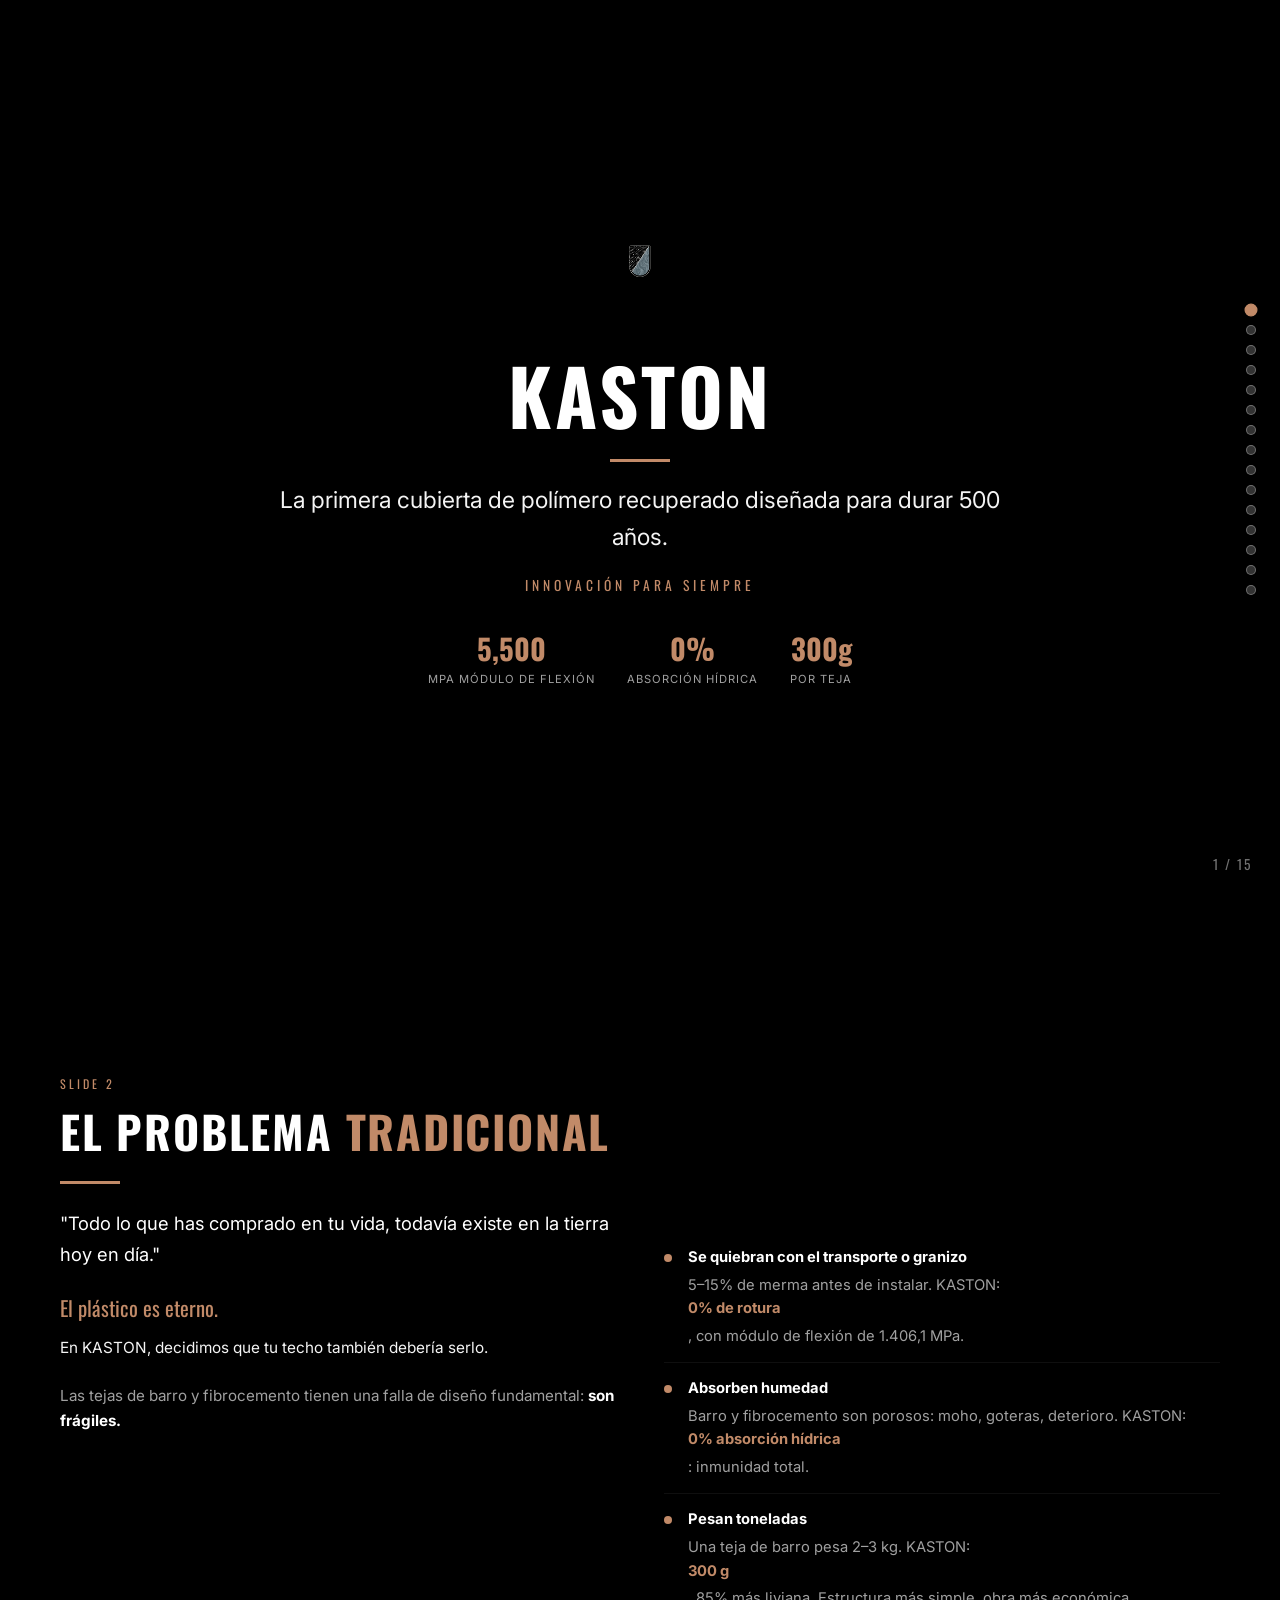
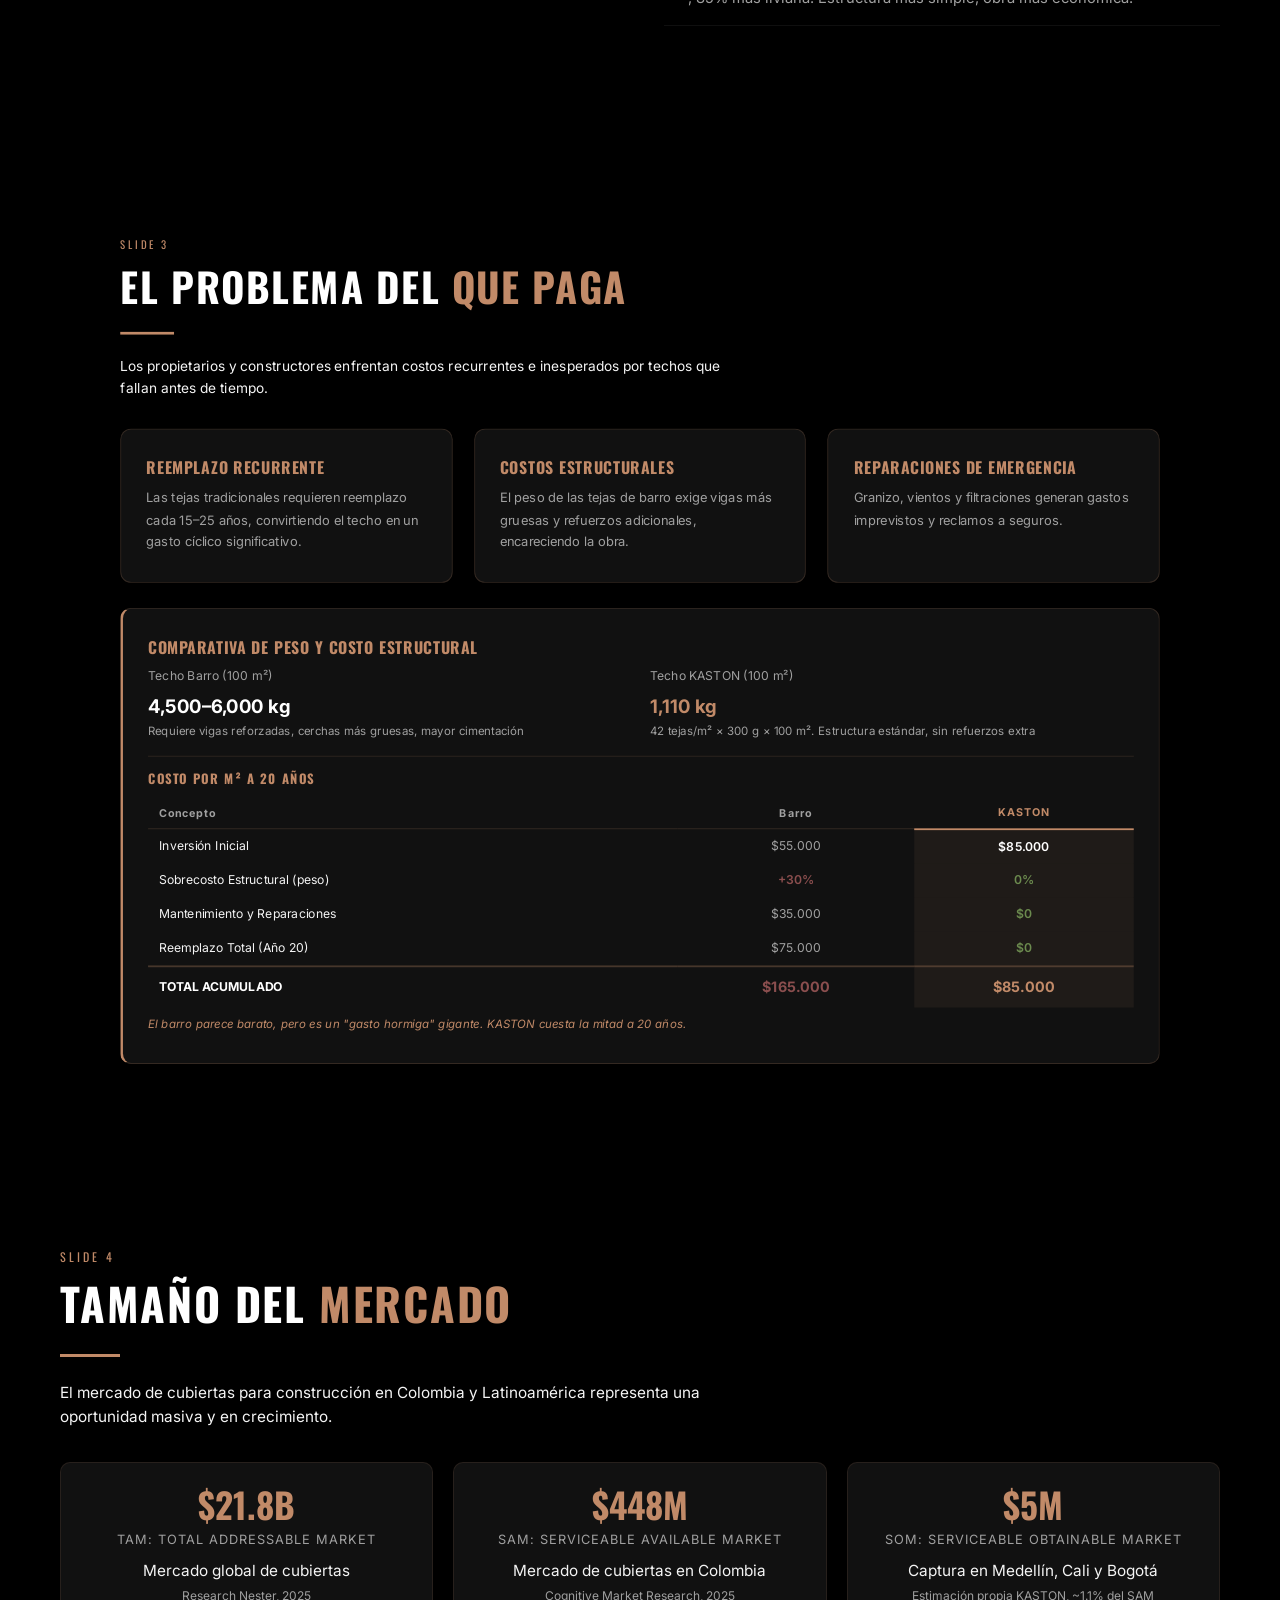
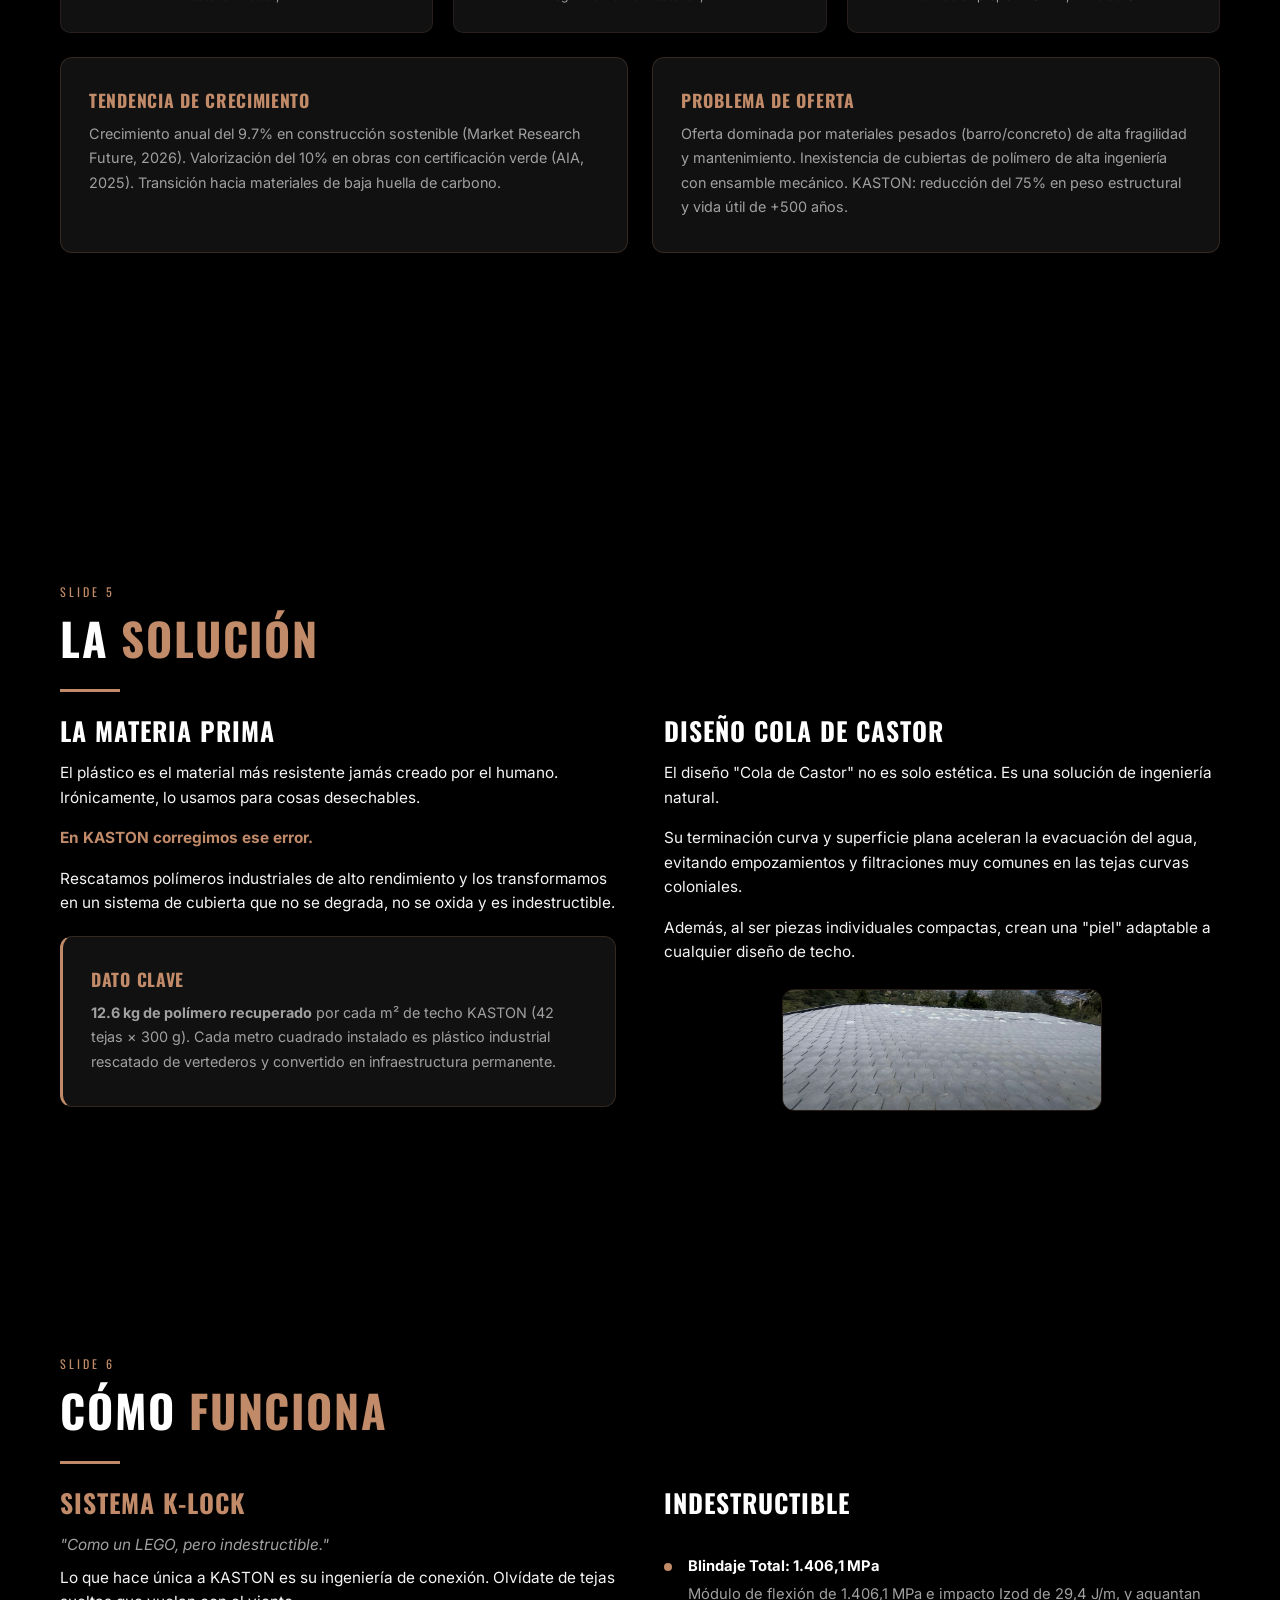
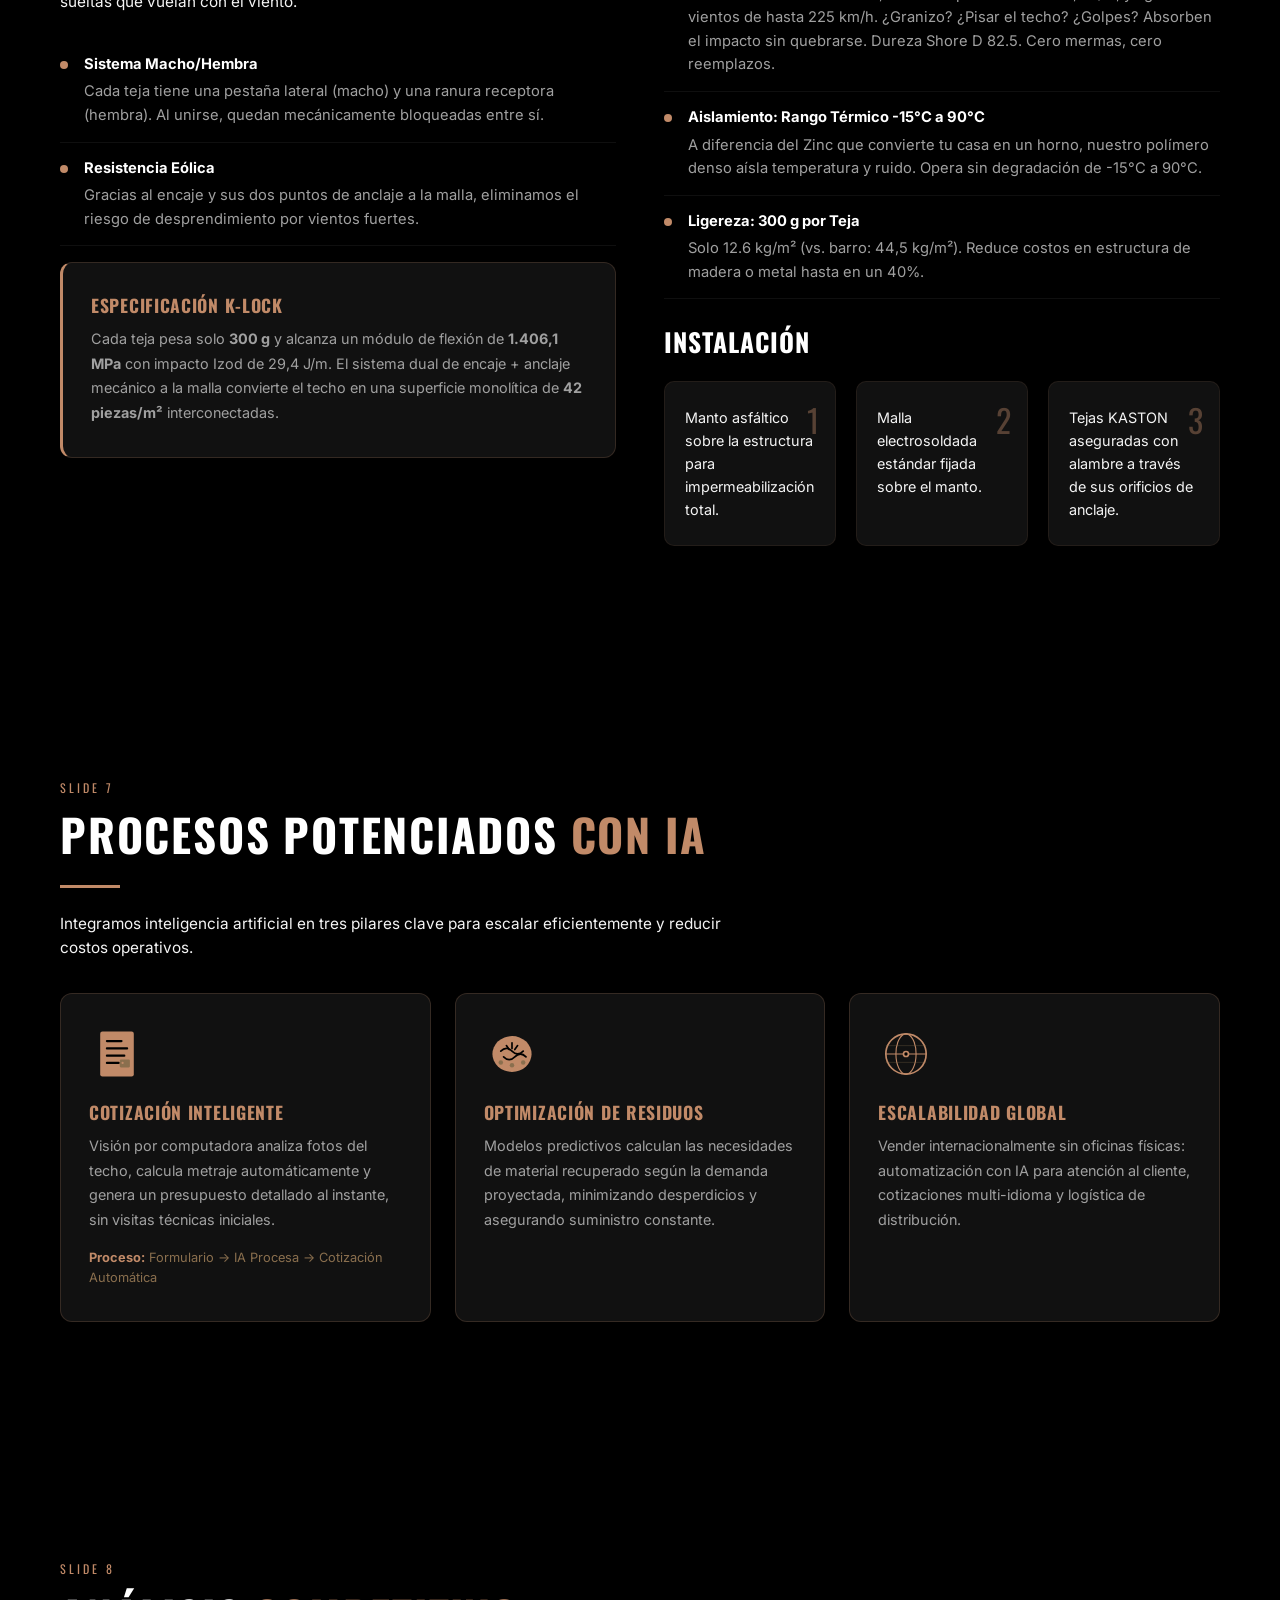
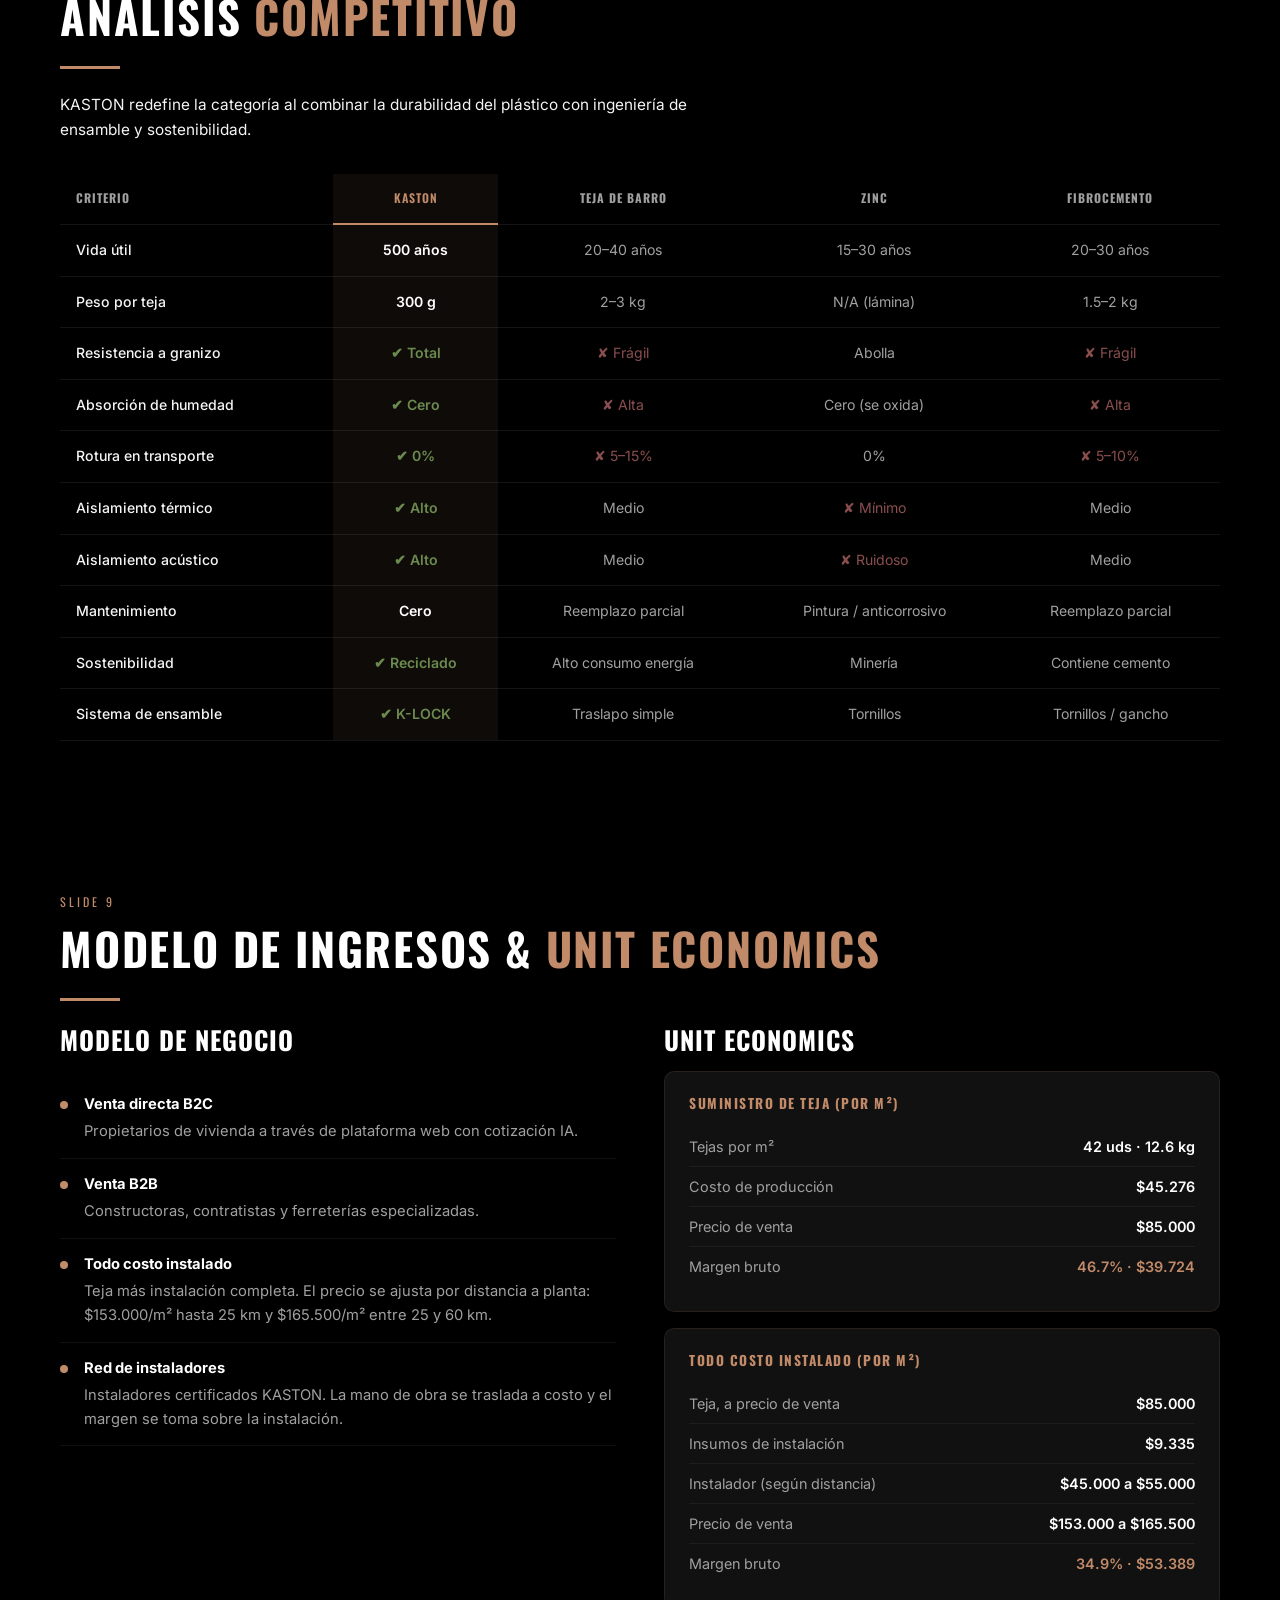
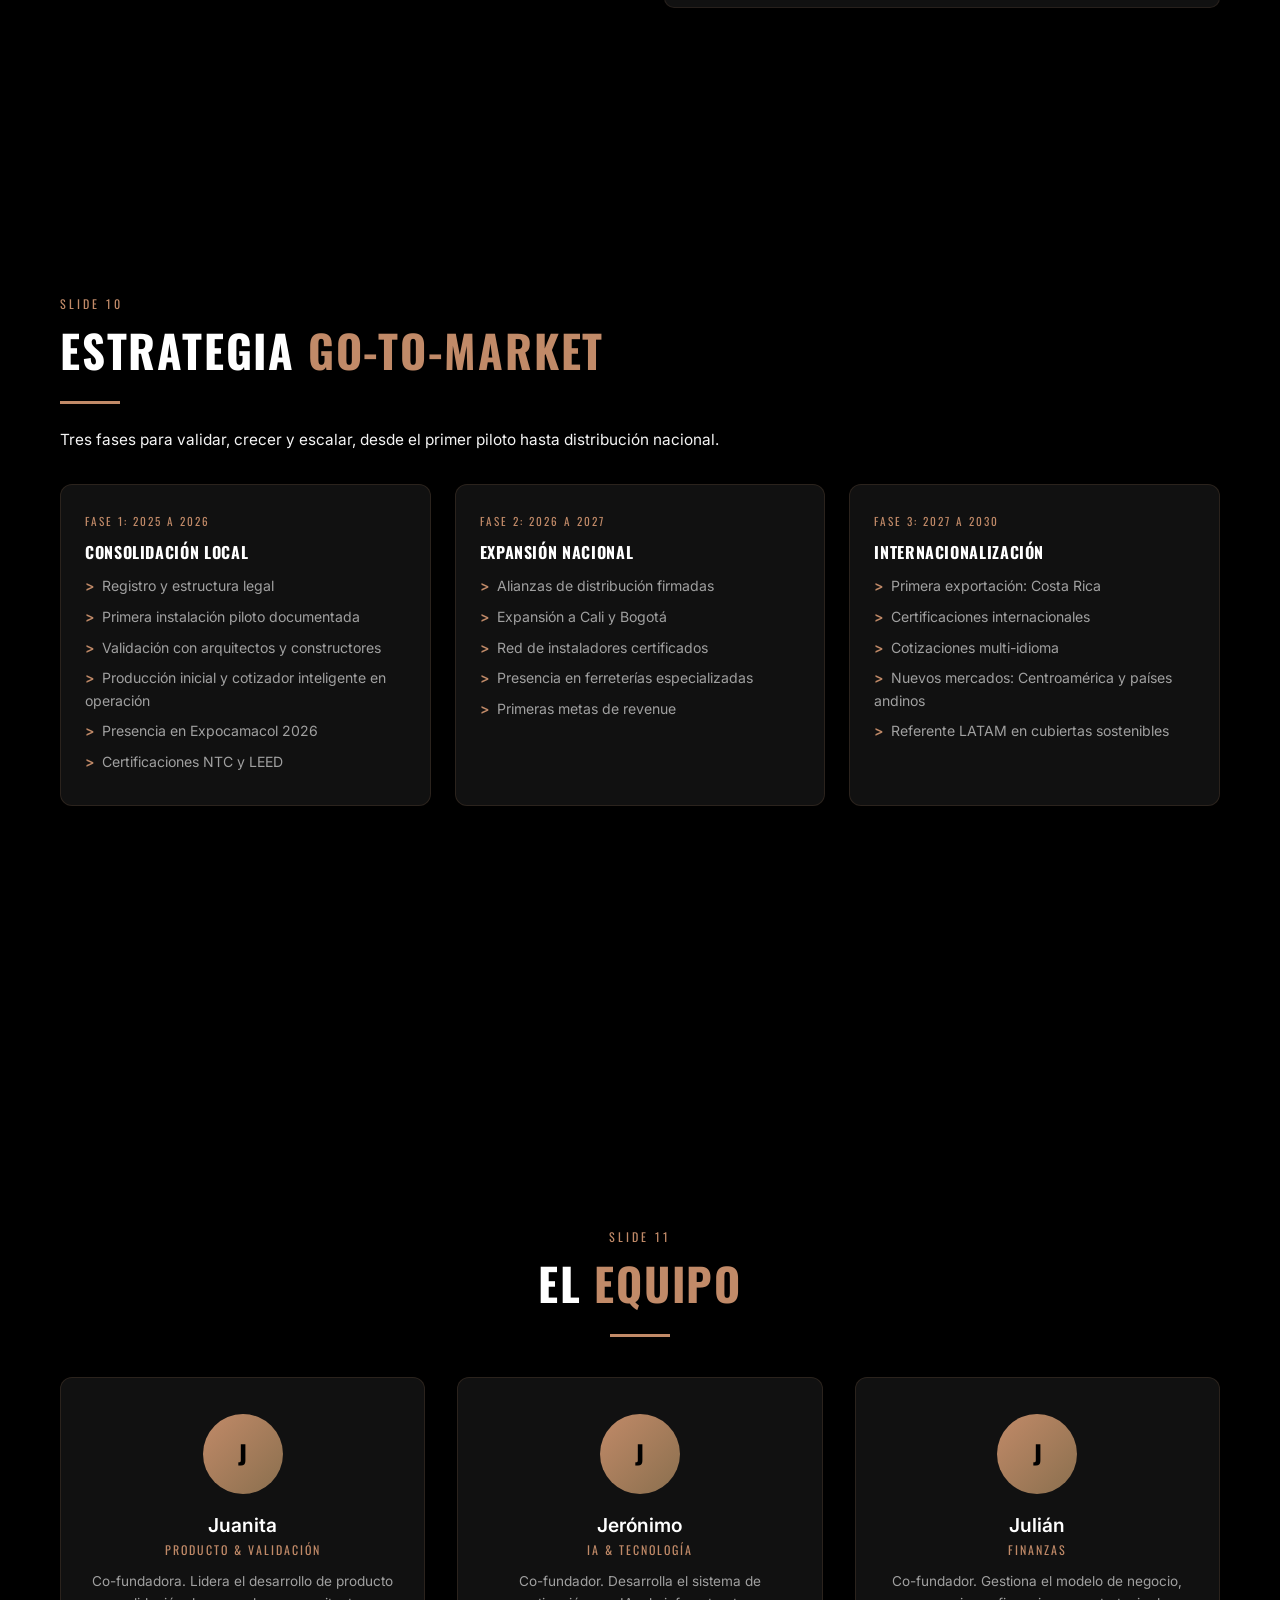
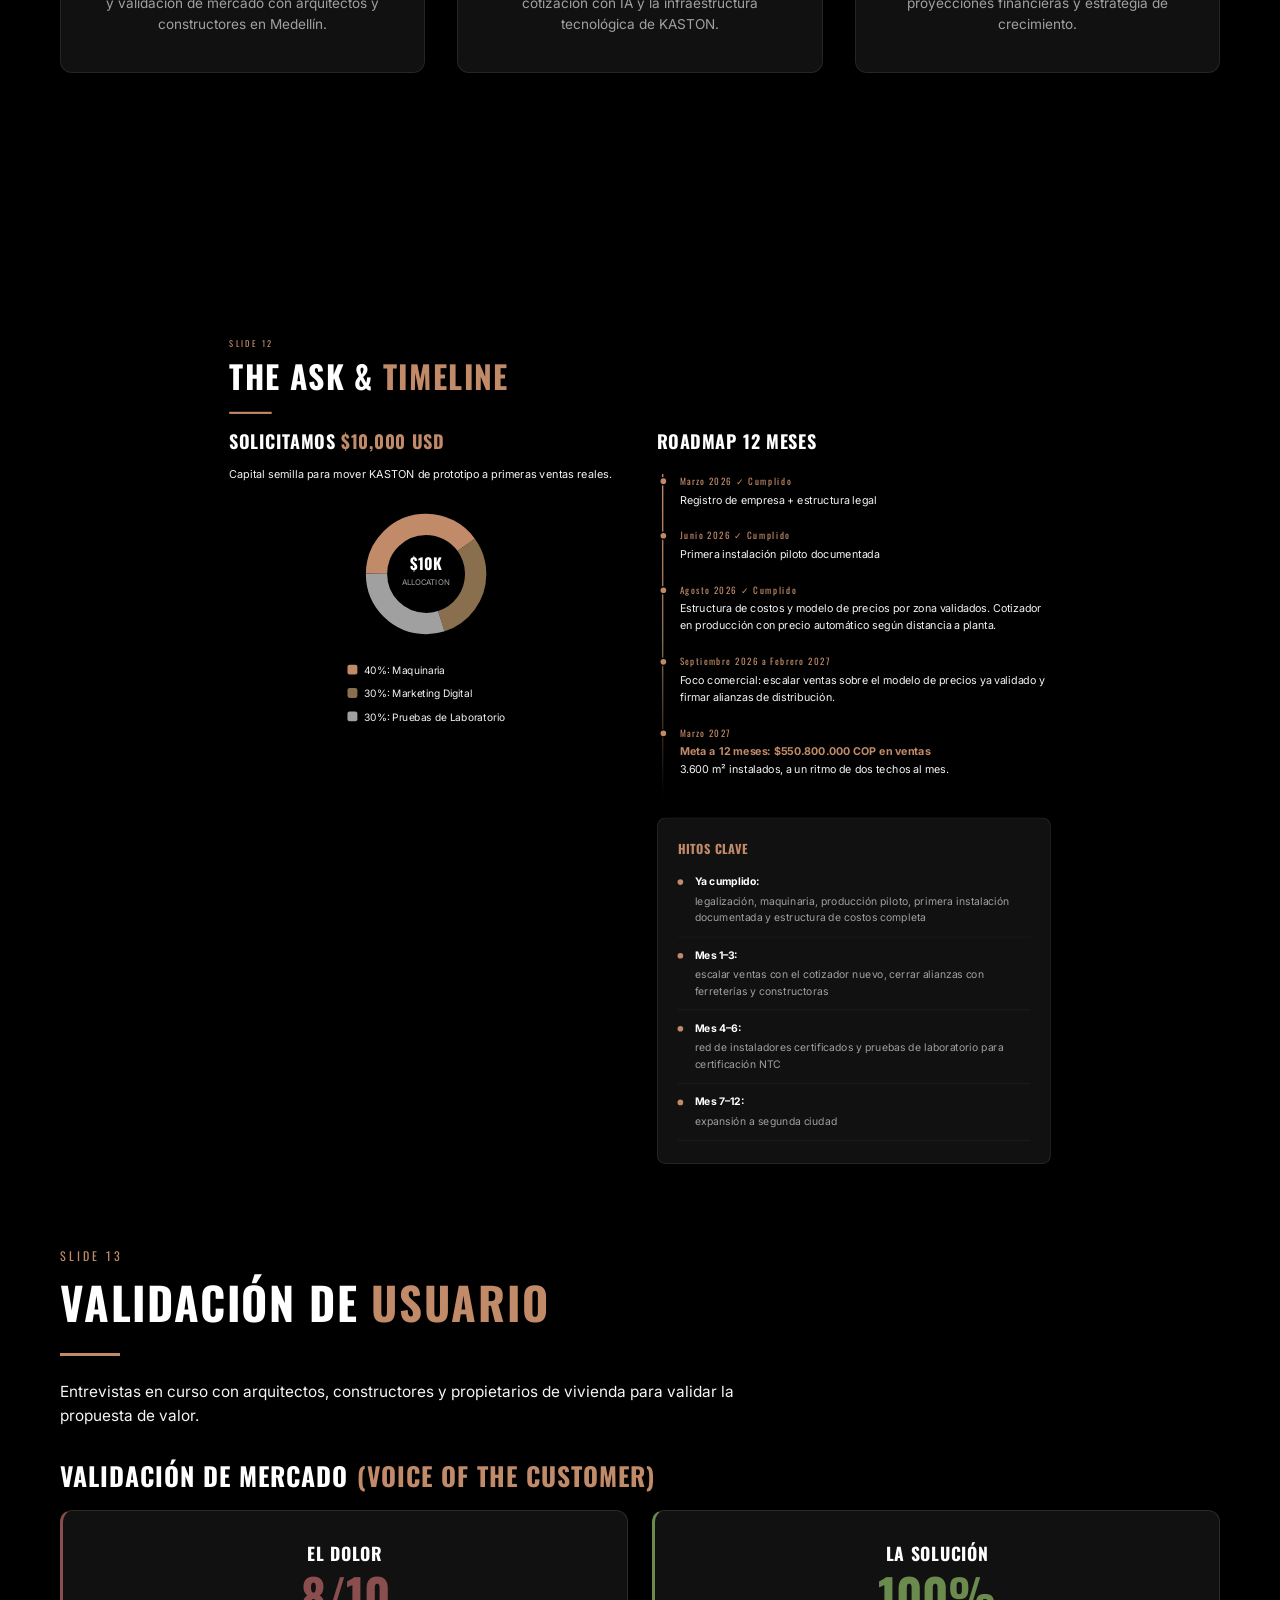
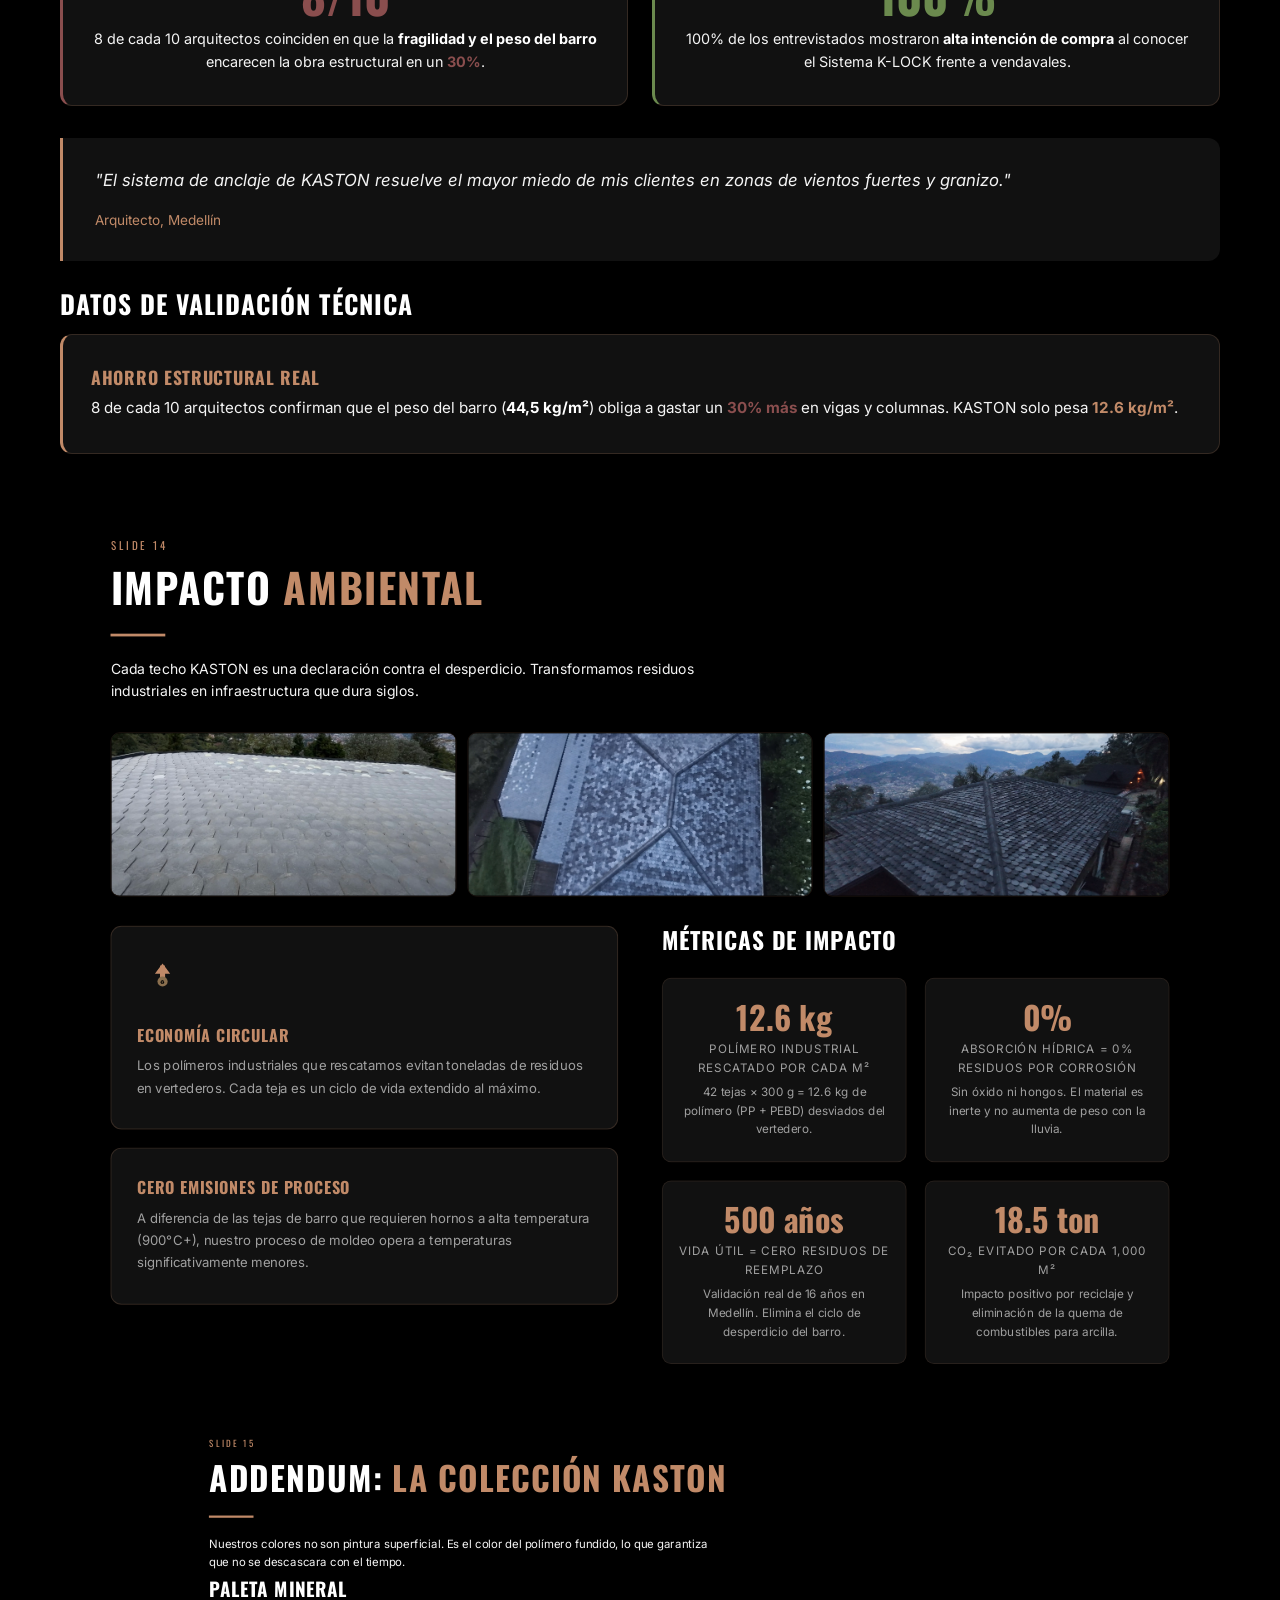
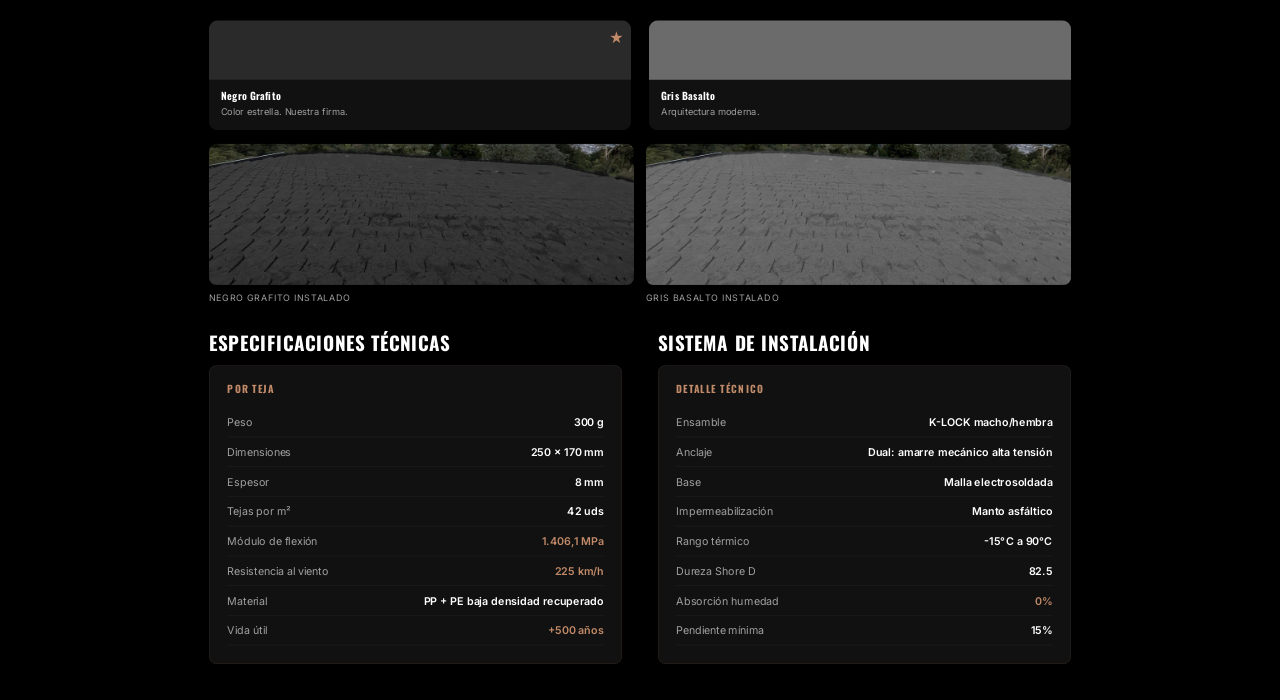
<file: kaston-pitch-deck.html>
<!DOCTYPE html>
<html lang="es">
<head>
    <meta charset="UTF-8">
    <meta name="viewport" content="width=device-width, initial-scale=1.0">
    <title>KASTON | Evidence-Based Pitch Deck</title>
    <link rel="preconnect" href="https://fonts.googleapis.com">
    <link rel="preconnect" href="https://fonts.gstatic.com" crossorigin>
    <link href="https://fonts.googleapis.com/css2?family=Oswald:wght@400;500;600;700&family=Inter:wght@300;400;500;600;700&display=swap" rel="stylesheet">
    <style>
        /* ========================================
           CSS CUSTOM PROPERTIES
           ======================================== */
        :root {
            --bg: #000000;
            --gold: #C18A68;
            --gold-dark: #8a6f4e;
            --gold-muted: #a0a0a0;
            --white: #FFFFFF;
            --light: #F4F4F4;
            --muted: #a0a0a0;
            --surface: #111111;
            --surface-light: #1a1a1a;
            --font-heading: 'Oswald', 'Now', 'Gotham', sans-serif;
            --font-body: 'Inter', 'Now', 'Gotham', sans-serif;
            --slide-transition: 0.4s ease;
        }

        /* ========================================
           RESET & BASE
           ======================================== */
        *, *::before, *::after {
            margin: 0;
            padding: 0;
            box-sizing: border-box;
        }

        html {
            scroll-snap-type: y mandatory;
            scroll-behavior: smooth;
            overflow-x: hidden;
        }

        body {
            background: var(--bg);
            color: var(--white);
            font-family: var(--font-body);
            line-height: 1.6;
            -webkit-font-smoothing: antialiased;
            -moz-osx-font-smoothing: grayscale;
        }

        /* ========================================
           TYPOGRAPHY
           ======================================== */
        h1, h2, h3, h4 {
            font-family: var(--font-heading);
            font-weight: 700;
            text-transform: uppercase;
            letter-spacing: 0.04em;
            line-height: 1.15;
        }

        h1 { font-size: clamp(2.8rem, 5vw, 4.5rem); }
        h2 { font-size: clamp(2rem, 3.5vw, 3.2rem); }
        h3 { font-size: clamp(1.3rem, 2vw, 1.8rem); }
        h4 { font-size: clamp(1rem, 1.5vw, 1.3rem); }

        p {
            font-size: clamp(0.95rem, 1.2vw, 1.1rem);
            color: var(--light);
        }

        .gold { color: var(--gold); }
        .muted { color: var(--muted); }
        .light { color: var(--light); }

        /* ========================================
           SLIDE SYSTEM
           ======================================== */
        .slide {
            width: 100vw;
            height: 100vh;
            scroll-snap-align: start;
            scroll-snap-stop: always;
            display: flex;
            flex-direction: column;
            justify-content: center;
            align-items: center;
            padding: 36px 60px;
            position: relative;
            overflow: hidden;
        }

        .slide-inner {
            max-width: 1200px;
            width: 100%;
            z-index: 1;
            transform-origin: top center;
        }

        .slide-label {
            font-family: var(--font-heading);
            font-size: 0.75rem;
            letter-spacing: 3px;
            text-transform: uppercase;
            color: var(--gold);
            margin-bottom: 12px;
            opacity: 0.8;
        }

        .slide-divider {
            width: 60px;
            height: 3px;
            background: var(--gold);
            margin: 24px 0;
        }

        /* ========================================
           PLACEHOLDER SYSTEM
           ======================================== */
        .placeholder {
            border: 2px dashed var(--gold);
            background: rgba(193, 138, 104, 0.06);
            border-radius: 8px;
            padding: 20px 24px;
            position: relative;
            margin: 8px 0;
        }

        .placeholder::after {
            content: 'PLACEHOLDER';
            position: absolute;
            top: 8px;
            right: 12px;
            font-family: var(--font-heading);
            font-size: 0.6rem;
            letter-spacing: 2px;
            color: var(--gold);
            opacity: 0.7;
        }

        .placeholder p {
            font-style: italic;
            color: var(--muted);
            font-size: 0.9rem;
        }

        /* ========================================
           DOT NAVIGATION
           ======================================== */
        .dot-nav {
            position: fixed;
            right: 24px;
            top: 50%;
            transform: translateY(-50%);
            display: flex;
            flex-direction: column;
            gap: 10px;
            z-index: 100;
        }

        .dot-nav a {
            width: 10px;
            height: 10px;
            border-radius: 50%;
            background: rgba(255, 255, 255, 0.2);
            border: 1px solid rgba(255, 255, 255, 0.3);
            transition: all 0.3s ease;
            display: block;
            cursor: pointer;
        }

        .dot-nav a:hover {
            background: rgba(193, 138, 104, 0.5);
            transform: scale(1.3);
        }

        .dot-nav a.active {
            background: var(--gold);
            border-color: var(--gold);
            transform: scale(1.3);
        }

        /* ========================================
           SLIDE COUNTER
           ======================================== */
        .slide-counter {
            position: fixed;
            bottom: 24px;
            right: 28px;
            font-family: var(--font-heading);
            font-size: 0.85rem;
            letter-spacing: 2px;
            color: var(--muted);
            z-index: 100;
            opacity: 0.7;
        }

        /* ========================================
           CARD COMPONENTS
           ======================================== */
        .card-grid {
            display: grid;
            grid-template-columns: repeat(auto-fit, minmax(280px, 1fr));
            gap: 24px;
            margin-top: 32px;
        }

        .card {
            background: var(--surface);
            border: 1px solid rgba(193, 138, 104, 0.2);
            border-radius: 12px;
            padding: 32px 28px;
            transition: border-color var(--slide-transition);
        }

        .card:hover {
            border-color: var(--gold);
        }

        .card-icon {
            width: 56px;
            height: 56px;
            margin-bottom: 20px;
        }

        .card h4 {
            color: var(--gold);
            margin-bottom: 12px;
            font-size: 1.1rem;
        }

        .card p {
            font-size: 0.9rem;
            color: var(--muted);
            line-height: 1.7;
        }

        /* ========================================
           FEATURE BULLETS
           ======================================== */
        .feature-list {
            list-style: none;
            margin-top: 24px;
        }

        .feature-list li {
            padding: 14px 0;
            border-bottom: 1px solid rgba(255, 255, 255, 0.06);
            display: flex;
            align-items: flex-start;
            gap: 16px;
        }

        .feature-list li::before {
            content: '';
            width: 8px;
            height: 8px;
            min-width: 8px;
            background: var(--gold);
            border-radius: 50%;
            margin-top: 8px;
        }

        .feature-list li strong {
            color: var(--white);
            display: block;
            margin-bottom: 4px;
        }

        .feature-list li span {
            color: var(--muted);
            font-size: 0.92rem;
        }

        /* ========================================
           COMPETITION TABLE
           ======================================== */
        .comp-table {
            width: 100%;
            border-collapse: collapse;
            margin-top: 24px;
            font-size: 0.88rem;
        }

        .comp-table th,
        .comp-table td {
            padding: 14px 16px;
            text-align: center;
            border-bottom: 1px solid rgba(255, 255, 255, 0.08);
        }

        .comp-table th {
            font-family: var(--font-heading);
            letter-spacing: 1px;
            text-transform: uppercase;
            font-size: 0.75rem;
            color: var(--muted);
            padding-bottom: 16px;
        }

        .comp-table th.kaston-col {
            color: var(--gold);
            border-bottom: 2px solid var(--gold);
        }

        .comp-table td:first-child {
            text-align: left;
            color: var(--light);
            font-weight: 500;
        }

        .comp-table .kaston-col {
            background: rgba(193, 138, 104, 0.08);
            color: var(--white);
            font-weight: 600;
        }

        .comp-table td {
            color: var(--muted);
        }

        .comp-table .check { color: #6b8a4e; }
        .comp-table .cross { color: #8a4e4e; }

        /* ========================================
           TWO-COLUMN LAYOUT
           ======================================== */
        .two-col {
            display: grid;
            grid-template-columns: 1fr 1fr;
            gap: 48px;
            align-items: start;
        }

        .two-col-60-40 {
            display: grid;
            grid-template-columns: 1.4fr 1fr;
            gap: 48px;
            align-items: start;
        }

        /* ========================================
           DONUT CHART
           ======================================== */
        .donut-container {
            display: flex;
            flex-direction: column;
            align-items: center;
            gap: 24px;
        }

        .donut-legend {
            display: flex;
            flex-direction: column;
            gap: 10px;
        }

        .donut-legend-item {
            display: flex;
            align-items: center;
            gap: 10px;
            font-size: 0.9rem;
        }

        .donut-legend-swatch {
            width: 14px;
            height: 14px;
            border-radius: 3px;
            flex-shrink: 0;
        }

        /* ========================================
           TIMELINE
           ======================================== */
        .timeline {
            position: relative;
            padding-left: 32px;
            margin-top: 32px;
        }

        .timeline::before {
            content: '';
            position: absolute;
            left: 7px;
            top: 0;
            bottom: 0;
            width: 2px;
            background: linear-gradient(to bottom, var(--gold), var(--gold-dark), transparent);
        }

        .timeline-item {
            position: relative;
            padding-bottom: 28px;
        }

        .timeline-item::before {
            content: '';
            position: absolute;
            left: -29px;
            top: 4px;
            width: 12px;
            height: 12px;
            border-radius: 50%;
            background: var(--gold);
            border: 2px solid var(--bg);
        }

        .timeline-item:last-child .timeline-item::before {
            border-style: dashed;
        }

        .timeline-date {
            font-family: var(--font-heading);
            font-size: 0.8rem;
            letter-spacing: 2px;
            color: var(--gold);
            margin-bottom: 4px;
        }

        .timeline-text {
            color: var(--light);
            font-size: 0.95rem;
        }

        /* ========================================
           TEAM SECTION
           ======================================== */
        .team-grid {
            display: grid;
            grid-template-columns: repeat(3, 1fr);
            gap: 32px;
            margin-top: 40px;
        }

        .team-card {
            background: var(--surface);
            border: 1px solid rgba(193, 138, 104, 0.15);
            border-radius: 12px;
            padding: 36px 28px;
            text-align: center;
        }

        .team-avatar {
            width: 80px;
            height: 80px;
            border-radius: 50%;
            background: linear-gradient(135deg, var(--gold), var(--gold-dark));
            margin: 0 auto 20px;
            display: flex;
            align-items: center;
            justify-content: center;
            font-family: var(--font-heading);
            font-size: 1.6rem;
            color: var(--bg);
            font-weight: 700;
        }

        .team-card h4 {
            color: var(--white);
            margin-bottom: 4px;
            text-transform: none;
            letter-spacing: 0;
            font-family: var(--font-body);
            font-weight: 600;
        }

        .team-card .team-role {
            font-family: var(--font-heading);
            font-size: 0.75rem;
            letter-spacing: 2px;
            text-transform: uppercase;
            color: var(--gold);
            margin-bottom: 12px;
        }

        .team-card p {
            font-size: 0.85rem;
            color: var(--muted);
        }

        /* ========================================
           QUOTE / TESTIMONIAL
           ======================================== */
        .quote-card {
            background: var(--surface);
            border-left: 3px solid var(--gold);
            border-radius: 0 12px 12px 0;
            padding: 28px 32px;
            margin: 16px 0;
        }

        .quote-card blockquote {
            font-size: 1.05rem;
            font-style: italic;
            color: var(--light);
            line-height: 1.7;
            margin-bottom: 12px;
        }

        .quote-card cite {
            font-style: normal;
            font-size: 0.85rem;
            color: var(--gold);
        }

        /* ========================================
           STAT BOXES
           ======================================== */
        .stat-row {
            display: grid;
            grid-template-columns: repeat(auto-fit, minmax(180px, 1fr));
            gap: 20px;
            margin-top: 28px;
        }

        .stat-box {
            text-align: center;
            padding: 24px 16px;
            background: var(--surface);
            border-radius: 10px;
            border: 1px solid rgba(193, 138, 104, 0.12);
        }

        .stat-box .stat-number {
            font-family: var(--font-heading);
            font-size: 2.2rem;
            color: var(--gold);
            font-weight: 700;
            line-height: 1;
            margin-bottom: 8px;
        }

        .stat-box .stat-label {
            font-size: 0.8rem;
            color: var(--muted);
            text-transform: uppercase;
            letter-spacing: 1px;
        }

        /* ========================================
           COLOR SWATCHES (ADDENDUM)
           ======================================== */
        .swatch-row {
            display: flex;
            gap: 24px;
            margin-top: 28px;
        }

        .swatch {
            flex: 1;
            border-radius: 12px;
            overflow: hidden;
        }

        .swatch-color {
            height: 80px;
            position: relative;
        }

        .swatch-color.star::after {
            content: '\2605';
            position: absolute;
            top: 8px;
            right: 10px;
            color: var(--gold);
            font-size: 1.2rem;
        }

        .swatch-info {
            padding: 14px 16px;
            background: var(--surface);
        }

        .swatch-info h4 {
            font-size: 0.85rem;
            color: var(--white);
            margin-bottom: 4px;
            text-transform: none;
            letter-spacing: 0.5px;
        }

        .swatch-info p {
            font-size: 0.78rem;
            color: var(--muted);
        }

        /* ========================================
           GTM STEPS
           ======================================== */
        .gtm-phases {
            display: grid;
            grid-template-columns: repeat(3, 1fr);
            gap: 24px;
            margin-top: 32px;
        }

        .gtm-phase {
            background: var(--surface);
            border: 1px solid rgba(193, 138, 104, 0.15);
            border-radius: 12px;
            padding: 28px 24px;
            position: relative;
        }

        .gtm-phase::before {
            content: attr(data-phase);
            font-family: var(--font-heading);
            font-size: 0.7rem;
            letter-spacing: 2px;
            text-transform: uppercase;
            color: var(--gold);
            display: block;
            margin-bottom: 12px;
        }

        .gtm-phase h4 {
            color: var(--white);
            margin-bottom: 10px;
            font-size: 1rem;
        }

        .gtm-phase ul {
            list-style: none;
        }

        .gtm-phase ul li {
            padding: 4px 0;
            color: var(--muted);
            font-size: 0.88rem;
        }

        .gtm-phase ul li::before {
            content: '>';
            color: var(--gold);
            margin-right: 8px;
            font-weight: 600;
        }

        /* ========================================
           INSTALLATION STEPS
           ======================================== */
        .install-steps {
            display: grid;
            grid-template-columns: repeat(3, 1fr);
            gap: 20px;
            margin-top: 24px;
        }

        .install-step {
            background: var(--surface);
            border-radius: 10px;
            padding: 24px 20px;
            position: relative;
            border: 1px solid rgba(193, 138, 104, 0.1);
        }

        .install-step .step-num {
            font-family: var(--font-heading);
            font-size: 2rem;
            color: var(--gold);
            opacity: 0.4;
            position: absolute;
            top: 12px;
            right: 16px;
        }

        .install-step p {
            font-size: 0.9rem;
            color: var(--light);
        }

        /* ========================================
           UNIT ECONOMICS
           ======================================== */
        .econ-grid {
            display: grid;
            grid-template-columns: 1fr 1fr;
            gap: 24px;
            margin-top: 28px;
        }

        .econ-card {
            background: var(--surface);
            border-radius: 10px;
            padding: 24px;
            border: 1px solid rgba(193, 138, 104, 0.12);
        }

        .econ-card h4 {
            color: var(--gold);
            font-size: 0.85rem;
            letter-spacing: 1.5px;
            margin-bottom: 16px;
        }

        .econ-row {
            display: flex;
            justify-content: space-between;
            padding: 8px 0;
            border-bottom: 1px solid rgba(255,255,255,0.05);
            font-size: 0.9rem;
        }

        .econ-row .label { color: var(--muted); }
        .econ-row .value { color: var(--white); font-weight: 600; }

        /* ========================================
           ANIMATIONS
           ======================================== */
        .fade-in {
            opacity: 0;
            transform: translateY(24px);
            transition: opacity 0.7s ease, transform 0.7s ease;
        }

        .fade-in.visible {
            opacity: 1;
            transform: translateY(0);
        }

        .fade-in-delay-1 { transition-delay: 0.15s; }
        .fade-in-delay-2 { transition-delay: 0.3s; }
        .fade-in-delay-3 { transition-delay: 0.45s; }

        /* ========================================
           PRINT STYLES
           ======================================== */
        @media print {
            html {
                scroll-snap-type: none;
            }

            .slide {
                page-break-after: always;
                page-break-inside: avoid;
                min-height: 100vh;
                padding: 40px 60px;
                -webkit-print-color-adjust: exact;
                print-color-adjust: exact;
            }

            .dot-nav, .slide-counter {
                display: none !important;
            }

            body {
                background: #000 !important;
                -webkit-print-color-adjust: exact;
                print-color-adjust: exact;
            }

            .card, .stat-box, .team-card, .comp-table,
            .gtm-phase, .install-step, .econ-card, .quote-card {
                -webkit-print-color-adjust: exact;
                print-color-adjust: exact;
            }

            @page {
                size: landscape;
                margin: 0;
            }
        }

        /* ========================================
           RESPONSIVE
           ======================================== */
        @media (max-width: 900px) {
            .slide { padding: 40px 32px; }
            .two-col, .two-col-60-40 { grid-template-columns: 1fr; gap: 32px; }
            .team-grid { grid-template-columns: 1fr; }
            .gtm-phases { grid-template-columns: 1fr; }
            .install-steps { grid-template-columns: 1fr; }
            .econ-grid { grid-template-columns: 1fr; }
            .comp-table { font-size: 0.78rem; }
            .comp-table th, .comp-table td { padding: 10px 8px; }
            .dot-nav { right: 10px; }
            .swatch-row { flex-direction: column; }
        }
    </style>
</head>
<body>

<!-- ============================================
     DOT NAVIGATION
     ============================================ -->
<nav class="dot-nav" id="dotNav" aria-label="Slide navigation"></nav>
<div class="slide-counter" id="slideCounter">1 / 15</div>

<!-- ============================================
     SLIDE 1: COVER
     ============================================ -->
<section class="slide" id="slide-1">
    <div class="slide-inner" style="text-align:center;">
        <div class="fade-in" style="margin-bottom:32px;">
            <img src="isotipo.svg" alt="KASTON" style="width:100px; height:100px; object-fit:contain;">
        </div>
        <h1 class="fade-in fade-in-delay-1" style="font-size:clamp(3rem,6vw,5.5rem); margin-bottom:16px;">
            KASTON
        </h1>
        <div class="slide-divider fade-in fade-in-delay-2" style="margin:20px auto;"></div>
        <p class="fade-in fade-in-delay-2" style="font-size:clamp(1.1rem,1.8vw,1.5rem); color:var(--light); max-width:750px; margin:0 auto 20px;">
            La primera cubierta de polímero recuperado diseñada para durar 500 años.
        </p>
        <p class="fade-in fade-in-delay-3" style="font-family:var(--font-heading); font-size:0.85rem; letter-spacing:4px; color:var(--gold); margin-bottom:28px;">
            INNOVACIÓN PARA SIEMPRE
        </p>
        <div class="fade-in fade-in-delay-3" style="display:flex; justify-content:center; gap:32px; flex-wrap:wrap;">
            <div style="text-align:center;">
                <div style="font-family:var(--font-heading); font-size:1.8rem; color:var(--gold); font-weight:700;">5,500</div>
                <div style="font-size:0.7rem; color:var(--muted); letter-spacing:1px; text-transform:uppercase;">MPa Módulo de flexión</div>
            </div>
            <div style="text-align:center;">
                <div style="font-family:var(--font-heading); font-size:1.8rem; color:var(--gold); font-weight:700;">0%</div>
                <div style="font-size:0.7rem; color:var(--muted); letter-spacing:1px; text-transform:uppercase;">Absorción Hídrica</div>
            </div>
            <div style="text-align:center;">
                <div style="font-family:var(--font-heading); font-size:1.8rem; color:var(--gold); font-weight:700;">300g</div>
                <div style="font-size:0.7rem; color:var(--muted); letter-spacing:1px; text-transform:uppercase;">Por Teja</div>
            </div>
        </div>
    </div>
</section>

<!-- ============================================
     SLIDE 2: PROBLEM
     ============================================ -->
<section class="slide" id="slide-2">
    <div class="slide-inner">
        <div class="slide-label fade-in">Slide 2</div>
        <h2 class="fade-in">El Problema <span class="gold">Tradicional</span></h2>
        <div class="slide-divider fade-in"></div>

        <div class="two-col" style="margin-top:24px;">
            <div class="fade-in fade-in-delay-1">
                <p style="font-size:1.15rem; color:var(--white); margin-bottom:20px; line-height:1.7;">
                    "Todo lo que has comprado en tu vida, todavía existe en la tierra hoy en día."
                </p>
                <p style="font-size:1.3rem; color:var(--gold); font-family:var(--font-heading); margin-bottom:12px;">
                    El plástico es eterno.
                </p>
                <p style="color:var(--light);">
                    En KASTON, decidimos que tu techo también debería serlo.
                </p>
                <p style="margin-top:24px; color:var(--muted); font-size:0.95rem;">
                    Las tejas de barro y fibrocemento tienen una falla de diseño fundamental: <strong style="color:var(--white);">son frágiles.</strong>
                </p>
            </div>

            <div class="fade-in fade-in-delay-2">
                <ul class="feature-list">
                    <li>
                        <span><strong>Se quiebran con el transporte o granizo</strong>
                        5–15% de merma antes de instalar. KASTON: <strong style="color:var(--gold);">0% de rotura</strong>, con módulo de flexión de 1.406,1 MPa.</span>
                    </li>
                    <li>
                        <span><strong>Absorben humedad</strong>
                        Barro y fibrocemento son porosos: moho, goteras, deterioro. KASTON: <strong style="color:var(--gold);">0% absorción hídrica</strong>: inmunidad total.</span>
                    </li>
                    <li>
                        <span><strong>Pesan toneladas</strong>
                        Una teja de barro pesa 2–3 kg. KASTON: <strong style="color:var(--gold);">300 g</strong>, 85% más liviana. Estructura más simple, obra más económica.</span>
                    </li>
                </ul>
            </div>
        </div>
    </div>
</section>

<!-- ============================================
     SLIDE 3: THE PAYER'S PROBLEM
     ============================================ -->
<section class="slide" id="slide-3">
    <div class="slide-inner">
        <div class="slide-label fade-in">Slide 3</div>
        <h2 class="fade-in">El Problema del <span class="gold">que Paga</span></h2>
        <div class="slide-divider fade-in"></div>
        <p class="fade-in" style="max-width:700px; margin-bottom:32px;">
            Los propietarios y constructores enfrentan costos recurrentes e inesperados por techos que fallan antes de tiempo.
        </p>

        <div class="card-grid fade-in fade-in-delay-1">
            <div class="card">
                <h4>Reemplazo Recurrente</h4>
                <p>Las tejas tradicionales requieren reemplazo cada 15–25 años, convirtiendo el techo en un gasto cíclico significativo.</p>
            </div>
            <div class="card">
                <h4>Costos Estructurales</h4>
                <p>El peso de las tejas de barro exige vigas más gruesas y refuerzos adicionales, encareciendo la obra.</p>
            </div>
            <div class="card">
                <h4>Reparaciones de Emergencia</h4>
                <p>Granizo, vientos y filtraciones generan gastos imprevistos y reclamos a seguros.</p>
            </div>
        </div>

        <div class="card fade-in fade-in-delay-2" style="margin-top:28px; border-left:3px solid var(--gold);">
            <h4 style="color:var(--gold); margin-bottom:12px;">Comparativa de Peso y Costo Estructural</h4>
            <div style="display:grid; grid-template-columns:1fr 1fr; gap:20px;">
                <div>
                    <p style="font-size:0.85rem; color:var(--muted); margin-bottom:4px;">Techo Barro (100 m²)</p>
                    <p style="font-size:1.3rem; color:var(--white);"><strong>4,500–6,000 kg</strong></p>
                    <p style="font-size:0.8rem; color:var(--muted);">Requiere vigas reforzadas, cerchas más gruesas, mayor cimentación</p>
                </div>
                <div>
                    <p style="font-size:0.85rem; color:var(--muted); margin-bottom:4px;">Techo KASTON (100 m²)</p>
                    <p style="font-size:1.3rem; color:var(--gold);"><strong>1,110 kg</strong></p>
                    <p style="font-size:0.8rem; color:var(--muted);">42 tejas/m² × 300 g × 100 m². Estructura estándar, sin refuerzos extra</p>
                </div>
            </div>
            <div style="margin-top:16px; border-top:1px solid rgba(193,138,104,0.15); padding-top:16px;">
                <h4 style="color:var(--gold); font-size:0.9rem; letter-spacing:1.5px; margin-bottom:12px;">COSTO POR M² A 20 AÑOS</h4>
                <table style="width:100%; border-collapse:collapse; font-size:0.85rem;">
                    <thead>
                        <tr>
                            <th style="text-align:left; padding:8px 12px; color:var(--muted); font-size:0.75rem; letter-spacing:1px; border-bottom:1px solid rgba(193,138,104,0.2);">Concepto</th>
                            <th style="text-align:center; padding:8px 12px; color:var(--muted); font-size:0.75rem; letter-spacing:1px; border-bottom:1px solid rgba(193,138,104,0.2);">Barro</th>
                            <th style="text-align:center; padding:8px 12px; color:var(--gold); font-size:0.75rem; letter-spacing:1px; border-bottom:2px solid var(--gold);">KASTON</th>
                        </tr>
                    </thead>
                    <tbody>
                        <tr>
                            <td style="padding:8px 12px; color:var(--light);">Inversión Inicial</td>
                            <td style="text-align:center; padding:8px 12px; color:var(--muted);">$55.000</td>
                            <td style="text-align:center; padding:8px 12px; color:var(--white); font-weight:600; background:rgba(193,138,104,0.08);">$85.000</td>
                        </tr>
                        <tr>
                            <td style="padding:8px 12px; color:var(--light);">Sobrecosto Estructural (peso)</td>
                            <td style="text-align:center; padding:8px 12px; color:#8a4e4e; font-weight:600;">+30%</td>
                            <td style="text-align:center; padding:8px 12px; color:#6b8a4e; font-weight:600; background:rgba(193,138,104,0.08);">0%</td>
                        </tr>
                        <tr>
                            <td style="padding:8px 12px; color:var(--light);">Mantenimiento y Reparaciones</td>
                            <td style="text-align:center; padding:8px 12px; color:var(--muted);">$35.000</td>
                            <td style="text-align:center; padding:8px 12px; color:#6b8a4e; font-weight:600; background:rgba(193,138,104,0.08);">$0</td>
                        </tr>
                        <tr>
                            <td style="padding:8px 12px; color:var(--light);">Reemplazo Total (Año 20)</td>
                            <td style="text-align:center; padding:8px 12px; color:var(--muted);">$75.000</td>
                            <td style="text-align:center; padding:8px 12px; color:#6b8a4e; font-weight:600; background:rgba(193,138,104,0.08);">$0</td>
                        </tr>
                        <tr style="border-top:2px solid rgba(193,138,104,0.3);">
                            <td style="padding:10px 12px; color:var(--white); font-weight:700;">TOTAL ACUMULADO</td>
                            <td style="text-align:center; padding:10px 12px; color:#8a4e4e; font-weight:700; font-size:1rem;">$165.000</td>
                            <td style="text-align:center; padding:10px 12px; color:var(--gold); font-weight:700; font-size:1rem; background:rgba(193,138,104,0.08);">$85.000</td>
                        </tr>
                    </tbody>
                </table>
                <p style="margin-top:8px; font-size:0.8rem; color:var(--gold); font-style:italic;">El barro parece barato, pero es un "gasto hormiga" gigante. KASTON cuesta la mitad a 20 años.</p>
            </div>
        </div>
    </div>
</section>

<!-- ============================================
     SLIDE 4: TAM / SAM / SOM
     ============================================ -->
<section class="slide" id="slide-4">
    <div class="slide-inner">
        <div class="slide-label fade-in">Slide 4</div>
        <h2 class="fade-in">Tamaño del <span class="gold">Mercado</span></h2>
        <div class="slide-divider fade-in"></div>
        <p class="fade-in" style="max-width:700px; margin-bottom:32px;">
            El mercado de cubiertas para construcción en Colombia y Latinoamérica representa una oportunidad masiva y en crecimiento.
        </p>

        <div class="stat-row fade-in fade-in-delay-1">
            <div class="stat-box">
                <div class="stat-number">$21.8B</div>
                <div class="stat-label">TAM: Total Addressable Market</div>
                <p style="margin-top:8px;">Mercado global de cubiertas<br><span style="font-size:0.75rem; color:var(--muted);">Research Nester, 2025</span></p>
            </div>
            <div class="stat-box">
                <div class="stat-number">$448M</div>
                <div class="stat-label">SAM: Serviceable Available Market</div>
                <p style="margin-top:8px;">Mercado de cubiertas en Colombia<br><span style="font-size:0.75rem; color:var(--muted);">Cognitive Market Research, 2025</span></p>
            </div>
            <div class="stat-box">
                <div class="stat-number">$5M</div>
                <div class="stat-label">SOM: Serviceable Obtainable Market</div>
                <p style="margin-top:8px;">Captura en Medellín, Cali y Bogotá<br><span style="font-size:0.75rem; color:var(--muted);">Estimación propia KASTON, ~1.1% del SAM</span></p>
            </div>
        </div>

        <div class="card-grid fade-in fade-in-delay-2" style="margin-top:24px;">
            <div class="card">
                <h4>Tendencia de Crecimiento</h4>
                <p>Crecimiento anual del 9.7% en construcción sostenible (Market Research Future, 2026). Valorización del 10% en obras con certificación verde (AIA, 2025). Transición hacia materiales de baja huella de carbono.</p>
            </div>
            <div class="card">
                <h4>Problema de Oferta</h4>
                <p>Oferta dominada por materiales pesados (barro/concreto) de alta fragilidad y mantenimiento. Inexistencia de cubiertas de polímero de alta ingeniería con ensamble mecánico. KASTON: reducción del 75% en peso estructural y vida útil de +500 años.</p>
            </div>
        </div>
    </div>
</section>

<!-- ============================================
     SLIDE 5: SOLUTION
     ============================================ -->
<section class="slide" id="slide-5">
    <div class="slide-inner">
        <div class="slide-label fade-in">Slide 5</div>
        <h2 class="fade-in">La <span class="gold">Solución</span></h2>
        <div class="slide-divider fade-in"></div>

        <div class="two-col" style="margin-top:24px;">
            <div class="fade-in fade-in-delay-1">
                <h3 style="margin-bottom:16px;">La Materia Prima</h3>
                <p style="margin-bottom:16px;">
                    El plástico es el material más resistente jamás creado por el humano. Irónicamente, lo usamos para cosas desechables.
                </p>
                <p style="margin-bottom:16px;">
                    <strong style="color:var(--gold);">En KASTON corregimos ese error.</strong>
                </p>
                <p>
                    Rescatamos polímeros industriales de alto rendimiento y los transformamos en un sistema de cubierta que no se degrada, no se oxida y es indestructible.
                </p>
                <div class="card" style="margin-top:20px; border-left:3px solid var(--gold);">
                    <h4 style="color:var(--gold);">Dato Clave</h4>
                    <p><strong>12.6 kg de polímero recuperado</strong> por cada m² de techo KASTON (42 tejas × 300 g). Cada metro cuadrado instalado es plástico industrial rescatado de vertederos y convertido en infraestructura permanente.</p>
                </div>
            </div>

            <div class="fade-in fade-in-delay-2">
                <h3 style="margin-bottom:16px;">Diseño Cola de Castor</h3>
                <p style="margin-bottom:16px;">
                    El diseño "Cola de Castor" no es solo estética. Es una solución de ingeniería natural.
                </p>
                <p style="margin-bottom:16px;">
                    Su terminación curva y superficie plana aceleran la evacuación del agua, evitando empozamientos y filtraciones muy comunes en las tejas curvas coloniales.
                </p>
                <p>
                    Además, al ser piezas individuales compactas, crean una "piel" adaptable a cualquier diseño de techo.
                </p>
                <div style="text-align:center; margin-top:24px;">
                    <img src="real-roof-1.jpg" alt="Tejas KASTON cola de castor instaladas" style="width:100%; max-width:320px; border-radius:12px; border:1px solid rgba(193,138,104,0.2);">
                </div>
            </div>
        </div>
    </div>
</section>

<!-- ============================================
     SLIDE 6: HOW IT WORKS
     ============================================ -->
<section class="slide" id="slide-6">
    <div class="slide-inner">
        <div class="slide-label fade-in">Slide 6</div>
        <h2 class="fade-in">Cómo <span class="gold">Funciona</span></h2>
        <div class="slide-divider fade-in"></div>

        <div class="two-col" style="margin-top:20px;">
            <div class="fade-in fade-in-delay-1">
                <h3 style="color:var(--gold); margin-bottom:16px;">Sistema K-LOCK</h3>
                <p style="margin-bottom:8px; font-style:italic; color:var(--muted);">
                    "Como un LEGO, pero indestructible."
                </p>
                <p style="margin-bottom:20px;">
                    Lo que hace única a KASTON es su ingeniería de conexión. Olvídate de tejas sueltas que vuelan con el viento.
                </p>
                <ul class="feature-list">
                    <li>
                        <span><strong>Sistema Macho/Hembra</strong>
                        Cada teja tiene una pestaña lateral (macho) y una ranura receptora (hembra). Al unirse, quedan mecánicamente bloqueadas entre sí.</span>
                    </li>
                    <li>
                        <span><strong>Resistencia Eólica</strong>
                        Gracias al encaje y sus dos puntos de anclaje a la malla, eliminamos el riesgo de desprendimiento por vientos fuertes.</span>
                    </li>
                </ul>
                <div class="card" style="margin-top:16px; border-left:3px solid var(--gold);">
                    <h4 style="color:var(--gold);">Especificación K-LOCK</h4>
                    <p>Cada teja pesa solo <strong>300 g</strong> y alcanza un módulo de flexión de <strong>1.406,1 MPa</strong> con impacto Izod de 29,4 J/m. El sistema dual de encaje + anclaje mecánico a la malla convierte el techo en una superficie monolítica de <strong>42 piezas/m²</strong> interconectadas.</p>
                </div>
            </div>

            <div class="fade-in fade-in-delay-2">
                <h3 style="margin-bottom:16px;">Indestructible</h3>
                <ul class="feature-list">
                    <li>
                        <span><strong>Blindaje Total: 1.406,1 MPa</strong>
                        Módulo de flexión de 1.406,1 MPa e impacto Izod de 29,4 J/m, y aguantan vientos de hasta 225 km/h. ¿Granizo? ¿Pisar el techo? ¿Golpes? Absorben el impacto sin quebrarse. Dureza Shore D 82.5. Cero mermas, cero reemplazos.</span>
                    </li>
                    <li>
                        <span><strong>Aislamiento: Rango Térmico -15°C a 90°C</strong>
                        A diferencia del Zinc que convierte tu casa en un horno, nuestro polímero denso aísla temperatura y ruido. Opera sin degradación de -15°C a 90°C.</span>
                    </li>
                    <li>
                        <span><strong>Ligereza: 300 g por Teja</strong>
                        Solo 12.6 kg/m² (vs. barro: 44,5 kg/m²). Reduce costos en estructura de madera o metal hasta en un 40%.</span>
                    </li>
                </ul>

                <h3 style="margin-top:28px; margin-bottom:16px;">Instalación</h3>
                <div class="install-steps">
                    <div class="install-step">
                        <div class="step-num">1</div>
                        <p>Manto asfáltico sobre la estructura para impermeabilización total.</p>
                    </div>
                    <div class="install-step">
                        <div class="step-num">2</div>
                        <p>Malla electrosoldada estándar fijada sobre el manto.</p>
                    </div>
                    <div class="install-step">
                        <div class="step-num">3</div>
                        <p>Tejas KASTON aseguradas con alambre a través de sus orificios de anclaje.</p>
                    </div>
                </div>
            </div>
        </div>
    </div>
</section>

<!-- ============================================
     SLIDE 7: AI-POWERED PROCESSES
     ============================================ -->
<section class="slide" id="slide-7">
    <div class="slide-inner">
        <div class="slide-label fade-in">Slide 7</div>
        <h2 class="fade-in">Procesos Potenciados <span class="gold">con IA</span></h2>
        <div class="slide-divider fade-in"></div>
        <p class="fade-in" style="max-width:700px; margin-bottom:12px;">
            Integramos inteligencia artificial en tres pilares clave para escalar eficientemente y reducir costos operativos.
        </p>

        <div class="card-grid fade-in fade-in-delay-1">
            <!-- Card 1: Smart Quotation -->
            <div class="card">
                <div class="card-icon">
                    <svg viewBox="0 0 100 100" fill="none" xmlns="http://www.w3.org/2000/svg">
                        <rect x="20" y="10" width="60" height="80" rx="4" fill="#C18A68"/>
                        <rect x="30" y="25" width="30" height="4" rx="2" fill="#000"/>
                        <rect x="30" y="38" width="40" height="4" rx="2" fill="#000"/>
                        <rect x="30" y="51" width="35" height="4" rx="2" fill="#000"/>
                        <rect x="30" y="64" width="25" height="4" rx="2" fill="#000"/>
                        <rect x="55" y="60" width="18" height="14" rx="2" fill="#8a6f4e"/>
                        <circle cx="60" cy="66" r="2" fill="#C18A68"/>
                    </svg>
                </div>
                <h4>Cotización Inteligente</h4>
                <p>Visión por computadora analiza fotos del techo, calcula metraje automáticamente y genera un presupuesto detallado al instante, sin visitas técnicas iniciales.</p>
                <div style="margin-top:16px; font-size:0.8rem; color:var(--gold-dark);">
                    <strong style="color:var(--gold);">Proceso:</strong> Formulario → IA Procesa → Cotización Automática
                </div>
            </div>

            <!-- Card 2: Waste Optimization -->
            <div class="card">
                <div class="card-icon">
                    <svg viewBox="0 0 100 100" fill="none" xmlns="http://www.w3.org/2000/svg">
                        <ellipse cx="50" cy="50" rx="35" ry="32" fill="#C18A68"/>
                        <path d="M30 45 Q40 35 50 45 Q60 55 70 45" stroke="#000" stroke-width="3" fill="none" stroke-linecap="round"/>
                        <path d="M35 55 Q45 65 55 55 Q65 45 75 55" stroke="#000" stroke-width="3" fill="none" stroke-linecap="round"/>
                        <path d="M50 30 L50 40" stroke="#000" stroke-width="3" stroke-linecap="round"/>
                        <path d="M40 35 L45 42" stroke="#000" stroke-width="3" stroke-linecap="round"/>
                        <path d="M60 35 L55 42" stroke="#000" stroke-width="3" stroke-linecap="round"/>
                        <circle cx="30" cy="65" r="4" fill="#8a6f4e"/>
                        <circle cx="70" cy="65" r="4" fill="#8a6f4e"/>
                        <circle cx="50" cy="70" r="4" fill="#8a6f4e"/>
                    </svg>
                </div>
                <h4>Optimización de Residuos</h4>
                <p>Modelos predictivos calculan las necesidades de material recuperado según la demanda proyectada, minimizando desperdicios y asegurando suministro constante.</p>
            </div>

            <!-- Card 3: Global Scalability -->
            <div class="card">
                <div class="card-icon">
                    <svg viewBox="0 0 100 100" fill="none" xmlns="http://www.w3.org/2000/svg">
                        <circle cx="50" cy="50" r="36" fill="none" stroke="#C18A68" stroke-width="3"/>
                        <ellipse cx="50" cy="50" rx="18" ry="36" fill="none" stroke="#C18A68" stroke-width="2"/>
                        <line x1="14" y1="50" x2="86" y2="50" stroke="#C18A68" stroke-width="2"/>
                        <line x1="14" y1="35" x2="86" y2="35" stroke="#8a6f4e" stroke-width="1" opacity="0.5"/>
                        <line x1="14" y1="65" x2="86" y2="65" stroke="#8a6f4e" stroke-width="1" opacity="0.5"/>
                        <circle cx="50" cy="50" r="6" fill="#C18A68"/>
                        <circle cx="50" cy="50" r="3" fill="#000"/>
                    </svg>
                </div>
                <h4>Escalabilidad Global</h4>
                <p>Vender internacionalmente sin oficinas físicas: automatización con IA para atención al cliente, cotizaciones multi-idioma y logística de distribución.</p>
            </div>
        </div>
    </div>
</section>

<!-- ============================================
     SLIDE 8: COMPETITIVE ANALYSIS
     ============================================ -->
<section class="slide" id="slide-8">
    <div class="slide-inner">
        <div class="slide-label fade-in">Slide 8</div>
        <h2 class="fade-in">Análisis <span class="gold">Competitivo</span></h2>
        <div class="slide-divider fade-in"></div>
        <p class="fade-in" style="max-width:700px; margin-bottom:8px;">
            KASTON redefine la categoría al combinar la durabilidad del plástico con ingeniería de ensamble y sostenibilidad.
        </p>

        <div class="fade-in fade-in-delay-1" style="overflow-x:auto;">
            <table class="comp-table">
                <thead>
                    <tr>
                        <th style="text-align:left;">Criterio</th>
                        <th class="kaston-col">KASTON</th>
                        <th>Teja de Barro</th>
                        <th>Zinc</th>
                        <th>Fibrocemento</th>
                    </tr>
                </thead>
                <tbody>
                    <tr>
                        <td>Vida útil</td>
                        <td class="kaston-col">500 años</td>
                        <td>20–40 años</td>
                        <td>15–30 años</td>
                        <td>20–30 años</td>
                    </tr>
                    <tr>
                        <td>Peso por teja</td>
                        <td class="kaston-col">300 g</td>
                        <td>2–3 kg</td>
                        <td>N/A (lámina)</td>
                        <td>1.5–2 kg</td>
                    </tr>
                    <tr>
                        <td>Resistencia a granizo</td>
                        <td class="kaston-col"><span class="check">&#10004; Total</span></td>
                        <td><span class="cross">&#10008; Frágil</span></td>
                        <td>Abolla</td>
                        <td><span class="cross">&#10008; Frágil</span></td>
                    </tr>
                    <tr>
                        <td>Absorción de humedad</td>
                        <td class="kaston-col"><span class="check">&#10004; Cero</span></td>
                        <td><span class="cross">&#10008; Alta</span></td>
                        <td>Cero (se oxida)</td>
                        <td><span class="cross">&#10008; Alta</span></td>
                    </tr>
                    <tr>
                        <td>Rotura en transporte</td>
                        <td class="kaston-col"><span class="check">&#10004; 0%</span></td>
                        <td><span class="cross">&#10008; 5–15%</span></td>
                        <td>0%</td>
                        <td><span class="cross">&#10008; 5–10%</span></td>
                    </tr>
                    <tr>
                        <td>Aislamiento térmico</td>
                        <td class="kaston-col"><span class="check">&#10004; Alto</span></td>
                        <td>Medio</td>
                        <td><span class="cross">&#10008; Mínimo</span></td>
                        <td>Medio</td>
                    </tr>
                    <tr>
                        <td>Aislamiento acústico</td>
                        <td class="kaston-col"><span class="check">&#10004; Alto</span></td>
                        <td>Medio</td>
                        <td><span class="cross">&#10008; Ruidoso</span></td>
                        <td>Medio</td>
                    </tr>
                    <tr>
                        <td>Mantenimiento</td>
                        <td class="kaston-col">Cero</td>
                        <td>Reemplazo parcial</td>
                        <td>Pintura / anticorrosivo</td>
                        <td>Reemplazo parcial</td>
                    </tr>
                    <tr>
                        <td>Sostenibilidad</td>
                        <td class="kaston-col"><span class="check">&#10004; Reciclado</span></td>
                        <td>Alto consumo energía</td>
                        <td>Minería</td>
                        <td>Contiene cemento</td>
                    </tr>
                    <tr>
                        <td>Sistema de ensamble</td>
                        <td class="kaston-col"><span class="check">&#10004; K-LOCK</span></td>
                        <td>Traslapo simple</td>
                        <td>Tornillos</td>
                        <td>Tornillos / gancho</td>
                    </tr>
                </tbody>
            </table>
        </div>
    </div>
</section>

<!-- ============================================
     SLIDE 9: REVENUE MODEL & UNIT ECONOMICS
     ============================================ -->
<section class="slide" id="slide-9">
    <div class="slide-inner">
        <div class="slide-label fade-in">Slide 9</div>
        <h2 class="fade-in">Modelo de Ingresos & <span class="gold">Unit Economics</span></h2>
        <div class="slide-divider fade-in"></div>

        <div class="two-col fade-in fade-in-delay-1" style="margin-top:24px;">
            <div>
                <h3 style="margin-bottom:16px;">Modelo de Negocio</h3>
                <ul class="feature-list">
                    <li>
                        <span><strong>Venta directa B2C</strong>
                        Propietarios de vivienda a través de plataforma web con cotización IA.</span>
                    </li>
                    <li>
                        <span><strong>Venta B2B</strong>
                        Constructoras, contratistas y ferreterías especializadas.</span>
                    </li>
                    <li>
                        <span><strong>Todo costo instalado</strong>
                        Teja más instalación completa. El precio se ajusta por distancia a planta: $153.000/m² hasta 25 km y $165.500/m² entre 25 y 60 km.</span>
                    </li>
                    <li>
                        <span><strong>Red de instaladores</strong>
                        Instaladores certificados KASTON. La mano de obra se traslada a costo y el margen se toma sobre la instalación.</span>
                    </li>
                </ul>
            </div>

            <div>
                <h3 style="margin-bottom:16px;">Unit Economics</h3>
                <div class="econ-card">
                    <h4>Suministro de Teja (por m²)</h4>
                    <div class="econ-row">
                        <span class="label">Tejas por m²</span>
                        <span class="value">42 uds · 12.6 kg</span>
                    </div>
                    <div class="econ-row">
                        <span class="label">Costo de producción</span>
                        <span class="value">$45.276</span>
                    </div>
                    <div class="econ-row">
                        <span class="label">Precio de venta</span>
                        <span class="value">$85.000</span>
                    </div>
                    <div class="econ-row" style="border-bottom:none;">
                        <span class="label">Margen bruto</span>
                        <span class="value" style="color:var(--gold);">46.7% · $39.724</span>
                    </div>
                </div>

                <div class="econ-card" style="margin-top:16px;">
                    <h4>Todo Costo Instalado (por m²)</h4>
                    <div class="econ-row">
                        <span class="label">Teja, a precio de venta</span>
                        <span class="value">$85.000</span>
                    </div>
                    <div class="econ-row">
                        <span class="label">Insumos de instalación</span>
                        <span class="value">$9.335</span>
                    </div>
                    <div class="econ-row">
                        <span class="label">Instalador (según distancia)</span>
                        <span class="value">$45.000 a $55.000</span>
                    </div>
                    <div class="econ-row">
                        <span class="label">Precio de venta</span>
                        <span class="value">$153.000 a $165.500</span>
                    </div>
                    <div class="econ-row" style="border-bottom:none;">
                        <span class="label">Margen bruto</span>
                        <span class="value" style="color:var(--gold);">34.9% · $53.389</span>
                    </div>
                </div>
            </div>
        </div>
    </div>
</section>

<!-- ============================================
     SLIDE 10: GO-TO-MARKET
     ============================================ -->
<section class="slide" id="slide-10">
    <div class="slide-inner">
        <div class="slide-label fade-in">Slide 10</div>
        <h2 class="fade-in">Estrategia <span class="gold">Go-To-Market</span></h2>
        <div class="slide-divider fade-in"></div>
        <p class="fade-in" style="max-width:700px; margin-bottom:8px;">
            Tres fases para validar, crecer y escalar, desde el primer piloto hasta distribución nacional.
        </p>

        <div class="gtm-phases fade-in fade-in-delay-1">
            <div class="gtm-phase" data-phase="Fase 1: 2025 a 2026">
                <h4>Consolidación Local</h4>
                <ul>
                    <li>Registro y estructura legal</li>
                    <li>Primera instalación piloto documentada</li>
                    <li>Validación con arquitectos y constructores</li>
                    <li>Producción inicial y cotizador inteligente en operación</li>
                    <li>Presencia en Expocamacol 2026</li>
                    <li>Certificaciones NTC y LEED</li>
                </ul>
            </div>
            <div class="gtm-phase" data-phase="Fase 2: 2026 a 2027">
                <h4>Expansión Nacional</h4>
                <ul>
                    <li>Alianzas de distribución firmadas</li>
                    <li>Expansión a Cali y Bogotá</li>
                    <li>Red de instaladores certificados</li>
                    <li>Presencia en ferreterías especializadas</li>
                    <li>Primeras metas de revenue</li>
                </ul>
            </div>
            <div class="gtm-phase" data-phase="Fase 3: 2027 a 2030">
                <h4>Internacionalización</h4>
                <ul>
                    <li>Primera exportación: Costa Rica</li>
                    <li>Certificaciones internacionales</li>
                    <li>Cotizaciones multi-idioma</li>
                    <li>Nuevos mercados: Centroamérica y países andinos</li>
                    <li>Referente LATAM en cubiertas sostenibles</li>
                </ul>
            </div>
        </div>
    </div>
</section>

<!-- ============================================
     SLIDE 11: TEAM
     ============================================ -->
<section class="slide" id="slide-11">
    <div class="slide-inner" style="text-align:center;">
        <div class="slide-label fade-in">Slide 11</div>
        <h2 class="fade-in">El <span class="gold">Equipo</span></h2>
        <div class="slide-divider fade-in" style="margin:24px auto;"></div>

        <div class="team-grid fade-in fade-in-delay-1">
            <div class="team-card">
                <div class="team-avatar">J</div>
                <h4>Juanita</h4>
                <div class="team-role">Producto & Validación</div>
                <p class="muted" style="font-size:0.85rem; margin-top:8px;">Co-fundadora. Lidera el desarrollo de producto y validación de mercado con arquitectos y constructores en Medellín.</p>
            </div>
            <div class="team-card">
                <div class="team-avatar">J</div>
                <h4>Jerónimo</h4>
                <div class="team-role">IA & Tecnología</div>
                <p class="muted" style="font-size:0.85rem; margin-top:8px;">Co-fundador. Desarrolla el sistema de cotización con IA y la infraestructura tecnológica de KASTON.</p>
            </div>
            <div class="team-card">
                <div class="team-avatar">J</div>
                <h4>Julián</h4>
                <div class="team-role">Finanzas</div>
                <p class="muted" style="font-size:0.85rem; margin-top:8px;">Co-fundador. Gestiona el modelo de negocio, proyecciones financieras y estrategia de crecimiento.</p>
            </div>
        </div>
    </div>
</section>

<!-- ============================================
     SLIDE 12: ASK + TIMELINE
     ============================================ -->
<section class="slide" id="slide-12">
    <div class="slide-inner">
        <div class="slide-label fade-in">Slide 12</div>
        <h2 class="fade-in">The Ask & <span class="gold">Timeline</span></h2>
        <div class="slide-divider fade-in"></div>

        <div class="two-col fade-in fade-in-delay-1" style="margin-top:20px;">
            <!-- LEFT: The Ask + Donut -->
            <div>
                <h3 style="margin-bottom:20px;">Solicitamos <span class="gold">$10,000 USD</span></h3>
                <p style="margin-bottom:28px;">Capital semilla para mover KASTON de prototipo a primeras ventas reales.</p>

                <div class="donut-container">
                    <!-- SVG Donut Chart -->
                    <svg width="200" height="200" viewBox="0 0 200 200">
                        <defs>
                            <!-- 40% Machinery: 0 to 144deg -->
                            <!-- 30% Marketing: 144 to 252deg -->
                            <!-- 30% Lab: 252 to 360deg -->
                        </defs>
                        <!-- Background circle -->
                        <circle cx="100" cy="100" r="70" fill="none" stroke="#1a1a1a" stroke-width="30"/>
                        <!-- 40% Machinery (gold) - dasharray: 0.4 * 2πr = 0.4 * 439.8 = 175.9 -->
                        <circle cx="100" cy="100" r="70" fill="none"
                                stroke="#C18A68" stroke-width="30"
                                stroke-dasharray="175.9 263.9"
                                stroke-dashoffset="110"
                                transform="rotate(-90 100 100)"/>
                        <!-- 30% Marketing (dark gold) - dasharray: 0.3 * 439.8 = 131.9 -->
                        <circle cx="100" cy="100" r="70" fill="none"
                                stroke="#8a6f4e" stroke-width="30"
                                stroke-dasharray="131.9 307.9"
                                stroke-dashoffset="-65.9"
                                transform="rotate(-90 100 100)"/>
                        <!-- 30% Lab Tests (muted) -->
                        <circle cx="100" cy="100" r="70" fill="none"
                                stroke="#a0a0a0" stroke-width="30"
                                stroke-dasharray="131.9 307.9"
                                stroke-dashoffset="-197.8"
                                transform="rotate(-90 100 100)"/>
                        <!-- Center text -->
                        <text x="100" y="95" text-anchor="middle" fill="#FFFFFF" font-family="Oswald, sans-serif" font-size="22" font-weight="700">$10K</text>
                        <text x="100" y="115" text-anchor="middle" fill="#a0a0a0" font-family="Inter, sans-serif" font-size="11">ALLOCATION</text>
                    </svg>

                    <div class="donut-legend">
                        <div class="donut-legend-item">
                            <div class="donut-legend-swatch" style="background:#C18A68;"></div>
                            <span style="color:var(--light);">40%: Maquinaria</span>
                        </div>
                        <div class="donut-legend-item">
                            <div class="donut-legend-swatch" style="background:#8a6f4e;"></div>
                            <span style="color:var(--light);">30%: Marketing Digital</span>
                        </div>
                        <div class="donut-legend-item">
                            <div class="donut-legend-swatch" style="background:#a0a0a0;"></div>
                            <span style="color:var(--light);">30%: Pruebas de Laboratorio</span>
                        </div>
                    </div>
                </div>
            </div>

            <!-- RIGHT: Timeline -->
            <div>
                <h3 style="margin-bottom:8px;">Roadmap 12 Meses</h3>
                <div class="timeline">
                    <div class="timeline-item">
                        <div class="timeline-date" style="color:var(--gold);">Marzo 2026 &#10003; Cumplido</div>
                        <div class="timeline-text">Registro de empresa + estructura legal</div>
                    </div>
                    <div class="timeline-item">
                        <div class="timeline-date" style="color:var(--gold);">Junio 2026 &#10003; Cumplido</div>
                        <div class="timeline-text">Primera instalación piloto documentada</div>
                    </div>
                    <div class="timeline-item">
                        <div class="timeline-date" style="color:var(--gold);">Agosto 2026 &#10003; Cumplido</div>
                        <div class="timeline-text">Estructura de costos y modelo de precios por zona validados. Cotizador en producción con precio automático según distancia a planta.</div>
                    </div>
                    <div class="timeline-item">
                        <div class="timeline-date">Septiembre 2026 a Febrero 2027</div>
                        <div class="timeline-text">Foco comercial: escalar ventas sobre el modelo de precios ya validado y firmar alianzas de distribución.</div>
                    </div>
                    <div class="timeline-item">
                        <div class="timeline-date">Marzo 2027</div>
                        <div class="timeline-text"><strong style="color:var(--gold);">Meta a 12 meses: $550.800.000 COP en ventas</strong><br>3.600 m&sup2; instalados, a un ritmo de dos techos al mes.</div>
                    </div>
                </div>

                <div class="card" style="margin-top:28px;">
                    <h4>Hitos Clave</h4>
                    <ul class="feature-list" style="margin-top:8px;">
                        <li><span><strong>Ya cumplido:</strong> legalización, maquinaria, producción piloto, primera instalación documentada y estructura de costos completa</span></li>
                        <li><span><strong>Mes 1–3:</strong> escalar ventas con el cotizador nuevo, cerrar alianzas con ferreterías y constructoras</span></li>
                        <li><span><strong>Mes 4–6:</strong> red de instaladores certificados y pruebas de laboratorio para certificación NTC</span></li>
                        <li><span><strong>Mes 7–12:</strong> expansión a segunda ciudad</span></li>
                    </ul>
                </div>
            </div>
        </div>
    </div>
</section>

<!-- ============================================
     SLIDE 13: USER VALIDATION & TESTIMONIALS
     ============================================ -->
<section class="slide" id="slide-13">
    <div class="slide-inner">
        <div class="slide-label fade-in">Slide 13</div>
        <h2 class="fade-in">Validación de <span class="gold">Usuario</span></h2>
        <div class="slide-divider fade-in"></div>
        <p class="fade-in" style="max-width:700px; margin-bottom:32px;">
            Entrevistas en curso con arquitectos, constructores y propietarios de vivienda para validar la propuesta de valor.
        </p>

        <div class="fade-in fade-in-delay-1" style="margin-bottom:32px;">
            <h3 style="margin-bottom:20px;">Validación de Mercado <span class="gold">(Voice of the Customer)</span></h3>
            <div class="two-col" style="gap:24px;">
                <div class="card" style="text-align:center; border-left:3px solid #8a4e4e;">
                    <h4 style="color:var(--white); margin-bottom:8px;">El Dolor</h4>
                    <div style="font-family:var(--font-heading); font-size:3rem; color:#8a4e4e; font-weight:700; line-height:1; margin-bottom:8px;">8/10</div>
                    <p style="font-size:0.9rem; color:var(--light); line-height:1.6;">8 de cada 10 arquitectos coinciden en que la <strong style="color:var(--white);">fragilidad y el peso del barro</strong> encarecen la obra estructural en un <strong style="color:#8a4e4e;">30%</strong>.</p>
                </div>
                <div class="card" style="text-align:center; border-left:3px solid #6b8a4e;">
                    <h4 style="color:var(--white); margin-bottom:8px;">La Solución</h4>
                    <div style="font-family:var(--font-heading); font-size:3rem; color:#6b8a4e; font-weight:700; line-height:1; margin-bottom:8px;">100%</div>
                    <p style="font-size:0.9rem; color:var(--light); line-height:1.6;">100% de los entrevistados mostraron <strong style="color:var(--white);">alta intención de compra</strong> al conocer el Sistema K-LOCK frente a vendavales.</p>
                </div>
            </div>
        </div>

        <div class="quote-card fade-in fade-in-delay-2">
            <blockquote>"El sistema de anclaje de KASTON resuelve el mayor miedo de mis clientes en zonas de vientos fuertes y granizo."</blockquote>
            <cite>Arquitecto, Medellín</cite>
        </div>

        <div class="fade-in fade-in-delay-2" style="margin-top:28px;">
            <h3 style="margin-bottom:16px;">Datos de Validación Técnica</h3>
            <div class="card" style="border-left:3px solid var(--gold);">
                <h4 style="color:var(--gold); margin-bottom:8px;">Ahorro Estructural Real</h4>
                <p style="font-size:0.95rem; color:var(--light); line-height:1.7;">8 de cada 10 arquitectos confirman que el peso del barro (<strong style="color:var(--white);">44,5 kg/m²</strong>) obliga a gastar un <strong style="color:#8a4e4e;">30% más</strong> en vigas y columnas. KASTON solo pesa <strong style="color:var(--gold);">12.6 kg/m²</strong>.</p>
            </div>
        </div>
    </div>
</section>

<!-- ============================================
     SLIDE 14: ENVIRONMENTAL IMPACT
     ============================================ -->
<section class="slide" id="slide-14">
    <div class="slide-inner">
        <div class="slide-label fade-in">Slide 14</div>
        <h2 class="fade-in">Impacto <span class="gold">Ambiental</span></h2>
        <div class="slide-divider fade-in"></div>
        <p class="fade-in" style="max-width:700px; margin-bottom:32px;">
            Cada techo KASTON es una declaración contra el desperdicio. Transformamos residuos industriales en infraestructura que dura siglos.
        </p>

        <!-- Image gallery -->
        <div class="fade-in" style="display:grid; grid-template-columns:repeat(3,1fr); gap:12px; margin-bottom:32px;">
            <img src="real-roof-1.jpg" alt="KASTON instalado - vista aérea" style="width:100%; height:180px; object-fit:cover; border-radius:10px; border:1px solid rgba(193,138,104,0.15);">
            <img src="real-roof-2.jpg" alt="KASTON instalado - vista de día" style="width:100%; height:180px; object-fit:cover; border-radius:10px; border:1px solid rgba(193,138,104,0.15);">
            <img src="real-roof-3.jpg" alt="KASTON instalado - atardecer" style="width:100%; height:180px; object-fit:cover; border-radius:10px; border:1px solid rgba(193,138,104,0.15);">
        </div>

        <div class="two-col fade-in fade-in-delay-1">
            <div>
                <div class="card" style="margin-bottom:20px;">
                    <div class="card-icon">
                        <svg viewBox="0 0 100 100" fill="none" xmlns="http://www.w3.org/2000/svg">
                            <!-- Recycle arrows -->
                            <path d="M50 15 L65 35 L55 35 L55 50 L45 50 L45 35 L35 35 Z" fill="#C18A68"/>
                            <path d="M25 55 L25 70 L40 60 L25 55Z" fill="#C18A68" transform="rotate(120 50 50)"/>
                            <path d="M75 55 L75 70 L60 60 L75 55Z" fill="#C18A68" transform="rotate(240 50 50)"/>
                            <circle cx="50" cy="50" r="10" fill="#8a6f4e"/>
                            <text x="50" y="54" text-anchor="middle" fill="#000" font-size="10" font-weight="bold">♻</text>
                        </svg>
                    </div>
                    <h4>Economía Circular</h4>
                    <p>Los polímeros industriales que rescatamos evitan toneladas de residuos en vertederos. Cada teja es un ciclo de vida extendido al máximo.</p>
                </div>

                <div class="card">
                    <h4>Cero Emisiones de Proceso</h4>
                    <p>A diferencia de las tejas de barro que requieren hornos a alta temperatura (900°C+), nuestro proceso de moldeo opera a temperaturas significativamente menores.</p>
                </div>
            </div>

            <div>
                <h3 style="margin-bottom:16px;">Métricas de Impacto</h3>
                <div class="stat-row" style="grid-template-columns: 1fr 1fr;">
                    <div class="stat-box">
                        <div class="stat-number" style="color:var(--gold);">12.6 kg</div>
                        <div class="stat-label">Polímero Industrial Rescatado por cada m²</div>
                        <p style="margin-top:6px; font-size:0.8rem; color:var(--muted);">42 tejas × 300 g = 12.6 kg de polímero (PP + PEBD) desviados del vertedero.</p>
                    </div>
                    <div class="stat-box">
                        <div class="stat-number" style="color:var(--gold);">0%</div>
                        <div class="stat-label">Absorción Hídrica = 0% Residuos por Corrosión</div>
                        <p style="margin-top:6px; font-size:0.8rem; color:var(--muted);">Sin óxido ni hongos. El material es inerte y no aumenta de peso con la lluvia.</p>
                    </div>
                    <div class="stat-box">
                        <div class="stat-number" style="color:var(--gold);">500 años</div>
                        <div class="stat-label">Vida Útil = Cero Residuos de Reemplazo</div>
                        <p style="margin-top:6px; font-size:0.8rem; color:var(--muted);">Validación real de 16 años en Medellín. Elimina el ciclo de desperdicio del barro.</p>
                    </div>
                    <div class="stat-box">
                        <div class="stat-number" style="color:var(--gold);">18.5 ton</div>
                        <div class="stat-label">CO₂ Evitado por cada 1,000 m²</div>
                        <p style="margin-top:6px; font-size:0.8rem; color:var(--muted);">Impacto positivo por reciclaje y eliminación de la quema de combustibles para arcilla.</p>
                    </div>
                </div>
            </div>
        </div>
    </div>
</section>

<!-- ============================================
     SLIDE 15: ADDENDUM
     ============================================ -->
<section class="slide" id="slide-15">
    <div class="slide-inner">
        <div class="slide-label fade-in">Slide 15</div>
        <h2 class="fade-in">Addendum: <span class="gold">La Colección KASTON</span></h2>
        <div class="slide-divider fade-in"></div>
        <p class="fade-in" style="max-width:700px; margin-bottom:8px;">
            Nuestros colores no son pintura superficial. Es el color del polímero fundido, lo que garantiza que no se descascara con el tiempo.
        </p>

        <div class="fade-in fade-in-delay-1">
            <h3 style="margin-bottom:12px;">Paleta Mineral</h3>
            <div class="swatch-row">
                <div class="swatch">
                    <div class="swatch-color star" style="background:#2a2a2a;"></div>
                    <div class="swatch-info">
                        <h4>Negro Grafito</h4>
                        <p>Color estrella. Nuestra firma.</p>
                    </div>
                </div>
                <div class="swatch">
                    <div class="swatch-color" style="background:#6b6b6b;"></div>
                    <div class="swatch-info">
                        <h4>Gris Basalto</h4>
                        <p>Arquitectura moderna.</p>
                    </div>
                </div>
            </div>

            <div style="display:grid; grid-template-columns:1fr 1fr; gap:16px; margin-top:18px;">
                <figure style="margin:0;">
                    <img src="color-negro-grafito.jpg" alt="Techo KASTON instalado en Negro Grafito"
                         style="width:100%; height:190px; object-fit:cover; border-radius:10px; display:block;">
                    <figcaption style="font-size:0.75rem; color:var(--muted); letter-spacing:1px; text-transform:uppercase; margin-top:8px;">Negro Grafito instalado</figcaption>
                </figure>
                <figure style="margin:0;">
                    <img src="color-gris-basalto.jpg" alt="Techo KASTON instalado en Gris Basalto"
                         style="width:100%; height:190px; object-fit:cover; border-radius:10px; display:block;">
                    <figcaption style="font-size:0.75rem; color:var(--muted); letter-spacing:1px; text-transform:uppercase; margin-top:8px;">Gris Basalto instalado</figcaption>
                </figure>
            </div>
        </div>

        <div class="two-col fade-in fade-in-delay-2" style="margin-top:36px;">
            <div>
                <h3 style="margin-bottom:16px;">Especificaciones Técnicas</h3>
                <div class="econ-card">
                    <h4>Por Teja</h4>
                    <div class="econ-row">
                        <span class="label">Peso</span>
                        <span class="value">300 g</span>
                    </div>
                    <div class="econ-row">
                        <span class="label">Dimensiones</span>
                        <span class="value">250 × 170 mm</span>
                    </div>
                    <div class="econ-row">
                        <span class="label">Espesor</span>
                        <span class="value">8 mm</span>
                    </div>
                    <div class="econ-row">
                        <span class="label">Tejas por m²</span>
                        <span class="value">42 uds</span>
                    </div>
                    <div class="econ-row">
                        <span class="label">Módulo de flexión</span>
                        <span class="value" style="color:var(--gold);">1.406,1 MPa</span>
                    </div>
                    <div class="econ-row">
                        <span class="label">Resistencia al viento</span>
                        <span class="value" style="color:var(--gold);">225 km/h</span>
                    </div>
                    <div class="econ-row">
                        <span class="label">Material</span>
                        <span class="value">PP + PE baja densidad recuperado</span>
                    </div>
                    <div class="econ-row">
                        <span class="label">Vida útil</span>
                        <span class="value" style="color:var(--gold);">+500 años</span>
                    </div>
                </div>
            </div>
            <div>
                <h3 style="margin-bottom:16px;">Sistema de Instalación</h3>
                <div class="econ-card">
                    <h4>Detalle Técnico</h4>
                    <div class="econ-row">
                        <span class="label">Ensamble</span>
                        <span class="value">K-LOCK macho/hembra</span>
                    </div>
                    <div class="econ-row">
                        <span class="label">Anclaje</span>
                        <span class="value">Dual: amarre mecánico alta tensión</span>
                    </div>
                    <div class="econ-row">
                        <span class="label">Base</span>
                        <span class="value">Malla electrosoldada</span>
                    </div>
                    <div class="econ-row">
                        <span class="label">Impermeabilización</span>
                        <span class="value">Manto asfáltico</span>
                    </div>
                    <div class="econ-row">
                        <span class="label">Rango térmico</span>
                        <span class="value">-15°C a 90°C</span>
                    </div>
                    <div class="econ-row">
                        <span class="label">Dureza Shore D</span>
                        <span class="value">82.5</span>
                    </div>
                    <div class="econ-row">
                        <span class="label">Absorción humedad</span>
                        <span class="value" style="color:var(--gold);">0%</span>
                    </div>
                    <div class="econ-row">
                        <span class="label">Pendiente mínima</span>
                        <span class="value">15%</span>
                    </div>
                </div>
            </div>
        </div>
    </div>
</section>

<!-- ============================================
     JAVASCRIPT: Navigation System
     ============================================ -->
<script>
(function() {
    'use strict';

    const TOTAL_SLIDES = 15;
    let currentSlide = 1;

    // --- Build dot navigation ---
    const dotNav = document.getElementById('dotNav');
    for (let i = 1; i <= TOTAL_SLIDES; i++) {
        const dot = document.createElement('a');
        dot.href = '#slide-' + i;
        dot.dataset.slide = i;
        dot.title = 'Slide ' + i;
        if (i === 1) dot.classList.add('active');
        dot.addEventListener('click', function(e) {
            e.preventDefault();
            scrollToSlide(i);
        });
        dotNav.appendChild(dot);
    }

    // --- Scroll to slide ---
    function scrollToSlide(n) {
        const el = document.getElementById('slide-' + n);
        if (el) {
            el.scrollIntoView({ behavior: 'smooth' });
        }
    }

    // --- Update UI ---
    function updateUI(n) {
        currentSlide = n;
        // Counter
        document.getElementById('slideCounter').textContent = n + ' / ' + TOTAL_SLIDES;
        // Dots
        dotNav.querySelectorAll('a').forEach(function(dot) {
            dot.classList.toggle('active', parseInt(dot.dataset.slide) === n);
        });
    }

    // --- IntersectionObserver ---
    const slides = document.querySelectorAll('.slide');
    const observer = new IntersectionObserver(function(entries) {
        entries.forEach(function(entry) {
            if (entry.isIntersecting && entry.intersectionRatio > 0.5) {
                const id = entry.target.id;
                const num = parseInt(id.replace('slide-', ''));
                if (num) updateUI(num);
            }
        });
    }, {
        threshold: 0.5
    });

    slides.forEach(function(slide) {
        observer.observe(slide);
    });

    // --- Keyboard navigation ---
    document.addEventListener('keydown', function(e) {
        if (e.key === 'ArrowDown' || e.key === 'PageDown') {
            e.preventDefault();
            if (currentSlide < TOTAL_SLIDES) scrollToSlide(currentSlide + 1);
        } else if (e.key === 'ArrowUp' || e.key === 'PageUp') {
            e.preventDefault();
            if (currentSlide > 1) scrollToSlide(currentSlide - 1);
        } else if (e.key === ' ' && !e.shiftKey) {
            e.preventDefault();
            if (currentSlide < TOTAL_SLIDES) scrollToSlide(currentSlide + 1);
        } else if (e.key === ' ' && e.shiftKey) {
            e.preventDefault();
            if (currentSlide > 1) scrollToSlide(currentSlide - 1);
        } else if (e.key === 'Home') {
            e.preventDefault();
            scrollToSlide(1);
        } else if (e.key === 'End') {
            e.preventDefault();
            scrollToSlide(TOTAL_SLIDES);
        }
    });

    // --- Fade-in animations ---
    const fadeObserver = new IntersectionObserver(function(entries) {
        entries.forEach(function(entry) {
            if (entry.isIntersecting) {
                entry.target.classList.add('visible');
            }
        });
    }, {
        threshold: 0.15,
        rootMargin: '0px 0px -40px 0px'
    });

    document.querySelectorAll('.fade-in').forEach(function(el) {
        fadeObserver.observe(el);
    });

    // --- Auto-scale slides to fit viewport ---
    function fitSlides() {
        document.querySelectorAll('.slide').forEach(function(slide) {
            var inner = slide.querySelector('.slide-inner');
            if (!inner) return;
            // Reset
            inner.style.transform = 'none';
            inner.style.marginBottom = '0px';
            var slideH = slide.clientHeight;
            var pad = 72;
            var available = slideH - pad;
            var contentH = inner.scrollHeight;
            if (contentH > available) {
                var scale = Math.max(available / contentH, 0.55);
                inner.style.transform = 'scale(' + scale + ')';
                // Compensate layout so justify-content:center works correctly
                inner.style.marginBottom = -(contentH * (1 - scale)) + 'px';
            }
        });
    }
    // Run after fonts load for accurate measurement
    if (document.fonts && document.fonts.ready) {
        document.fonts.ready.then(fitSlides);
    } else {
        window.addEventListener('load', fitSlides);
    }
    window.addEventListener('resize', fitSlides);

})();
</script>

</body>
</html>
</file>
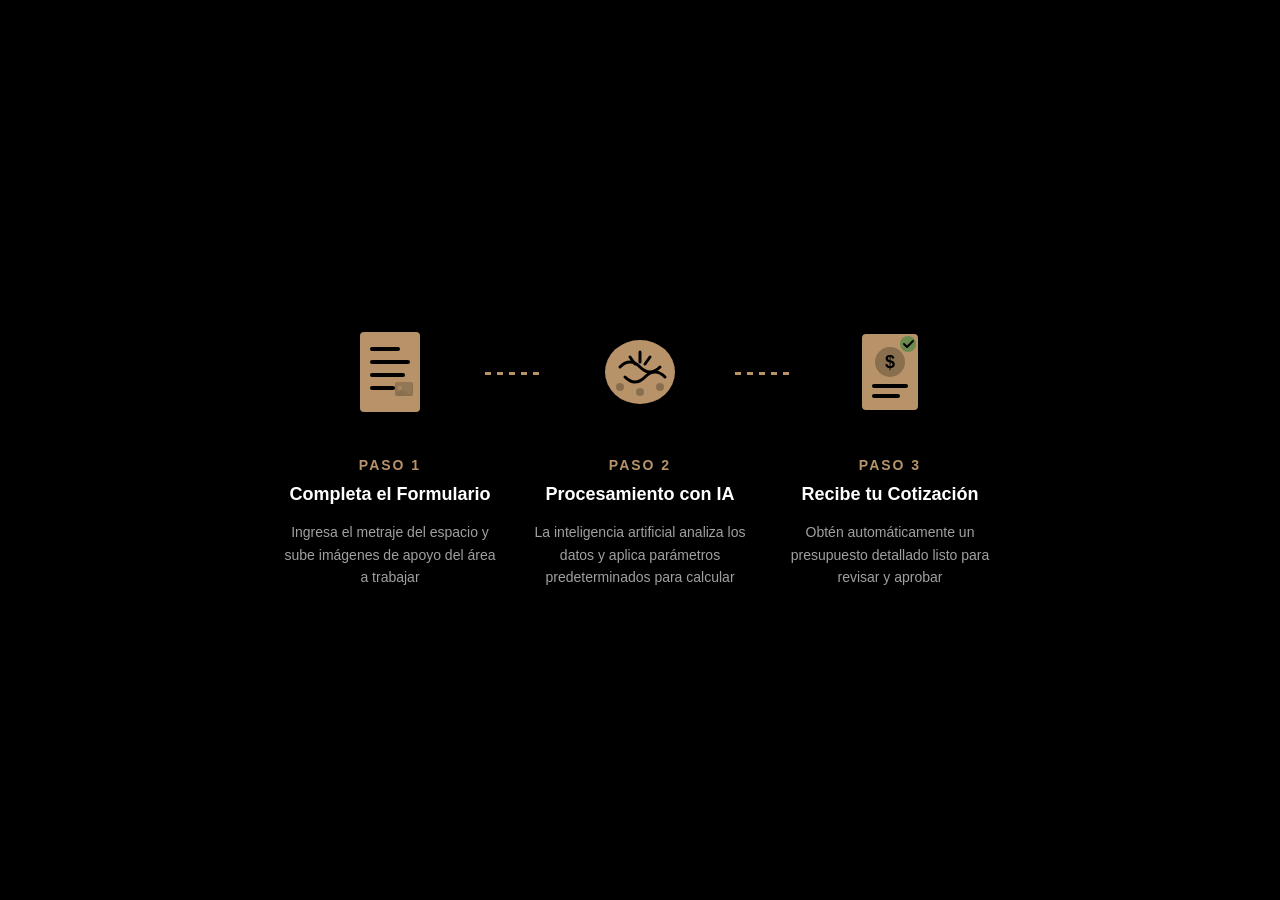
<file: mapa-proceso.html>
<!DOCTYPE html>
<html lang="es">
<head>
    <meta charset="UTF-8">
    <meta name="robots" content="noindex, nofollow">
    <meta name="viewport" content="width=device-width, initial-scale=1.0">
    <title>Proceso de Cotización</title>
    <style>
        * {
            margin: 0;
            padding: 0;
            box-sizing: border-box;
        }

        body {
            background-color: #000000;
            min-height: 100vh;
            display: flex;
            justify-content: center;
            align-items: center;
            font-family: 'Segoe UI', Tahoma, Geneva, Verdana, sans-serif;
            padding: 40px;
        }

        .container {
            display: flex;
            align-items: flex-start;
            gap: 30px;
            max-width: 1200px;
        }

        .step {
            display: flex;
            flex-direction: column;
            align-items: center;
            text-align: center;
            flex: 1;
            position: relative;
        }

        .step:not(:last-child)::after {
            content: '';
            position: absolute;
            top: 60px;
            right: -45px;
            width: 60px;
            height: 3px;
            background: linear-gradient(90deg, #b8936a, #b8936a 50%, transparent 50%, transparent);
            background-size: 12px 3px;
        }

        .icon-container {
            width: 120px;
            height: 120px;
            display: flex;
            justify-content: center;
            align-items: center;
            margin-bottom: 25px;
        }

        .icon-container svg {
            width: 100px;
            height: 100px;
        }

        .step-number {
            color: #b8936a;
            font-size: 14px;
            font-weight: 600;
            letter-spacing: 2px;
            margin-bottom: 10px;
            text-transform: uppercase;
        }

        .step-title {
            color: #ffffff;
            font-size: 18px;
            font-weight: 600;
            margin-bottom: 15px;
            line-height: 1.3;
        }

        .step-description {
            color: #a0a0a0;
            font-size: 14px;
            line-height: 1.6;
            max-width: 220px;
        }
    </style>
</head>
<body>
    <div class="container">
        <!-- Paso 1 -->
        <div class="step">
            <div class="icon-container">
                <svg viewBox="0 0 100 100" fill="none" xmlns="http://www.w3.org/2000/svg">
                    <!-- Formulario/Documento -->
                    <rect x="20" y="10" width="60" height="80" rx="4" fill="#b8936a"/>
                    <rect x="30" y="25" width="30" height="4" rx="2" fill="#000"/>
                    <rect x="30" y="38" width="40" height="4" rx="2" fill="#000"/>
                    <rect x="30" y="51" width="35" height="4" rx="2" fill="#000"/>
                    <rect x="30" y="64" width="25" height="4" rx="2" fill="#000"/>
                    <!-- Imagen pequeña -->
                    <rect x="55" y="60" width="18" height="14" rx="2" fill="#8a6f4e"/>
                    <circle cx="60" cy="66" r="2" fill="#b8936a"/>
                    <polygon points="56,72 62,67 68,72 72,72 72,60 56,60" fill="#9a7f5e" opacity="0.5"/>
                </svg>
            </div>
            <div class="step-number">Paso 1</div>
            <div class="step-title">Completa el Formulario</div>
            <div class="step-description">
                Ingresa el metraje del espacio y sube imágenes de apoyo del área a trabajar
            </div>
        </div>

        <!-- Paso 2 -->
        <div class="step">
            <div class="icon-container">
                <svg viewBox="0 0 100 100" fill="none" xmlns="http://www.w3.org/2000/svg">
                    <!-- Cerebro/IA -->
                    <ellipse cx="50" cy="50" rx="35" ry="32" fill="#b8936a"/>
                    <!-- Líneas del cerebro -->
                    <path d="M30 45 Q40 35 50 45 Q60 55 70 45" stroke="#000" stroke-width="3" fill="none" stroke-linecap="round"/>
                    <path d="M35 55 Q45 65 55 55 Q65 45 75 55" stroke="#000" stroke-width="3" fill="none" stroke-linecap="round"/>
                    <path d="M50 30 L50 40" stroke="#000" stroke-width="3" stroke-linecap="round"/>
                    <path d="M40 35 L45 42" stroke="#000" stroke-width="3" stroke-linecap="round"/>
                    <path d="M60 35 L55 42" stroke="#000" stroke-width="3" stroke-linecap="round"/>
                    <!-- Circuitos -->
                    <circle cx="30" cy="65" r="4" fill="#8a6f4e"/>
                    <circle cx="70" cy="65" r="4" fill="#8a6f4e"/>
                    <circle cx="50" cy="70" r="4" fill="#8a6f4e"/>
                </svg>
            </div>
            <div class="step-number">Paso 2</div>
            <div class="step-title">Procesamiento con IA</div>
            <div class="step-description">
                La inteligencia artificial analiza los datos y aplica parámetros predeterminados para calcular
            </div>
        </div>

        <!-- Paso 3 -->
        <div class="step">
            <div class="icon-container">
                <svg viewBox="0 0 100 100" fill="none" xmlns="http://www.w3.org/2000/svg">
                    <!-- Documento de cotización -->
                    <rect x="22" y="12" width="56" height="76" rx="4" fill="#b8936a"/>
                    <!-- Símbolo de dinero/precio -->
                    <circle cx="50" cy="40" r="15" fill="#8a6f4e"/>
                    <text x="50" y="46" text-anchor="middle" fill="#000" font-size="18" font-weight="bold">$</text>
                    <!-- Líneas de detalle -->
                    <rect x="32" y="62" width="36" height="4" rx="2" fill="#000"/>
                    <rect x="32" y="72" width="28" height="4" rx="2" fill="#000"/>
                    <!-- Check mark -->
                    <circle cx="68" cy="22" r="8" fill="#6b8a4e"/>
                    <path d="M64 22 L67 25 L73 19" stroke="#000" stroke-width="2" fill="none" stroke-linecap="round" stroke-linejoin="round"/>
                </svg>
            </div>
            <div class="step-number">Paso 3</div>
            <div class="step-title">Recibe tu Cotización</div>
            <div class="step-description">
                Obtén automáticamente un presupuesto detallado listo para revisar y aprobar
            </div>
        </div>
    </div>
</body>
</html>
</file>
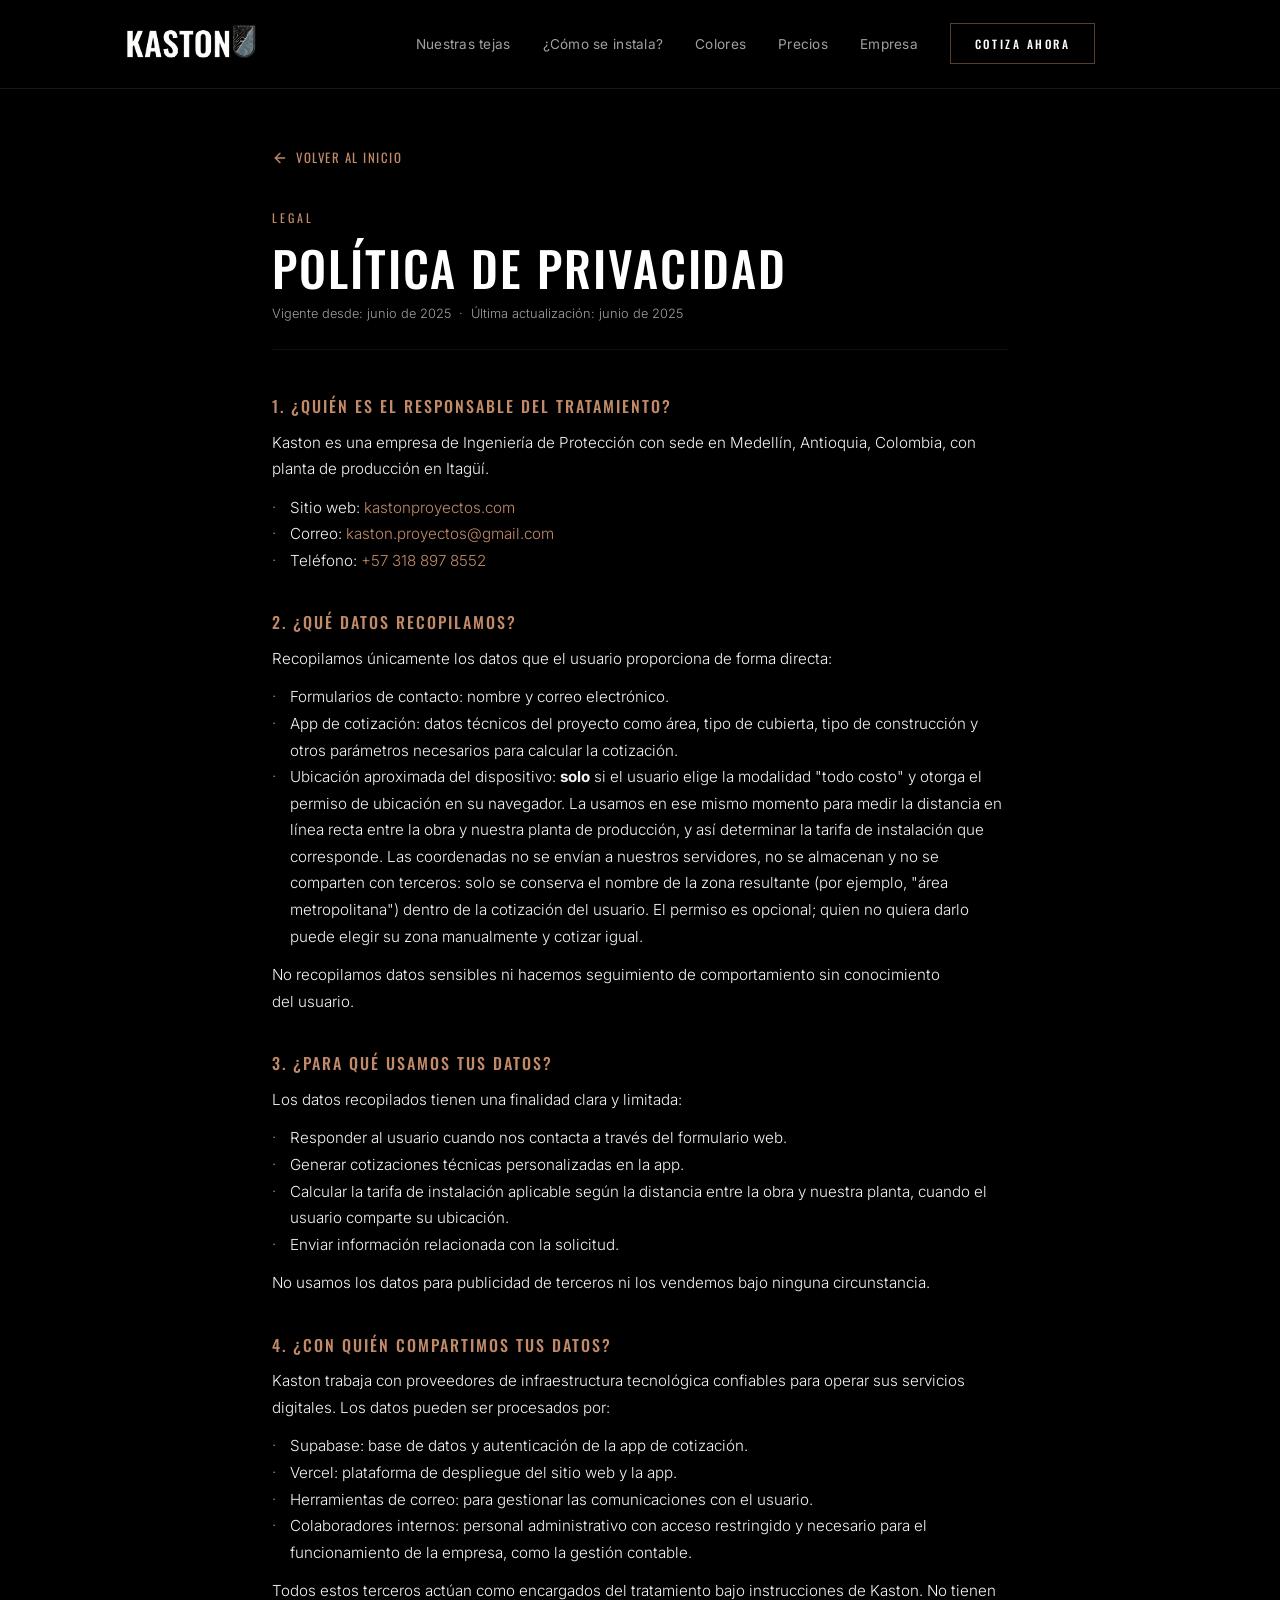
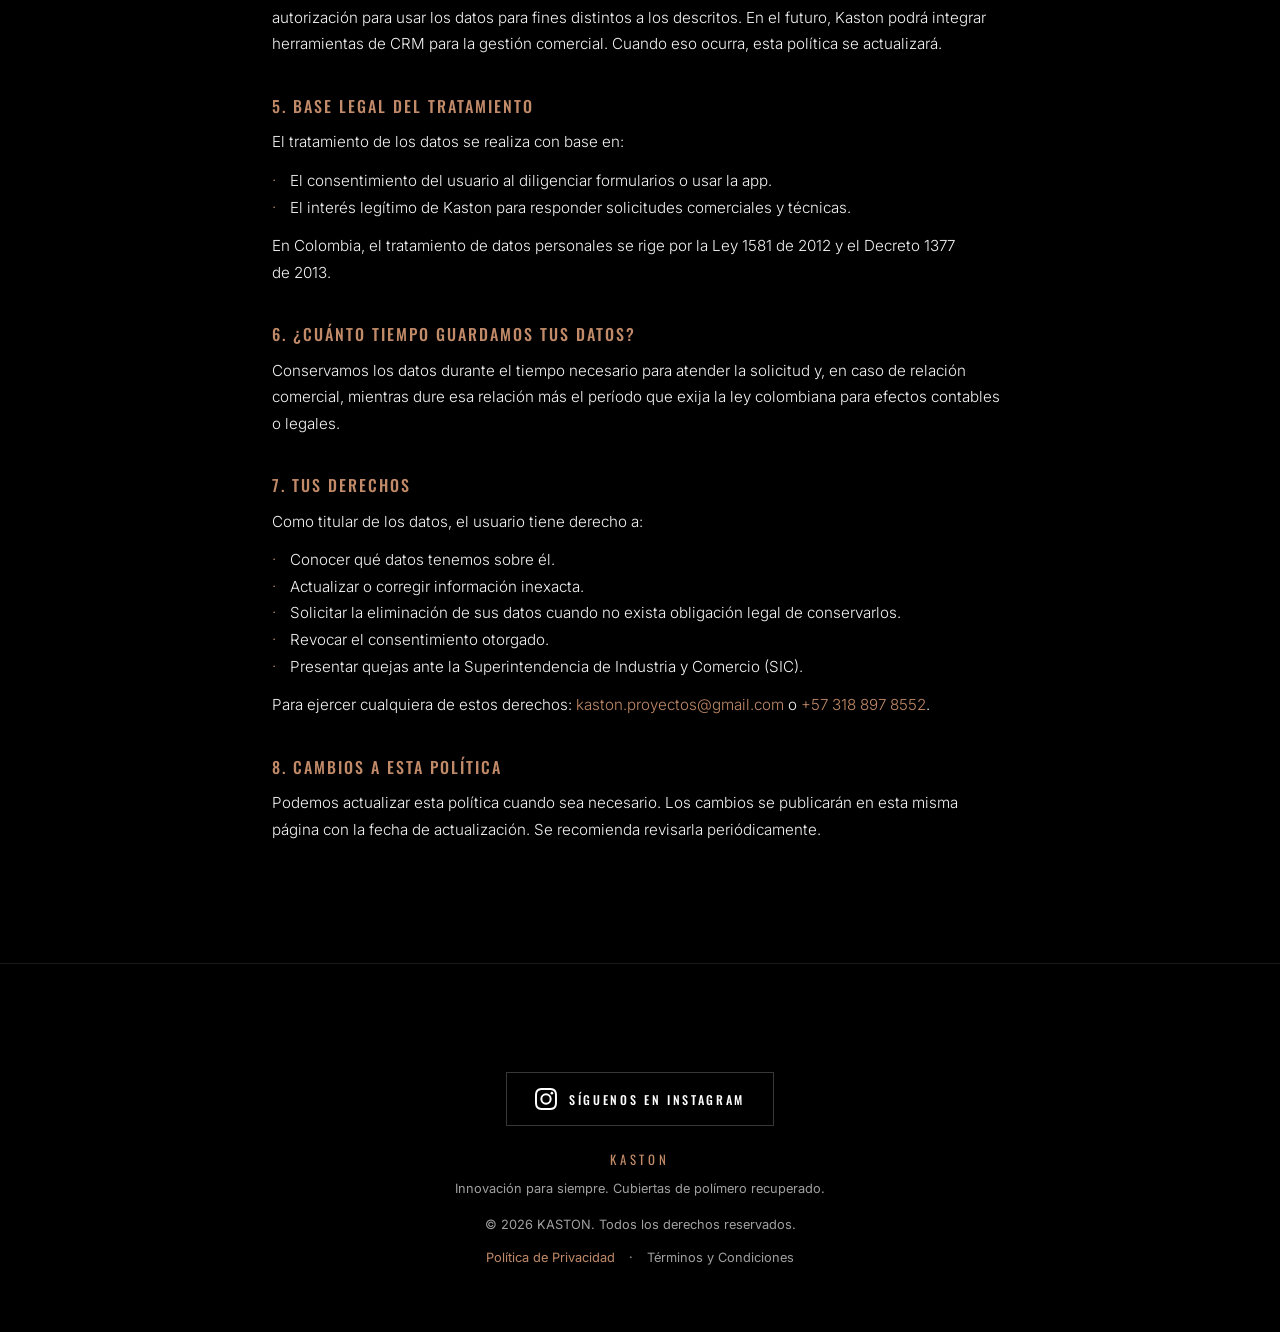
<file: privacidad.html>
<!DOCTYPE html>
<html lang="es">

<head>
    <meta charset="UTF-8">
    <meta name="viewport" content="width=device-width, initial-scale=1.0">
    <title>Política de Privacidad | KASTON</title>
    <meta name="description" content="Política de privacidad de KASTON: cómo recopilamos, usamos y protegemos tus datos personales.">
    <link rel="preconnect" href="https://fonts.googleapis.com">
    <link rel="preconnect" href="https://fonts.gstatic.com" crossorigin>
    <link href="https://fonts.googleapis.com/css2?family=Oswald:wght@400;500;600;700&family=Inter:wght@300;400;500;600;700&display=swap" rel="stylesheet">
    <style>
        :root {
            --bg: #000000;
            --gold: #C18A68;
            --gold-dark: #8a6f4e;
            --white: #FFFFFF;
            --light: #F4F4F4;
            --muted: #a0a0a0;
            --surface: #111111;
            --surface-light: #1a1a1a;
            --font-heading: 'Oswald', 'Now', 'Gotham', sans-serif;
            --font-body: 'Inter', 'Now', 'Gotham', sans-serif;
            --nav-height: 110px;
            --ease: cubic-bezier(0.25, 0.46, 0.45, 0.94);
        }

        *, *::before, *::after { margin: 0; padding: 0; box-sizing: border-box; }

        html { scroll-behavior: smooth; }

        body {
            background: var(--bg);
            color: var(--white);
            font-family: var(--font-body);
            line-height: 1.6;
            -webkit-font-smoothing: antialiased;
            -moz-osx-font-smoothing: grayscale;
            overflow-x: hidden;
        }

        .container {
            max-width: 800px;
            margin: 0 auto;
            padding: 0 32px;
            width: 100%;
        }

        /* ---- NAVBAR ---- */
        .navbar {
            position: fixed;
            top: 0; left: 0; right: 0;
            height: var(--nav-height);
            z-index: 1000;
            display: flex;
            align-items: center;
            background: rgba(0, 0, 0, 0.92);
            backdrop-filter: blur(16px);
            -webkit-backdrop-filter: blur(16px);
            box-shadow: 0 1px 0 rgba(193, 138, 104, 0.15);
        }

        .navbar .container { max-width: 1200px; display: flex; align-items: center; justify-content: space-between; }

        .nav-logo { font-family: var(--font-heading); font-size: 1.6rem; font-weight: 700; color: var(--white); letter-spacing: 4px; text-decoration: none; }

        .nav-logo-img { height: 130px; width: auto; display: block; image-rendering: crisp-edges; filter: drop-shadow(0px 2px 4px rgba(0,0,0,0.2)); transition: transform 0.3s ease; }
        .nav-logo-img:hover { transform: scale(1.05); }

        .nav-links { display: flex; align-items: center; gap: 32px; list-style: none; }

        .nav-links a {
            font-family: var(--font-body);
            font-size: 0.85rem;
            font-weight: 500;
            color: var(--muted);
            text-decoration: none;
            letter-spacing: 0.5px;
            transition: color 0.25s;
        }

        .nav-links a:hover { color: var(--gold); }

        .nav-cta {
            font-family: var(--font-heading) !important;
            font-size: 0.8rem !important;
            letter-spacing: 2px !important;
            text-transform: uppercase;
            background: var(--gold) !important;
            color: var(--bg) !important;
            padding: 10px 24px;
            border-radius: 6px;
            font-weight: 600 !important;
            transition: background 0.25s, transform 0.25s !important;
        }

        .nav-cta:hover { background: var(--gold-dark) !important; transform: translateY(-1px); }

        .nav-right { display: flex; align-items: center; gap: 16px; }

        .lang-toggle {
            display: flex;
            align-items: center;
            background: rgba(255, 255, 255, 0.06);
            border: 1px solid rgba(193, 138, 104, 0.25);
            border-radius: 6px;
            overflow: hidden;
        }

        .lang-toggle button {
            font-family: var(--font-heading);
            font-size: 0.7rem;
            letter-spacing: 1.5px;
            font-weight: 600;
            padding: 7px 12px;
            background: transparent;
            color: var(--muted);
            border: none;
            cursor: pointer;
            transition: all 0.25s;
        }

        .lang-toggle button.active { background: var(--gold); color: var(--bg); }
        .lang-toggle button:hover:not(.active) { color: var(--white); background: rgba(255, 255, 255, 0.06); }

        .hamburger { display: none; flex-direction: column; gap: 5px; background: none; border: none; cursor: pointer; padding: 4px; }
        .hamburger span { width: 24px; height: 2px; background: var(--white); border-radius: 2px; transition: all 0.3s; }
        .hamburger.open span:nth-child(1) { transform: rotate(45deg) translate(5px, 5px); }
        .hamburger.open span:nth-child(2) { opacity: 0; }
        .hamburger.open span:nth-child(3) { transform: rotate(-45deg) translate(5px, -5px); }

        /* ---- CONTENIDO ---- */
        .legal-page {
            padding-top: calc(var(--nav-height) + 60px);
            padding-bottom: 80px;
        }

        .legal-page .page-label {
            font-family: var(--font-heading);
            font-size: 0.75rem;
            letter-spacing: 3px;
            color: var(--gold);
            text-transform: uppercase;
            margin-bottom: 12px;
        }

        .legal-page h1 {
            font-family: var(--font-heading);
            font-size: clamp(2rem, 4vw, 3rem);
            font-weight: 700;
            text-transform: uppercase;
            letter-spacing: 0.04em;
            line-height: 1.15;
            margin-bottom: 8px;
        }

        .legal-page .meta {
            font-size: 0.8rem;
            color: var(--muted);
            margin-bottom: 48px;
            padding-bottom: 24px;
            border-bottom: 1px solid rgba(255, 255, 255, 0.06);
        }

        .legal-page section {
            margin-bottom: 40px;
        }

        .legal-page h2 {
            font-family: var(--font-heading);
            font-size: 1rem;
            font-weight: 600;
            text-transform: uppercase;
            letter-spacing: 2px;
            color: var(--gold);
            margin-bottom: 14px;
        }

        .legal-page p {
            font-size: 0.95rem;
            color: var(--light);
            font-weight: 300;
            line-height: 1.75;
            margin-bottom: 12px;
        }

        .legal-page ul {
            list-style: none;
            padding: 0;
            margin-bottom: 12px;
        }

        .legal-page ul li {
            font-size: 0.95rem;
            color: var(--light);
            font-weight: 300;
            line-height: 1.75;
            padding-left: 18px;
            position: relative;
        }

        .legal-page ul li::before {
            content: '\00B7';
            position: absolute;
            left: 0;
            color: var(--gold);
        }

        .legal-page a {
            color: var(--gold);
            text-decoration: none;
            transition: opacity 0.25s;
        }

        .legal-page a:hover { opacity: 0.75; }

        .back-link {
            display: inline-flex;
            align-items: center;
            gap: 8px;
            font-family: var(--font-heading);
            font-size: 0.8rem;
            letter-spacing: 1.5px;
            text-transform: uppercase;
            color: var(--muted);
            text-decoration: none;
            margin-bottom: 40px;
            transition: color 0.25s;
        }

        .back-link:hover { color: var(--gold); }

        /* ---- FOOTER ---- */
        .footer {
            text-align: center;
            padding: 40px 0;
            border-top: 1px solid rgba(255, 255, 255, 0.06);
        }

        .footer p { font-size: 0.8rem; color: var(--muted); }

        .footer .footer-brand {
            font-family: var(--font-heading);
            letter-spacing: 3px;
            color: var(--gold);
            font-size: 0.85rem;
            margin-bottom: 8px;
        }

        .footer-instagram {
            display: inline-flex;
            align-items: center;
            gap: 12px;
            margin-top: 20px;
            padding: 15px 32px;
            border: 1.5px solid rgba(255, 255, 255, 0.35);
            border-radius: 100px;
            background: rgba(255, 255, 255, 0.04);
            color: var(--white);
            text-decoration: none;
            font-family: var(--font-heading);
            font-size: 0.95rem;
            font-weight: 500;
            letter-spacing: 1.6px;
            text-transform: uppercase;
            transition: background 0.25s var(--ease), border-color 0.25s var(--ease), color 0.25s var(--ease), transform 0.25s var(--ease);
        }

        .footer-instagram svg {
            flex-shrink: 0;
        }

        .footer-instagram:hover {
            background: var(--white);
            border-color: var(--white);
            color: var(--bg);
            transform: translateY(-2px);
        }

        @media (max-width: 480px) {
            .footer-instagram {
                padding: 14px 24px;
                font-size: 0.82rem;
                letter-spacing: 1.2px;
            }
        }

        /* ---- RESPONSIVE ---- */
        /* Igual que el inicio: el logo cae en el mismo sitio */
        @media (max-width: 900px) {
            .container { padding: 0 20px; }
        }

        @media (max-width: 768px) {
            :root { --nav-height: 90px; }

            .nav-links {
                display: none;
                flex-direction: column;
                position: fixed;
                top: var(--nav-height);
                left: 0; right: 0;
                background: rgba(0, 0, 0, 0.97);
                padding: 24px 32px;
                gap: 20px;
                border-top: 1px solid rgba(193, 138, 104, 0.15);
            }

            .nav-links.open { display: flex; }

            .hamburger { display: flex; }

            .nav-links .nav-cta { display: none; }

            .legal-page { padding-top: calc(var(--nav-height) + 40px); }
        }

        /* el menú cabe en una sola línea en pantallas medianas */
        .nav-links a {
            white-space: nowrap;
        }

        @media (min-width: 901px) and (max-width: 1200px) {
            .nav-links {
                gap: 18px;
            }

            .nav-links a {
                font-size: 0.8rem;
                letter-spacing: 0.2px;
            }

            .nav-cta {
                padding: 10px 16px !important;
                letter-spacing: 1px !important;
            }
        }

        /* celular: el menú abierto tapa toda la pantalla, sin que el texto de atrás se cuele */
        @media (max-width: 900px) {
            .nav-links {
                height: calc(100vh - var(--nav-height));
                height: calc(100dvh - var(--nav-height));
                justify-content: flex-start;
                gap: 22px;
                padding: 36px 32px 48px;
                overflow-y: auto;
                background: #000;
                -webkit-backdrop-filter: none;
                backdrop-filter: none;
            }

            .nav-links a {
                font-size: 1.05rem;
            }
        }

        /* celular angosto: el idioma y el menú caben sin pegarse al borde */
        @media (max-width: 480px) {
            .nav-right {
                gap: 10px;
            }

            .lang-toggle button {
                padding: 7px 9px;
            }
        }
    </style>
    <link rel="stylesheet" href="/premium.css">
</head>

<body>

    <nav class="navbar" id="navbar">
        <div class="container" style="max-width:1200px;">
            <a href="/" class="nav-logo"><img src="logo-kaston.svg" alt="KASTON" class="nav-logo-img"></a>
            <ul class="nav-links" id="navLinks">
                <li><a href="/#solucion">Nuestras tejas</a></li>
                <li><a href="/#instalacion">¿Cómo se instala?</a></li>
                <li><a href="/#colores">Colores</a></li>
                <li><a href="/#cotizacion">Precios</a></li>
                <li><a href="/empresa">Empresa</a></li>
                <li><a href="/cotizador" class="nav-cta">Cotiza Ahora</a></li>
            </ul>
            <div class="nav-right">
                <button class="hamburger" id="hamburger" aria-label="Menú">
                    <span></span><span></span><span></span>
                </button>
            </div>
        </div>
    </nav>

    <main class="legal-page">
        <div class="container">

            <a href="/" class="back-link">
                <svg xmlns="http://www.w3.org/2000/svg" width="16" height="16" viewBox="0 0 24 24" fill="none" stroke="currentColor" stroke-width="2" stroke-linecap="round" stroke-linejoin="round"><line x1="19" y1="12" x2="5" y2="12"></line><polyline points="12 19 5 12 12 5"></polyline></svg>
                Volver al inicio
            </a>

            <div class="page-label">Legal</div>
            <h1>Política de Privacidad</h1>
            <p class="meta">Vigente desde: junio de 2025 &nbsp;·&nbsp; Última actualización: junio de 2025</p>

            <section>
                <h2>1. ¿Quién es el responsable del tratamiento?</h2>
                <p>Kaston es una empresa de Ingeniería de Protección con sede en Medellín, Antioquia, Colombia, con planta de producción en Itagüí.</p>
                <ul>
                    <li>Sitio web: <a href="https://kastonproyectos.com">kastonproyectos.com</a></li>
                    <li>Correo: <a href="mailto:kaston.proyectos@gmail.com">kaston.proyectos@gmail.com</a></li>
                    <li>Teléfono: <a href="tel:+573188978552">+57 318 897 8552</a></li>
                </ul>
            </section>

            <section>
                <h2>2. ¿Qué datos recopilamos?</h2>
                <p>Recopilamos únicamente los datos que el usuario proporciona de forma directa:</p>
                <ul>
                    <li>Formularios de contacto: nombre y correo electrónico.</li>
                    <li>App de cotización: datos técnicos del proyecto como área, tipo de cubierta, tipo de construcción y otros parámetros necesarios para calcular la cotización.</li>
                    <li>Ubicación aproximada del dispositivo: <strong>solo</strong> si el usuario elige la modalidad "todo costo" y otorga el permiso de ubicación en su navegador. La usamos en ese mismo momento para medir la distancia en línea recta entre la obra y nuestra planta de producción, y así determinar la tarifa de instalación que corresponde. Las coordenadas no se envían a nuestros servidores, no se almacenan y no se comparten con terceros: solo se conserva el nombre de la zona resultante (por ejemplo, "área metropolitana") dentro de la cotización del usuario. El permiso es opcional; quien no quiera darlo puede elegir su zona manualmente y cotizar igual.</li>
                </ul>
                <p>No recopilamos datos sensibles ni hacemos seguimiento de comportamiento sin conocimiento del usuario.</p>
            </section>

            <section>
                <h2>3. ¿Para qué usamos tus datos?</h2>
                <p>Los datos recopilados tienen una finalidad clara y limitada:</p>
                <ul>
                    <li>Responder al usuario cuando nos contacta a través del formulario web.</li>
                    <li>Generar cotizaciones técnicas personalizadas en la app.</li>
                    <li>Calcular la tarifa de instalación aplicable según la distancia entre la obra y nuestra planta, cuando el usuario comparte su ubicación.</li>
                    <li>Enviar información relacionada con la solicitud.</li>
                </ul>
                <p>No usamos los datos para publicidad de terceros ni los vendemos bajo ninguna circunstancia.</p>
            </section>

            <section>
                <h2>4. ¿Con quién compartimos tus datos?</h2>
                <p>Kaston trabaja con proveedores de infraestructura tecnológica confiables para operar sus servicios digitales. Los datos pueden ser procesados por:</p>
                <ul>
                    <li>Supabase: base de datos y autenticación de la app de cotización.</li>
                    <li>Vercel: plataforma de despliegue del sitio web y la app.</li>
                    <li>Herramientas de correo: para gestionar las comunicaciones con el usuario.</li>
                    <li>Colaboradores internos: personal administrativo con acceso restringido y necesario para el funcionamiento de la empresa, como la gestión contable.</li>
                </ul>
                <p>Todos estos terceros actúan como encargados del tratamiento bajo instrucciones de Kaston. No tienen autorización para usar los datos para fines distintos a los descritos. En el futuro, Kaston podrá integrar herramientas de CRM para la gestión comercial. Cuando eso ocurra, esta política se actualizará.</p>
            </section>

            <section>
                <h2>5. Base legal del tratamiento</h2>
                <p>El tratamiento de los datos se realiza con base en:</p>
                <ul>
                    <li>El consentimiento del usuario al diligenciar formularios o usar la app.</li>
                    <li>El interés legítimo de Kaston para responder solicitudes comerciales y técnicas.</li>
                </ul>
                <p>En Colombia, el tratamiento de datos personales se rige por la Ley 1581 de 2012 y el Decreto 1377 de 2013.</p>
            </section>

            <section>
                <h2>6. ¿Cuánto tiempo guardamos tus datos?</h2>
                <p>Conservamos los datos durante el tiempo necesario para atender la solicitud y, en caso de relación comercial, mientras dure esa relación más el período que exija la ley colombiana para efectos contables o legales.</p>
            </section>

            <section>
                <h2>7. Tus derechos</h2>
                <p>Como titular de los datos, el usuario tiene derecho a:</p>
                <ul>
                    <li>Conocer qué datos tenemos sobre él.</li>
                    <li>Actualizar o corregir información inexacta.</li>
                    <li>Solicitar la eliminación de sus datos cuando no exista obligación legal de conservarlos.</li>
                    <li>Revocar el consentimiento otorgado.</li>
                    <li>Presentar quejas ante la Superintendencia de Industria y Comercio (SIC).</li>
                </ul>
                <p>Para ejercer cualquiera de estos derechos: <a href="mailto:kaston.proyectos@gmail.com">kaston.proyectos@gmail.com</a> o <a href="tel:+573188978552">+57 318 897 8552</a>.</p>
            </section>

            <section>
                <h2>8. Cambios a esta política</h2>
                <p>Podemos actualizar esta política cuando sea necesario. Los cambios se publicarán en esta misma página con la fecha de actualización. Se recomienda revisarla periódicamente.</p>
            </section>

        </div>
    </main>

    <footer class="footer">
        <div class="container" style="max-width:1200px;">
            <a href="https://www.instagram.com/kaston.proyectos" target="_blank" rel="noopener noreferrer" class="footer-instagram">
                <svg xmlns="http://www.w3.org/2000/svg" width="22" height="22" viewBox="0 0 24 24" fill="currentColor" aria-hidden="true"><path d="M12 2.163c3.204 0 3.584.012 4.85.07 1.17.053 1.805.249 2.227.413.56.218.96.478 1.38.898.42.42.68.82.898 1.38.164.422.36 1.057.413 2.227.058 1.266.07 1.646.07 4.85s-.012 3.584-.07 4.85c-.053 1.17-.249 1.805-.413 2.227a3.72 3.72 0 0 1-.898 1.38c-.42.42-.82.68-1.38.898-.422.164-1.057.36-2.227.413-1.266.058-1.646.07-4.85.07s-3.584-.012-4.85-.07c-1.17-.053-1.805-.249-2.227-.413a3.72 3.72 0 0 1-1.38-.898 3.72 3.72 0 0 1-.898-1.38c-.164-.422-.36-1.057-.413-2.227-.058-1.266-.07-1.646-.07-4.85s.012-3.584.07-4.85c.053-1.17.249-1.805.413-2.227.218-.56.478-.96.898-1.38.42-.42.82-.68 1.38-.898.422-.164 1.057-.36 2.227-.413 1.266-.058 1.646-.07 4.85-.07M12 0C8.741 0 8.332.014 7.052.072 5.775.131 4.903.333 4.14.63a5.88 5.88 0 0 0-2.126 1.384A5.88 5.88 0 0 0 .63 4.14C.333 4.903.131 5.775.072 7.052.014 8.332 0 8.741 0 12s.014 3.668.072 4.948c.059 1.277.261 2.149.558 2.912a5.88 5.88 0 0 0 1.384 2.126A5.88 5.88 0 0 0 4.14 23.37c.763.297 1.635.499 2.912.558C8.332 23.986 8.741 24 12 24s3.668-.014 4.948-.072c1.277-.059 2.149-.261 2.912-.558a5.88 5.88 0 0 0 2.126-1.384 5.88 5.88 0 0 0 1.384-2.126c.297-.763.499-1.635.558-2.912C23.986 15.668 24 15.259 24 12s-.014-3.668-.072-4.948c-.059-1.277-.261-2.149-.558-2.912a5.88 5.88 0 0 0-1.384-2.126A5.88 5.88 0 0 0 19.86.63c-.763-.297-1.635-.499-2.912-.558C15.668.014 15.259 0 12 0z"/><path d="M12 5.838a6.162 6.162 0 1 0 0 12.324 6.162 6.162 0 0 0 0-12.324zM12 16a4 4 0 1 1 0-8 4 4 0 0 1 0 8z"/><circle cx="18.406" cy="5.594" r="1.44"/></svg>
                Síguenos en Instagram
            </a>
            <div class="footer-brand" style="margin-top:24px;">KASTON</div>
            <p>Innovación para siempre. Cubiertas de polímero recuperado.</p>
            <p style="margin-top:16px;">&copy; 2026 KASTON. Todos los derechos reservados.</p>
            <p style="margin-top:12px;">
                <a href="/privacidad" style="color:var(--gold); text-decoration:none;">Política de Privacidad</a>
                <span style="color:var(--muted); margin:0 10px;">·</span>
                <a href="/terminos" style="color:var(--muted); text-decoration:none; transition:color 0.25s;" onmouseover="this.style.color='var(--gold)'" onmouseout="this.style.color='var(--muted)'">Términos y Condiciones</a>
            </p>
        </div>
    </footer>

    <script>
        (function () {
            var hamburger = document.getElementById('hamburger');
            var navLinks = document.getElementById('navLinks');

            hamburger.addEventListener('click', function () {
                hamburger.classList.toggle('open');
                navLinks.classList.toggle('open');
            });

            navLinks.querySelectorAll('a').forEach(function (link) {
                link.addEventListener('click', function () {
                    hamburger.classList.remove('open');
                    navLinks.classList.remove('open');
                });
            });
        })();
    </script>

</body>
</html>
</file>
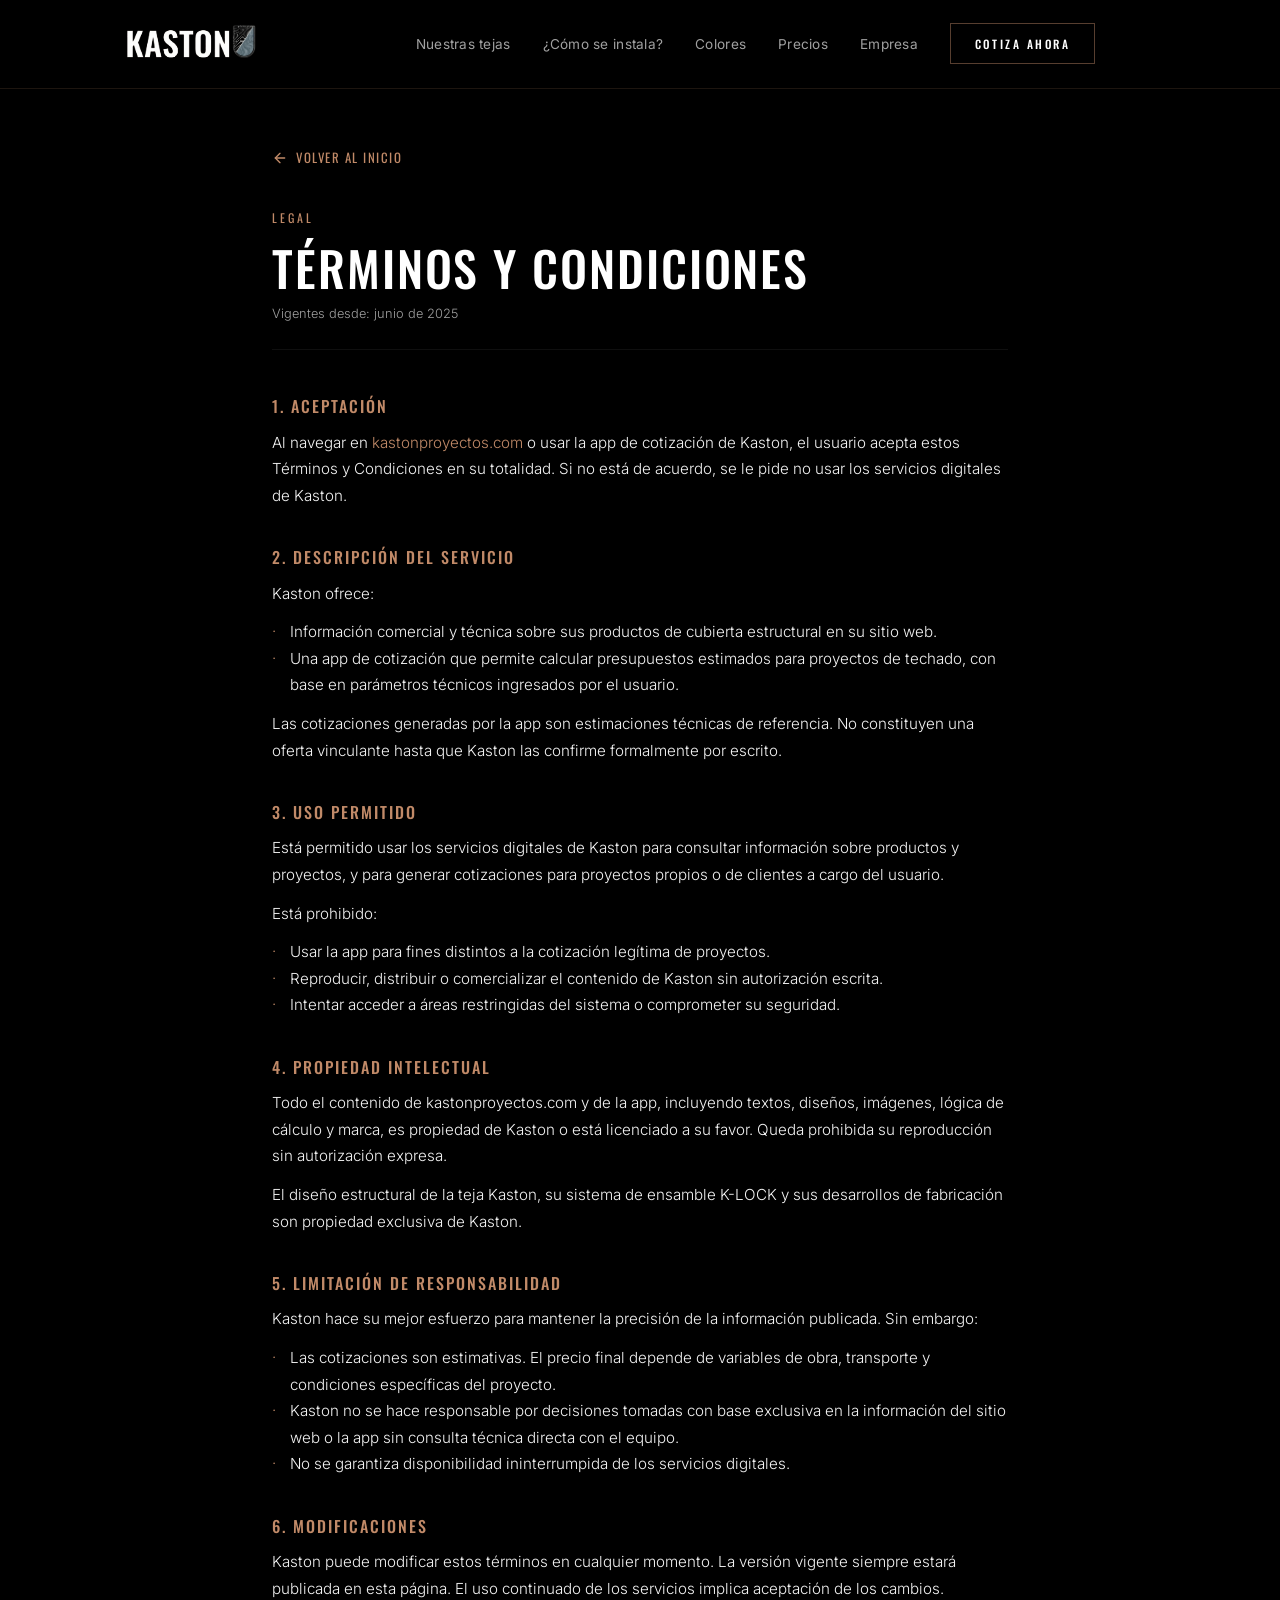
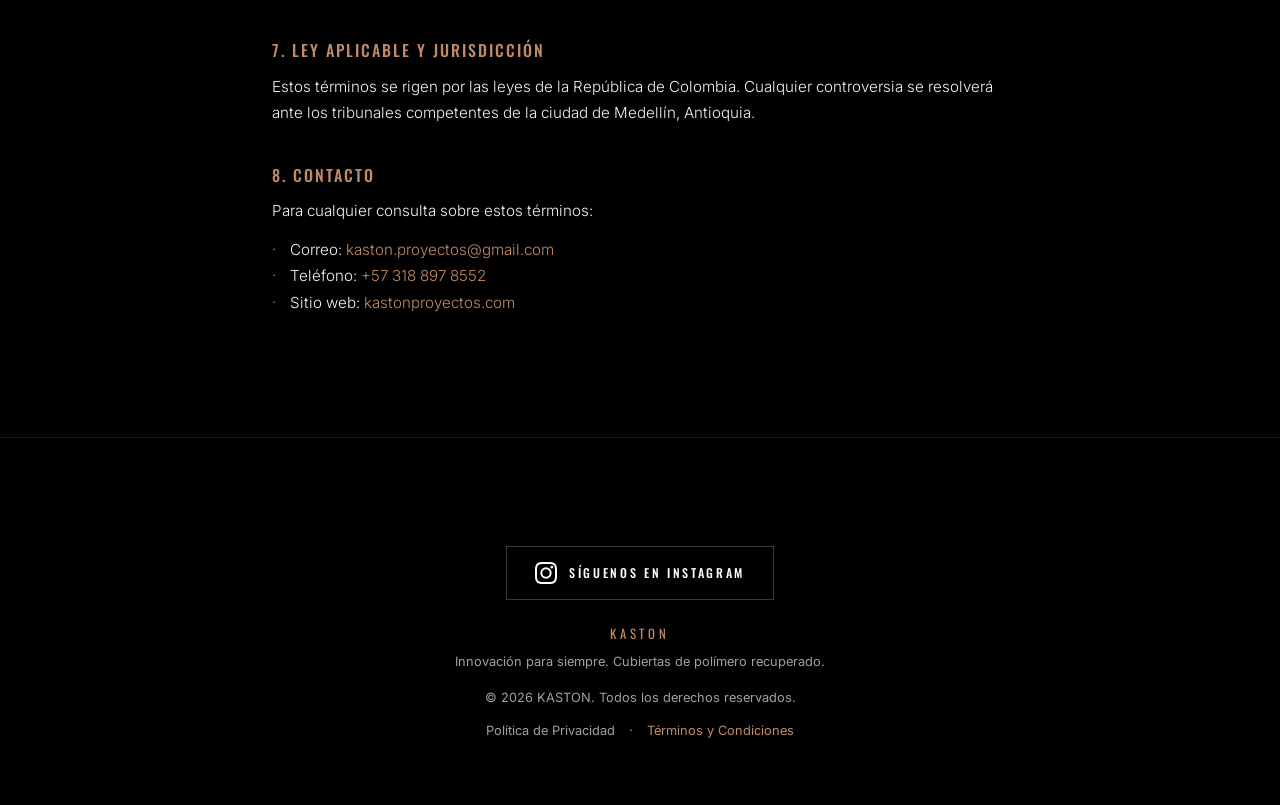
<file: terminos.html>
<!DOCTYPE html>
<html lang="es">

<head>
    <meta charset="UTF-8">
    <meta name="viewport" content="width=device-width, initial-scale=1.0">
    <title>Términos y Condiciones | KASTON</title>
    <meta name="description" content="Términos y condiciones de uso de los servicios digitales de KASTON.">
    <link rel="preconnect" href="https://fonts.googleapis.com">
    <link rel="preconnect" href="https://fonts.gstatic.com" crossorigin>
    <link href="https://fonts.googleapis.com/css2?family=Oswald:wght@400;500;600;700&family=Inter:wght@300;400;500;600;700&display=swap" rel="stylesheet">
    <style>
        :root {
            --bg: #000000;
            --gold: #C18A68;
            --gold-dark: #8a6f4e;
            --white: #FFFFFF;
            --light: #F4F4F4;
            --muted: #a0a0a0;
            --surface: #111111;
            --surface-light: #1a1a1a;
            --font-heading: 'Oswald', 'Now', 'Gotham', sans-serif;
            --font-body: 'Inter', 'Now', 'Gotham', sans-serif;
            --nav-height: 110px;
            --ease: cubic-bezier(0.25, 0.46, 0.45, 0.94);
        }

        *, *::before, *::after { margin: 0; padding: 0; box-sizing: border-box; }

        html { scroll-behavior: smooth; }

        body {
            background: var(--bg);
            color: var(--white);
            font-family: var(--font-body);
            line-height: 1.6;
            -webkit-font-smoothing: antialiased;
            -moz-osx-font-smoothing: grayscale;
            overflow-x: hidden;
        }

        .container {
            max-width: 800px;
            margin: 0 auto;
            padding: 0 32px;
            width: 100%;
        }

        /* ---- NAVBAR ---- */
        .navbar {
            position: fixed;
            top: 0; left: 0; right: 0;
            height: var(--nav-height);
            z-index: 1000;
            display: flex;
            align-items: center;
            background: rgba(0, 0, 0, 0.92);
            backdrop-filter: blur(16px);
            -webkit-backdrop-filter: blur(16px);
            box-shadow: 0 1px 0 rgba(193, 138, 104, 0.15);
        }

        .navbar .container { max-width: 1200px; display: flex; align-items: center; justify-content: space-between; }

        .nav-logo { font-family: var(--font-heading); font-size: 1.6rem; font-weight: 700; color: var(--white); letter-spacing: 4px; text-decoration: none; }

        .nav-logo-img { height: 130px; width: auto; display: block; image-rendering: crisp-edges; filter: drop-shadow(0px 2px 4px rgba(0,0,0,0.2)); transition: transform 0.3s ease; }
        .nav-logo-img:hover { transform: scale(1.05); }

        .nav-links { display: flex; align-items: center; gap: 32px; list-style: none; }

        .nav-links a {
            font-family: var(--font-body);
            font-size: 0.85rem;
            font-weight: 500;
            color: var(--muted);
            text-decoration: none;
            letter-spacing: 0.5px;
            transition: color 0.25s;
        }

        .nav-links a:hover { color: var(--gold); }

        .nav-cta {
            font-family: var(--font-heading) !important;
            font-size: 0.8rem !important;
            letter-spacing: 2px !important;
            text-transform: uppercase;
            background: var(--gold) !important;
            color: var(--bg) !important;
            padding: 10px 24px;
            border-radius: 6px;
            font-weight: 600 !important;
            transition: background 0.25s, transform 0.25s !important;
        }

        .nav-cta:hover { background: var(--gold-dark) !important; transform: translateY(-1px); }

        .nav-right { display: flex; align-items: center; gap: 16px; }

        .lang-toggle {
            display: flex;
            align-items: center;
            background: rgba(255, 255, 255, 0.06);
            border: 1px solid rgba(193, 138, 104, 0.25);
            border-radius: 6px;
            overflow: hidden;
        }

        .lang-toggle button {
            font-family: var(--font-heading);
            font-size: 0.7rem;
            letter-spacing: 1.5px;
            font-weight: 600;
            padding: 7px 12px;
            background: transparent;
            color: var(--muted);
            border: none;
            cursor: pointer;
            transition: all 0.25s;
        }

        .lang-toggle button.active { background: var(--gold); color: var(--bg); }
        .lang-toggle button:hover:not(.active) { color: var(--white); background: rgba(255, 255, 255, 0.06); }

        .hamburger { display: none; flex-direction: column; gap: 5px; background: none; border: none; cursor: pointer; padding: 4px; }
        .hamburger span { width: 24px; height: 2px; background: var(--white); border-radius: 2px; transition: all 0.3s; }
        .hamburger.open span:nth-child(1) { transform: rotate(45deg) translate(5px, 5px); }
        .hamburger.open span:nth-child(2) { opacity: 0; }
        .hamburger.open span:nth-child(3) { transform: rotate(-45deg) translate(5px, -5px); }

        /* ---- CONTENIDO ---- */
        .legal-page {
            padding-top: calc(var(--nav-height) + 60px);
            padding-bottom: 80px;
        }

        .legal-page .page-label {
            font-family: var(--font-heading);
            font-size: 0.75rem;
            letter-spacing: 3px;
            color: var(--gold);
            text-transform: uppercase;
            margin-bottom: 12px;
        }

        .legal-page h1 {
            font-family: var(--font-heading);
            font-size: clamp(2rem, 4vw, 3rem);
            font-weight: 700;
            text-transform: uppercase;
            letter-spacing: 0.04em;
            line-height: 1.15;
            margin-bottom: 8px;
        }

        .legal-page .meta {
            font-size: 0.8rem;
            color: var(--muted);
            margin-bottom: 48px;
            padding-bottom: 24px;
            border-bottom: 1px solid rgba(255, 255, 255, 0.06);
        }

        .legal-page section {
            margin-bottom: 40px;
        }

        .legal-page h2 {
            font-family: var(--font-heading);
            font-size: 1rem;
            font-weight: 600;
            text-transform: uppercase;
            letter-spacing: 2px;
            color: var(--gold);
            margin-bottom: 14px;
        }

        .legal-page p {
            font-size: 0.95rem;
            color: var(--light);
            font-weight: 300;
            line-height: 1.75;
            margin-bottom: 12px;
        }

        .legal-page ul {
            list-style: none;
            padding: 0;
            margin-bottom: 12px;
        }

        .legal-page ul li {
            font-size: 0.95rem;
            color: var(--light);
            font-weight: 300;
            line-height: 1.75;
            padding-left: 18px;
            position: relative;
        }

        .legal-page ul li::before {
            content: '\00B7';
            position: absolute;
            left: 0;
            color: var(--gold);
        }

        .legal-page a {
            color: var(--gold);
            text-decoration: none;
            transition: opacity 0.25s;
        }

        .legal-page a:hover { opacity: 0.75; }

        .back-link {
            display: inline-flex;
            align-items: center;
            gap: 8px;
            font-family: var(--font-heading);
            font-size: 0.8rem;
            letter-spacing: 1.5px;
            text-transform: uppercase;
            color: var(--muted);
            text-decoration: none;
            margin-bottom: 40px;
            transition: color 0.25s;
        }

        .back-link:hover { color: var(--gold); }

        /* ---- FOOTER ---- */
        .footer {
            text-align: center;
            padding: 40px 0;
            border-top: 1px solid rgba(255, 255, 255, 0.06);
        }

        .footer p { font-size: 0.8rem; color: var(--muted); }

        .footer .footer-brand {
            font-family: var(--font-heading);
            letter-spacing: 3px;
            color: var(--gold);
            font-size: 0.85rem;
            margin-bottom: 8px;
        }

        .footer-instagram {
            display: inline-flex;
            align-items: center;
            gap: 12px;
            margin-top: 20px;
            padding: 15px 32px;
            border: 1.5px solid rgba(255, 255, 255, 0.35);
            border-radius: 100px;
            background: rgba(255, 255, 255, 0.04);
            color: var(--white);
            text-decoration: none;
            font-family: var(--font-heading);
            font-size: 0.95rem;
            font-weight: 500;
            letter-spacing: 1.6px;
            text-transform: uppercase;
            transition: background 0.25s var(--ease), border-color 0.25s var(--ease), color 0.25s var(--ease), transform 0.25s var(--ease);
        }

        .footer-instagram svg {
            flex-shrink: 0;
        }

        .footer-instagram:hover {
            background: var(--white);
            border-color: var(--white);
            color: var(--bg);
            transform: translateY(-2px);
        }

        @media (max-width: 480px) {
            .footer-instagram {
                padding: 14px 24px;
                font-size: 0.82rem;
                letter-spacing: 1.2px;
            }
        }

        /* ---- RESPONSIVE ---- */
        /* Igual que el inicio: el logo cae en el mismo sitio */
        @media (max-width: 900px) {
            .container { padding: 0 20px; }
        }

        @media (max-width: 768px) {
            :root { --nav-height: 90px; }

            .nav-links {
                display: none;
                flex-direction: column;
                position: fixed;
                top: var(--nav-height);
                left: 0; right: 0;
                background: rgba(0, 0, 0, 0.97);
                padding: 24px 32px;
                gap: 20px;
                border-top: 1px solid rgba(193, 138, 104, 0.15);
            }

            .nav-links.open { display: flex; }

            .hamburger { display: flex; }

            .nav-links .nav-cta { display: none; }

            .legal-page { padding-top: calc(var(--nav-height) + 40px); }
        }

        /* el menú cabe en una sola línea en pantallas medianas */
        .nav-links a {
            white-space: nowrap;
        }

        @media (min-width: 901px) and (max-width: 1200px) {
            .nav-links {
                gap: 18px;
            }

            .nav-links a {
                font-size: 0.8rem;
                letter-spacing: 0.2px;
            }

            .nav-cta {
                padding: 10px 16px !important;
                letter-spacing: 1px !important;
            }
        }

        /* celular: el menú abierto tapa toda la pantalla, sin que el texto de atrás se cuele */
        @media (max-width: 900px) {
            .nav-links {
                height: calc(100vh - var(--nav-height));
                height: calc(100dvh - var(--nav-height));
                justify-content: flex-start;
                gap: 22px;
                padding: 36px 32px 48px;
                overflow-y: auto;
                background: #000;
                -webkit-backdrop-filter: none;
                backdrop-filter: none;
            }

            .nav-links a {
                font-size: 1.05rem;
            }
        }

        /* celular angosto: el idioma y el menú caben sin pegarse al borde */
        @media (max-width: 480px) {
            .nav-right {
                gap: 10px;
            }

            .lang-toggle button {
                padding: 7px 9px;
            }
        }
    </style>
    <link rel="stylesheet" href="/premium.css">
</head>

<body>

    <nav class="navbar" id="navbar">
        <div class="container" style="max-width:1200px;">
            <a href="/" class="nav-logo"><img src="logo-kaston.svg" alt="KASTON" class="nav-logo-img"></a>
            <ul class="nav-links" id="navLinks">
                <li><a href="/#solucion">Nuestras tejas</a></li>
                <li><a href="/#instalacion">¿Cómo se instala?</a></li>
                <li><a href="/#colores">Colores</a></li>
                <li><a href="/#cotizacion">Precios</a></li>
                <li><a href="/empresa">Empresa</a></li>
                <li><a href="/cotizador" class="nav-cta">Cotiza Ahora</a></li>
            </ul>
            <div class="nav-right">
                <button class="hamburger" id="hamburger" aria-label="Menú">
                    <span></span><span></span><span></span>
                </button>
            </div>
        </div>
    </nav>

    <main class="legal-page">
        <div class="container">

            <a href="/" class="back-link">
                <svg xmlns="http://www.w3.org/2000/svg" width="16" height="16" viewBox="0 0 24 24" fill="none" stroke="currentColor" stroke-width="2" stroke-linecap="round" stroke-linejoin="round"><line x1="19" y1="12" x2="5" y2="12"></line><polyline points="12 19 5 12 12 5"></polyline></svg>
                Volver al inicio
            </a>

            <div class="page-label">Legal</div>
            <h1>Términos y Condiciones</h1>
            <p class="meta">Vigentes desde: junio de 2025</p>

            <section>
                <h2>1. Aceptación</h2>
                <p>Al navegar en <a href="https://kastonproyectos.com">kastonproyectos.com</a> o usar la app de cotización de Kaston, el usuario acepta estos Términos y Condiciones en su totalidad. Si no está de acuerdo, se le pide no usar los servicios digitales de Kaston.</p>
            </section>

            <section>
                <h2>2. Descripción del servicio</h2>
                <p>Kaston ofrece:</p>
                <ul>
                    <li>Información comercial y técnica sobre sus productos de cubierta estructural en su sitio web.</li>
                    <li>Una app de cotización que permite calcular presupuestos estimados para proyectos de techado, con base en parámetros técnicos ingresados por el usuario.</li>
                </ul>
                <p>Las cotizaciones generadas por la app son estimaciones técnicas de referencia. No constituyen una oferta vinculante hasta que Kaston las confirme formalmente por escrito.</p>
            </section>

            <section>
                <h2>3. Uso permitido</h2>
                <p>Está permitido usar los servicios digitales de Kaston para consultar información sobre productos y proyectos, y para generar cotizaciones para proyectos propios o de clientes a cargo del usuario.</p>
                <p>Está prohibido:</p>
                <ul>
                    <li>Usar la app para fines distintos a la cotización legítima de proyectos.</li>
                    <li>Reproducir, distribuir o comercializar el contenido de Kaston sin autorización escrita.</li>
                    <li>Intentar acceder a áreas restringidas del sistema o comprometer su seguridad.</li>
                </ul>
            </section>

            <section>
                <h2>4. Propiedad intelectual</h2>
                <p>Todo el contenido de kastonproyectos.com y de la app, incluyendo textos, diseños, imágenes, lógica de cálculo y marca, es propiedad de Kaston o está licenciado a su favor. Queda prohibida su reproducción sin autorización expresa.</p>
                <p>El diseño estructural de la teja Kaston, su sistema de ensamble K-LOCK y sus desarrollos de fabricación son propiedad exclusiva de Kaston.</p>
            </section>

            <section>
                <h2>5. Limitación de responsabilidad</h2>
                <p>Kaston hace su mejor esfuerzo para mantener la precisión de la información publicada. Sin embargo:</p>
                <ul>
                    <li>Las cotizaciones son estimativas. El precio final depende de variables de obra, transporte y condiciones específicas del proyecto.</li>
                    <li>Kaston no se hace responsable por decisiones tomadas con base exclusiva en la información del sitio web o la app sin consulta técnica directa con el equipo.</li>
                    <li>No se garantiza disponibilidad ininterrumpida de los servicios digitales.</li>
                </ul>
            </section>

            <section>
                <h2>6. Modificaciones</h2>
                <p>Kaston puede modificar estos términos en cualquier momento. La versión vigente siempre estará publicada en esta página. El uso continuado de los servicios implica aceptación de los cambios.</p>
            </section>

            <section>
                <h2>7. Ley aplicable y jurisdicción</h2>
                <p>Estos términos se rigen por las leyes de la República de Colombia. Cualquier controversia se resolverá ante los tribunales competentes de la ciudad de Medellín, Antioquia.</p>
            </section>

            <section>
                <h2>8. Contacto</h2>
                <p>Para cualquier consulta sobre estos términos:</p>
                <ul>
                    <li>Correo: <a href="mailto:kaston.proyectos@gmail.com">kaston.proyectos@gmail.com</a></li>
                    <li>Teléfono: <a href="tel:+573188978552">+57 318 897 8552</a></li>
                    <li>Sitio web: <a href="https://kastonproyectos.com">kastonproyectos.com</a></li>
                </ul>
            </section>

        </div>
    </main>

    <footer class="footer">
        <div class="container" style="max-width:1200px;">
            <a href="https://www.instagram.com/kaston.proyectos" target="_blank" rel="noopener noreferrer" class="footer-instagram">
                <svg xmlns="http://www.w3.org/2000/svg" width="22" height="22" viewBox="0 0 24 24" fill="currentColor" aria-hidden="true"><path d="M12 2.163c3.204 0 3.584.012 4.85.07 1.17.053 1.805.249 2.227.413.56.218.96.478 1.38.898.42.42.68.82.898 1.38.164.422.36 1.057.413 2.227.058 1.266.07 1.646.07 4.85s-.012 3.584-.07 4.85c-.053 1.17-.249 1.805-.413 2.227a3.72 3.72 0 0 1-.898 1.38c-.42.42-.82.68-1.38.898-.422.164-1.057.36-2.227.413-1.266.058-1.646.07-4.85.07s-3.584-.012-4.85-.07c-1.17-.053-1.805-.249-2.227-.413a3.72 3.72 0 0 1-1.38-.898 3.72 3.72 0 0 1-.898-1.38c-.164-.422-.36-1.057-.413-2.227-.058-1.266-.07-1.646-.07-4.85s.012-3.584.07-4.85c.053-1.17.249-1.805.413-2.227.218-.56.478-.96.898-1.38.42-.42.82-.68 1.38-.898.422-.164 1.057-.36 2.227-.413 1.266-.058 1.646-.07 4.85-.07M12 0C8.741 0 8.332.014 7.052.072 5.775.131 4.903.333 4.14.63a5.88 5.88 0 0 0-2.126 1.384A5.88 5.88 0 0 0 .63 4.14C.333 4.903.131 5.775.072 7.052.014 8.332 0 8.741 0 12s.014 3.668.072 4.948c.059 1.277.261 2.149.558 2.912a5.88 5.88 0 0 0 1.384 2.126A5.88 5.88 0 0 0 4.14 23.37c.763.297 1.635.499 2.912.558C8.332 23.986 8.741 24 12 24s3.668-.014 4.948-.072c1.277-.059 2.149-.261 2.912-.558a5.88 5.88 0 0 0 2.126-1.384 5.88 5.88 0 0 0 1.384-2.126c.297-.763.499-1.635.558-2.912C23.986 15.668 24 15.259 24 12s-.014-3.668-.072-4.948c-.059-1.277-.261-2.149-.558-2.912a5.88 5.88 0 0 0-1.384-2.126A5.88 5.88 0 0 0 19.86.63c-.763-.297-1.635-.499-2.912-.558C15.668.014 15.259 0 12 0z"/><path d="M12 5.838a6.162 6.162 0 1 0 0 12.324 6.162 6.162 0 0 0 0-12.324zM12 16a4 4 0 1 1 0-8 4 4 0 0 1 0 8z"/><circle cx="18.406" cy="5.594" r="1.44"/></svg>
                Síguenos en Instagram
            </a>
            <div class="footer-brand" style="margin-top:24px;">KASTON</div>
            <p>Innovación para siempre. Cubiertas de polímero recuperado.</p>
            <p style="margin-top:16px;">&copy; 2026 KASTON. Todos los derechos reservados.</p>
            <p style="margin-top:12px;">
                <a href="/privacidad" style="color:var(--muted); text-decoration:none; transition:color 0.25s;" onmouseover="this.style.color='var(--gold)'" onmouseout="this.style.color='var(--muted)'">Política de Privacidad</a>
                <span style="color:var(--muted); margin:0 10px;">·</span>
                <a href="/terminos" style="color:var(--gold); text-decoration:none;">Términos y Condiciones</a>
            </p>
        </div>
    </footer>

    <script>
        (function () {
            var hamburger = document.getElementById('hamburger');
            var navLinks = document.getElementById('navLinks');

            hamburger.addEventListener('click', function () {
                hamburger.classList.toggle('open');
                navLinks.classList.toggle('open');
            });

            navLinks.querySelectorAll('a').forEach(function (link) {
                link.addEventListener('click', function () {
                    hamburger.classList.remove('open');
                    navLinks.classList.remove('open');
                });
            });
        })();
    </script>

</body>
</html>
</file>
<file: premium.css>
/* =====================================================================
   KASTON · Capa de acabado
   Solo cambia cómo se ve: letra, espacio, bordes, luz y movimiento.
   No toca textos, ni precios, ni los dibujos que explican el producto.
   Se carga después de los estilos de cada página: quitar el <link> la apaga.
   ===================================================================== */

:root {
    --ease: cubic-bezier(0.22, 1, 0.36, 1);
    --surface: #111111;
    --surface-light: #111111;
    --linea: rgba(255, 255, 255, 0.09);
    --linea-fuerte: rgba(255, 255, 255, 0.22);
    --linea-cobre: rgba(193, 138, 104, 0.45);
    --cobre-claro: #D49B76;
}

/* ---------------------------------------------------------------------
   Base
   --------------------------------------------------------------------- */
html {
    scrollbar-color: #2a2a2a #000000;
}

body {
    text-rendering: optimizeLegibility;
    font-feature-settings: "kern", "liga", "calt";
}

::selection {
    background: var(--gold);
    color: #000000;
}

:focus-visible {
    outline: 1px solid var(--gold);
    outline-offset: 3px;
}

/* ---------------------------------------------------------------------
   Letra: titulares menos pesados, párrafos sin palabras sueltas
   --------------------------------------------------------------------- */
h1,
h2,
h3,
h4 {
    font-weight: 500;
    line-height: 1.08;
    text-wrap: balance;
}

p {
    font-weight: 400;
    text-wrap: pretty;
}

.hero-tagline,
.prob-lead,
.sol-lead,
.prob-giro-sub,
.ficha-humano,
.hero-claim {
    font-weight: 300;
}

.hero-tagline,
.hero-claim,
.prob-lead,
.capas-p {
    text-wrap: balance;
}

.section-label,
.eyebrow {
    font-size: 0.72rem;
    font-weight: 500;
    letter-spacing: 0.3em;
    opacity: 1;
    margin-bottom: 20px;
}

.section-divider,
.ap-divider {
    width: 44px;
    height: 1px;
    border-radius: 0;
}

.section-divider {
    margin-top: 32px !important;
    margin-bottom: 40px !important;
}

/* ---------------------------------------------------------------------
   Barra de arriba
   --------------------------------------------------------------------- */
.scroll-progress {
    height: 1px;
    background: var(--gold);
}

.navbar.scrolled {
    background: rgba(0, 0, 0, 0.88);
    -webkit-backdrop-filter: blur(22px);
    backdrop-filter: blur(22px);
    box-shadow: 0 1px 0 var(--linea);
}

.nav-logo-img {
    filter: none;
    image-rendering: auto;
}

.nav-logo-img:hover {
    transform: none;
}

.nav-links a {
    font-weight: 400;
    letter-spacing: 0.02em;
    transition: color 0.35s var(--ease);
}

.nav-links a:hover,
.nav-links a.active {
    color: var(--white);
}

.nav-links a.active::after {
    bottom: -7px;
    height: 1px;
    border-radius: 0;
}

.nav-links a.nav-cta {
    padding: 11px 24px;
    background: transparent !important;
    color: var(--white) !important;
    border: 1px solid var(--linea-cobre);
    border-radius: 0;
    font-size: 0.72rem !important;
    font-weight: 500 !important;
    letter-spacing: 0.22em !important;
    transition: background-color 0.45s var(--ease), color 0.45s var(--ease), border-color 0.45s var(--ease) !important;
}

.nav-links a.nav-cta:hover {
    background: var(--gold) !important;
    border-color: var(--gold);
    color: #000000 !important;
    transform: none;
}

.lang-toggle {
    gap: 2px;
    background: none;
    border: 0;
    border-radius: 0;
}

.lang-toggle button {
    padding: 7px 8px;
    background: none;
    color: rgba(255, 255, 255, 0.55);
    font-weight: 500;
    letter-spacing: 0.14em;
    transition: color 0.35s var(--ease);
}

.lang-toggle button.active {
    background: none;
    color: var(--white);
    box-shadow: inset 0 -1px 0 var(--gold);
}

.lang-toggle button:hover:not(.active) {
    background: none;
    color: var(--white);
}

.hamburger span {
    height: 1px;
    border-radius: 0;
}

/* ---------------------------------------------------------------------
   Botones: rectos, sin brillo, sin saltos
   --------------------------------------------------------------------- */
.btn {
    padding: 19px 42px !important;
    border-radius: 0;
    font-size: 0.8rem !important;
    font-weight: 500 !important;
    letter-spacing: 0.22em;
    transition: background-color 0.45s var(--ease), color 0.45s var(--ease), border-color 0.45s var(--ease);
}

.btn-gold:hover {
    background: var(--cobre-claro);
    box-shadow: none;
    transform: none;
}

.btn-outline {
    color: var(--white);
    border: 1px solid var(--linea-fuerte);
}

.btn-outline:hover {
    background: transparent;
    border-color: var(--gold);
    color: var(--gold);
    transform: none;
}

/* ---------------------------------------------------------------------
   Portada: se ve el techo real y un solo punto de entrada
   --------------------------------------------------------------------- */
.hero-bg video {
    filter: saturate(0.5) contrast(1.06);
    transition: opacity 1.6s ease;
}

.hero-bg video.active {
    opacity: 0.46;
}

.hero-bg::after {
    content: '';
    position: absolute;
    inset: 0;
    background:
        radial-gradient(ellipse 66% 72% at 50% 42%, rgba(0, 0, 0, 0.72) 0%, rgba(0, 0, 0, 0.3) 70%, transparent 100%),
        linear-gradient(180deg, rgba(0, 0, 0, 0.72) 0%, rgba(0, 0, 0, 0.2) 26%, transparent 42%, transparent 60%, #000000 100%);
}

.hero::after {
    display: none;
}

.hero .fade-in > img {
    height: 116px !important;
}

.hero-subtitle {
    padding-left: 0.42em;
    margin-bottom: 22px;
    font-size: 0.74rem;
    font-weight: 500;
    letter-spacing: 0.42em;
}

.hero h1 {
    margin-bottom: 26px;
    font-size: clamp(3.6rem, 9.5vw, 7.75rem);
    line-height: 1;
}

.hero-tagline {
    margin-bottom: 44px;
    line-height: 1.6;
}

.hero-tagline strong {
    font-weight: 400;
}

.hero-cta-group {
    gap: 14px;
    margin-bottom: 64px;
}

.hero-stat .number {
    font-size: 2.5rem;
    font-weight: 500;
    letter-spacing: 0.02em;
    font-variant-numeric: tabular-nums;
}

.hero-stat .label {
    margin-top: 12px;
    font-weight: 400;
    letter-spacing: 0.18em;
}

.hero-claim {
    margin-top: 44px;
}

/* ---------------------------------------------------------------------
   Bordes rectos y sin sombras de color (manual de marca, sección Color)
   --------------------------------------------------------------------- */
.card,
.feat-item,
.spec-item,
.legal-card,
.cifra,
.inst-klock,
.manifiesto,
.enemigo-box,
.swatch,
.sol-teja,
.inst-stage,
.color-preview,
.gallery-img,
.origen-foto {
    border-radius: 0;
}

.card:hover,
.feat-item:hover,
.spec-item:hover,
.legal-card:hover,
.swatch:hover {
    box-shadow: none;
    transform: none;
}

/* ---------------------------------------------------------------------
   El problema
   --------------------------------------------------------------------- */
.prob-titulo {
    font-weight: 500;
    line-height: 1.04;
}

.prob-lead strong {
    font-weight: 500;
}

.prob-item h3 {
    font-weight: 500;
}

.prob-giro-titulo {
    font-weight: 500;
}

/* ---------------------------------------------------------------------
   El clima: solo la letra; el dibujo queda igual
   --------------------------------------------------------------------- */
.capas-h,
.capas-num {
    font-weight: 500;
}

/* ---------------------------------------------------------------------
   La solución y la teja
   --------------------------------------------------------------------- */
.sol-giro {
    font-weight: 500;
}

.sol-dato b,
.sol-specs b,
.feat-dato b {
    font-weight: 500;
    font-variant-numeric: tabular-nums;
}

.sol-dato small {
    letter-spacing: 0.14em;
}

.sol-teja,
.inst-stage {
    border-color: var(--linea);
}

.sol-teja-texto h3 {
    font-weight: 500;
}

.sol-teja-obra {
    filter: saturate(0.82) contrast(1.04);
}

.sol-teja-obra span {
    padding: 6px 10px;
    background: rgba(0, 0, 0, 0.72);
    letter-spacing: 0.16em;
}

/* ---------------------------------------------------------------------
   Características
   --------------------------------------------------------------------- */
.feat-grid {
    gap: 0;
}

.feat-item {
    background: transparent;
    border: 1px solid var(--linea);
    transition: background-color 0.45s var(--ease);
}

.feat-item + .feat-item {
    border-top: 0;
}

.feat-item:hover {
    background: rgba(255, 255, 255, 0.02);
    border-color: var(--linea);
}

.feat-item h3 {
    font-weight: 500;
}

.feat-dato {
    border-top-color: var(--linea);
}

/* ---------------------------------------------------------------------
   Instalación: el marco y la letra; la animación queda igual
   --------------------------------------------------------------------- */
.inst-klock {
    background: transparent;
    border: 1px solid var(--linea);
}

.inst-klock-nombre,
.inst-cap h3 {
    font-weight: 500;
}

.inst-seg-pista {
    height: 2px;
    border-radius: 0;
}

/* ---------------------------------------------------------------------
   Colores
   --------------------------------------------------------------------- */
.swatch-row {
    gap: 16px;
    margin-top: 48px;
}

.swatch {
    border: 1px solid var(--linea);
    transition: border-color 0.45s var(--ease);
}

.swatch:hover {
    border-color: var(--linea-fuerte);
}

.swatch.active,
.swatch.active:hover {
    border-color: var(--gold);
    box-shadow: none;
    transform: none;
}

.swatch-color.star::after {
    font-size: 1rem;
}

.swatch-info h4 {
    font-weight: 500;
    letter-spacing: 0.06em;
}

.color-preview {
    border-color: var(--linea);
}

.color-preview-tag {
    padding: 9px 14px;
    background: rgba(0, 0, 0, 0.66);
    border: 1px solid var(--linea-fuerte);
    border-radius: 0;
    color: var(--white);
    font-size: 0.72rem;
    font-weight: 500;
    letter-spacing: 0.24em;
}

.color-note {
    margin-top: 18px;
    font-style: normal;
}

/* ---------------------------------------------------------------------
   Ficha técnica
   --------------------------------------------------------------------- */
.ficha-sub {
    font-size: 0.9rem;
    font-weight: 400;
    letter-spacing: 0.18em;
}

.ficha-col h3 {
    font-size: 0.78rem;
    font-weight: 500;
    letter-spacing: 0.24em;
    border-bottom-color: var(--linea-cobre);
}

.ficha-col dl div {
    padding: 18px 0;
    border-bottom-color: var(--linea);
}

.ficha-col dt {
    font-size: 0.95rem;
    font-weight: 400;
    color: var(--muted);
}

.ficha-col dd {
    font-size: 1.2rem;
    letter-spacing: 0.03em;
}

.ficha-humano {
    padding-left: 32px;
    border-left-width: 1px;
}

.ficha-humano strong {
    font-weight: 500;
}

/* ---------------------------------------------------------------------
   Precios
   --------------------------------------------------------------------- */
#modelo-comercial .specs-grid {
    gap: 16px !important;
    margin-top: 16px !important;
    max-width: none !important;
}

#modelo-comercial .section-divider + .specs-grid {
    margin-top: 56px !important;
}

#modelo-comercial .spec-item {
    background: var(--surface);
    border: 1px solid var(--linea) !important;
    border-radius: 0 !important;
    box-shadow: none !important;
}

#modelo-comercial .section-divider + .specs-grid .spec-item:nth-child(2) {
    border-color: var(--gold) !important;
}

#modelo-comercial h3,
#modelo-comercial h4 {
    font-weight: 500;
}

#modelo-comercial .section-divider + .specs-grid .spec-item > div:nth-child(1) {
    margin-bottom: 22px !important;
    color: var(--muted) !important;
    font-size: 0.76rem !important;
    font-weight: 500;
    letter-spacing: 0.24em !important;
}

#modelo-comercial .section-divider + .specs-grid .spec-item > div:nth-child(2) {
    font-size: clamp(2.6rem, 4.6vw, 3.9rem) !important;
    font-weight: 500 !important;
    letter-spacing: 0.01em;
    font-variant-numeric: tabular-nums;
}

#modelo-comercial .section-divider + .specs-grid .spec-item > div:nth-child(2) span[style] {
    font-size: 0.85rem !important;
    font-weight: 400;
    letter-spacing: 0.14em;
}

#modelo-comercial .section-divider + .specs-grid .spec-item > div:nth-child(2) span[style*="block"] {
    margin-bottom: 10px !important;
}

#modelo-comercial .section-divider + .specs-grid .spec-item > div:nth-child(3) {
    max-width: 38ch;
    margin: 22px auto 0 !important;
    color: var(--muted) !important;
    text-wrap: balance;
}

/* ---------------------------------------------------------------------
   Pasos para cotizar
   --------------------------------------------------------------------- */
.pasos {
    border-top-color: var(--linea-cobre);
}

.paso::before {
    width: 7px;
    height: 7px;
}

.paso-num {
    margin-bottom: 22px;
    color: var(--gold);
    -webkit-text-stroke: 0;
    font-size: 0.85rem;
    font-weight: 500;
    letter-spacing: 0.16em;
}

.paso h3 {
    font-weight: 500;
}

/* ---------------------------------------------------------------------
   Tabla comparativa
   --------------------------------------------------------------------- */
.comp-table th,
.comp-table td {
    border-bottom-color: var(--linea);
}

.comp-table th {
    letter-spacing: 0.2em;
}

.comp-table th.kcol {
    border: 1px solid var(--linea-cobre);
    border-bottom: 1px solid var(--gold);
    border-radius: 0;
}

.comp-table .kcol {
    background: rgba(193, 138, 104, 0.05);
    font-weight: 500;
}

.comp-table td:first-child {
    font-weight: 400;
}

/* ---------------------------------------------------------------------
   Cierre y pie de página
   --------------------------------------------------------------------- */
.cta-section::before {
    left: 0;
    right: 0;
    background: var(--linea);
}

.cta-section .fade-in > img {
    height: 96px !important;
}

.cta-section .tagline {
    margin-bottom: 48px;
    font-size: 0.76rem;
    font-weight: 400;
    letter-spacing: 0.28em;
}

.footer {
    border-top-color: var(--linea);
}

.footer-instagram {
    padding: 15px 28px;
    background: transparent;
    border: 1px solid var(--linea-fuerte);
    border-radius: 0;
    font-size: 0.76rem;
    letter-spacing: 0.22em;
}

.footer-instagram:hover {
    transform: none;
}

.footer .footer-brand {
    font-size: 0.8rem;
    letter-spacing: 0.3em;
}

.footer-map {
    border-top-color: var(--linea);
}

.footer-col h4 {
    margin-bottom: 18px;
    font-size: 0.7rem;
    font-weight: 500;
    letter-spacing: 0.24em;
    opacity: 1;
}

/* ---------------------------------------------------------------------
   Botón de WhatsApp: mismo ícono y mismo lugar, sin verde neón
   --------------------------------------------------------------------- */
a[href^="https://wa.me"][style*="position:fixed"] {
    width: 54px !important;
    height: 54px !important;
    background: #111111 !important;
    border: 1px solid var(--linea-fuerte) !important;
    box-shadow: 0 8px 28px rgba(0, 0, 0, 0.55) !important;
    transform: none !important;
    transition: border-color 0.35s var(--ease) !important;
}

a[href^="https://wa.me"][style*="position:fixed"]:hover {
    border-color: var(--gold) !important;
}

/* ---------------------------------------------------------------------
   Página Empresa
   --------------------------------------------------------------------- */
.legal-page h1,
.legal-page h2,
.page-head h1,
.apartado h2,
.card h3,
.legal-card h3,
.cta-empresa h2,
.enemigo-box .frase,
.manifiesto .mani-abre,
.manifiesto .mani-cierre,
.cifra .n {
    font-weight: 500;
}

.toc a {
    border-left-width: 1px;
}

.origen-foto {
    border-color: var(--linea);
}

.origen-foto img {
    filter: saturate(0.82) contrast(1.04);
}

.manifiesto {
    border: 1px solid var(--linea);
    border-left: 1px solid var(--gold);
}

.enemigo-box {
    border-left-width: 1px;
    background: linear-gradient(90deg, rgba(193, 138, 104, 0.05), transparent 70%);
}

.card,
.legal-card {
    border-color: var(--linea);
    transition: border-color 0.45s var(--ease), background-color 0.45s var(--ease);
}

.card:hover,
.legal-card:hover {
    border-color: var(--linea-cobre);
}

/* ---------------------------------------------------------------------
   Movimiento: más corto el recorrido, más lenta la llegada
   --------------------------------------------------------------------- */
.fade-in {
    transform: translateY(14px);
    transition: opacity 1.1s var(--ease), transform 1.1s var(--ease);
}

.fade-in.visible {
    transform: translateY(0);
}

.fade-in-d1 { transition-delay: 0.08s; }
.fade-in-d2 { transition-delay: 0.16s; }
.fade-in-d3 { transition-delay: 0.24s; }
.fade-in-d4 { transition-delay: 0.32s; }

@media (prefers-reduced-motion: reduce) {
    .fade-in,
    .fade-in.visible {
        transform: none;
        transition: none;
    }

    .hero-bg video {
        transition: none;
    }
}

/* ---------------------------------------------------------------------
   Pantalla grande: más aire y más escala
   --------------------------------------------------------------------- */
@media (min-width: 901px) {
    :root {
        --nav-height: 88px;
    }

    body > section {
        padding: clamp(120px, 11vw, 168px) 0;
    }

    h2 {
        font-size: clamp(2.2rem, 3.9vw, 3.6rem);
    }

    .two-col {
        gap: 88px;
    }

    .hero-stats {
        gap: 0;
    }

    .hero-stat {
        padding: 0 44px;
    }

    .hero-stat + .hero-stat {
        border-left: 1px solid var(--linea-fuerte);
    }

    .prob-grid {
        margin-top: 88px;
    }

    .prob-item {
        padding-top: 44px;
    }

    .prob-giro {
        margin-top: 144px;
    }

    .sol-intro {
        gap: 96px;
        margin-top: 56px;
    }

    .sol-teja {
        margin-top: 96px;
    }

    .feat-grid {
        margin-top: 64px;
    }

    .feat-item {
        padding: 44px 40px 0;
    }

    .feat-item + .feat-item {
        border-top: 1px solid var(--linea);
        border-left: 0;
    }

    .feat-dato {
        margin: 32px -40px 0;
        padding: 26px 40px 32px;
    }

    .inst-stage {
        margin-top: 64px;
    }

    .color-preview {
        max-width: none;
        height: auto;
        aspect-ratio: 1036 / 390;
        margin-top: 16px;
    }

    .ficha-tabla {
        gap: 88px;
        margin-top: 72px;
    }

    .ficha-humano {
        margin-top: 80px;
    }

    #modelo-comercial .spec-item {
        padding: clamp(40px, 4.4vw, 64px) !important;
    }

    /* los dos precios quedan a la misma altura, con o sin el «Desde» */
    #modelo-comercial .section-divider + .specs-grid .spec-item:nth-child(1) > div:nth-child(2) {
        padding-top: calc(0.85rem + 10px);
    }

    .paso::before {
        top: -4px;
    }

    .comp-table th,
    .comp-table td {
        padding: 19px 20px;
    }

    .cta-section {
        padding: 168px 0 128px;
    }

    .footer {
        padding: 88px 0 64px;
    }

    .footer-map {
        margin-top: 56px;
        padding-top: 48px;
    }
}

/* ---------------------------------------------------------------------
   Celular
   --------------------------------------------------------------------- */
@media (max-width: 900px) {
    .feat-item + .feat-item {
        border-left: 1px solid var(--linea);
    }

    .feat-dato {
        border-top-color: var(--linea);
    }

    .paso::before {
        left: -34px;
    }

    .nav-links a.nav-cta {
        padding: 14px 24px;
    }
}

@media (max-width: 480px) {
    .btn {
        padding: 17px 26px !important;
        letter-spacing: 0.18em;
    }

    .hero .fade-in > img {
        height: 100px !important;
    }

    .lang-toggle button {
        padding: 7px 6px;
    }
}
</file>
